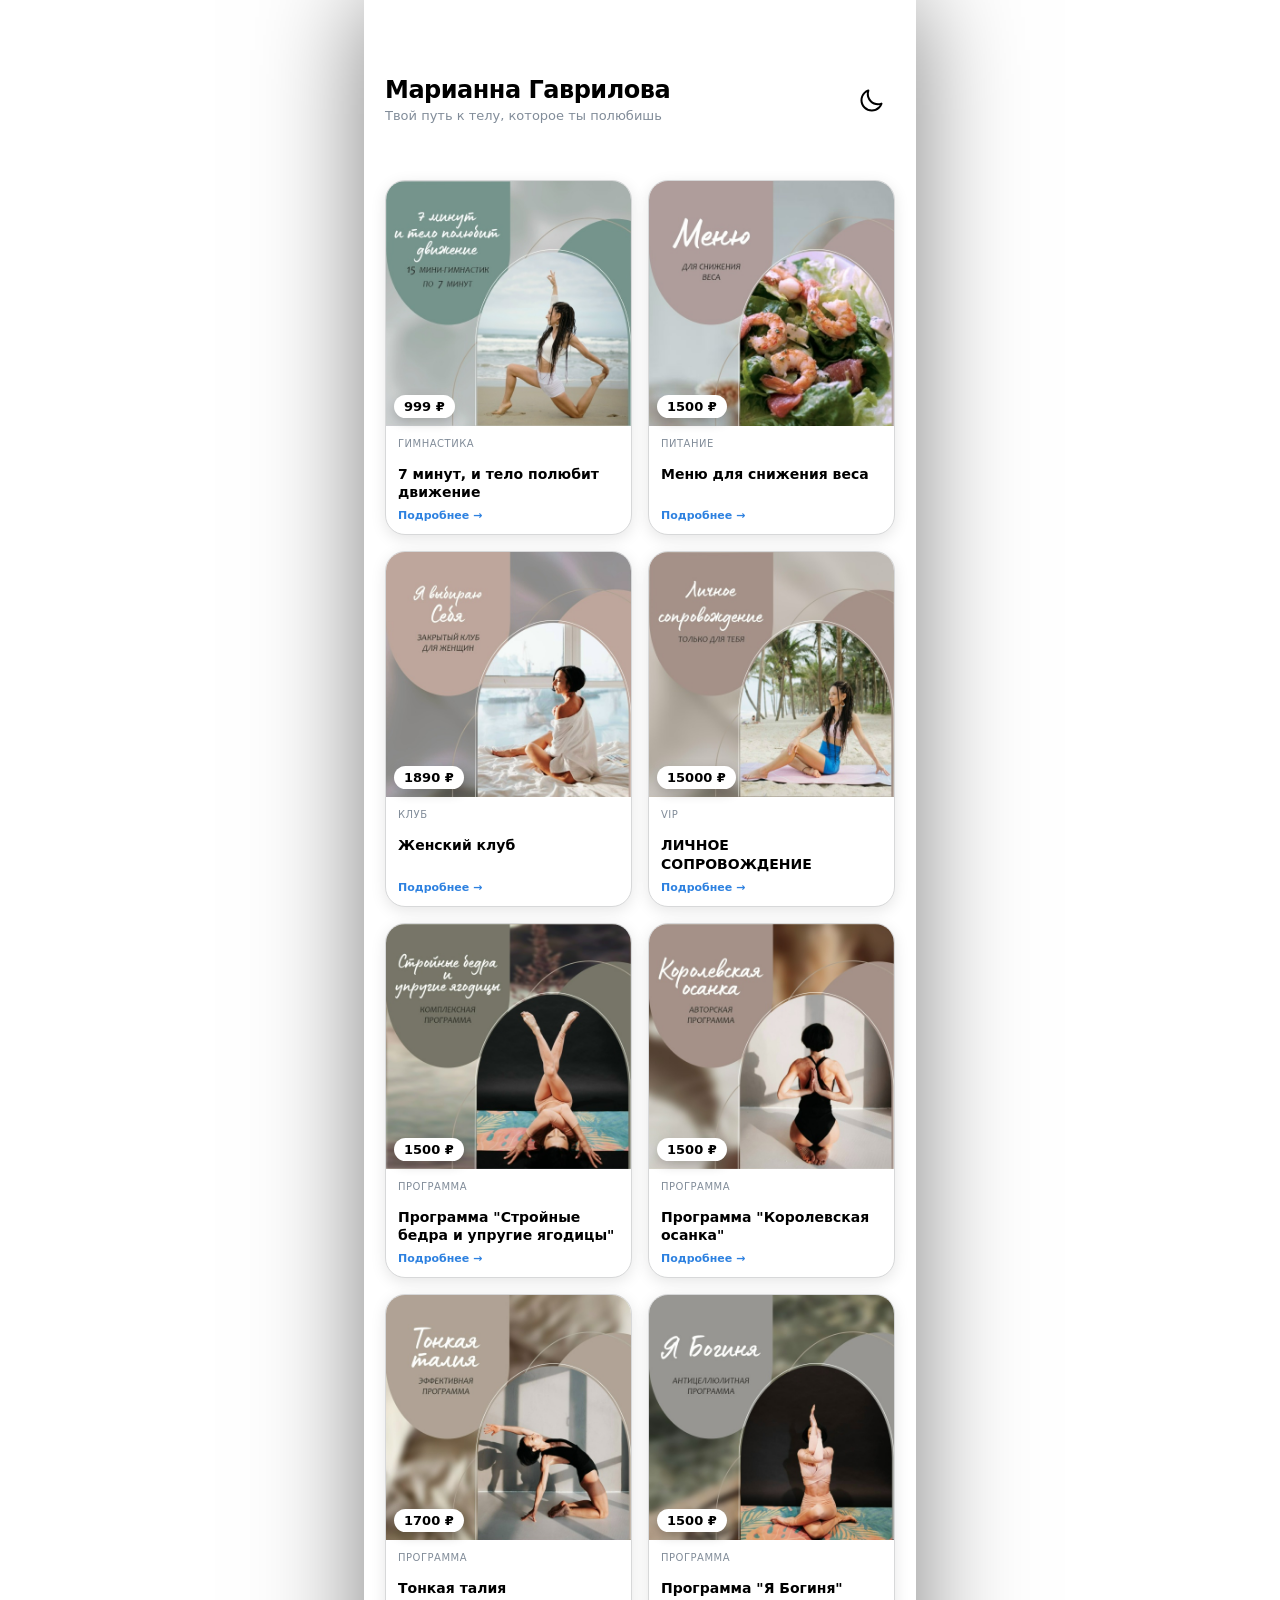
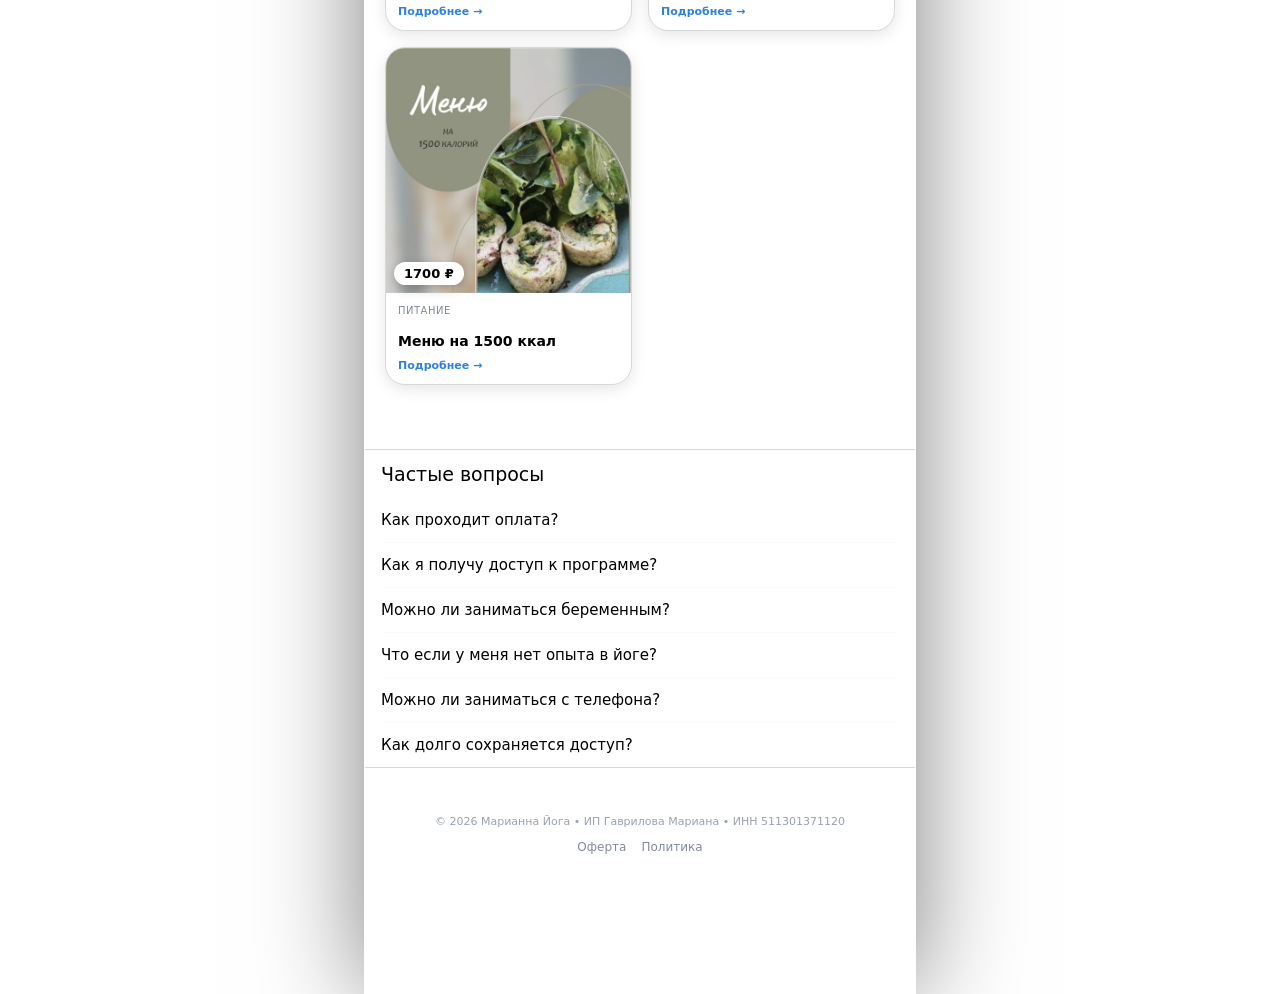
<file: index.html>
<!doctype html>
<html lang="ru">
  <head>
    <meta charset="UTF-8" />
    <meta name="viewport" content="width=device-width, initial-scale=1.0" />
    <meta http-equiv="refresh" content="0; url=./mini-app/" />
    <title>Марианна Йога</title>
    <script>
      window.location.replace('./mini-app/' + window.location.search + window.location.hash);
    </script>
  </head>
  <body>
    <a href="./mini-app/">Открыть мини-приложение</a>
  </body>
</html>
</file>
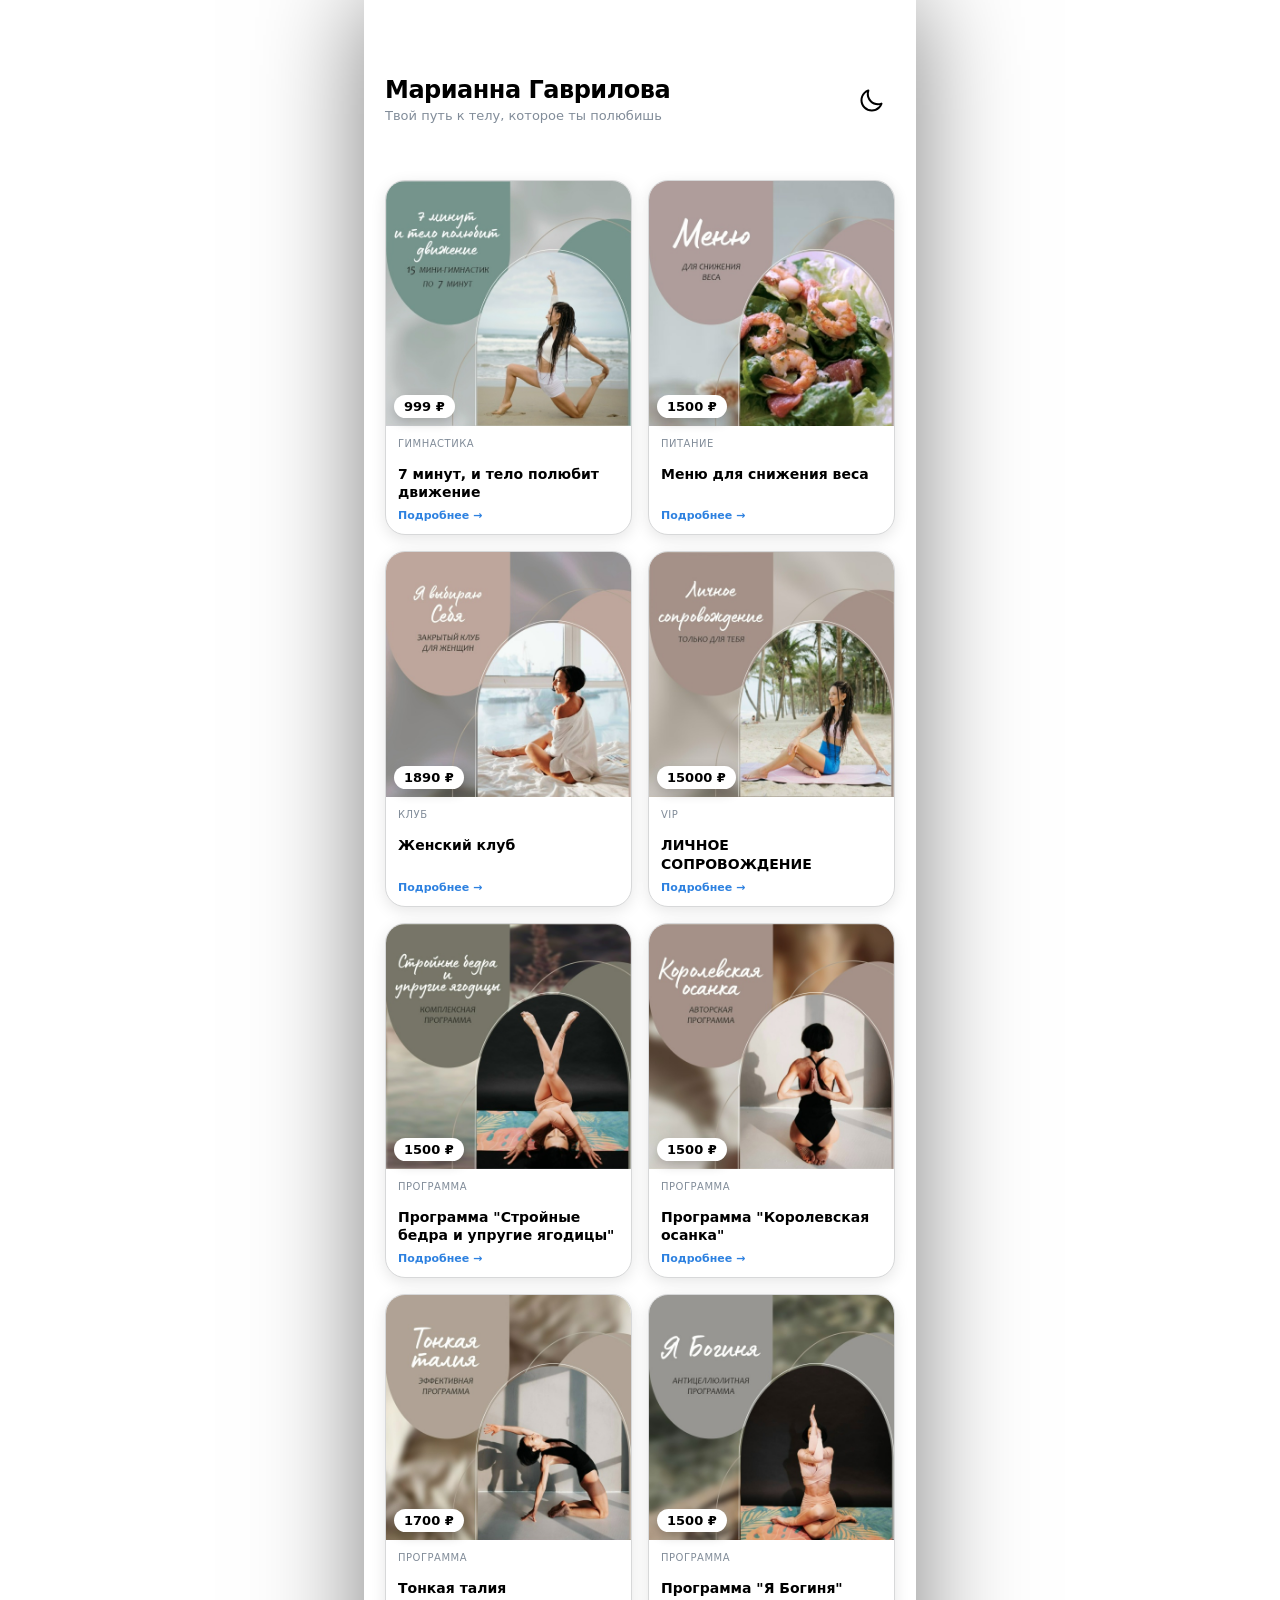
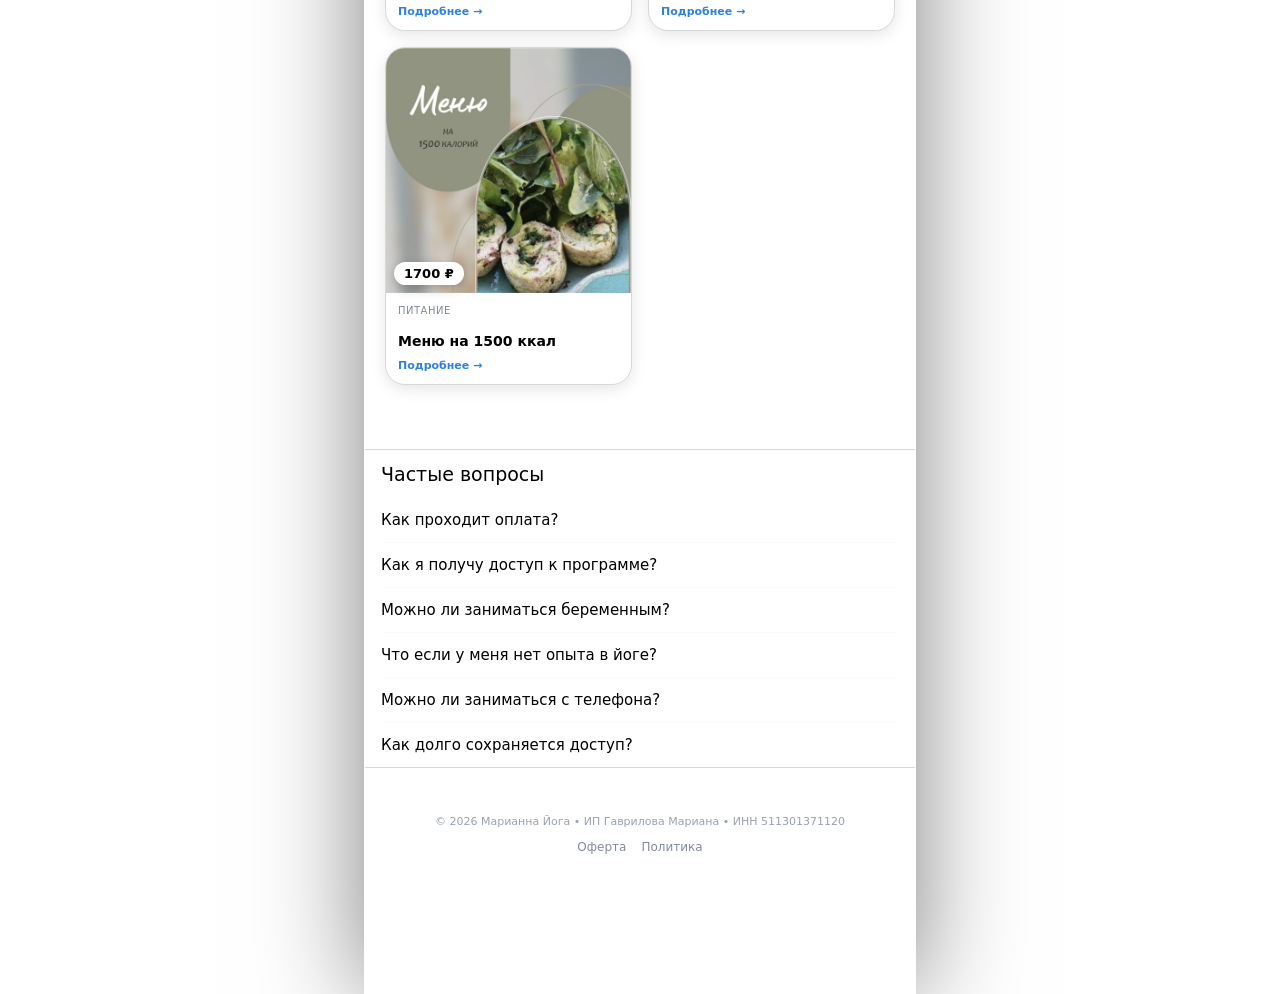
<file: mini-app/index.html>
<!DOCTYPE html>
<html lang="en">
  <head>
    <meta charset="UTF-8" />
    <link rel="icon" type="image/svg+xml" href="./logo.svg" />
    <meta
      name="viewport"
      content="width=device-width, initial-scale=1, shrink-to-fit=no, user-scalable=no, viewport-fit=cover"
    />
    <title>VK Mini App Boilerplate</title>
    <script type="module" crossorigin src="./assets/index-cHz_AmGB.js"></script>
    <link rel="stylesheet" crossorigin href="./assets/index-B8wx-imp.css">
    <script type="module">import.meta.url;import("_").catch(()=>1);(async function*(){})().next();if(location.protocol!="file:"){window.__vite_is_modern_browser=true}</script>
    <script type="module">!function(){if(window.__vite_is_modern_browser)return;console.warn("vite: loading legacy chunks, syntax error above and the same error below should be ignored");var e=document.getElementById("vite-legacy-polyfill"),n=document.createElement("script");n.src=e.src,n.onload=function(){System.import(document.getElementById('vite-legacy-entry').getAttribute('data-src'))},document.body.appendChild(n)}();</script>
  </head>
  <body>
    <div id="root"></div>
    <script nomodule>!function(){var e=document,t=e.createElement("script");if(!("noModule"in t)&&"onbeforeload"in t){var n=!1;e.addEventListener("beforeload",(function(e){if(e.target===t)n=!0;else if(!e.target.hasAttribute("nomodule")||!n)return;e.preventDefault()}),!0),t.type="module",t.src=".",e.head.appendChild(t),t.remove()}}();</script>
    <script nomodule crossorigin id="vite-legacy-polyfill" src="./assets/polyfills-legacy-D4zfMdJs.js"></script>
    <script nomodule crossorigin id="vite-legacy-entry" data-src="./assets/index-legacy-Be7w9BP-.js">System.import(document.getElementById('vite-legacy-entry').getAttribute('data-src'))</script>
  </body>
</html>
</file>
<file: mini-app/assets/index-B8wx-imp.css>
@import"https://fonts.googleapis.com/css2?family=Outfit:wght@300;400;600;700&display=swap";.vkui--vkBase--light,:root{--vkui--theme_name:"vkBase"}.vkui--vkBase--dark,.vkui--vkBase--light,:root{--vkui--theme_name_base:"vkBase";--vkui--size_base_padding_horizontal--regular:16px;--vkui--size_switch_height--regular:14px;--vkui--size_switch_height--compact:12px;--vkui--size_switch_width--regular:34px;--vkui--size_switch_width--compact:32px;--vkui--size_switch_pin--regular:20px;--vkui--size_switch_pin--compact:18px;--vkui--size_panel_header_height--regular:56px}.vkui--vkBase--dark,.vkui--vkBase--light,.vkui--vkCom--dark,.vkui--vkCom--light,.vkui--vkIOS--dark,.vkui--vkIOS--light,:root{--vkui--gradient_black:transparent 0%,rgba(0,0,0,.02) 15%,rgba(0,0,0,.08) 30%,rgba(0,0,0,.32) 70%,rgba(0,0,0,.38) 85%,rgba(0,0,0,.4) 100%;--vkui--gradient_white:rgba(255,255,255,0) 0%,rgba(255,255,255,.05) 15%,rgba(255,255,255,.2) 30%,rgba(255,255,255,.8) 70%,rgba(255,255,255,.95) 85%,#fff 100%;--vkui--blur_m:16px;--vkui--font_weight_accent1:600;--vkui--font_weight_accent2:500;--vkui--font_weight_accent3:400;--vkui--font_weight_base1:600;--vkui--font_weight_base2:500;--vkui--font_weight_base3:400;--vkui--font_display_title1--font_size--regular:23px;--vkui--font_display_title1--line_height--regular:28px;--vkui--font_display_title1--font_weight--regular:600;--vkui--font_display_title2--font_size--regular:21px;--vkui--font_display_title2--line_height--regular:26px;--vkui--font_display_title2--font_weight--regular:600;--vkui--font_display_title2--font_size--compact:22px;--vkui--font_display_title2--line_height--compact:24px;--vkui--font_display_title2--font_weight--compact:600;--vkui--font_display_title3--font_size--regular:19px;--vkui--font_display_title3--line_height--regular:24px;--vkui--font_display_title3--font_weight--regular:600;--vkui--font_display_title4--font_size--regular:17px;--vkui--font_display_title4--line_height--regular:22px;--vkui--font_display_title4--font_weight--regular:600;--vkui--font_title1--font_size--regular:24px;--vkui--font_title1--line_height--regular:28px;--vkui--font_title1--font_weight--regular:600;--vkui--font_title2--font_size--regular:20px;--vkui--font_title2--line_height--regular:24px;--vkui--font_title2--font_weight--regular:500;--vkui--font_title3--font_size--regular:17px;--vkui--font_title3--line_height--regular:22px;--vkui--font_title3--font_weight--regular:600;--vkui--font_headline1--font_size--regular:16px;--vkui--font_headline1--line_height--regular:20px;--vkui--font_headline1--font_weight--regular:500;--vkui--font_headline2--font_size--regular:15px;--vkui--font_headline2--line_height--regular:20px;--vkui--font_headline2--font_weight--regular:500;--vkui--font_headline2--font_size--compact:14px;--vkui--font_headline2--line_height--compact:20px;--vkui--font_text--font_size--regular:16px;--vkui--font_text--line_height--regular:20px;--vkui--font_text--font_weight--regular:400;--vkui--font_paragraph--font_size--regular:15px;--vkui--font_paragraph--line_height--regular:20px;--vkui--font_paragraph--font_weight--regular:400;--vkui--font_subhead--font_size--regular:14px;--vkui--font_subhead--line_height--regular:18px;--vkui--font_subhead--font_weight--regular:400;--vkui--font_footnote--font_size--regular:13px;--vkui--font_footnote--line_height--regular:16px;--vkui--font_footnote--font_weight--regular:400;--vkui--font_footnote_caps--font_size--regular:13px;--vkui--font_footnote_caps--line_height--regular:16px;--vkui--font_footnote_caps--font_weight--regular:600;--vkui--font_footnote_caps--text_transform--regular:uppercase;--vkui--font_caption1--font_size--regular:12px;--vkui--font_caption1--line_height--regular:14px;--vkui--font_caption1--font_weight--regular:400;--vkui--font_caption1_caps--font_size--regular:12px;--vkui--font_caption1_caps--line_height--regular:14px;--vkui--font_caption1_caps--font_weight--regular:600;--vkui--font_caption1_caps--text_transform--regular:uppercase;--vkui--font_caption2--font_size--regular:11px;--vkui--font_caption2--line_height--regular:14px;--vkui--font_caption2--font_weight--regular:400;--vkui--font_caption2_caps--font_size--regular:11px;--vkui--font_caption2_caps--line_height--regular:14px;--vkui--font_caption2_caps--font_weight--regular:600;--vkui--font_caption2_caps--text_transform--regular:uppercase;--vkui--font_caption3--font_size--regular:9px;--vkui--font_caption3--line_height--regular:12px;--vkui--font_caption3--font_weight--regular:400;--vkui--font_caption3_caps--font_size--regular:9px;--vkui--font_caption3_caps--line_height--regular:12px;--vkui--font_caption3_caps--font_weight--regular:600;--vkui--font_caption3_caps--text_transform--regular:uppercase;--vkui--size_select_icon_padding--regular:6px;--vkui--size_select_icon_padding--compact:7px;--vkui--size_popup_base_padding--regular:32px;--vkui--size_popup_base_padding--compact:20px;--vkui--size_popup_header_padding--regular:24px;--vkui--size_popup_header_padding--compact:16px;--vkui--size_label_horizontal_margin--regular:16px;--vkui--size_border_radius_rounded--regular:48px;--vkui--size_check_border_radius--regular:4px;--vkui--size_border_radius_paper--regular:12px;--vkui--size_border_radius_promo--regular:20px;--vkui--size_cell_height--regular:48px;--vkui--size_cell_height--compact:44px;--vkui--size_field_height--regular:44px;--vkui--size_field_height--compact:36px;--vkui--size_search_height--regular:36px;--vkui--size_search_height--compact:32px;--vkui--size_button_extra_small_height--regular:24px;--vkui--size_button_extra_small_height--compact:22px;--vkui--size_button_small_height--regular:30px;--vkui--size_button_small_height--compact:28px;--vkui--size_button_medium_height--regular:36px;--vkui--size_button_medium_height--compact:32px;--vkui--size_button_large_height--regular:44px;--vkui--size_button_large_height--compact:36px;--vkui--size_checkbox--regular:16px;--vkui--size_arrow--regular:8px;--vkui--size_arrow_promo--regular:40px;--vkui--size_popup_medium--regular:680px;--vkui--size_popup_large--regular:880px;--vkui--size_field_horizontal_padding--regular:12px;--vkui--size_button_padding_horizontal--regular:12px;--vkui--size_arrow_padding--regular:12px;--vkui--size_tooltip_margin--regular:8px;--vkui--size_icon_u_i--regular:16px;--vkui--size_avatar_x_s--regular:24px;--vkui--size_avatar_s--regular:32px;--vkui--size_avatar_m--regular:48px;--vkui--size_avatar_l--regular:96px;--vkui--size_avatar_x_l--regular:128px;--vkui--size_badge_x_s--regular:12px;--vkui--size_badge_s--regular:16px;--vkui--size_badge_m--regular:24px;--vkui--size_badge_l--regular:44px;--vkui--size_badge_x_l--regular:56px;--vkui--size_cardgrid_padding--regular:8px;--vkui--size_cardgrid_padding_vertical--regular:8px;--vkui--size_base_padding_vertical--regular:12px;--vkui--size_button_group_gap_space--regular:1px;--vkui--size_button_group_gap_small--regular:8px;--vkui--size_button_group_gap_medium--regular:12px;--vkui--size_option_hierarchy--regular:32px;--vkui--size_button_base_small_padding_horizontal--regular:16px;--vkui--size_button_base_medium_padding_horizontal--regular:16px;--vkui--size_button_base_large_padding_horizontal--regular:20px;--vkui--size_button_base_small_padding_horizontal_icon--regular:12px;--vkui--size_button_base_medium_padding_horizontal_icon--regular:12px;--vkui--size_button_base_large_padding_horizontal_icon--regular:16px;--vkui--size_button_tertiary_small_padding_horizontal--regular:12px;--vkui--size_button_tertiary_medium_padding_horizontal--regular:12px;--vkui--size_button_tertiary_large_padding_horizontal--regular:16px;--vkui--size_button_tertiary_small_padding_horizontal_icon--regular:8px;--vkui--size_button_tertiary_medium_padding_horizontal_icon--regular:8px;--vkui--size_button_tertiary_large_padding_horizontal_icon--regular:12px;--vkui--size_button_minimum_width--regular:80px;--vkui--size_split_col_padding_horizontal--regular:16px;--vkui--size_subnavigation_bar_gap--regular:8px;--vkui--size_subnavigation_bar_padding_vertical--regular:12px;--vkui--size_border1x--regular:1px;--vkui--size_border2x--regular:.5px;--vkui--size_border3x--regular:.33px;--vkui--spacing_size_3xs:2px;--vkui--spacing_size_2xs:2px;--vkui--spacing_size_xs:4px;--vkui--spacing_size_s:6px;--vkui--spacing_size_m:8px;--vkui--spacing_size_l:10px;--vkui--spacing_size_xl:12px;--vkui--spacing_size_2xl:16px;--vkui--spacing_size_3xl:20px;--vkui--spacing_size_4xl:24px;--vkui--animation_duration_l:.4s;--vkui--animation_duration_m:.2s;--vkui--animation_duration_s:.1s;--vkui--animation_easing_default:cubic-bezier(.3,.3,.5,1);--vkui--opacity_disable:.4;--vkui--opacity_disable_accessibility:.64;--vkui--opacity_active:.72;--vkui--z_index_modal:99;--vkui--z_index_popout:100;--vkui--font_headline--font_size--regular:16px;--vkui--font_headline--line_height--regular:20px;--vkui--font_headline--font_weight--regular:500;--vkui--color_background_accent_tint:#5a9eff;--vkui--color_background_contrast_secondary_alpha--hover:rgba(255,255,255,.24);--vkui--color_background_contrast_secondary_alpha--active:rgba(255,255,255,.28);--vkui--color_text_primary_invariably:#000;--vkui--color_text_link_tint:#71aaeb;--vkui--color_text_link_visited:#4986cc;--vkui--color_icon_contrast_secondary:#f2f3f5;--vkui--color_accent_orange_fire:#f05c44;--vkui--color_accent_secondary:#3f8ae0;--vkui--color_overlay_primary:rgba(0,0,0,.4);--vkui--color_overlay_primary--hover:rgba(0,0,0,.44);--vkui--color_overlay_primary--active:rgba(0,0,0,.48);--vkui--color_avatar_overlay:rgba(0,0,0,.6);--vkui--color_avatar_overlay--hover:rgba(0,0,0,.64);--vkui--color_avatar_overlay--active:rgba(0,0,0,.68);--vkui--color_avatar_overlay_inverse_alpha:rgba(255,255,255,.85);--vkui--color_avatar_overlay_inverse_alpha--hover:rgba(255,255,255,.89);--vkui--color_avatar_overlay_inverse_alpha--active:rgba(255,255,255,.93);--vkui--color_transparent:transparent}.vkui--vkBase--light,.vkui--vkCom--light,.vkui--vkIOS--light,:root{--vkui--gradient_tint:rgba(250,250,250,0) 0%,rgba(250,250,250,.05) 15%,rgba(250,250,250,.2) 30%,rgba(250,250,250,.8) 70%,rgba(250,250,250,.95) 85%,#f9f9f9 100%;--vkui--gradient:rgba(255,255,255,0) 0%,rgba(255,255,255,.05) 15%,rgba(255,255,255,.2) 30%,rgba(255,255,255,.8) 70%,rgba(255,255,255,.95) 85%,#fff 100%;--vkui--elevation1:0px 0px 2px rgba(0,0,0,.03),0px 2px 2px rgba(0,0,0,.06);--vkui--elevation1_invert_y:0px 0px 2px rgba(0,0,0,.03),0px -2px 2px rgba(0,0,0,.06);--vkui--elevation2:0px 4px 8px rgba(0,0,0,.04),0px 0px 4px rgba(0,0,0,.06);--vkui--elevation3:0px 0px 2px rgba(0,0,0,.08),0px 4px 16px rgba(0,0,0,.08);--vkui--elevation4:0px 0px 8px rgba(0,0,0,.12),0px 16px 16px rgba(0,0,0,.16);--vkui--colors_scheme:light;--vkui--color_background_accent_tint--hover:#5698f7;--vkui--color_background_accent_tint--active:#5393ef;--vkui--color_background_accent_alternative--hover:#2483e4;--vkui--color_background_accent_alternative--active:#237edd;--vkui--color_background_content--hover:#f5f5f7;--vkui--color_background_content--active:#ebecef;--vkui--color_background_content_alpha:rgba(255,255,255,.8);--vkui--color_background_content_alpha--hover:rgba(255,255,255,.84);--vkui--color_background_content_alpha--active:rgba(255,255,255,.88);--vkui--color_background_content_inverse:#19191a;--vkui--color_background_content_inverse--hover:#18191b;--vkui--color_background_content_inverse--active:#17181d;--vkui--color_background_tertiary_alpha:rgba(0,0,0,.03);--vkui--color_background_tertiary_alpha--hover:rgba(0,0,0,.07);--vkui--color_background_tertiary_alpha--active:rgba(0,0,0,.11);--vkui--color_background_contrast--hover:#f5f5f7;--vkui--color_background_contrast--active:#ebecef;--vkui--color_background_contrast_secondary_alpha:rgba(255,255,255,.2);--vkui--color_background_contrast_themed:#fff;--vkui--color_background_contrast_themed--hover:#f5f5f7;--vkui--color_background_contrast_themed--active:#ebecef;--vkui--color_background_modal:#fff;--vkui--color_background_modal--hover:#f5f5f7;--vkui--color_background_modal--active:#ebecef;--vkui--color_background_positive--hover:#48ac4a;--vkui--color_background_positive--active:#45a64a;--vkui--color_background_positive_tint:#e8f9e8;--vkui--color_background_positive_tint--hover:#dff0e1;--vkui--color_background_positive_tint--active:#d5e6da;--vkui--color_background_warning:#fff2d6;--vkui--color_background_warning--hover:#f5e9d0;--vkui--color_background_warning--active:#ebe0ca;--vkui--color_background_negative--hover:#dd4446;--vkui--color_background_negative--active:#d44245;--vkui--color_background_info_tint:#deeeff;--vkui--color_background_info_tint--hover:#d5e5f7;--vkui--color_background_info_tint--active:#ccdcef;--vkui--color_header_background--hover:#f5f5f7;--vkui--color_header_background--active:#ebecef;--vkui--color_text_primary:#000;--vkui--color_text_primary--hover:#000102;--vkui--color_text_primary--active:#000105;--vkui--color_text_primary_alpha:rgba(37,41,46,.84);--vkui--color_text_primary_alpha--hover:rgba(37,41,46,.88);--vkui--color_text_primary_alpha--active:rgba(37,41,46,.92);--vkui--color_text_primary_invariably--hover:#000102;--vkui--color_text_primary_invariably--active:#000105;--vkui--color_text_secondary--hover:#7c8795;--vkui--color_text_secondary--active:#778292;--vkui--color_text_secondary_alpha:rgba(37,41,46,.55);--vkui--color_text_secondary_alpha--hover:rgba(37,41,46,.59);--vkui--color_text_secondary_alpha--active:rgba(37,41,46,.63);--vkui--color_text_tertiary--hover:#939ca9;--vkui--color_text_tertiary--active:#8d96a4;--vkui--color_text_contrast--hover:#f5f5f7;--vkui--color_text_contrast--active:#ebecef;--vkui--color_text_contrast_themed--hover:#f5f5f7;--vkui--color_text_contrast_themed--active:#ebecef;--vkui--color_text_positive--hover:#48ac4a;--vkui--color_text_positive--active:#45a64a;--vkui--color_text_negative--hover:#dd4446;--vkui--color_text_negative--active:#d44245;--vkui--color_text_link_tint--hover:#6ca4e4;--vkui--color_text_link_tint--active:#689edd;--vkui--color_text_link_visited--hover:#4681c6;--vkui--color_text_link_visited--active:#437dc1;--vkui--color_link_contrast--hover:#f5f5f7;--vkui--color_link_contrast--active:#ebecef;--vkui--color_icon_primary:#2c2d2e;--vkui--color_icon_primary--hover:#2a2c2f;--vkui--color_icon_primary--active:#282b2f;--vkui--color_icon_primary_invariably--hover:#2a2c2f;--vkui--color_icon_primary_invariably--active:#282b2f;--vkui--color_icon_medium_alpha:rgba(0,0,0,.48);--vkui--color_icon_medium_alpha--hover:rgba(0,0,0,.52);--vkui--color_icon_medium_alpha--active:rgba(0,0,0,.56);--vkui--color_icon_secondary--hover:#939ca9;--vkui--color_icon_secondary--active:#8d96a4;--vkui--color_icon_secondary_alpha:rgba(0,0,0,.36);--vkui--color_icon_secondary_alpha--hover:rgba(0,0,0,.4);--vkui--color_icon_secondary_alpha--active:rgba(0,0,0,.44);--vkui--color_icon_tertiary_alpha:rgba(0,0,0,.24);--vkui--color_icon_tertiary_alpha--hover:rgba(0,0,0,.28);--vkui--color_icon_tertiary_alpha--active:rgba(0,0,0,.32);--vkui--color_icon_contrast--hover:#f5f5f7;--vkui--color_icon_contrast--active:#ebecef;--vkui--color_icon_contrast_themed--hover:#f5f5f7;--vkui--color_icon_contrast_themed--active:#ebecef;--vkui--color_icon_contrast_secondary--hover:#e8eaee;--vkui--color_icon_contrast_secondary--active:#dfe1e6;--vkui--color_icon_positive--hover:#48ac4a;--vkui--color_icon_positive--active:#45a64a;--vkui--color_icon_warning:#f8a01c;--vkui--color_icon_warning--hover:#ee9a1d;--vkui--color_icon_warning--active:#e4941f;--vkui--color_icon_negative--hover:#dd4446;--vkui--color_icon_negative--active:#d44245;--vkui--color_separator_primary2x--hover:#c3c4c7;--vkui--color_separator_primary2x--active:#bbbdc1;--vkui--color_separator_primary3x--hover:#b6b8bc;--vkui--color_separator_primary3x--active:#afb1b6;--vkui--color_separator_primary_alpha:rgba(0,0,0,.12);--vkui--color_separator_primary_alpha--hover:rgba(0,0,0,.16);--vkui--color_separator_primary_alpha--active:rgba(0,0,0,.2);--vkui--color_stroke_positive--hover:#48ac4a;--vkui--color_stroke_positive--active:#45a64a;--vkui--color_stroke_negative--hover:#dd4446;--vkui--color_stroke_negative--active:#d44245;--vkui--color_stroke_contrast:#fff;--vkui--color_stroke_contrast--hover:#f5f5f7;--vkui--color_stroke_contrast--active:#ebecef;--vkui--color_stroke_primary:#2c2d2e;--vkui--color_stroke_primary--hover:#2a2c2f;--vkui--color_stroke_primary--active:#282b2f;--vkui--color_image_border_alpha:rgba(0,0,0,.08);--vkui--color_image_border_alpha--hover:rgba(0,0,0,.12);--vkui--color_image_border_alpha--active:rgba(0,0,0,.16);--vkui--color_field_border_alpha:rgba(0,0,0,.12);--vkui--color_field_border_alpha--hover:rgba(0,0,0,.24);--vkui--color_field_border_alpha--active:rgba(0,0,0,.36);--vkui--color_accent_red--hover:#f53247;--vkui--color_accent_red--active:#eb3046;--vkui--color_accent_orange_fire--hover:#e65944;--vkui--color_accent_orange_fire--active:#dd5643;--vkui--color_accent_orange--hover:#f59a02;--vkui--color_accent_orange--active:#eb9405;--vkui--color_accent_orange_peach:#f9b54f;--vkui--color_accent_orange_peach--hover:#efae4e;--vkui--color_accent_orange_peach--active:#e5a84e;--vkui--color_accent_green--hover:#48ac4a;--vkui--color_accent_green--active:#45a64a;--vkui--color_accent_purple--hover:#6e59df;--vkui--color_accent_purple--active:#6a56d8;--vkui--color_accent_violet--hover:#742dbb;--vkui--color_accent_violet--active:#6f2cb6;--vkui--color_accent_raspberry_pink:#e03fab;--vkui--color_accent_raspberry_pink--hover:#d73da7;--vkui--color_accent_raspberry_pink--active:#ce3ba2;--vkui--color_accent_secondary--hover:#3c85d9;--vkui--color_accent_secondary--active:#3a80d3;--vkui--color_action_sheet_text:#3f8ae0;--vkui--color_action_sheet_text--hover:#3c85d9;--vkui--color_action_sheet_text--active:#3a80d3;--vkui--color_image_placeholder:#f2f3f5;--vkui--color_image_placeholder--hover:#e8eaee;--vkui--color_image_placeholder--active:#dfe1e6;--vkui--color_image_placeholder_alpha:rgba(0,28,61,.08);--vkui--color_image_placeholder_alpha--hover:rgba(0,28,61,.12);--vkui--color_image_placeholder_alpha--active:rgba(0,28,61,.16);--vkui--color_write_bar_input_border_alpha:rgba(0,0,0,.08);--vkui--color_write_bar_input_border_alpha--hover:rgba(0,0,0,.12);--vkui--color_write_bar_input_border_alpha--active:rgba(0,0,0,.16);--vkui--color_segmented_control:#fff;--vkui--color_segmented_control--hover:#f5f5f7;--vkui--color_segmented_control--active:#ebecef;--vkui--color_tabbar_text_inactive:#99a2ad;--vkui--color_tabbar_text_inactive--hover:#939ca9;--vkui--color_tabbar_text_inactive--active:#8d96a4;--vkui--color_transparent--hover:rgba(0,16,61,.04);--vkui--color_transparent--active:rgba(0,16,61,.08)}.vkui--vkBase--dark,.vkui--vkBase--light,.vkui--vkIOS--dark,.vkui--vkIOS--light,:root{--vkui--font_family_fallbacks:-apple-system,system-ui,"Helvetica Neue",Roboto,sans-serif;--vkui--font_family_accent:-apple-system,system-ui,"Helvetica Neue",Roboto,sans-serif;--vkui--font_family_base:-apple-system,system-ui,"Helvetica Neue",Roboto,sans-serif;--vkui--font_display_title1--font_family--regular:-apple-system,system-ui,"Helvetica Neue",Roboto,sans-serif;--vkui--font_display_title2--font_family--regular:-apple-system,system-ui,"Helvetica Neue",Roboto,sans-serif;--vkui--font_display_title2--font_family--compact:-apple-system,system-ui,"Helvetica Neue",Roboto,sans-serif;--vkui--font_display_title3--font_family--regular:-apple-system,system-ui,"Helvetica Neue",Roboto,sans-serif;--vkui--font_display_title4--font_family--regular:-apple-system,system-ui,"Helvetica Neue",Roboto,sans-serif;--vkui--font_title1--font_family--regular:-apple-system,system-ui,"Helvetica Neue",Roboto,sans-serif;--vkui--font_title2--font_family--regular:-apple-system,system-ui,"Helvetica Neue",Roboto,sans-serif;--vkui--font_title3--font_family--regular:-apple-system,system-ui,"Helvetica Neue",Roboto,sans-serif;--vkui--font_headline1--font_family--regular:-apple-system,system-ui,"Helvetica Neue",Roboto,sans-serif;--vkui--font_headline1--font_size--compact:15px;--vkui--font_headline1--line_height--compact:20px;--vkui--font_headline2--font_family--regular:-apple-system,system-ui,"Helvetica Neue",Roboto,sans-serif;--vkui--font_text--font_family--regular:-apple-system,system-ui,"Helvetica Neue",Roboto,sans-serif;--vkui--font_text--font_size--compact:15px;--vkui--font_text--line_height--compact:20px;--vkui--font_paragraph--font_family--regular:-apple-system,system-ui,"Helvetica Neue",Roboto,sans-serif;--vkui--font_subhead--font_family--regular:-apple-system,system-ui,"Helvetica Neue",Roboto,sans-serif;--vkui--font_subhead--font_size--compact:13px;--vkui--font_subhead--line_height--compact:16px;--vkui--font_footnote--font_family--regular:-apple-system,system-ui,"Helvetica Neue",Roboto,sans-serif;--vkui--font_footnote_caps--font_family--regular:-apple-system,system-ui,"Helvetica Neue",Roboto,sans-serif;--vkui--font_caption1--font_family--regular:-apple-system,system-ui,"Helvetica Neue",Roboto,sans-serif;--vkui--font_caption1_caps--font_family--regular:-apple-system,system-ui,"Helvetica Neue",Roboto,sans-serif;--vkui--font_caption2--font_family--regular:-apple-system,system-ui,"Helvetica Neue",Roboto,sans-serif;--vkui--font_caption2_caps--font_family--regular:-apple-system,system-ui,"Helvetica Neue",Roboto,sans-serif;--vkui--font_caption3--font_family--regular:-apple-system,system-ui,"Helvetica Neue",Roboto,sans-serif;--vkui--font_caption3_caps--font_family--regular:-apple-system,system-ui,"Helvetica Neue",Roboto,sans-serif;--vkui--size_popup_small--regular:430px;--vkui--size_form_item_padding_vertical--regular:12px;--vkui--font_headline--font_family--regular:-apple-system,system-ui,"Helvetica Neue",Roboto,sans-serif;--vkui--font_headline--font_size--compact:15px;--vkui--font_headline--line_height--compact:20px;--vkui--color_background_contrast_inverse:#2c2d2e;--vkui--color_background_positive:#4bb34b;--vkui--color_text_positive:#4bb34b;--vkui--color_icon_primary_invariably:#2c2d2e;--vkui--color_icon_positive:#4bb34b;--vkui--color_stroke_positive:#4bb34b;--vkui--color_accent_gray:#a3adb8;--vkui--color_accent_red:#ff3347;--vkui--color_accent_orange:#ffa000;--vkui--color_accent_lime:#aff70d;--vkui--color_accent_green:#4bb34b;--vkui--color_accent_cyan:#13ffd0;--vkui--color_accent_azure:#07f;--vkui--color_accent_pink:#f45fff;--vkui--color_overlay_secondary:rgba(0,0,0,.27);--vkui--color_overlay_secondary--hover:rgba(0,0,0,.31);--vkui--color_overlay_secondary--active:rgba(0,0,0,.35)}.vkui--vkBase--dark,.vkui--vkBase--light,.vkui--vkCom--dark,.vkui--vkCom--light,:root{--vkui--size_border_radius--regular:8px;--vkui--size_card_border_radius--regular:8px;--vkui--size_panel_header_height--compact:48px;--vkui--animation_easing_platform:cubic-bezier(.4,0,.2,1)}.vkui--vkBase--light,.vkui--vkIOS--light,:root{--vkui--color_background_accent:#2688eb;--vkui--color_background_accent--hover:#2483e4;--vkui--color_background_accent--active:#237edd;--vkui--color_background_accent_themed:#2688eb;--vkui--color_background_accent_themed--hover:#2483e4;--vkui--color_background_accent_themed--active:#237edd;--vkui--color_background_accent_themed_alpha:rgba(38,136,235,.2);--vkui--color_background_accent_themed_alpha--hover:rgba(38,136,235,.24);--vkui--color_background_accent_themed_alpha--active:rgba(38,136,235,.28);--vkui--color_background:#ebedf0;--vkui--color_background--hover:#e2e4e9;--vkui--color_background--active:#d8dbe2;--vkui--color_background_content:#fff;--vkui--color_background_secondary:#f5f5f5;--vkui--color_background_secondary--hover:#ebecee;--vkui--color_background_secondary--active:#e1e3e6;--vkui--color_background_secondary_alpha:rgba(0,0,0,.04);--vkui--color_background_secondary_alpha--hover:rgba(0,0,0,.08);--vkui--color_background_secondary_alpha--active:rgba(0,0,0,.12);--vkui--color_background_tertiary:#f9f9f9;--vkui--color_background_tertiary--hover:#eff0f1;--vkui--color_background_tertiary--active:#e5e6ea;--vkui--color_background_contrast:#fff;--vkui--color_background_contrast_inverse--hover:#2a2c2f;--vkui--color_background_contrast_inverse--active:#282b2f;--vkui--color_background_modal_inverse:#1c1d1e;--vkui--color_background_modal_inverse--hover:#1b1c1f;--vkui--color_background_modal_inverse--active:#1a1c20;--vkui--color_background_negative:#e64646;--vkui--color_background_negative_tint:#ffe9e9;--vkui--color_background_negative_tint--hover:#f5e0e2;--vkui--color_background_negative_tint--active:#ebd8db;--vkui--color_field_background:#f2f3f5;--vkui--color_field_background--hover:#e8eaee;--vkui--color_field_background--active:#dfe1e6;--vkui--color_header_background:#fff;--vkui--color_text_accent:#2688eb;--vkui--color_text_accent--hover:#2483e4;--vkui--color_text_accent--active:#237edd;--vkui--color_text_accent_themed:#2688eb;--vkui--color_text_accent_themed--hover:#2483e4;--vkui--color_text_accent_themed--active:#237edd;--vkui--color_text_secondary:#818c99;--vkui--color_text_subhead:#6d7885;--vkui--color_text_subhead--hover:#697482;--vkui--color_text_subhead--active:#64707f;--vkui--color_text_tertiary:#99a2ad;--vkui--color_text_contrast:#fff;--vkui--color_text_contrast_themed:#fff;--vkui--color_text_negative:#e64646;--vkui--color_text_link:#2d81e0;--vkui--color_text_link--hover:#2b7cd9;--vkui--color_text_link--active:#2978d3;--vkui--color_text_link_themed:#2d81e0;--vkui--color_text_link_themed--hover:#2b7cd9;--vkui--color_text_link_themed--active:#2978d3;--vkui--color_text_muted:#2c2d2e;--vkui--color_text_muted--hover:#2a2c2f;--vkui--color_text_muted--active:#282b2f;--vkui--color_link_contrast:#fff;--vkui--color_icon_accent:#2688eb;--vkui--color_icon_accent--hover:#2483e4;--vkui--color_icon_accent--active:#237edd;--vkui--color_icon_accent_themed:#2688eb;--vkui--color_icon_accent_themed--hover:#2483e4;--vkui--color_icon_accent_themed--active:#237edd;--vkui--color_icon_medium:#818c99;--vkui--color_icon_medium--hover:#7c8795;--vkui--color_icon_medium--active:#778292;--vkui--color_icon_secondary:#99a2ad;--vkui--color_icon_tertiary:#b8c1cc;--vkui--color_icon_tertiary--hover:#b1bac6;--vkui--color_icon_tertiary--active:#a9b3c1;--vkui--color_icon_contrast:#fff;--vkui--color_icon_contrast_themed:#fff;--vkui--color_icon_negative:#e64646;--vkui--color_stroke_accent:#2688eb;--vkui--color_stroke_accent--hover:#2483e4;--vkui--color_stroke_accent--active:#237edd;--vkui--color_stroke_accent_themed:#2688eb;--vkui--color_stroke_accent_themed--hover:#2483e4;--vkui--color_stroke_accent_themed--active:#237edd;--vkui--color_separator_primary:#d7d8d9;--vkui--color_separator_primary--hover:#ced0d3;--vkui--color_separator_primary--active:#c6c8cd;--vkui--color_separator_primary2x:#cbcccd;--vkui--color_separator_primary3x:#bebfc1;--vkui--color_separator_secondary:#e1e3e6;--vkui--color_separator_secondary--hover:#d8dbdf;--vkui--color_separator_secondary--active:#cfd2d8;--vkui--color_stroke_negative:#e64646;--vkui--color_accent_blue:#2688eb;--vkui--color_accent_blue--hover:#2483e4;--vkui--color_accent_blue--active:#237edd;--vkui--color_accent_gray--hover:#9ca7b3;--vkui--color_accent_gray--active:#96a0ae;--vkui--color_accent_lime--hover:#a8ee0f;--vkui--color_accent_lime--active:#a1e511;--vkui--color_accent_cyan--hover:#12f5ca;--vkui--color_accent_cyan--active:#11ecc4;--vkui--color_accent_azure--hover:#0073f7;--vkui--color_accent_azure--active:#006fef;--vkui--color_accent_purple:#735ce6;--vkui--color_accent_violet:#792ec0;--vkui--color_accent_pink--hover:#ea5cf7;--vkui--color_accent_pink--active:#e059ef;--vkui--color_skeleton_from:#f5f5f5;--vkui--color_skeleton_from--hover:#ebecee;--vkui--color_skeleton_from--active:#e1e3e6;--vkui--color_skeleton_to:#e1e3e6;--vkui--color_skeleton_to--hover:#d8dbdf;--vkui--color_skeleton_to--active:#cfd2d8;--vkui--color_button_text:#2688eb;--vkui--color_button_text--hover:#2483e4;--vkui--color_button_text--active:#237edd;--vkui--color_button_icon:#2688eb;--vkui--color_button_icon--hover:#2483e4;--vkui--color_button_icon--active:#237edd;--vkui--color_button_stroke:#2688eb;--vkui--color_button_stroke--hover:#2483e4;--vkui--color_button_stroke--active:#237edd;--vkui--color_write_bar_icon:#3f8ae0;--vkui--color_write_bar_icon--hover:#3c85d9;--vkui--color_write_bar_icon--active:#3a80d3;--vkui--color_write_bar_input_background:#f2f3f5;--vkui--color_write_bar_input_background--hover:#e8eaee;--vkui--color_write_bar_input_background--active:#dfe1e6;--vkui--color_write_bar_input_border:#e1e3e6;--vkui--color_write_bar_input_border--hover:#d8dbdf;--vkui--color_write_bar_input_border--active:#cfd2d8;--vkui--color_track_background:#e1e3e6;--vkui--color_track_background--hover:#d8dbdf;--vkui--color_track_background--active:#cfd2d8;--vkui--color_track_buffer:#a0bfe4;--vkui--color_track_buffer--hover:#9ab8dd;--vkui--color_track_buffer--active:#93b1d7;--vkui--color_search_field_background:#ebedf0;--vkui--color_search_field_background--hover:#e2e4e9;--vkui--color_search_field_background--active:#d8dbe2;--vkui--color_panel_header_icon:#2688eb;--vkui--color_panel_header_icon--hover:#2483e4;--vkui--color_panel_header_icon--active:#237edd}.vkui--vkBase--light,.vkui--vkCom--dark,.vkui--vkCom--light,.vkui--vkIOS--light,:root{--vkui--color_background_accent_alternative:#2688eb}.vkui--vkBase--dark{--vkui--theme_name:"vkBaseDark"}.vkui--vkBase--dark,.vkui--vkIOS--dark{--vkui--gradient_tint:rgba(32,32,33,0) 0%,rgba(32,32,33,.05) 15%,rgba(32,32,33,.2) 30%,rgba(32,32,33,.8) 70%,rgba(32,32,33,.95) 85%,#202021 100%;--vkui--gradient:rgba(25,25,26,0) 0%,rgba(25,25,26,.05) 15%,rgba(25,25,26,.2) 30%,rgba(25,25,26,.8) 70%,rgba(25,25,26,.95) 85%,#19191a 100%;--vkui--color_background_accent:#529ef4;--vkui--color_background_accent--hover:#59a2f4;--vkui--color_background_accent--active:#60a6f5;--vkui--color_background_accent_themed:#fff;--vkui--color_background_accent_themed--hover:#ebedf0;--vkui--color_background_accent_themed--active:#d7d8db;--vkui--color_background_accent_alternative:#529ef4;--vkui--color_background_accent_alternative--hover:#59a2f4;--vkui--color_background_accent_alternative--active:#60a6f5;--vkui--color_background:#0a0a0a;--vkui--color_background--hover:#141414;--vkui--color_background--active:#1e1e1e;--vkui--color_background_content:#19191a;--vkui--color_background_content--hover:#222223;--vkui--color_background_content--active:#2b2b2c;--vkui--color_background_secondary:#232324;--vkui--color_background_secondary--hover:#2c2c2d;--vkui--color_background_secondary--active:#353536;--vkui--color_background_secondary_alpha:rgba(255,255,255,.1);--vkui--color_background_secondary_alpha--hover:rgba(255,255,255,.14);--vkui--color_background_secondary_alpha--active:rgba(255,255,255,.18);--vkui--color_background_tertiary:#202021;--vkui--color_background_tertiary--hover:#29292a;--vkui--color_background_tertiary--active:#323233;--vkui--color_background_contrast_inverse--hover:#343536;--vkui--color_background_contrast_inverse--active:#3d3e3f;--vkui--color_background_contrast_themed:#2c2d2e;--vkui--color_background_contrast_themed--hover:#343536;--vkui--color_background_contrast_themed--active:#3d3e3f;--vkui--color_background_modal:#1c1d1e;--vkui--color_background_modal--hover:#252627;--vkui--color_background_modal--active:#2e2f30;--vkui--color_background_positive_tint:#2e3e2b;--vkui--color_background_positive_tint--hover:#364633;--vkui--color_background_positive_tint--active:#3f4d3c;--vkui--color_background_negative:#ff5c5c;--vkui--color_field_background:#232324;--vkui--color_field_background--hover:#2c2c2d;--vkui--color_field_background--active:#353536;--vkui--color_header_background:#19191a;--vkui--color_header_background--hover:#222223;--vkui--color_header_background--active:#2b2b2c;--vkui--color_text_accent:#529ef4;--vkui--color_text_accent--hover:#59a2f4;--vkui--color_text_accent--active:#60a6f5;--vkui--color_text_accent_themed:#fff;--vkui--color_text_accent_themed--hover:#ebedf0;--vkui--color_text_accent_themed--active:#d7d8db;--vkui--color_text_primary:#e1e3e6;--vkui--color_text_secondary:#76787a;--vkui--color_text_secondary--hover:#7b7d7f;--vkui--color_text_secondary--active:#818385;--vkui--color_text_subhead:#969a9f;--vkui--color_text_subhead--hover:#9a9ea3;--vkui--color_text_subhead--active:#9ea2a7;--vkui--color_text_tertiary:#5d5f61;--vkui--color_text_tertiary--hover:#636567;--vkui--color_text_tertiary--active:#6a6c6e;--vkui--color_text_contrast_themed:#000;--vkui--color_text_contrast_themed--hover:#0a0a0a;--vkui--color_text_contrast_themed--active:#141414;--vkui--color_text_negative:#ff5c5c;--vkui--color_text_link:#529ef4;--vkui--color_text_link--hover:#59a2f4;--vkui--color_text_link--active:#60a6f5;--vkui--color_text_link_themed:#fff;--vkui--color_text_link_themed--hover:#ebedf0;--vkui--color_text_link_themed--active:#d7d8db;--vkui--color_text_muted:#e1e3e6;--vkui--color_text_muted--hover:#e2e4e7;--vkui--color_text_muted--active:#e3e5e8;--vkui--color_icon_accent:#529ef4;--vkui--color_icon_accent--hover:#59a2f4;--vkui--color_icon_accent--active:#60a6f5;--vkui--color_icon_accent_themed:#fff;--vkui--color_icon_accent_themed--hover:#ebedf0;--vkui--color_icon_accent_themed--active:#d7d8db;--vkui--color_icon_medium:#b0b1b6;--vkui--color_icon_medium--hover:#b3b4b9;--vkui--color_icon_medium--active:#b6b7bc;--vkui--color_icon_medium_alpha:rgba(241,247,255,.66);--vkui--color_icon_medium_alpha--hover:rgba(241,247,255,.7);--vkui--color_icon_medium_alpha--active:rgba(241,247,255,.74);--vkui--color_icon_secondary:#76787a;--vkui--color_icon_secondary--hover:#7b7d7f;--vkui--color_icon_secondary--active:#818385;--vkui--color_icon_secondary_alpha:rgba(241,247,255,.43);--vkui--color_icon_secondary_alpha--hover:rgba(241,247,255,.47);--vkui--color_icon_secondary_alpha--active:rgba(241,247,255,.51);--vkui--color_icon_tertiary:#5d5f61;--vkui--color_icon_tertiary--hover:#636567;--vkui--color_icon_tertiary--active:#6a6c6e;--vkui--color_icon_tertiary_alpha:rgba(255,255,255,.3);--vkui--color_icon_tertiary_alpha--hover:rgba(255,255,255,.34);--vkui--color_icon_tertiary_alpha--active:rgba(255,255,255,.38);--vkui--color_icon_contrast--hover:#ebedf0;--vkui--color_icon_contrast--active:#d7d8db;--vkui--color_icon_contrast_themed:#000;--vkui--color_icon_contrast_themed--hover:#0a0a0a;--vkui--color_icon_contrast_themed--active:#141414;--vkui--color_icon_negative:#ff5c5c;--vkui--color_stroke_accent:#529ef4;--vkui--color_stroke_accent--hover:#59a2f4;--vkui--color_stroke_accent--active:#60a6f5;--vkui--color_stroke_accent_themed:#fff;--vkui--color_stroke_accent_themed--hover:#ebedf0;--vkui--color_stroke_accent_themed--active:#d7d8db;--vkui--color_separator_secondary:#141415;--vkui--color_separator_secondary--hover:#1d1d1e;--vkui--color_separator_secondary--active:#272728;--vkui--color_stroke_negative:#ff5c5c;--vkui--color_accent_blue:#71aaeb;--vkui--color_accent_blue--hover:#77adec;--vkui--color_accent_blue--active:#7cb1ed;--vkui--color_accent_gray--hover:#a7b0bb;--vkui--color_accent_gray--active:#aab4be;--vkui--color_accent_lime--hover:#b2f717;--vkui--color_accent_lime--active:#b5f820;--vkui--color_accent_cyan--hover:#1cffd2;--vkui--color_accent_cyan--active:#26ffd4;--vkui--color_accent_azure--hover:#0a7cff;--vkui--color_accent_azure--active:#1482ff;--vkui--color_accent_purple:#9985ff;--vkui--color_accent_purple--hover:#9d8aff;--vkui--color_accent_purple--active:#a18fff;--vkui--color_accent_violet:#a94fff;--vkui--color_accent_pink--hover:#f465ff;--vkui--color_accent_pink--active:#f56cff;--vkui--color_skeleton_from:#232324;--vkui--color_skeleton_from--hover:#2c2c2d;--vkui--color_skeleton_from--active:#353536;--vkui--color_skeleton_to:#2c2d2e;--vkui--color_skeleton_to--hover:#343536;--vkui--color_skeleton_to--active:#3d3e3f;--vkui--color_button_text:#fff;--vkui--color_button_text--hover:#ebedf0;--vkui--color_button_text--active:#d7d8db;--vkui--color_button_icon:#fff;--vkui--color_button_icon--hover:#ebedf0;--vkui--color_button_icon--active:#d7d8db;--vkui--color_button_stroke:#fff;--vkui--color_button_stroke--hover:#ebedf0;--vkui--color_button_stroke--active:#d7d8db;--vkui--color_write_bar_icon:#76787a;--vkui--color_write_bar_icon--hover:#7b7d7f;--vkui--color_write_bar_icon--active:#818385;--vkui--color_write_bar_input_background:#2c2d2e;--vkui--color_write_bar_input_background--hover:#343536;--vkui--color_write_bar_input_background--active:#3d3e3f;--vkui--color_write_bar_input_border:#2c2d2e;--vkui--color_write_bar_input_border--hover:#343536;--vkui--color_write_bar_input_border--active:#3d3e3f;--vkui--color_track_background:#454647;--vkui--color_track_background--hover:#4c4d4e;--vkui--color_track_background--active:#545556;--vkui--color_track_buffer:#405772;--vkui--color_track_buffer--hover:#485e78;--vkui--color_track_buffer--active:#4f647d;--vkui--color_search_field_background:#363738;--vkui--color_search_field_background--hover:#3e3f40;--vkui--color_search_field_background--active:#464748;--vkui--color_panel_header_icon:#71aaeb}.vkui--vkBase--dark,.vkui--vkCom--dark,.vkui--vkIOS--dark{--vkui--elevation1:0px 0px 2px 0px rgba(0,0,0,.1),0px 2px 2px 0px rgba(0,0,0,.2);--vkui--elevation1_invert_y:0px 0px 2px 0px rgba(0,0,0,.1),0px -2px 2px 0px rgba(0,0,0,.2);--vkui--elevation2:0px 4px 8px 0px rgba(0,0,0,.15),0px 0px 4px 0px rgba(0,0,0,.2);--vkui--elevation3:0px 0px 2px 0px rgba(0,0,0,.3),0px 4px 16px 0px rgba(0,0,0,.3);--vkui--elevation4:0px 0px 8px 0px rgba(0,0,0,.1),0px 16px 16px 0px rgba(0,0,0,.2);--vkui--colors_scheme:dark;--vkui--color_background_accent_themed_alpha:rgba(255,255,255,.2);--vkui--color_background_accent_themed_alpha--hover:rgba(255,255,255,.24);--vkui--color_background_accent_themed_alpha--active:rgba(255,255,255,.28);--vkui--color_background_accent_tint--hover:#61a2ff;--vkui--color_background_accent_tint--active:#67a6ff;--vkui--color_background_content_alpha:rgba(25,25,26,.8);--vkui--color_background_content_alpha--hover:rgba(25,25,26,.84);--vkui--color_background_content_alpha--active:rgba(25,25,26,.88);--vkui--color_background_content_inverse:#fff;--vkui--color_background_content_inverse--hover:#ebedf0;--vkui--color_background_content_inverse--active:#d7d8db;--vkui--color_background_tertiary_alpha:rgba(255,255,255,.03);--vkui--color_background_tertiary_alpha--hover:rgba(255,255,255,.07);--vkui--color_background_tertiary_alpha--active:rgba(255,255,255,.11);--vkui--color_background_contrast--hover:#ebedf0;--vkui--color_background_contrast--active:#d7d8db;--vkui--color_background_contrast_secondary_alpha:rgba(255,255,255,.2);--vkui--color_background_modal_inverse:#fff;--vkui--color_background_modal_inverse--hover:#ebedf0;--vkui--color_background_modal_inverse--active:#d7d8db;--vkui--color_background_positive--hover:#52b652;--vkui--color_background_positive--active:#59b959;--vkui--color_background_warning:#473315;--vkui--color_background_warning--hover:#4e3b1e;--vkui--color_background_warning--active:#564328;--vkui--color_background_negative--hover:#ff6363;--vkui--color_background_negative--active:#ff6969;--vkui--color_background_negative_tint:#522e2e;--vkui--color_background_negative_tint--hover:#593636;--vkui--color_background_negative_tint--active:#603f3f;--vkui--color_background_info_tint:#1c3954;--vkui--color_background_info_tint--hover:#25415b;--vkui--color_background_info_tint--active:#2e4962;--vkui--color_text_primary--hover:#e2e4e7;--vkui--color_text_primary--active:#e3e5e8;--vkui--color_text_primary_alpha:rgba(249,252,255,.72);--vkui--color_text_primary_alpha--hover:rgba(249,252,255,.76);--vkui--color_text_primary_alpha--active:rgba(249,252,255,.8);--vkui--color_text_primary_invariably--hover:#0a0a0a;--vkui--color_text_primary_invariably--active:#141414;--vkui--color_text_secondary_alpha:rgba(247,251,255,.42);--vkui--color_text_secondary_alpha--hover:rgba(247,251,255,.46);--vkui--color_text_secondary_alpha--active:rgba(247,251,255,.5);--vkui--color_text_contrast--hover:#ebedf0;--vkui--color_text_contrast--active:#d7d8db;--vkui--color_text_positive--hover:#52b652;--vkui--color_text_positive--active:#59b959;--vkui--color_text_negative--hover:#ff6363;--vkui--color_text_negative--active:#ff6969;--vkui--color_text_link_tint--hover:#77adec;--vkui--color_text_link_tint--active:#7cb1ed;--vkui--color_text_link_visited--hover:#508bce;--vkui--color_text_link_visited--active:#5890d0;--vkui--color_link_contrast--hover:#ebedf0;--vkui--color_link_contrast--active:#d7d8db;--vkui--color_icon_primary:#e1e3e6;--vkui--color_icon_primary--hover:#e2e4e7;--vkui--color_icon_primary--active:#e3e5e8;--vkui--color_icon_primary_invariably--hover:#343536;--vkui--color_icon_primary_invariably--active:#3d3e3f;--vkui--color_icon_contrast_secondary--hover:#f3f3f5;--vkui--color_icon_contrast_secondary--active:#f3f4f6;--vkui--color_icon_positive--hover:#52b652;--vkui--color_icon_positive--active:#59b959;--vkui--color_icon_warning:#edb055;--vkui--color_icon_warning--hover:#eeb35c;--vkui--color_icon_warning--active:#eeb663;--vkui--color_icon_negative--hover:#ff6363;--vkui--color_icon_negative--active:#ff6969;--vkui--color_separator_primary:#363738;--vkui--color_separator_primary--hover:#3e3f40;--vkui--color_separator_primary--active:#464748;--vkui--color_separator_primary2x:#444546;--vkui--color_separator_primary2x--hover:#4b4c4d;--vkui--color_separator_primary2x--active:#535455;--vkui--color_separator_primary3x:#505253;--vkui--color_separator_primary3x--hover:#57595a;--vkui--color_separator_primary3x--active:#5e6061;--vkui--color_separator_primary_alpha:rgba(255,255,255,.12);--vkui--color_separator_primary_alpha--hover:rgba(255,255,255,.16);--vkui--color_separator_primary_alpha--active:rgba(255,255,255,.2);--vkui--color_stroke_positive--hover:#52b652;--vkui--color_stroke_positive--active:#59b959;--vkui--color_stroke_negative--hover:#ff6363;--vkui--color_stroke_negative--active:#ff6969;--vkui--color_stroke_contrast:#fff;--vkui--color_stroke_contrast--hover:#ebedf0;--vkui--color_stroke_contrast--active:#d7d8db;--vkui--color_stroke_primary:#e1e3e6;--vkui--color_stroke_primary--hover:#e2e4e7;--vkui--color_stroke_primary--active:#e3e5e8;--vkui--color_image_border_alpha:rgba(255,255,255,.08);--vkui--color_image_border_alpha--hover:rgba(255,255,255,.12);--vkui--color_image_border_alpha--active:rgba(255,255,255,.16);--vkui--color_field_border_alpha:rgba(255,255,255,.12);--vkui--color_field_border_alpha--hover:rgba(255,255,255,.16);--vkui--color_field_border_alpha--active:rgba(255,255,255,.2);--vkui--color_accent_red--hover:#ff3b4e;--vkui--color_accent_red--active:#ff4356;--vkui--color_accent_orange_fire--hover:#f1634b;--vkui--color_accent_orange_fire--active:#f16953;--vkui--color_accent_orange--hover:#ffa40a;--vkui--color_accent_orange--active:#ffa814;--vkui--color_accent_orange_peach:#ffc062;--vkui--color_accent_orange_peach--hover:#ffc368;--vkui--color_accent_orange_peach--active:#ffc56f;--vkui--color_accent_green--hover:#52b652;--vkui--color_accent_green--active:#59b959;--vkui--color_accent_violet--hover:#ac56ff;--vkui--color_accent_violet--active:#b05dff;--vkui--color_accent_raspberry_pink:#f060c0;--vkui--color_accent_raspberry_pink--hover:#f166c3;--vkui--color_accent_raspberry_pink--active:#f16dc5;--vkui--color_accent_secondary--hover:#478fe1;--vkui--color_accent_secondary--active:#4e93e2;--vkui--color_action_sheet_text:#71aaeb;--vkui--color_action_sheet_text--hover:#77adec;--vkui--color_action_sheet_text--active:#7cb1ed;--vkui--color_image_placeholder:#2a2b2c;--vkui--color_image_placeholder--hover:#333334;--vkui--color_image_placeholder--active:#3b3c3d;--vkui--color_image_placeholder_alpha:rgba(241,247,255,.08);--vkui--color_image_placeholder_alpha--hover:rgba(241,247,255,.12);--vkui--color_image_placeholder_alpha--active:rgba(241,247,255,.16);--vkui--color_write_bar_input_border_alpha:rgba(255,255,255,.8);--vkui--color_write_bar_input_border_alpha--hover:rgba(255,255,255,.84);--vkui--color_write_bar_input_border_alpha--active:rgba(255,255,255,.88);--vkui--color_panel_header_icon--hover:#77adec;--vkui--color_panel_header_icon--active:#7cb1ed;--vkui--color_segmented_control:#626364;--vkui--color_segmented_control--hover:#68696a;--vkui--color_segmented_control--active:#6f6f70;--vkui--color_tabbar_text_inactive:#76787a;--vkui--color_tabbar_text_inactive--hover:#7b7d7f;--vkui--color_tabbar_text_inactive--active:#818385;--vkui--color_transparent--hover:rgba(255,255,255,.04);--vkui--color_transparent--active:rgba(255,255,255,.08)}.vkui--vkBase--dark,.vkui--vkCom--light,.vkui--vkIOS--light{--vkui--theme_inherits_from:"vkBase"}.vkui--vkBase--dark,.vkui--vkCom--dark,.vkui--vkCom--light,.vkui--vkIOS--dark{--vkui--color_background_contrast:#fff;--vkui--color_text_contrast:#fff;--vkui--color_link_contrast:#fff}.vkui--vkBase--dark,.vkui--vkCom--light,.vkui--vkIOS--dark{--vkui--color_icon_contrast:#fff}.vkui--vkIOS--light{--vkui--theme_name:"vkIOS"}.vkui--vkIOS--dark,.vkui--vkIOS--light{--vkui--theme_name_base:"vkIOS";--vkui--size_border_radius--regular:10px;--vkui--size_card_border_radius--regular:10px;--vkui--size_switch_height--regular:31px;--vkui--size_switch_height--compact:27px;--vkui--size_switch_width--regular:51px;--vkui--size_switch_width--compact:47px;--vkui--size_switch_pin--regular:27px;--vkui--size_switch_pin--compact:23px;--vkui--size_panel_header_height--compact:52px;--vkui--size_panel_header_height--regular:52px;--vkui--animation_easing_platform:cubic-bezier(.36,.66,.04,1)}.vkui--vkCom--dark,.vkui--vkCom--light,.vkui--vkIOS--dark,.vkui--vkIOS--light{--vkui--size_base_padding_horizontal--regular:12px}.vkui--vkIOS--dark{--vkui--theme_name:"vkIOSDark"}.vkui--vkCom--dark,.vkui--vkIOS--dark{--vkui--theme_inherits_from:"vkBaseDark"}.vkui--vkCom--light{--vkui--theme_name:"vkCom";--vkui--color_background_accent:#447bba;--vkui--color_background_accent--hover:#4177b5;--vkui--color_background_accent--active:#3f72b0;--vkui--color_background_accent_themed:#447bba;--vkui--color_background_accent_themed--hover:#4177b5;--vkui--color_background_accent_themed--active:#3f72b0;--vkui--color_background_accent_themed_alpha:rgba(68,123,186,.12);--vkui--color_background_accent_themed_alpha--hover:rgba(68,123,186,.16);--vkui--color_background_accent_themed_alpha--active:rgba(68,123,186,.2);--vkui--color_background:#edeef0;--vkui--color_background--hover:#e4e5e9;--vkui--color_background--active:#dadce2;--vkui--color_background_content:#fff;--vkui--color_background_secondary:#f0f2f5;--vkui--color_background_secondary--hover:#e6e9ee;--vkui--color_background_secondary--active:#dde0e6;--vkui--color_background_secondary_alpha:rgba(39,63,92,.07);--vkui--color_background_secondary_alpha--hover:rgba(39,63,92,.11);--vkui--color_background_secondary_alpha--active:rgba(39,63,92,.15);--vkui--color_background_tertiary:#fafbfc;--vkui--color_background_tertiary--hover:#f0f2f4;--vkui--color_background_tertiary--active:#e6e8ed;--vkui--color_background_contrast_inverse--hover:#313233;--vkui--color_background_contrast_inverse--active:#2f3034;--vkui--color_background_modal_inverse:#2d2d2e;--vkui--color_background_modal_inverse--hover:#2b2c2f;--vkui--color_background_modal_inverse--active:#292b2f;--vkui--color_background_negative:#e64646;--vkui--color_background_negative_tint:#faebeb;--vkui--color_background_negative_tint--hover:#f0e2e4;--vkui--color_background_negative_tint--active:#e6d9dd;--vkui--color_field_background:#f7f8fa;--vkui--color_field_background--hover:#edeff2;--vkui--color_field_background--active:#e3e5eb;--vkui--color_header_background:#fff;--vkui--color_text_accent:#447bba;--vkui--color_text_accent--hover:#4177b5;--vkui--color_text_accent--active:#3f72b0;--vkui--color_text_accent_themed:#3770b1;--vkui--color_text_accent_themed--hover:#356cac;--vkui--color_text_accent_themed--active:#3368a8;--vkui--color_text_secondary:#818c99;--vkui--color_text_subhead:#626d7a;--vkui--color_text_subhead--hover:#5e6978;--vkui--color_text_subhead--active:#5a6675;--vkui--color_text_tertiary:#99a2ad;--vkui--color_text_contrast_themed:#fff;--vkui--color_text_negative:#e64646;--vkui--color_text_link:#2a5885;--vkui--color_text_link--hover:#285582;--vkui--color_text_link--active:#27527f;--vkui--color_text_link_themed:#2a5885;--vkui--color_text_link_themed--hover:#285582;--vkui--color_text_link_themed--active:#27527f;--vkui--color_text_muted:#333;--vkui--color_text_muted--hover:#313233;--vkui--color_text_muted--active:#2f3034;--vkui--color_icon_accent:#447bba;--vkui--color_icon_accent--hover:#4177b5;--vkui--color_icon_accent--active:#3f72b0;--vkui--color_icon_accent_themed:#3770b1;--vkui--color_icon_accent_themed--hover:#356cac;--vkui--color_icon_accent_themed--active:#3368a8;--vkui--color_icon_medium:#6f7985;--vkui--color_icon_medium--hover:#6b7582;--vkui--color_icon_medium--active:#66717f;--vkui--color_icon_secondary:#99a2ad;--vkui--color_icon_tertiary:#aeb7c2;--vkui--color_icon_tertiary--hover:#a7b0bd;--vkui--color_icon_tertiary--active:#a0aab7;--vkui--color_icon_contrast_themed:#fff;--vkui--color_icon_negative:#e64646;--vkui--color_stroke_accent:#447bba;--vkui--color_stroke_accent--hover:#4177b5;--vkui--color_stroke_accent--active:#3f72b0;--vkui--color_stroke_accent_themed:#3770b1;--vkui--color_stroke_accent_themed--hover:#356cac;--vkui--color_stroke_accent_themed--active:#3368a8;--vkui--color_separator_primary:#dce1e6;--vkui--color_separator_primary--hover:#d3d9df;--vkui--color_separator_primary--active:#cad0d8;--vkui--color_separator_primary2x:#cbcccd;--vkui--color_separator_primary3x:#bebfc1;--vkui--color_separator_secondary:#e7e8ec;--vkui--color_separator_secondary--hover:#dedfe5;--vkui--color_separator_secondary--active:#d5d7de;--vkui--color_stroke_negative:#e64646;--vkui--color_accent_blue:#5181b8;--vkui--color_accent_blue--hover:#4e7cb3;--vkui--color_accent_blue--active:#4b78ae;--vkui--color_accent_gray--hover:#a7b0bd;--vkui--color_accent_gray--active:#a0aab7;--vkui--color_accent_lime:#bff74f;--vkui--color_accent_lime--hover:#b7ee4e;--vkui--color_accent_lime--active:#b0e54e;--vkui--color_accent_cyan:#7cf4dc;--vkui--color_accent_cyan--hover:#77ebd6;--vkui--color_accent_cyan--active:#72e2cf;--vkui--color_accent_azure:#3f8ae0;--vkui--color_accent_azure--hover:#3c85d9;--vkui--color_accent_azure--active:#3a80d3;--vkui--color_accent_purple:#735ce6;--vkui--color_accent_violet:#792ec0;--vkui--color_accent_pink:#f685ff;--vkui--color_accent_pink--hover:#ec80f7;--vkui--color_accent_pink--active:#e27cef;--vkui--color_overlay_secondary:rgba(44,45,46,.5);--vkui--color_overlay_secondary--hover:rgba(44,45,46,.54);--vkui--color_overlay_secondary--active:rgba(44,45,46,.58);--vkui--color_skeleton_from:#f0f2f5;--vkui--color_skeleton_from--hover:#e6e9ee;--vkui--color_skeleton_from--active:#dde0e6;--vkui--color_skeleton_to:#e7e8ec;--vkui--color_skeleton_to--hover:#dedfe5;--vkui--color_skeleton_to--active:#d5d7de;--vkui--color_button_text:#346297;--vkui--color_button_text--hover:#325f93;--vkui--color_button_text--active:#305b90;--vkui--color_button_icon:#346297;--vkui--color_button_icon--hover:#325f93;--vkui--color_button_icon--active:#305b90;--vkui--color_button_stroke:#346297;--vkui--color_button_stroke--hover:#325f93;--vkui--color_button_stroke--active:#305b90;--vkui--color_write_bar_icon:#818c99;--vkui--color_write_bar_icon--hover:#7c8795;--vkui--color_write_bar_icon--active:#778292;--vkui--color_write_bar_input_background:#fff;--vkui--color_write_bar_input_background--hover:#f5f5f7;--vkui--color_write_bar_input_background--active:#ebecef;--vkui--color_write_bar_input_border:#d3d9de;--vkui--color_write_bar_input_border--hover:#cbd1d8;--vkui--color_write_bar_input_border--active:#c2c9d1;--vkui--color_track_background:#d3d9de;--vkui--color_track_background--hover:#cbd1d8;--vkui--color_track_background--active:#c2c9d1;--vkui--color_track_buffer:#447bba;--vkui--color_track_buffer--hover:#4177b5;--vkui--color_track_buffer--active:#3f72b0;--vkui--color_search_field_background:#edeef0;--vkui--color_search_field_background--hover:#e4e5e9;--vkui--color_search_field_background--active:#dadce2;--vkui--color_panel_header_icon:#447bba;--vkui--color_panel_header_icon--hover:#4177b5;--vkui--color_panel_header_icon--active:#3f72b0}.vkui--vkCom--dark,.vkui--vkCom--light{--vkui--theme_name_base:"vkCom";--vkui--font_family_fallbacks:-apple-system,BlinkMacSystemFont,"Roboto","Helvetica Neue",Geneva,"Noto Sans Armenian","Noto Sans Bengali","Noto Sans Cherokee","Noto Sans Devanagari","Noto Sans Ethiopic","Noto Sans Georgian","Noto Sans Hebrew","Noto Sans Kannada","Noto Sans Khmer","Noto Sans Lao","Noto Sans Osmanya","Noto Sans Tamil","Noto Sans Telugu","Noto Sans Thai",arial,Tahoma,verdana,sans-serif;--vkui--font_family_accent:"VK Sans Display","VK Sans Display Faux",-apple-system,BlinkMacSystemFont,"Roboto","Helvetica Neue",Geneva,"Noto Sans Armenian","Noto Sans Bengali","Noto Sans Cherokee","Noto Sans Devanagari","Noto Sans Ethiopic","Noto Sans Georgian","Noto Sans Hebrew","Noto Sans Kannada","Noto Sans Khmer","Noto Sans Lao","Noto Sans Osmanya","Noto Sans Tamil","Noto Sans Telugu","Noto Sans Thai",arial,Tahoma,verdana,sans-serif;--vkui--font_family_base:-apple-system,BlinkMacSystemFont,"Roboto","Helvetica Neue",Geneva,"Noto Sans Armenian","Noto Sans Bengali","Noto Sans Cherokee","Noto Sans Devanagari","Noto Sans Ethiopic","Noto Sans Georgian","Noto Sans Hebrew","Noto Sans Kannada","Noto Sans Khmer","Noto Sans Lao","Noto Sans Osmanya","Noto Sans Tamil","Noto Sans Telugu","Noto Sans Thai",arial,Tahoma,verdana,sans-serif;--vkui--font_display_title1--font_family--regular:"VK Sans Display","VK Sans Display Faux",-apple-system,BlinkMacSystemFont,"Roboto","Helvetica Neue",Geneva,"Noto Sans Armenian","Noto Sans Bengali","Noto Sans Cherokee","Noto Sans Devanagari","Noto Sans Ethiopic","Noto Sans Georgian","Noto Sans Hebrew","Noto Sans Kannada","Noto Sans Khmer","Noto Sans Lao","Noto Sans Osmanya","Noto Sans Tamil","Noto Sans Telugu","Noto Sans Thai",arial,Tahoma,verdana,sans-serif;--vkui--font_display_title2--font_family--regular:"VK Sans Display","VK Sans Display Faux",-apple-system,BlinkMacSystemFont,"Roboto","Helvetica Neue",Geneva,"Noto Sans Armenian","Noto Sans Bengali","Noto Sans Cherokee","Noto Sans Devanagari","Noto Sans Ethiopic","Noto Sans Georgian","Noto Sans Hebrew","Noto Sans Kannada","Noto Sans Khmer","Noto Sans Lao","Noto Sans Osmanya","Noto Sans Tamil","Noto Sans Telugu","Noto Sans Thai",arial,Tahoma,verdana,sans-serif;--vkui--font_display_title2--font_family--compact:"VK Sans Display","VK Sans Display Faux",-apple-system,BlinkMacSystemFont,"Roboto","Helvetica Neue",Geneva,"Noto Sans Armenian","Noto Sans Bengali","Noto Sans Cherokee","Noto Sans Devanagari","Noto Sans Ethiopic","Noto Sans Georgian","Noto Sans Hebrew","Noto Sans Kannada","Noto Sans Khmer","Noto Sans Lao","Noto Sans Osmanya","Noto Sans Tamil","Noto Sans Telugu","Noto Sans Thai",arial,Tahoma,verdana,sans-serif;--vkui--font_display_title3--font_family--regular:"VK Sans Display","VK Sans Display Faux",-apple-system,BlinkMacSystemFont,"Roboto","Helvetica Neue",Geneva,"Noto Sans Armenian","Noto Sans Bengali","Noto Sans Cherokee","Noto Sans Devanagari","Noto Sans Ethiopic","Noto Sans Georgian","Noto Sans Hebrew","Noto Sans Kannada","Noto Sans Khmer","Noto Sans Lao","Noto Sans Osmanya","Noto Sans Tamil","Noto Sans Telugu","Noto Sans Thai",arial,Tahoma,verdana,sans-serif;--vkui--font_display_title4--font_family--regular:"VK Sans Display","VK Sans Display Faux",-apple-system,BlinkMacSystemFont,"Roboto","Helvetica Neue",Geneva,"Noto Sans Armenian","Noto Sans Bengali","Noto Sans Cherokee","Noto Sans Devanagari","Noto Sans Ethiopic","Noto Sans Georgian","Noto Sans Hebrew","Noto Sans Kannada","Noto Sans Khmer","Noto Sans Lao","Noto Sans Osmanya","Noto Sans Tamil","Noto Sans Telugu","Noto Sans Thai",arial,Tahoma,verdana,sans-serif;--vkui--font_title1--font_family--regular:-apple-system,BlinkMacSystemFont,"Roboto","Helvetica Neue",Geneva,"Noto Sans Armenian","Noto Sans Bengali","Noto Sans Cherokee","Noto Sans Devanagari","Noto Sans Ethiopic","Noto Sans Georgian","Noto Sans Hebrew","Noto Sans Kannada","Noto Sans Khmer","Noto Sans Lao","Noto Sans Osmanya","Noto Sans Tamil","Noto Sans Telugu","Noto Sans Thai",arial,Tahoma,verdana,sans-serif;--vkui--font_title2--font_family--regular:-apple-system,BlinkMacSystemFont,"Roboto","Helvetica Neue",Geneva,"Noto Sans Armenian","Noto Sans Bengali","Noto Sans Cherokee","Noto Sans Devanagari","Noto Sans Ethiopic","Noto Sans Georgian","Noto Sans Hebrew","Noto Sans Kannada","Noto Sans Khmer","Noto Sans Lao","Noto Sans Osmanya","Noto Sans Tamil","Noto Sans Telugu","Noto Sans Thai",arial,Tahoma,verdana,sans-serif;--vkui--font_title3--font_family--regular:-apple-system,BlinkMacSystemFont,"Roboto","Helvetica Neue",Geneva,"Noto Sans Armenian","Noto Sans Bengali","Noto Sans Cherokee","Noto Sans Devanagari","Noto Sans Ethiopic","Noto Sans Georgian","Noto Sans Hebrew","Noto Sans Kannada","Noto Sans Khmer","Noto Sans Lao","Noto Sans Osmanya","Noto Sans Tamil","Noto Sans Telugu","Noto Sans Thai",arial,Tahoma,verdana,sans-serif;--vkui--font_headline1--font_family--regular:-apple-system,BlinkMacSystemFont,"Roboto","Helvetica Neue",Geneva,"Noto Sans Armenian","Noto Sans Bengali","Noto Sans Cherokee","Noto Sans Devanagari","Noto Sans Ethiopic","Noto Sans Georgian","Noto Sans Hebrew","Noto Sans Kannada","Noto Sans Khmer","Noto Sans Lao","Noto Sans Osmanya","Noto Sans Tamil","Noto Sans Telugu","Noto Sans Thai",arial,Tahoma,verdana,sans-serif;--vkui--font_headline1--font_size--compact:14px;--vkui--font_headline1--line_height--compact:18px;--vkui--font_headline2--font_family--regular:-apple-system,BlinkMacSystemFont,"Roboto","Helvetica Neue",Geneva,"Noto Sans Armenian","Noto Sans Bengali","Noto Sans Cherokee","Noto Sans Devanagari","Noto Sans Ethiopic","Noto Sans Georgian","Noto Sans Hebrew","Noto Sans Kannada","Noto Sans Khmer","Noto Sans Lao","Noto Sans Osmanya","Noto Sans Tamil","Noto Sans Telugu","Noto Sans Thai",arial,Tahoma,verdana,sans-serif;--vkui--font_text--font_family--regular:-apple-system,BlinkMacSystemFont,"Roboto","Helvetica Neue",Geneva,"Noto Sans Armenian","Noto Sans Bengali","Noto Sans Cherokee","Noto Sans Devanagari","Noto Sans Ethiopic","Noto Sans Georgian","Noto Sans Hebrew","Noto Sans Kannada","Noto Sans Khmer","Noto Sans Lao","Noto Sans Osmanya","Noto Sans Tamil","Noto Sans Telugu","Noto Sans Thai",arial,Tahoma,verdana,sans-serif;--vkui--font_text--font_size--compact:13px;--vkui--font_text--line_height--compact:16px;--vkui--font_paragraph--font_family--regular:-apple-system,BlinkMacSystemFont,"Roboto","Helvetica Neue",Geneva,"Noto Sans Armenian","Noto Sans Bengali","Noto Sans Cherokee","Noto Sans Devanagari","Noto Sans Ethiopic","Noto Sans Georgian","Noto Sans Hebrew","Noto Sans Kannada","Noto Sans Khmer","Noto Sans Lao","Noto Sans Osmanya","Noto Sans Tamil","Noto Sans Telugu","Noto Sans Thai",arial,Tahoma,verdana,sans-serif;--vkui--font_subhead--font_family--regular:-apple-system,BlinkMacSystemFont,"Roboto","Helvetica Neue",Geneva,"Noto Sans Armenian","Noto Sans Bengali","Noto Sans Cherokee","Noto Sans Devanagari","Noto Sans Ethiopic","Noto Sans Georgian","Noto Sans Hebrew","Noto Sans Kannada","Noto Sans Khmer","Noto Sans Lao","Noto Sans Osmanya","Noto Sans Tamil","Noto Sans Telugu","Noto Sans Thai",arial,Tahoma,verdana,sans-serif;--vkui--font_subhead--font_size--compact:14px;--vkui--font_subhead--line_height--compact:18px;--vkui--font_footnote--font_family--regular:-apple-system,BlinkMacSystemFont,"Roboto","Helvetica Neue",Geneva,"Noto Sans Armenian","Noto Sans Bengali","Noto Sans Cherokee","Noto Sans Devanagari","Noto Sans Ethiopic","Noto Sans Georgian","Noto Sans Hebrew","Noto Sans Kannada","Noto Sans Khmer","Noto Sans Lao","Noto Sans Osmanya","Noto Sans Tamil","Noto Sans Telugu","Noto Sans Thai",arial,Tahoma,verdana,sans-serif;--vkui--font_footnote_caps--font_family--regular:-apple-system,BlinkMacSystemFont,"Roboto","Helvetica Neue",Geneva,"Noto Sans Armenian","Noto Sans Bengali","Noto Sans Cherokee","Noto Sans Devanagari","Noto Sans Ethiopic","Noto Sans Georgian","Noto Sans Hebrew","Noto Sans Kannada","Noto Sans Khmer","Noto Sans Lao","Noto Sans Osmanya","Noto Sans Tamil","Noto Sans Telugu","Noto Sans Thai",arial,Tahoma,verdana,sans-serif;--vkui--font_caption1--font_family--regular:-apple-system,BlinkMacSystemFont,"Roboto","Helvetica Neue",Geneva,"Noto Sans Armenian","Noto Sans Bengali","Noto Sans Cherokee","Noto Sans Devanagari","Noto Sans Ethiopic","Noto Sans Georgian","Noto Sans Hebrew","Noto Sans Kannada","Noto Sans Khmer","Noto Sans Lao","Noto Sans Osmanya","Noto Sans Tamil","Noto Sans Telugu","Noto Sans Thai",arial,Tahoma,verdana,sans-serif;--vkui--font_caption1_caps--font_family--regular:-apple-system,BlinkMacSystemFont,"Roboto","Helvetica Neue",Geneva,"Noto Sans Armenian","Noto Sans Bengali","Noto Sans Cherokee","Noto Sans Devanagari","Noto Sans Ethiopic","Noto Sans Georgian","Noto Sans Hebrew","Noto Sans Kannada","Noto Sans Khmer","Noto Sans Lao","Noto Sans Osmanya","Noto Sans Tamil","Noto Sans Telugu","Noto Sans Thai",arial,Tahoma,verdana,sans-serif;--vkui--font_caption2--font_family--regular:-apple-system,BlinkMacSystemFont,"Roboto","Helvetica Neue",Geneva,"Noto Sans Armenian","Noto Sans Bengali","Noto Sans Cherokee","Noto Sans Devanagari","Noto Sans Ethiopic","Noto Sans Georgian","Noto Sans Hebrew","Noto Sans Kannada","Noto Sans Khmer","Noto Sans Lao","Noto Sans Osmanya","Noto Sans Tamil","Noto Sans Telugu","Noto Sans Thai",arial,Tahoma,verdana,sans-serif;--vkui--font_caption2_caps--font_family--regular:-apple-system,BlinkMacSystemFont,"Roboto","Helvetica Neue",Geneva,"Noto Sans Armenian","Noto Sans Bengali","Noto Sans Cherokee","Noto Sans Devanagari","Noto Sans Ethiopic","Noto Sans Georgian","Noto Sans Hebrew","Noto Sans Kannada","Noto Sans Khmer","Noto Sans Lao","Noto Sans Osmanya","Noto Sans Tamil","Noto Sans Telugu","Noto Sans Thai",arial,Tahoma,verdana,sans-serif;--vkui--font_caption3--font_family--regular:-apple-system,BlinkMacSystemFont,"Roboto","Helvetica Neue",Geneva,"Noto Sans Armenian","Noto Sans Bengali","Noto Sans Cherokee","Noto Sans Devanagari","Noto Sans Ethiopic","Noto Sans Georgian","Noto Sans Hebrew","Noto Sans Kannada","Noto Sans Khmer","Noto Sans Lao","Noto Sans Osmanya","Noto Sans Tamil","Noto Sans Telugu","Noto Sans Thai",arial,Tahoma,verdana,sans-serif;--vkui--font_caption3_caps--font_family--regular:-apple-system,BlinkMacSystemFont,"Roboto","Helvetica Neue",Geneva,"Noto Sans Armenian","Noto Sans Bengali","Noto Sans Cherokee","Noto Sans Devanagari","Noto Sans Ethiopic","Noto Sans Georgian","Noto Sans Hebrew","Noto Sans Kannada","Noto Sans Khmer","Noto Sans Lao","Noto Sans Osmanya","Noto Sans Tamil","Noto Sans Telugu","Noto Sans Thai",arial,Tahoma,verdana,sans-serif;--vkui--size_popup_small--regular:448px;--vkui--size_switch_height--regular:10px;--vkui--size_switch_height--compact:10px;--vkui--size_switch_width--regular:27px;--vkui--size_switch_width--compact:27px;--vkui--size_switch_pin--regular:16px;--vkui--size_switch_pin--compact:16px;--vkui--size_panel_header_height--regular:48px;--vkui--size_form_item_padding_vertical--regular:8px;--vkui--font_headline--font_family--regular:-apple-system,BlinkMacSystemFont,"Roboto","Helvetica Neue",Geneva,"Noto Sans Armenian","Noto Sans Bengali","Noto Sans Cherokee","Noto Sans Devanagari","Noto Sans Ethiopic","Noto Sans Georgian","Noto Sans Hebrew","Noto Sans Kannada","Noto Sans Khmer","Noto Sans Lao","Noto Sans Osmanya","Noto Sans Tamil","Noto Sans Telugu","Noto Sans Thai",arial,Tahoma,verdana,sans-serif;--vkui--font_headline--font_size--compact:14px;--vkui--font_headline--line_height--compact:18px;--vkui--color_background_contrast_inverse:#333;--vkui--color_background_positive:#4bb34b;--vkui--color_text_positive:#4bb34b;--vkui--color_icon_primary_invariably:#2c2d2e;--vkui--color_icon_positive:#4bb34b;--vkui--color_stroke_positive:#4bb34b;--vkui--color_accent_gray:#aeb7c2;--vkui--color_accent_red:#ff3347;--vkui--color_accent_orange:#ffa000;--vkui--color_accent_green:#4bb34b}.vkui--vkCom--dark{--vkui--theme_name:"vkComDark";--vkui--gradient_tint:rgba(41,41,41,0) 0%,rgba(41,41,41,.05) 15%,rgba(41,41,41,.2) 30%,rgba(41,41,41,.8) 70%,rgba(41,41,41,.95) 85%,#292929 100%;--vkui--gradient:rgba(34,34,34,0) 0%,rgba(34,34,34,.05) 15%,rgba(34,34,34,.2) 30%,rgba(34,34,34,.8) 70%,rgba(34,34,34,.95) 85%,#222 100%;--vkui--color_background_accent:#71aaeb;--vkui--color_background_accent--hover:#77adec;--vkui--color_background_accent--active:#7cb1ed;--vkui--color_background_accent_themed:#e1e3e6;--vkui--color_background_accent_themed--hover:#d8dbdf;--vkui--color_background_accent_themed--active:#cfd2d8;--vkui--color_background_accent_alternative--hover:#2f8dec;--vkui--color_background_accent_alternative--active:#3792ed;--vkui--color_background:#141414;--vkui--color_background--hover:#1d1d1d;--vkui--color_background--active:#272727;--vkui--color_background_content:#222;--vkui--color_background_content--hover:#2b2b2b;--vkui--color_background_content--active:#343434;--vkui--color_background_secondary:#333;--vkui--color_background_secondary--hover:#3b3b3b;--vkui--color_background_secondary--active:#434343;--vkui--color_background_secondary_alpha:rgba(255,255,255,.08);--vkui--color_background_secondary_alpha--hover:rgba(255,255,255,.12);--vkui--color_background_secondary_alpha--active:rgba(255,255,255,.16);--vkui--color_background_tertiary:#292929;--vkui--color_background_tertiary--hover:#323232;--vkui--color_background_tertiary--active:#3a3a3a;--vkui--color_background_contrast_inverse--hover:#3b3b3b;--vkui--color_background_contrast_inverse--active:#434343;--vkui--color_background_contrast_themed:#323232;--vkui--color_background_contrast_themed--hover:#3a3a3a;--vkui--color_background_contrast_themed--active:#424242;--vkui--color_background_modal:#292929;--vkui--color_background_modal--hover:#323232;--vkui--color_background_modal--active:#3a3a3a;--vkui--color_background_positive_tint:#2f422f;--vkui--color_background_positive_tint--hover:#374a37;--vkui--color_background_positive_tint--active:#405140;--vkui--color_background_negative:#ff5c5c;--vkui--color_field_background:#292929;--vkui--color_field_background--hover:#323232;--vkui--color_field_background--active:#3a3a3a;--vkui--color_header_background:#222;--vkui--color_header_background--hover:#2b2b2b;--vkui--color_header_background--active:#343434;--vkui--color_text_accent:#71aaeb;--vkui--color_text_accent--hover:#77adec;--vkui--color_text_accent--active:#7cb1ed;--vkui--color_text_accent_themed:#e1e3e6;--vkui--color_text_accent_themed--hover:#e2e4e7;--vkui--color_text_accent_themed--active:#e3e5e8;--vkui--color_text_primary:#e1e3e6;--vkui--color_text_secondary:#828282;--vkui--color_text_secondary--hover:#878787;--vkui--color_text_secondary--active:#8c8c8c;--vkui--color_text_subhead:#939393;--vkui--color_text_subhead--hover:#979797;--vkui--color_text_subhead--active:#9c9c9c;--vkui--color_text_tertiary:#656565;--vkui--color_text_tertiary--hover:#6b6b6b;--vkui--color_text_tertiary--active:#717171;--vkui--color_text_contrast_themed:#222;--vkui--color_text_contrast_themed--hover:#2b2b2b;--vkui--color_text_contrast_themed--active:#343434;--vkui--color_text_negative:#ff5c5c;--vkui--color_text_link:#71aaeb;--vkui--color_text_link--hover:#77adec;--vkui--color_text_link--active:#7cb1ed;--vkui--color_text_link_themed:#939393;--vkui--color_text_link_themed--hover:#979797;--vkui--color_text_link_themed--active:#9c9c9c;--vkui--color_text_muted:#ccc;--vkui--color_text_muted--hover:#cecece;--vkui--color_text_muted--active:#d0d0d0;--vkui--color_icon_accent:#71aaeb;--vkui--color_icon_accent--hover:#77adec;--vkui--color_icon_accent--active:#7cb1ed;--vkui--color_icon_accent_themed:#e1e3e6;--vkui--color_icon_accent_themed--hover:#e2e4e7;--vkui--color_icon_accent_themed--active:#e3e5e8;--vkui--color_icon_medium:#939393;--vkui--color_icon_medium--hover:#979797;--vkui--color_icon_medium--active:#9c9c9c;--vkui--color_icon_medium_alpha:rgba(255,255,255,.48);--vkui--color_icon_medium_alpha--hover:rgba(255,255,255,.52);--vkui--color_icon_medium_alpha--active:rgba(255,255,255,.56);--vkui--color_icon_secondary:#828282;--vkui--color_icon_secondary--hover:#878787;--vkui--color_icon_secondary--active:#8c8c8c;--vkui--color_icon_secondary_alpha:rgba(255,255,255,.4);--vkui--color_icon_secondary_alpha--hover:rgba(255,255,255,.44);--vkui--color_icon_secondary_alpha--active:rgba(255,255,255,.48);--vkui--color_icon_tertiary:#656565;--vkui--color_icon_tertiary--hover:#6b6b6b;--vkui--color_icon_tertiary--active:#717171;--vkui--color_icon_tertiary_alpha:rgba(255,255,255,.24);--vkui--color_icon_tertiary_alpha--hover:rgba(255,255,255,.28);--vkui--color_icon_tertiary_alpha--active:rgba(255,255,255,.32);--vkui--color_icon_contrast:#e1e3e6;--vkui--color_icon_contrast--hover:#e2e4e7;--vkui--color_icon_contrast--active:#e3e5e8;--vkui--color_icon_contrast_themed:#222;--vkui--color_icon_contrast_themed--hover:#2b2b2b;--vkui--color_icon_contrast_themed--active:#343434;--vkui--color_icon_negative:#ff5c5c;--vkui--color_stroke_accent:#71aaeb;--vkui--color_stroke_accent--hover:#77adec;--vkui--color_stroke_accent--active:#7cb1ed;--vkui--color_stroke_accent_themed:#e1e3e6;--vkui--color_stroke_accent_themed--hover:#e2e4e7;--vkui--color_stroke_accent_themed--active:#e3e5e8;--vkui--color_separator_secondary:#292929;--vkui--color_separator_secondary--hover:#323232;--vkui--color_separator_secondary--active:#3a3a3a;--vkui--color_stroke_negative:#ff5c5c;--vkui--color_accent_blue:#397dcc;--vkui--color_accent_blue--hover:#4182ce;--vkui--color_accent_blue--active:#4987d0;--vkui--color_accent_gray--hover:#b1bac4;--vkui--color_accent_gray--active:#b4bdc7;--vkui--color_accent_lime:#caf96c;--vkui--color_accent_lime--hover:#ccf972;--vkui--color_accent_lime--active:#cef978;--vkui--color_accent_cyan:#55f1d2;--vkui--color_accent_cyan--hover:#5cf2d4;--vkui--color_accent_cyan--active:#63f2d6;--vkui--color_accent_azure:#5d9ee9;--vkui--color_accent_azure--hover:#63a2ea;--vkui--color_accent_azure--active:#6aa6eb;--vkui--color_accent_purple:#937ff5;--vkui--color_accent_purple--hover:#9784f5;--vkui--color_accent_purple--active:#9c89f6;--vkui--color_accent_violet:#a94fff;--vkui--color_accent_pink:#f899ff;--vkui--color_accent_pink--hover:#f89dff;--vkui--color_accent_pink--active:#f9a1ff;--vkui--color_overlay_secondary:rgba(55,56,57,.5);--vkui--color_overlay_secondary--hover:rgba(55,56,57,.54);--vkui--color_overlay_secondary--active:rgba(55,56,57,.58);--vkui--color_skeleton_from:#292929;--vkui--color_skeleton_from--hover:#323232;--vkui--color_skeleton_from--active:#3a3a3a;--vkui--color_skeleton_to:#333;--vkui--color_skeleton_to--hover:#3b3b3b;--vkui--color_skeleton_to--active:#434343;--vkui--color_button_text:#e1e3e6;--vkui--color_button_text--hover:#e2e4e7;--vkui--color_button_text--active:#e3e5e8;--vkui--color_button_icon:#e1e3e6;--vkui--color_button_icon--hover:#e2e4e7;--vkui--color_button_icon--active:#e3e5e8;--vkui--color_button_stroke:#e1e3e6;--vkui--color_button_stroke--hover:#e2e4e7;--vkui--color_button_stroke--active:#e3e5e8;--vkui--color_write_bar_icon:#e1e3e6;--vkui--color_write_bar_icon--hover:#e2e4e7;--vkui--color_write_bar_icon--active:#e3e5e8;--vkui--color_write_bar_input_background:#424242;--vkui--color_write_bar_input_background--hover:#4a4a4a;--vkui--color_write_bar_input_background--active:#515151;--vkui--color_write_bar_input_border:#555;--vkui--color_write_bar_input_border--hover:#5c5c5c;--vkui--color_write_bar_input_border--active:#636363;--vkui--color_track_background:#828282;--vkui--color_track_background--hover:#878787;--vkui--color_track_background--active:#8c8c8c;--vkui--color_track_buffer:#fff;--vkui--color_track_buffer--hover:#ebedf0;--vkui--color_track_buffer--active:#d7d8db;--vkui--color_search_field_background:#424242;--vkui--color_search_field_background--hover:#4a4a4a;--vkui--color_search_field_background--active:#515151;--vkui--color_panel_header_icon:#71aaeb}:root{--vkui_internal--tabbar_height:48px;--vkui_internal--grid_avatar_image_offset:2px;--vkui_internal--slider_thumb_size:28px;--vkui_internal--side_cell_gap:calc(var(--vkui--size_base_padding_horizontal--regular) - var(--vkui--spacing_size_s));--vkui_internal--panel_header_height:var(--vkui--size_panel_header_height--regular);--vkui_internal--outline_width:2px;--vkui_internal--outline:var(--vkui_internal--outline_width,2px)solid var(--vkui--color_stroke_accent);--vkui_internal--outline-reset:var(--vkui_internal--outline_width)solid transparent;--vkui_internal--popover_safe_zone_padding:8px;--vkui_internal--white:#fff;--vkui_internal--safe_area_inset_top:0px;--vkui_internal--safe_area_inset_right:0px;--vkui_internal--safe_area_inset_bottom:0px;--vkui_internal--safe_area_inset_left:0px;--vkui_internal--duration:.7s;--vkui_internal--slide-easing:cubic-bezier(.16,1,.3,1);--vkui_internal--spring-easing:cubic-bezier(.22,1,.6,1.03);--vkui_internal--z_index_cell_dragging:100;--vkui_internal--z_index_tabs:2;--vkui_internal--z_index_fixed_layout:3;--vkui_internal--z_index_panel_header_context:4;--vkui_internal--z_index_panel_header_fade:5;--vkui_internal--z_index_pull_to_refresh:9;--vkui_internal--z_index_panel_header:10;--vkui_internal--z_index_split_layout_panel_header:11;--vkui_internal--z_index_tappable_state:0;--vkui_internal--z_index_tappable_element:1;--vkui_internal--z_index_banner_background:0;--vkui_internal--z_index_banner_content:1;--vkui_internal--z_index_banner_hover:2;--vkui_internal--z_index_form_field_element:1;--vkui_internal--z_index_form_field_border:2;--vkui_internal--z_index_form_field_status:3;--vkui_internal--z_index_form_field_border_hover:4;--vkui_internal--z_index_form_field_focus:5;--vkui_internal--z_index_form_field_side:6;--vkui_internal--z_index_image_base_border:0;--vkui_internal--z_index_image_base_overlay:1;--vkui_internal--z_index_image_base_badge:2;--vkui_internal--z_index_image_base_positioned_element:3;--vkui_internal--z_index_horizontal_scroll_arrow:1;--vkui_internal--z_index_gallery_scroll_arrow:1;--vkui_internal--row_gap:0px;--vkui_internal--column_gap:0px;--vkui_internal--spacing_size:0px;--vkui_internal--modal-overlay--opacity:1}@supports (padding-top:constant(safe-area-inset-top)){:root{--vkui_internal--safe_area_inset_top:constant(safe-area-inset-top);--vkui_internal--safe_area_inset_right:constant(safe-area-inset-right);--vkui_internal--safe_area_inset_bottom:constant(safe-area-inset-bottom);--vkui_internal--safe_area_inset_left:constant(safe-area-inset-left)}}@supports (padding-top:env(safe-area-inset-top)){:root{--vkui_internal--safe_area_inset_top:env(safe-area-inset-top);--vkui_internal--safe_area_inset_right:env(safe-area-inset-right);--vkui_internal--safe_area_inset_bottom:env(safe-area-inset-bottom);--vkui_internal--safe_area_inset_left:env(safe-area-inset-left)}}@media (min-width:768px){.vkuistyles__-sizeX--compact-mq{display:none!important}}@media (max-width:767.9px){.vkuistyles__-sizeX--regular-mq{display:none!important}}@media (max-width:767.9px) and (min-height:415px),(pointer:coarse) and (min-height:415px),(pointer:none) and (min-height:415px){.vkuistyles__-sizeY--compact-mq{display:none!important}}@media (max-height:414.9px),(pointer:fine) and (min-width:768px){.vkuistyles__-sizeY--regular-mq{display:none!important}}@media (min-width:1024px){.vkuistyles__-viewWidth--tabletMinus-mq{display:none!important}}@media (max-width:1023.9px){.vkuistyles__-viewWidth--tabletPlus-mq{display:none!important}}@media (min-width:768px) and (min-height:720px),(min-width:768px) and (pointer:fine){.vkuistyles__-deviceType--mobile-mq{display:none!important}}@media (max-width:767.9px),(pointer:coarse) and (max-height:719.9px),(pointer:none) and (max-height:719.9px){.vkuistyles__-deviceType--desktop-mq{display:none!important}}:root{--vkui--size_border--regular:var(--vkui--size_border1x--regular)}@media (-webkit-min-device-pixel-ratio:1.01),(min-resolution:1.01dppx){:root{--vkui--size_border--regular:var(--vkui--size_border2x--regular)}}@media (-webkit-min-device-pixel-ratio:2.01),(min-resolution:2.01dppx){:root{--vkui--size_border--regular:var(--vkui--size_border3x--regular)}}.vkuistyles__-focus-visible{--vkui_internal--outline_width:2px}.vkuistyles__-focus-visible :focus,.vkuistyles__-focus-visible:focus{outline:none}.vkuistyles__-focus-visible :focus-visible{outline:none}.vkuistyles__-focus-visible:focus-visible{outline:none}.vkuistyles__-focus-visible.vkuistyles__-focus-visible--mode-outside{--vkui_internal--outline_offset_from:0;--vkui_internal--outline_offset_to:var(--vkui_internal--outline_width)}.vkuistyles__-focus-visible.vkuistyles__-focus-visible--mode-inside{--vkui_internal--outline_offset_from:calc(-2*var(--vkui_internal--outline_width));--vkui_internal--outline_offset_to:calc(-1*var(--vkui_internal--outline_width))}.vkuistyles__-focus-visible.vkuistyles__-focus-visible--focused.vkuistyles__-focus-visible--mode-inside,.vkuistyles__-focus-visible.vkuistyles__-focus-visible--focused.vkuistyles__-focus-visible--mode-outside{outline:var(--vkui_internal--outline);outline-offset:var(--vkui_internal--outline_offset_to);animation:.1s ease-in-out 10ms forwards vkuistyles__animation-outline-offset}@media screen and (prefers-reduced-motion:reduce){.vkuistyles__-focus-visible.vkuistyles__-focus-visible--focused.vkuistyles__-focus-visible--mode-inside,.vkuistyles__-focus-visible.vkuistyles__-focus-visible--focused.vkuistyles__-focus-visible--mode-outside{animation:none}}@keyframes vkuistyles__animation-outline-offset{0%{outline-offset:var(--vkui_internal--outline_offset_from)}to{outline-offset:var(--vkui_internal--outline_offset_to)}}.vkuistyles__-anim-fade-in{animation:.1s ease-in forwards vkuistyles__anim-fade-in}.vkuistyles__-anim-fade-out{animation:.1s ease-out forwards vkuistyles__anim-fade-out}@keyframes vkuistyles__anim-fade-in{0%{opacity:0;transform:scale(.8)}to{opacity:1;transform:scale(1)}}@keyframes vkuistyles__anim-fade-out{0%{opacity:1}to{opacity:0}}.vkuistyles__-anim-transform-origin-top{transform-origin:bottom}.vkuistyles__-anim-transform-origin-top-start{transform-origin:0 100%}.vkuistyles__-anim-transform-origin-top-end{transform-origin:100% 100%}.vkuistyles__-anim-transform-origin-right{transform-origin:0}.vkuistyles__-anim-transform-origin-right-start{transform-origin:0 0}.vkuistyles__-anim-transform-origin-right-end{transform-origin:0 100%}.vkuistyles__-anim-transform-origin-bottom{transform-origin:top}.vkuistyles__-anim-transform-origin-bottom-start{transform-origin:0 0}.vkuistyles__-anim-transform-origin-bottom-end{transform-origin:100% 0}.vkuistyles__-anim-transform-origin-left{transform-origin:100%}.vkuistyles__-anim-transform-origin-left-start{transform-origin:100% 0}.vkuistyles__-anim-transform-origin-left-end{transform-origin:100% 100%}.vkuistyles__-row-gap--2xs{--vkui_internal--row_gap:var(--vkui--spacing_size_2xs)}.vkuistyles__-row-gap--xs{--vkui_internal--row_gap:var(--vkui--spacing_size_xs)}.vkuistyles__-row-gap--s{--vkui_internal--row_gap:var(--vkui--spacing_size_s)}.vkuistyles__-row-gap--m{--vkui_internal--row_gap:var(--vkui--spacing_size_m)}.vkuistyles__-row-gap--l{--vkui_internal--row_gap:var(--vkui--spacing_size_l)}.vkuistyles__-row-gap--xl{--vkui_internal--row_gap:var(--vkui--spacing_size_xl)}.vkuistyles__-row-gap--2xl{--vkui_internal--row_gap:var(--vkui--spacing_size_2xl)}.vkuistyles__-row-gap--3xl{--vkui_internal--row_gap:var(--vkui--spacing_size_3xl)}.vkuistyles__-row-gap--4xl{--vkui_internal--row_gap:var(--vkui--spacing_size_4xl)}.vkuistyles__-column-gap--2xs{--vkui_internal--column_gap:var(--vkui--spacing_size_2xs)}.vkuistyles__-column-gap--xs{--vkui_internal--column_gap:var(--vkui--spacing_size_xs)}.vkuistyles__-column-gap--s{--vkui_internal--column_gap:var(--vkui--spacing_size_s)}.vkuistyles__-column-gap--m{--vkui_internal--column_gap:var(--vkui--spacing_size_m)}.vkuistyles__-column-gap--l{--vkui_internal--column_gap:var(--vkui--spacing_size_l)}.vkuistyles__-column-gap--xl{--vkui_internal--column_gap:var(--vkui--spacing_size_xl)}.vkuistyles__-column-gap--2xl{--vkui_internal--column_gap:var(--vkui--spacing_size_2xl)}.vkuistyles__-column-gap--3xl{--vkui_internal--column_gap:var(--vkui--spacing_size_3xl)}.vkuistyles__-column-gap--4xl{--vkui_internal--column_gap:var(--vkui--spacing_size_4xl)}.vkui-padding-2xs{padding:var(--vkui--spacing_size_2xs)}.vkui-padding-xs{padding:var(--vkui--spacing_size_xs)}.vkui-padding-s{padding:var(--vkui--spacing_size_s)}.vkui-padding-m{padding:var(--vkui--spacing_size_m)}.vkui-padding-l{padding:var(--vkui--spacing_size_l)}.vkui-padding-xl{padding:var(--vkui--spacing_size_xl)}.vkui-padding-2xl{padding:var(--vkui--spacing_size_2xl)}.vkui-padding-3xl{padding:var(--vkui--spacing_size_3xl)}.vkui-padding-4xl{padding:var(--vkui--spacing_size_4xl)}.vkui-padding-inherit{padding:inherit}.vkui-padding-initial{padding:initial}.vkui-padding-unset{padding:unset}.vkui-padding{padding:var(--vkui_internal--padding)}.vkui-padding-inline-2xs{padding-left:var(--vkui--spacing_size_2xs);padding-right:var(--vkui--spacing_size_2xs)}.vkui-padding-inline-xs{padding-left:var(--vkui--spacing_size_xs);padding-right:var(--vkui--spacing_size_xs)}.vkui-padding-inline-s{padding-left:var(--vkui--spacing_size_s);padding-right:var(--vkui--spacing_size_s)}.vkui-padding-inline-m{padding-left:var(--vkui--spacing_size_m);padding-right:var(--vkui--spacing_size_m)}.vkui-padding-inline-l{padding-left:var(--vkui--spacing_size_l);padding-right:var(--vkui--spacing_size_l)}.vkui-padding-inline-xl{padding-left:var(--vkui--spacing_size_xl);padding-right:var(--vkui--spacing_size_xl)}.vkui-padding-inline-2xl{padding-left:var(--vkui--spacing_size_2xl);padding-right:var(--vkui--spacing_size_2xl)}.vkui-padding-inline-3xl{padding-left:var(--vkui--spacing_size_3xl);padding-right:var(--vkui--spacing_size_3xl)}.vkui-padding-inline-4xl{padding-left:var(--vkui--spacing_size_4xl);padding-right:var(--vkui--spacing_size_4xl)}.vkui-padding-inline-inherit{padding-left:inherit;padding-right:inherit}.vkui-padding-inline-initial{padding-left:0;padding-right:0}.vkui-padding-inline-unset{padding-left:unset;padding-right:unset}.vkui-padding-inline{padding-left:var(--vkui_internal--padding-inline);padding-right:var(--vkui_internal--padding-inline)}.vkui-padding-block-2xs{padding-bottom:var(--vkui--spacing_size_2xs);padding-top:var(--vkui--spacing_size_2xs)}.vkui-padding-block-xs{padding-bottom:var(--vkui--spacing_size_xs);padding-top:var(--vkui--spacing_size_xs)}.vkui-padding-block-s{padding-bottom:var(--vkui--spacing_size_s);padding-top:var(--vkui--spacing_size_s)}.vkui-padding-block-m{padding-bottom:var(--vkui--spacing_size_m);padding-top:var(--vkui--spacing_size_m)}.vkui-padding-block-l{padding-bottom:var(--vkui--spacing_size_l);padding-top:var(--vkui--spacing_size_l)}.vkui-padding-block-xl{padding-bottom:var(--vkui--spacing_size_xl);padding-top:var(--vkui--spacing_size_xl)}.vkui-padding-block-2xl{padding-bottom:var(--vkui--spacing_size_2xl);padding-top:var(--vkui--spacing_size_2xl)}.vkui-padding-block-3xl{padding-bottom:var(--vkui--spacing_size_3xl);padding-top:var(--vkui--spacing_size_3xl)}.vkui-padding-block-4xl{padding-bottom:var(--vkui--spacing_size_4xl);padding-top:var(--vkui--spacing_size_4xl)}.vkui-padding-block-inherit{padding-bottom:inherit;padding-top:inherit}.vkui-padding-block-initial{padding-top:0;padding-bottom:0}.vkui-padding-block-unset{padding-bottom:unset;padding-top:unset}.vkui-padding-block{padding-bottom:var(--vkui_internal--padding-block);padding-top:var(--vkui_internal--padding-block)}.vkui-padding-inline-start-2xs{padding-left:var(--vkui--spacing_size_2xs)}.vkui-padding-inline-start-xs{padding-left:var(--vkui--spacing_size_xs)}.vkui-padding-inline-start-s{padding-left:var(--vkui--spacing_size_s)}.vkui-padding-inline-start-m{padding-left:var(--vkui--spacing_size_m)}.vkui-padding-inline-start-l{padding-left:var(--vkui--spacing_size_l)}.vkui-padding-inline-start-xl{padding-left:var(--vkui--spacing_size_xl)}.vkui-padding-inline-start-2xl{padding-left:var(--vkui--spacing_size_2xl)}.vkui-padding-inline-start-3xl{padding-left:var(--vkui--spacing_size_3xl)}.vkui-padding-inline-start-4xl{padding-left:var(--vkui--spacing_size_4xl)}.vkui-padding-inline-start-inherit{padding-left:inherit}.vkui-padding-inline-start-initial{padding-left:0}.vkui-padding-inline-start-unset{padding-left:unset}.vkui-padding-inline-start{padding-left:var(--vkui_internal--padding-inline-start)}.vkui-padding-inline-end-2xs{padding-right:var(--vkui--spacing_size_2xs)}.vkui-padding-inline-end-xs{padding-right:var(--vkui--spacing_size_xs)}.vkui-padding-inline-end-s{padding-right:var(--vkui--spacing_size_s)}.vkui-padding-inline-end-m{padding-right:var(--vkui--spacing_size_m)}.vkui-padding-inline-end-l{padding-right:var(--vkui--spacing_size_l)}.vkui-padding-inline-end-xl{padding-right:var(--vkui--spacing_size_xl)}.vkui-padding-inline-end-2xl{padding-right:var(--vkui--spacing_size_2xl)}.vkui-padding-inline-end-3xl{padding-right:var(--vkui--spacing_size_3xl)}.vkui-padding-inline-end-4xl{padding-right:var(--vkui--spacing_size_4xl)}.vkui-padding-inline-end-inherit{padding-right:inherit}.vkui-padding-inline-end-initial{padding-right:0}.vkui-padding-inline-end-unset{padding-right:unset}.vkui-padding-inline-end{padding-right:var(--vkui_internal--padding-inline-end)}.vkui-padding-block-start-2xs{padding-top:var(--vkui--spacing_size_2xs)}.vkui-padding-block-start-xs{padding-top:var(--vkui--spacing_size_xs)}.vkui-padding-block-start-s{padding-top:var(--vkui--spacing_size_s)}.vkui-padding-block-start-m{padding-top:var(--vkui--spacing_size_m)}.vkui-padding-block-start-l{padding-top:var(--vkui--spacing_size_l)}.vkui-padding-block-start-xl{padding-top:var(--vkui--spacing_size_xl)}.vkui-padding-block-start-2xl{padding-top:var(--vkui--spacing_size_2xl)}.vkui-padding-block-start-3xl{padding-top:var(--vkui--spacing_size_3xl)}.vkui-padding-block-start-4xl{padding-top:var(--vkui--spacing_size_4xl)}.vkui-padding-block-start-inherit{padding-top:inherit}.vkui-padding-block-start-initial{padding-top:0}.vkui-padding-block-start-unset{padding-top:unset}.vkui-padding-block-start{padding-top:var(--vkui_internal--padding-block-start)}.vkui-padding-block-end-2xs{padding-bottom:var(--vkui--spacing_size_2xs)}.vkui-padding-block-end-xs{padding-bottom:var(--vkui--spacing_size_xs)}.vkui-padding-block-end-s{padding-bottom:var(--vkui--spacing_size_s)}.vkui-padding-block-end-m{padding-bottom:var(--vkui--spacing_size_m)}.vkui-padding-block-end-l{padding-bottom:var(--vkui--spacing_size_l)}.vkui-padding-block-end-xl{padding-bottom:var(--vkui--spacing_size_xl)}.vkui-padding-block-end-2xl{padding-bottom:var(--vkui--spacing_size_2xl)}.vkui-padding-block-end-3xl{padding-bottom:var(--vkui--spacing_size_3xl)}.vkui-padding-block-end-4xl{padding-bottom:var(--vkui--spacing_size_4xl)}.vkui-padding-block-end-inherit{padding-bottom:inherit}.vkui-padding-block-end-initial{padding-bottom:0}.vkui-padding-block-end-unset{padding-bottom:unset}.vkui-padding-block-end{padding-bottom:var(--vkui_internal--padding-block-end)}.vkui-inline-size-auto{width:auto}.vkui-inline-size-max-content{width:-webkit-max-content;width:-moz-max-content;width:max-content}.vkui-inline-size-min-content{width:-webkit-min-content;width:-moz-min-content;width:min-content}.vkui-inline-size-fit-content{width:-webkit-fit-content;width:-moz-fit-content;width:fit-content}.vkui-inline-size-inherit{width:inherit}.vkui-inline-size-initial{width:auto}.vkui-inline-size-unset{width:unset}.vkui-inline-size{width:var(--vkui_internal--inline-size)}.vkui-min-inline-size-max-content{min-width:-webkit-max-content;min-width:-moz-max-content;min-width:max-content}.vkui-min-inline-size-min-content{min-width:-webkit-min-content;min-width:-moz-min-content;min-width:min-content}.vkui-min-inline-size-fit-content{min-width:-webkit-fit-content;min-width:-moz-fit-content;min-width:fit-content}.vkui-min-inline-size-inherit{min-width:inherit}.vkui-min-inline-size-initial{min-width:auto}.vkui-min-inline-size-unset{min-width:unset}.vkui-min-inline-size{min-width:var(--vkui_internal--min-inline-size)}.vkui-max-inline-size-max-content{max-width:-webkit-max-content;max-width:-moz-max-content;max-width:max-content}.vkui-max-inline-size-min-content{max-width:-webkit-min-content;max-width:-moz-min-content;max-width:min-content}.vkui-max-inline-size-fit-content{max-width:-webkit-fit-content;max-width:-moz-fit-content;max-width:fit-content}.vkui-max-inline-size-inherit{max-width:inherit}.vkui-max-inline-size-initial{max-width:none}.vkui-max-inline-size-unset{max-width:unset}.vkui-max-inline-size{max-width:var(--vkui_internal--max-inline-size)}.vkui-block-size-auto{height:auto}.vkui-block-size-max-content{height:-webkit-max-content;height:-moz-max-content;height:max-content}.vkui-block-size-min-content{height:-webkit-min-content;height:-moz-min-content;height:min-content}.vkui-block-size-fit-content{height:-webkit-fit-content;height:-moz-fit-content;height:fit-content}.vkui-block-size-inherit{height:inherit}.vkui-block-size-initial{height:auto}.vkui-block-size-unset{height:unset}.vkui-block-size{height:var(--vkui_internal--block-size)}.vkui-min-block-size-max-content{min-height:-webkit-max-content;min-height:-moz-max-content;min-height:max-content}.vkui-min-block-size-min-content{min-height:-webkit-min-content;min-height:-moz-min-content;min-height:min-content}.vkui-min-block-size-fit-content{min-height:-webkit-fit-content;min-height:-moz-fit-content;min-height:fit-content}.vkui-min-block-size-inherit{min-height:inherit}.vkui-min-block-size-initial{min-height:auto}.vkui-min-block-size-unset{min-height:unset}.vkui-min-block-size{min-height:var(--vkui_internal--min-block-size)}.vkui-max-block-size-max-content{max-height:-webkit-max-content;max-height:-moz-max-content;max-height:max-content}.vkui-max-block-size-min-content{max-height:-webkit-min-content;max-height:-moz-min-content;max-height:min-content}.vkui-max-block-size-fit-content{max-height:-webkit-fit-content;max-height:-moz-fit-content;max-height:fit-content}.vkui-max-block-size-inherit{max-height:inherit}.vkui-max-block-size-initial{max-height:none}.vkui-max-block-size-unset{max-height:unset}.vkui-max-block-size{max-height:var(--vkui_internal--max-block-size)}.vkui-inset-2xs{bottom:var(--vkui--spacing_size_2xs);left:var(--vkui--spacing_size_2xs);right:var(--vkui--spacing_size_2xs);top:var(--vkui--spacing_size_2xs)}.vkui-inset-xs{bottom:var(--vkui--spacing_size_xs);left:var(--vkui--spacing_size_xs);right:var(--vkui--spacing_size_xs);top:var(--vkui--spacing_size_xs)}.vkui-inset-s{bottom:var(--vkui--spacing_size_s);left:var(--vkui--spacing_size_s);right:var(--vkui--spacing_size_s);top:var(--vkui--spacing_size_s)}.vkui-inset-m{bottom:var(--vkui--spacing_size_m);left:var(--vkui--spacing_size_m);right:var(--vkui--spacing_size_m);top:var(--vkui--spacing_size_m)}.vkui-inset-l{bottom:var(--vkui--spacing_size_l);left:var(--vkui--spacing_size_l);right:var(--vkui--spacing_size_l);top:var(--vkui--spacing_size_l)}.vkui-inset-xl{bottom:var(--vkui--spacing_size_xl);left:var(--vkui--spacing_size_xl);right:var(--vkui--spacing_size_xl);top:var(--vkui--spacing_size_xl)}.vkui-inset-2xl{bottom:var(--vkui--spacing_size_2xl);left:var(--vkui--spacing_size_2xl);right:var(--vkui--spacing_size_2xl);top:var(--vkui--spacing_size_2xl)}.vkui-inset-3xl{bottom:var(--vkui--spacing_size_3xl);left:var(--vkui--spacing_size_3xl);right:var(--vkui--spacing_size_3xl);top:var(--vkui--spacing_size_3xl)}.vkui-inset-4xl{bottom:var(--vkui--spacing_size_4xl);left:var(--vkui--spacing_size_4xl);right:var(--vkui--spacing_size_4xl);top:var(--vkui--spacing_size_4xl)}.vkui-inset-inherit{bottom:inherit;left:inherit;right:inherit;top:inherit}.vkui-inset-initial{top:auto;bottom:auto;left:auto;right:auto}.vkui-inset-unset{bottom:unset;left:unset;right:unset;top:unset}.vkui-inset-auto{top:auto;bottom:auto;left:auto;right:auto}.vkui-inset{bottom:var(--vkui_internal--inset);left:var(--vkui_internal--inset);right:var(--vkui_internal--inset);top:var(--vkui_internal--inset)}.vkui-inset-inline-2xs{left:var(--vkui--spacing_size_2xs);right:var(--vkui--spacing_size_2xs)}.vkui-inset-inline-xs{left:var(--vkui--spacing_size_xs);right:var(--vkui--spacing_size_xs)}.vkui-inset-inline-s{left:var(--vkui--spacing_size_s);right:var(--vkui--spacing_size_s)}.vkui-inset-inline-m{left:var(--vkui--spacing_size_m);right:var(--vkui--spacing_size_m)}.vkui-inset-inline-l{left:var(--vkui--spacing_size_l);right:var(--vkui--spacing_size_l)}.vkui-inset-inline-xl{left:var(--vkui--spacing_size_xl);right:var(--vkui--spacing_size_xl)}.vkui-inset-inline-2xl{left:var(--vkui--spacing_size_2xl);right:var(--vkui--spacing_size_2xl)}.vkui-inset-inline-3xl{left:var(--vkui--spacing_size_3xl);right:var(--vkui--spacing_size_3xl)}.vkui-inset-inline-4xl{left:var(--vkui--spacing_size_4xl);right:var(--vkui--spacing_size_4xl)}.vkui-inset-inline-inherit{left:inherit;right:inherit}.vkui-inset-inline-initial{left:auto;right:auto}.vkui-inset-inline-unset{left:unset;right:unset}.vkui-inset-inline-auto{left:auto;right:auto}.vkui-inset-inline{left:var(--vkui_internal--inset-inline);right:var(--vkui_internal--inset-inline)}.vkui-inset-block-2xs{bottom:var(--vkui--spacing_size_2xs);top:var(--vkui--spacing_size_2xs)}.vkui-inset-block-xs{bottom:var(--vkui--spacing_size_xs);top:var(--vkui--spacing_size_xs)}.vkui-inset-block-s{bottom:var(--vkui--spacing_size_s);top:var(--vkui--spacing_size_s)}.vkui-inset-block-m{bottom:var(--vkui--spacing_size_m);top:var(--vkui--spacing_size_m)}.vkui-inset-block-l{bottom:var(--vkui--spacing_size_l);top:var(--vkui--spacing_size_l)}.vkui-inset-block-xl{bottom:var(--vkui--spacing_size_xl);top:var(--vkui--spacing_size_xl)}.vkui-inset-block-2xl{bottom:var(--vkui--spacing_size_2xl);top:var(--vkui--spacing_size_2xl)}.vkui-inset-block-3xl{bottom:var(--vkui--spacing_size_3xl);top:var(--vkui--spacing_size_3xl)}.vkui-inset-block-4xl{bottom:var(--vkui--spacing_size_4xl);top:var(--vkui--spacing_size_4xl)}.vkui-inset-block-inherit{bottom:inherit;top:inherit}.vkui-inset-block-initial{top:auto;bottom:auto}.vkui-inset-block-unset{bottom:unset;top:unset}.vkui-inset-block-auto{top:auto;bottom:auto}.vkui-inset-block{bottom:var(--vkui_internal--inset-block);top:var(--vkui_internal--inset-block)}.vkui-inset-inline-start-2xs{left:var(--vkui--spacing_size_2xs)}.vkui-inset-inline-start-xs{left:var(--vkui--spacing_size_xs)}.vkui-inset-inline-start-s{left:var(--vkui--spacing_size_s)}.vkui-inset-inline-start-m{left:var(--vkui--spacing_size_m)}.vkui-inset-inline-start-l{left:var(--vkui--spacing_size_l)}.vkui-inset-inline-start-xl{left:var(--vkui--spacing_size_xl)}.vkui-inset-inline-start-2xl{left:var(--vkui--spacing_size_2xl)}.vkui-inset-inline-start-3xl{left:var(--vkui--spacing_size_3xl)}.vkui-inset-inline-start-4xl{left:var(--vkui--spacing_size_4xl)}.vkui-inset-inline-start-inherit{left:inherit}.vkui-inset-inline-start-initial{left:auto}.vkui-inset-inline-start-unset{left:unset}.vkui-inset-inline-start-auto{left:auto}.vkui-inset-inline-start{left:var(--vkui_internal--inset-inline-start)}.vkui-inset-inline-end-2xs{right:var(--vkui--spacing_size_2xs)}.vkui-inset-inline-end-xs{right:var(--vkui--spacing_size_xs)}.vkui-inset-inline-end-s{right:var(--vkui--spacing_size_s)}.vkui-inset-inline-end-m{right:var(--vkui--spacing_size_m)}.vkui-inset-inline-end-l{right:var(--vkui--spacing_size_l)}.vkui-inset-inline-end-xl{right:var(--vkui--spacing_size_xl)}.vkui-inset-inline-end-2xl{right:var(--vkui--spacing_size_2xl)}.vkui-inset-inline-end-3xl{right:var(--vkui--spacing_size_3xl)}.vkui-inset-inline-end-4xl{right:var(--vkui--spacing_size_4xl)}.vkui-inset-inline-end-inherit{right:inherit}.vkui-inset-inline-end-initial{right:auto}.vkui-inset-inline-end-unset{right:unset}.vkui-inset-inline-end-auto{right:auto}.vkui-inset-inline-end{right:var(--vkui_internal--inset-inline-end)}.vkui-inset-block-start-2xs{top:var(--vkui--spacing_size_2xs)}.vkui-inset-block-start-xs{top:var(--vkui--spacing_size_xs)}.vkui-inset-block-start-s{top:var(--vkui--spacing_size_s)}.vkui-inset-block-start-m{top:var(--vkui--spacing_size_m)}.vkui-inset-block-start-l{top:var(--vkui--spacing_size_l)}.vkui-inset-block-start-xl{top:var(--vkui--spacing_size_xl)}.vkui-inset-block-start-2xl{top:var(--vkui--spacing_size_2xl)}.vkui-inset-block-start-3xl{top:var(--vkui--spacing_size_3xl)}.vkui-inset-block-start-4xl{top:var(--vkui--spacing_size_4xl)}.vkui-inset-block-start-inherit{top:inherit}.vkui-inset-block-start-initial{top:auto}.vkui-inset-block-start-unset{top:unset}.vkui-inset-block-start-auto{top:auto}.vkui-inset-block-start{top:var(--vkui_internal--inset-block-start)}.vkui-inset-block-end-2xs{bottom:var(--vkui--spacing_size_2xs)}.vkui-inset-block-end-xs{bottom:var(--vkui--spacing_size_xs)}.vkui-inset-block-end-s{bottom:var(--vkui--spacing_size_s)}.vkui-inset-block-end-m{bottom:var(--vkui--spacing_size_m)}.vkui-inset-block-end-l{bottom:var(--vkui--spacing_size_l)}.vkui-inset-block-end-xl{bottom:var(--vkui--spacing_size_xl)}.vkui-inset-block-end-2xl{bottom:var(--vkui--spacing_size_2xl)}.vkui-inset-block-end-3xl{bottom:var(--vkui--spacing_size_3xl)}.vkui-inset-block-end-4xl{bottom:var(--vkui--spacing_size_4xl)}.vkui-inset-block-end-inherit{bottom:inherit}.vkui-inset-block-end-initial{bottom:auto}.vkui-inset-block-end-unset{bottom:unset}.vkui-inset-block-end-auto{bottom:auto}.vkui-inset-block-end{bottom:var(--vkui_internal--inset-block-end)}.vkui-position-static{position:static}.vkui-position-relative{position:relative}.vkui-position-absolute{position:absolute}.vkui-position-fixed{position:fixed}.vkui-flex-grow-inherit{flex-grow:inherit}.vkui-flex-grow-initial{flex-grow:0}.vkui-flex-grow-unset{flex-grow:unset}.vkui-flex-grow{flex-grow:var(--vkui_internal--flex-grow)}.vkui-flex-shrink-inherit{flex-shrink:inherit}.vkui-flex-shrink-initial{flex-shrink:1}.vkui-flex-shrink-unset{flex-shrink:unset}.vkui-flex-shrink{flex-shrink:var(--vkui_internal--flex-shrink)}.vkui-flex-basis-auto{flex-basis:auto}.vkui-flex-basis-max-content{flex-basis:max-content}.vkui-flex-basis-min-content{flex-basis:min-content}.vkui-flex-basis-fit-content{flex-basis:fit-content}.vkui-flex-basis-inherit{flex-basis:inherit}.vkui-flex-basis-initial{flex-basis:auto}.vkui-flex-basis-unset{flex-basis:unset}.vkui-flex-basis-content{flex-basis:content}.vkui-flex-basis{flex-basis:var(--vkui_internal--flex-basis)}.vkui-overflow-visible{overflow:visible}.vkui-overflow-hidden{overflow:hidden}.vkui-overflow-clip{overflow:clip}.vkui-overflow-scroll{overflow:scroll}.vkui-overflow-auto{overflow:auto}.vkui-overflow-inherit{overflow:inherit}.vkui-overflow-initial{overflow:initial}.vkui-overflow-unset{overflow:unset}.vkui-overflow-block-visible{overflow-block:visible}.vkui-overflow-block-hidden{overflow-block:hidden}.vkui-overflow-block-clip{overflow-block:clip}.vkui-overflow-block-scroll{overflow-block:scroll}.vkui-overflow-block-auto{overflow-block:auto}.vkui-overflow-block-inherit{overflow-block:inherit}.vkui-overflow-block-initial{overflow-block:auto}.vkui-overflow-block-unset{overflow-block:unset}.vkui-overflow-inline-visible{overflow-inline:visible}.vkui-overflow-inline-hidden{overflow-inline:hidden}.vkui-overflow-inline-clip{overflow-inline:clip}.vkui-overflow-inline-scroll{overflow-inline:scroll}.vkui-overflow-inline-auto{overflow-inline:auto}.vkui-overflow-inline-inherit{overflow-inline:inherit}.vkui-overflow-inline-initial{overflow-inline:auto}.vkui-overflow-inline-unset{overflow-inline:unset}.vkuiRootComponent__hidden,.vkuiRootComponent__host[hidden=hidden]{display:none!important}.vkuiRootComponent__host[hidden=until-found]{content-visibility:hidden!important}.vkuiAppRootStyleContainer__host{-webkit-tap-highlight-color:transparent;-webkit-text-size-adjust:100%;-moz-text-size-adjust:100%;text-size-adjust:100%;color:var(--vkui--color_text_primary);color-scheme:var(--vkui--colors_scheme);font-family:var(--vkui--font_family_base)}.vkuiAppRootStyleContainer__sizeYCompact{--vkui_internal--panel_header_height:var(--vkui--size_panel_header_height--compact)}@media (max-height:414.9px),(pointer:fine) and (min-width:768px){.vkuiAppRootStyleContainer__sizeYNone{--vkui_internal--panel_header_height:var(--vkui--size_panel_header_height--compact)}}.vkuiAppRootStyleContainer__userSelectNone{-webkit-user-select:none;-moz-user-select:none;user-select:none}.vkuiAppRootStyleContainer__userSelectNone [contenteditable]{-webkit-user-select:text;-moz-user-select:text;user-select:text}@media (pointer:coarse),(pointer:none){.vkuiAppRootStyleContainer__pointerNone{-webkit-user-select:none;-moz-user-select:none;user-select:none}.vkuiAppRootStyleContainer__pointerNone [contenteditable]{-webkit-user-select:text;-moz-user-select:text;user-select:text}}.vkuiAppRootStyleContainer__embedded{overflow:auto}.vkuiAppRoot__host{height:100%;max-height:inherit;max-width:inherit;width:100%}.vkuiAppRoot__layoutCard{background:var(--vkui--color_background)}.vkuiAppRoot__layoutPlain{background:var(--vkui--color_background_content)}.vkuiAppRoot__transformForPositionFixedElements{transform:translateZ(0)}.vkuitokens__defaultColor{color:var(--vkui--color_text_primary);color-scheme:var(--vkui--colors_scheme)}.vkuiTypography__normalize{margin:0;padding:0;display:block}.vkuiTypography__inline{display:inline-block}.vkuiTypography__weight1.vkuiTypography__weight1.vkuiTypography__weight1.vkuiTypography__weight1{font-weight:var(--vkui--font_weight_base1)}.vkuiTypography__accent.vkuiTypography__weight1.vkuiTypography__weight1.vkuiTypography__weight1{font-weight:var(--vkui--font_weight_accent1)}.vkuiTypography__weight2.vkuiTypography__weight2.vkuiTypography__weight2.vkuiTypography__weight2{font-weight:var(--vkui--font_weight_base2)}.vkuiTypography__accent.vkuiTypography__weight2.vkuiTypography__weight2.vkuiTypography__weight2{font-weight:var(--vkui--font_weight_accent2)}.vkuiTypography__weight3.vkuiTypography__weight3.vkuiTypography__weight3.vkuiTypography__weight3{font-weight:var(--vkui--font_weight_base3)}.vkuiTypography__accent.vkuiTypography__weight3.vkuiTypography__weight3.vkuiTypography__weight3{font-weight:var(--vkui--font_weight_accent3)}.vkuiTypography__host b{font-weight:var(--vkui--font_weight_base1)}.vkuiTypography__accent.vkuiTypography__host b{font-weight:var(--vkui--font_weight_accent1)}.vkuiTypography__alignStart{text-align:left}.vkuiTypography__alignCenter{text-align:center}.vkuiTypography__alignEnd{text-align:right}.vkuiDisplayTitle__level1{font-family:var(--vkui--font_display_title1--font_family--regular);font-size:var(--vkui--font_display_title1--font_size--regular);font-weight:var(--vkui--font_display_title1--font_weight--regular);line-height:var(--vkui--font_display_title1--line_height--regular)}.vkuiDisplayTitle__sizeYCompact.vkuiDisplayTitle__level1{font-family:var(--vkui--font_display_title1--font_family--compact,var(--vkui--font_display_title1--font_family--regular));font-size:var(--vkui--font_display_title1--font_size--compact,var(--vkui--font_display_title1--font_size--regular));font-weight:var(--vkui--font_display_title1--font_weight--compact,var(--vkui--font_display_title1--font_weight--regular));line-height:var(--vkui--font_display_title1--line_height--compact,var(--vkui--font_display_title1--line_height--regular))}@media (max-height:414.9px),(pointer:fine) and (min-width:768px){.vkuiDisplayTitle__sizeYNone.vkuiDisplayTitle__level1{font-family:var(--vkui--font_display_title1--font_family--compact,var(--vkui--font_display_title1--font_family--regular));font-size:var(--vkui--font_display_title1--font_size--compact,var(--vkui--font_display_title1--font_size--regular));font-weight:var(--vkui--font_display_title1--font_weight--compact,var(--vkui--font_display_title1--font_weight--regular));line-height:var(--vkui--font_display_title1--line_height--compact,var(--vkui--font_display_title1--line_height--regular))}}.vkuiDisplayTitle__level2{font-family:var(--vkui--font_display_title2--font_family--regular);font-size:var(--vkui--font_display_title2--font_size--regular);font-weight:var(--vkui--font_display_title2--font_weight--regular);line-height:var(--vkui--font_display_title2--line_height--regular)}.vkuiDisplayTitle__sizeYCompact.vkuiDisplayTitle__level2{font-family:var(--vkui--font_display_title2--font_family--compact,var(--vkui--font_display_title2--font_family--regular));font-size:var(--vkui--font_display_title2--font_size--compact,var(--vkui--font_display_title2--font_size--regular));font-weight:var(--vkui--font_display_title2--font_weight--compact,var(--vkui--font_display_title2--font_weight--regular));line-height:var(--vkui--font_display_title2--line_height--compact,var(--vkui--font_display_title2--line_height--regular))}@media (max-height:414.9px),(pointer:fine) and (min-width:768px){.vkuiDisplayTitle__sizeYNone.vkuiDisplayTitle__level2{font-family:var(--vkui--font_display_title2--font_family--compact,var(--vkui--font_display_title2--font_family--regular));font-size:var(--vkui--font_display_title2--font_size--compact,var(--vkui--font_display_title2--font_size--regular));font-weight:var(--vkui--font_display_title2--font_weight--compact,var(--vkui--font_display_title2--font_weight--regular));line-height:var(--vkui--font_display_title2--line_height--compact,var(--vkui--font_display_title2--line_height--regular))}}.vkuiDisplayTitle__level3{font-family:var(--vkui--font_display_title3--font_family--regular);font-size:var(--vkui--font_display_title3--font_size--regular);font-weight:var(--vkui--font_display_title3--font_weight--regular);line-height:var(--vkui--font_display_title3--line_height--regular)}.vkuiDisplayTitle__sizeYCompact.vkuiDisplayTitle__level3{font-family:var(--vkui--font_display_title3--font_family--compact,var(--vkui--font_display_title3--font_family--regular));font-size:var(--vkui--font_display_title3--font_size--compact,var(--vkui--font_display_title3--font_size--regular));font-weight:var(--vkui--font_display_title3--font_weight--compact,var(--vkui--font_display_title3--font_weight--regular));line-height:var(--vkui--font_display_title3--line_height--compact,var(--vkui--font_display_title3--line_height--regular))}@media (max-height:414.9px),(pointer:fine) and (min-width:768px){.vkuiDisplayTitle__sizeYNone.vkuiDisplayTitle__level3{font-family:var(--vkui--font_display_title3--font_family--compact,var(--vkui--font_display_title3--font_family--regular));font-size:var(--vkui--font_display_title3--font_size--compact,var(--vkui--font_display_title3--font_size--regular));font-weight:var(--vkui--font_display_title3--font_weight--compact,var(--vkui--font_display_title3--font_weight--regular));line-height:var(--vkui--font_display_title3--line_height--compact,var(--vkui--font_display_title3--line_height--regular))}}.vkuiDisplayTitle__level4{font-family:var(--vkui--font_display_title4--font_family--regular);font-size:var(--vkui--font_display_title4--font_size--regular);font-weight:var(--vkui--font_display_title4--font_weight--regular);line-height:var(--vkui--font_display_title4--line_height--regular)}.vkuiDisplayTitle__sizeYCompact.vkuiDisplayTitle__level4{font-family:var(--vkui--font_display_title4--font_family--compact,var(--vkui--font_display_title4--font_family--regular));font-size:var(--vkui--font_display_title4--font_size--compact,var(--vkui--font_display_title4--font_size--regular));font-weight:var(--vkui--font_display_title4--font_weight--compact,var(--vkui--font_display_title4--font_weight--regular));line-height:var(--vkui--font_display_title4--line_height--compact,var(--vkui--font_display_title4--line_height--regular))}@media (max-height:414.9px),(pointer:fine) and (min-width:768px){.vkuiDisplayTitle__sizeYNone.vkuiDisplayTitle__level4{font-family:var(--vkui--font_display_title4--font_family--compact,var(--vkui--font_display_title4--font_family--regular));font-size:var(--vkui--font_display_title4--font_size--compact,var(--vkui--font_display_title4--font_size--regular));font-weight:var(--vkui--font_display_title4--font_weight--compact,var(--vkui--font_display_title4--font_weight--regular));line-height:var(--vkui--font_display_title4--line_height--compact,var(--vkui--font_display_title4--line_height--regular))}}.vkuiTitle__level1{font-family:var(--vkui--font_title1--font_family--regular);font-size:var(--vkui--font_title1--font_size--regular);font-weight:var(--vkui--font_title1--font_weight--regular);line-height:var(--vkui--font_title1--line_height--regular)}.vkuiTitle__sizeYCompact.vkuiTitle__level1{font-family:var(--vkui--font_title1--font_family--compact,var(--vkui--font_title1--font_family--regular));font-size:var(--vkui--font_title1--font_size--compact,var(--vkui--font_title1--font_size--regular));font-weight:var(--vkui--font_title1--font_weight--compact,var(--vkui--font_title1--font_weight--regular));line-height:var(--vkui--font_title1--line_height--compact,var(--vkui--font_title1--line_height--regular))}@media (max-height:414.9px),(pointer:fine) and (min-width:768px){.vkuiTitle__sizeYNone.vkuiTitle__level1{font-family:var(--vkui--font_title1--font_family--compact,var(--vkui--font_title1--font_family--regular));font-size:var(--vkui--font_title1--font_size--compact,var(--vkui--font_title1--font_size--regular));font-weight:var(--vkui--font_title1--font_weight--compact,var(--vkui--font_title1--font_weight--regular));line-height:var(--vkui--font_title1--line_height--compact,var(--vkui--font_title1--line_height--regular))}}.vkuiTitle__level2{font-family:var(--vkui--font_title2--font_family--regular);font-size:var(--vkui--font_title2--font_size--regular);font-weight:var(--vkui--font_title2--font_weight--regular);line-height:var(--vkui--font_title2--line_height--regular)}.vkuiTitle__sizeYCompact.vkuiTitle__level2{font-family:var(--vkui--font_title2--font_family--compact,var(--vkui--font_title2--font_family--regular));font-size:var(--vkui--font_title2--font_size--compact,var(--vkui--font_title2--font_size--regular));font-weight:var(--vkui--font_title2--font_weight--compact,var(--vkui--font_title2--font_weight--regular));line-height:var(--vkui--font_title2--line_height--compact,var(--vkui--font_title2--line_height--regular))}@media (max-height:414.9px),(pointer:fine) and (min-width:768px){.vkuiTitle__sizeYNone.vkuiTitle__level2{font-family:var(--vkui--font_title2--font_family--compact,var(--vkui--font_title2--font_family--regular));font-size:var(--vkui--font_title2--font_size--compact,var(--vkui--font_title2--font_size--regular));font-weight:var(--vkui--font_title2--font_weight--compact,var(--vkui--font_title2--font_weight--regular));line-height:var(--vkui--font_title2--line_height--compact,var(--vkui--font_title2--line_height--regular))}}.vkuiTitle__level3{font-family:var(--vkui--font_title3--font_family--regular);font-size:var(--vkui--font_title3--font_size--regular);font-weight:var(--vkui--font_title3--font_weight--regular);line-height:var(--vkui--font_title3--line_height--regular)}.vkuiTitle__sizeYCompact.vkuiTitle__level3{font-family:var(--vkui--font_title3--font_family--compact,var(--vkui--font_title3--font_family--regular));font-size:var(--vkui--font_title3--font_size--compact,var(--vkui--font_title3--font_size--regular));font-weight:var(--vkui--font_title3--font_weight--compact,var(--vkui--font_title3--font_weight--regular));line-height:var(--vkui--font_title3--line_height--compact,var(--vkui--font_title3--line_height--regular))}@media (max-height:414.9px),(pointer:fine) and (min-width:768px){.vkuiTitle__sizeYNone.vkuiTitle__level3{font-family:var(--vkui--font_title3--font_family--compact,var(--vkui--font_title3--font_family--regular));font-size:var(--vkui--font_title3--font_size--compact,var(--vkui--font_title3--font_size--regular));font-weight:var(--vkui--font_title3--font_weight--compact,var(--vkui--font_title3--font_weight--regular));line-height:var(--vkui--font_title3--line_height--compact,var(--vkui--font_title3--line_height--regular))}}.vkuiHeadline__level1{font-family:var(--vkui--font_headline1--font_family--regular);font-size:var(--vkui--font_headline1--font_size--regular);font-weight:var(--vkui--font_headline1--font_weight--regular);line-height:var(--vkui--font_headline1--line_height--regular)}.vkuiHeadline__sizeYCompact.vkuiHeadline__level1{font-size:var(--vkui--font_headline1--font_size--compact,var(--vkui--font_headline1--font_size--regular));font-weight:var(--vkui--font_headline1--font_weight--compact,var(--vkui--font_headline1--font_weight--regular));line-height:var(--vkui--font_headline1--line_height--compact,var(--vkui--font_headline1--line_height--regular))}@media (max-height:414.9px),(pointer:fine) and (min-width:768px){.vkuiHeadline__sizeYNone.vkuiHeadline__level1{font-size:var(--vkui--font_headline1--font_size--compact,var(--vkui--font_headline1--font_size--regular));font-weight:var(--vkui--font_headline1--font_weight--compact,var(--vkui--font_headline1--font_weight--regular));line-height:var(--vkui--font_headline1--line_height--compact,var(--vkui--font_headline1--line_height--regular))}}.vkuiHeadline__level2{font-family:var(--vkui--font_headline2--font_family--regular);font-size:var(--vkui--font_headline2--font_size--regular);font-weight:var(--vkui--font_headline2--font_weight--regular);line-height:var(--vkui--font_headline2--line_height--regular)}.vkuiHeadline__sizeYCompact.vkuiHeadline__level2{font-size:var(--vkui--font_headline2--font_size--compact,var(--vkui--font_headline2--font_size--regular));font-weight:var(--vkui--font_headline2--font_weight--compact,var(--vkui--font_headline2--font_weight--regular));line-height:var(--vkui--font_headline2--line_height--compact,var(--vkui--font_headline2--line_height--regular))}@media (max-height:414.9px),(pointer:fine) and (min-width:768px){.vkuiHeadline__sizeYNone.vkuiHeadline__level2{font-size:var(--vkui--font_headline2--font_size--compact,var(--vkui--font_headline2--font_size--regular));font-weight:var(--vkui--font_headline2--font_weight--compact,var(--vkui--font_headline2--font_weight--regular));line-height:var(--vkui--font_headline2--line_height--compact,var(--vkui--font_headline2--line_height--regular))}}.vkuiText__host{font-family:var(--vkui--font_text--font_family--regular);font-size:var(--vkui--font_text--font_size--regular);font-weight:var(--vkui--font_text--font_weight--regular);line-height:var(--vkui--font_text--line_height--regular)}.vkuiText__sizeYCompact{font-family:var(--vkui--font_text--font_family--compact,var(--vkui--font_text--font_family--regular));font-size:var(--vkui--font_text--font_size--compact,var(--vkui--font_text--font_size--regular));font-weight:var(--vkui--font_text--font_weight--compact,var(--vkui--font_text--font_weight--regular));line-height:var(--vkui--font_text--line_height--compact,var(--vkui--font_text--line_height--regular))}@media (max-height:414.9px),(pointer:fine) and (min-width:768px){.vkuiText__sizeYNone{font-family:var(--vkui--font_text--font_family--compact,var(--vkui--font_text--font_family--regular));font-size:var(--vkui--font_text--font_size--compact,var(--vkui--font_text--font_size--regular));font-weight:var(--vkui--font_text--font_weight--compact,var(--vkui--font_text--font_weight--regular));line-height:var(--vkui--font_text--line_height--compact,var(--vkui--font_text--line_height--regular))}}.vkuiParagraph__host{font-family:var(--vkui--font_paragraph--font_family--regular);font-size:var(--vkui--font_paragraph--font_size--regular);font-weight:var(--vkui--font_paragraph--font_weight--regular);line-height:var(--vkui--font_paragraph--line_height--regular)}.vkuiParagraph__sizeYCompact{font-family:var(--vkui--font_paragraph--font_family--compact,var(--vkui--font_paragraph--font_family--regular));font-size:var(--vkui--font_paragraph--font_size--compact,var(--vkui--font_paragraph--font_size--regular));font-weight:var(--vkui--font_paragraph--font_weight--compact,var(--vkui--font_paragraph--font_weight--regular));line-height:var(--vkui--font_paragraph--line_height--compact,var(--vkui--font_paragraph--line_height--regular))}@media (max-height:414.9px),(pointer:fine) and (min-width:768px){.vkuiParagraph__sizeYNone{font-family:var(--vkui--font_paragraph--font_family--compact,var(--vkui--font_paragraph--font_family--regular));font-size:var(--vkui--font_paragraph--font_size--compact,var(--vkui--font_paragraph--font_size--regular));font-weight:var(--vkui--font_paragraph--font_weight--compact,var(--vkui--font_paragraph--font_weight--regular));line-height:var(--vkui--font_paragraph--line_height--compact,var(--vkui--font_paragraph--line_height--regular))}}.vkuiSubhead__host{font-family:var(--vkui--font_subhead--font_family--regular);font-size:var(--vkui--font_subhead--font_size--regular);font-weight:var(--vkui--font_subhead--font_weight--regular);line-height:var(--vkui--font_subhead--line_height--regular)}.vkuiSubhead__sizeYCompact{font-family:var(--vkui--font_subhead--font_family--compact,var(--vkui--font_subhead--font_family--regular));font-size:var(--vkui--font_subhead--font_size--compact,var(--vkui--font_subhead--font_size--regular));font-weight:var(--vkui--font_subhead--font_weight--compact,var(--vkui--font_subhead--font_weight--regular));line-height:var(--vkui--font_subhead--line_height--compact,var(--vkui--font_subhead--line_height--regular))}@media (max-height:414.9px),(pointer:fine) and (min-width:768px){.vkuiSubhead__sizeYNone{font-family:var(--vkui--font_subhead--font_family--compact,var(--vkui--font_subhead--font_family--regular));font-size:var(--vkui--font_subhead--font_size--compact,var(--vkui--font_subhead--font_size--regular));font-weight:var(--vkui--font_subhead--font_weight--compact,var(--vkui--font_subhead--font_weight--regular));line-height:var(--vkui--font_subhead--line_height--compact,var(--vkui--font_subhead--line_height--regular))}}.vkuiFootnote__host{font-family:var(--vkui--font_footnote--font_family--regular);font-size:var(--vkui--font_footnote--font_size--regular);font-weight:var(--vkui--font_footnote--font_weight--regular);line-height:var(--vkui--font_footnote--line_height--regular)}.vkuiFootnote__sizeYCompact{font-family:var(--vkui--font_footnote--font_family--compact,var(--vkui--font_footnote--font_family--regular));font-size:var(--vkui--font_footnote--font_size--compact,var(--vkui--font_footnote--font_size--regular));font-weight:var(--vkui--font_footnote--font_weight--compact,var(--vkui--font_footnote--font_weight--regular));line-height:var(--vkui--font_footnote--line_height--compact,var(--vkui--font_footnote--line_height--regular))}@media (max-height:414.9px),(pointer:fine) and (min-width:768px){.vkuiFootnote__sizeYNone{font-family:var(--vkui--font_footnote--font_family--compact,var(--vkui--font_footnote--font_family--regular));font-size:var(--vkui--font_footnote--font_size--compact,var(--vkui--font_footnote--font_size--regular));font-weight:var(--vkui--font_footnote--font_weight--compact,var(--vkui--font_footnote--font_weight--regular));line-height:var(--vkui--font_footnote--line_height--compact,var(--vkui--font_footnote--line_height--regular))}}.vkuiFootnote__caps{font-family:var(--vkui--font_footnote_caps--font_family--regular);font-size:var(--vkui--font_footnote_caps--font_size--regular);font-weight:var(--vkui--font_footnote_caps--font_weight--regular);line-height:var(--vkui--font_footnote_caps--line_height--regular);text-transform:uppercase}.vkuiFootnote__sizeYCompact.vkuiFootnote__caps{font-family:var(--vkui--font_footnote_caps--font_family--compact,var(--vkui--font_footnote_caps--font_family--regular));font-size:var(--vkui--font_footnote_caps--font_size--compact,var(--vkui--font_footnote_caps--font_size--regular));font-weight:var(--vkui--font_footnote_caps--font_weight--compact,var(--vkui--font_footnote_caps--font_weight--regular));line-height:var(--vkui--font_footnote_caps--line_height--compact,var(--vkui--font_footnote_caps--line_height--regular))}@media (max-height:414.9px),(pointer:fine) and (min-width:768px){.vkuiFootnote__sizeYNone.vkuiFootnote__caps{font-family:var(--vkui--font_footnote_caps--font_family--compact,var(--vkui--font_footnote_caps--font_family--regular));font-size:var(--vkui--font_footnote_caps--font_size--compact,var(--vkui--font_footnote_caps--font_size--regular));font-weight:var(--vkui--font_footnote_caps--font_weight--compact,var(--vkui--font_footnote_caps--font_weight--regular));line-height:var(--vkui--font_footnote_caps--line_height--compact,var(--vkui--font_footnote_caps--line_height--regular))}}.vkuiCaption__caps{text-transform:uppercase}.vkuiCaption__level1{font-family:var(--vkui--font_caption1--font_family--regular);font-size:var(--vkui--font_caption1--font_size--regular);font-weight:var(--vkui--font_caption1--font_weight--regular);line-height:var(--vkui--font_caption1--line_height--regular)}.vkuiCaption__sizeYCompact.vkuiCaption__level1{font-family:var(--vkui--font_caption1--font_family--compact,var(--vkui--font_caption1--font_family--regular));font-size:var(--vkui--font_caption1--font_size--compact,var(--vkui--font_caption1--font_size--regular));font-weight:var(--vkui--font_caption1--font_weight--compact,var(--vkui--font_caption1--font_weight--regular));line-height:var(--vkui--font_caption1--line_height--compact,var(--vkui--font_caption1--line_height--regular))}@media (max-height:414.9px),(pointer:fine) and (min-width:768px){.vkuiCaption__sizeYNone.vkuiCaption__level1{font-family:var(--vkui--font_caption1--font_family--compact,var(--vkui--font_caption1--font_family--regular));font-size:var(--vkui--font_caption1--font_size--compact,var(--vkui--font_caption1--font_size--regular));font-weight:var(--vkui--font_caption1--font_weight--compact,var(--vkui--font_caption1--font_weight--regular));line-height:var(--vkui--font_caption1--line_height--compact,var(--vkui--font_caption1--line_height--regular))}}.vkuiCaption__level1.vkuiCaption__caps{font-family:var(--vkui--font_caption1_caps--font_family--regular);font-size:var(--vkui--font_caption1_caps--font_size--regular);font-weight:var(--vkui--font_caption1_caps--font_weight--regular);line-height:var(--vkui--font_caption1_caps--line_height--regular)}.vkuiCaption__sizeYCompact.vkuiCaption__level1.vkuiCaption__caps{font-family:var(--vkui--font_caption1_caps--font_family--compact,var(--vkui--font_caption1_caps--font_family--regular));font-size:var(--vkui--font_caption1_caps--font_size--compact,var(--vkui--font_caption1_caps--font_size--regular));font-weight:var(--vkui--font_caption1_caps--font_weight--compact,var(--vkui--font_caption1_caps--font_weight--regular));line-height:var(--vkui--font_caption1_caps--line_height--compact,var(--vkui--font_caption1_caps--line_height--regular))}@media (max-height:414.9px),(pointer:fine) and (min-width:768px){.vkuiCaption__sizeYNone.vkuiCaption__level1.vkuiCaption__caps{font-family:var(--vkui--font_caption1_caps--font_family--compact,var(--vkui--font_caption1_caps--font_family--regular));font-size:var(--vkui--font_caption1_caps--font_size--compact,var(--vkui--font_caption1_caps--font_size--regular));font-weight:var(--vkui--font_caption1_caps--font_weight--compact,var(--vkui--font_caption1_caps--font_weight--regular));line-height:var(--vkui--font_caption1_caps--line_height--compact,var(--vkui--font_caption1_caps--line_height--regular))}}.vkuiCaption__level2{font-family:var(--vkui--font_caption2--font_family--regular);font-size:var(--vkui--font_caption2--font_size--regular);font-weight:var(--vkui--font_caption2--font_weight--regular);line-height:var(--vkui--font_caption2--line_height--regular)}.vkuiCaption__sizeYCompact.vkuiCaption__level2{font-family:var(--vkui--font_caption2--font_family--compact,var(--vkui--font_caption2--font_family--regular));font-size:var(--vkui--font_caption2--font_size--compact,var(--vkui--font_caption2--font_size--regular));font-weight:var(--vkui--font_caption2--font_weight--compact,var(--vkui--font_caption2--font_weight--regular));line-height:var(--vkui--font_caption2--line_height--compact,var(--vkui--font_caption2--line_height--regular))}@media (max-height:414.9px),(pointer:fine) and (min-width:768px){.vkuiCaption__sizeYNone.vkuiCaption__level2{font-family:var(--vkui--font_caption2--font_family--compact,var(--vkui--font_caption2--font_family--regular));font-size:var(--vkui--font_caption2--font_size--compact,var(--vkui--font_caption2--font_size--regular));font-weight:var(--vkui--font_caption2--font_weight--compact,var(--vkui--font_caption2--font_weight--regular));line-height:var(--vkui--font_caption2--line_height--compact,var(--vkui--font_caption2--line_height--regular))}}.vkuiCaption__level2.vkuiCaption__caps{font-family:var(--vkui--font_caption2_caps--font_family--regular);font-size:var(--vkui--font_caption2_caps--font_size--regular);font-weight:var(--vkui--font_caption2_caps--font_weight--regular);line-height:var(--vkui--font_caption2_caps--line_height--regular)}.vkuiCaption__sizeYCompact.vkuiCaption__level2.vkuiCaption__caps{font-family:var(--vkui--font_caption2_caps--font_family--compact,var(--vkui--font_caption2_caps--font_family--regular));font-size:var(--vkui--font_caption2_caps--font_size--compact,var(--vkui--font_caption2_caps--font_size--regular));font-weight:var(--vkui--font_caption2_caps--font_weight--compact,var(--vkui--font_caption2_caps--font_weight--regular));line-height:var(--vkui--font_caption2_caps--line_height--compact,var(--vkui--font_caption2_caps--line_height--regular))}@media (max-height:414.9px),(pointer:fine) and (min-width:768px){.vkuiCaption__sizeYNone.vkuiCaption__level2.vkuiCaption__caps{font-family:var(--vkui--font_caption2_caps--font_family--compact,var(--vkui--font_caption2_caps--font_family--regular));font-size:var(--vkui--font_caption2_caps--font_size--compact,var(--vkui--font_caption2_caps--font_size--regular));font-weight:var(--vkui--font_caption2_caps--font_weight--compact,var(--vkui--font_caption2_caps--font_weight--regular));line-height:var(--vkui--font_caption2_caps--line_height--compact,var(--vkui--font_caption2_caps--line_height--regular))}}.vkuiCaption__level3{font-family:var(--vkui--font_caption3--font_family--regular);font-size:var(--vkui--font_caption3--font_size--regular);font-weight:var(--vkui--font_caption3--font_weight--regular);line-height:var(--vkui--font_caption3--line_height--regular)}.vkuiCaption__sizeYCompact.vkuiCaption__level3{font-family:var(--vkui--font_caption3--font_family--compact,var(--vkui--font_caption3--font_family--regular));font-size:var(--vkui--font_caption3--font_size--compact,var(--vkui--font_caption3--font_size--regular));font-weight:var(--vkui--font_caption3--font_weight--compact,var(--vkui--font_caption3--font_weight--regular));line-height:var(--vkui--font_caption3--line_height--compact,var(--vkui--font_caption3--line_height--regular))}@media (max-height:414.9px),(pointer:fine) and (min-width:768px){.vkuiCaption__sizeYNone.vkuiCaption__level3{font-family:var(--vkui--font_caption3--font_family--compact,var(--vkui--font_caption3--font_family--regular));font-size:var(--vkui--font_caption3--font_size--compact,var(--vkui--font_caption3--font_size--regular));font-weight:var(--vkui--font_caption3--font_weight--compact,var(--vkui--font_caption3--font_weight--regular));line-height:var(--vkui--font_caption3--line_height--compact,var(--vkui--font_caption3--line_height--regular))}}.vkuiCaption__level3.vkuiCaption__caps{font-family:var(--vkui--font_caption3_caps--font_family--regular);font-size:var(--vkui--font_caption3_caps--font_size--regular);font-weight:var(--vkui--font_caption3_caps--font_weight--regular);line-height:var(--vkui--font_caption3_caps--line_height--regular)}.vkuiCaption__sizeYCompact.vkuiCaption__level3.vkuiCaption__caps{font-family:var(--vkui--font_caption3_caps--font_family--compact,var(--vkui--font_caption3_caps--font_family--regular));font-size:var(--vkui--font_caption3_caps--font_size--compact,var(--vkui--font_caption3_caps--font_size--regular));font-weight:var(--vkui--font_caption3_caps--font_weight--compact,var(--vkui--font_caption3_caps--font_weight--regular));line-height:var(--vkui--font_caption3_caps--line_height--compact,var(--vkui--font_caption3_caps--line_height--regular))}@media (max-height:414.9px),(pointer:fine) and (min-width:768px){.vkuiCaption__sizeYNone.vkuiCaption__level3.vkuiCaption__caps{font-family:var(--vkui--font_caption3_caps--font_family--compact,var(--vkui--font_caption3_caps--font_family--regular));font-size:var(--vkui--font_caption3_caps--font_size--compact,var(--vkui--font_caption3_caps--font_size--regular));font-weight:var(--vkui--font_caption3_caps--font_weight--compact,var(--vkui--font_caption3_caps--font_weight--regular));line-height:var(--vkui--font_caption3_caps--line_height--compact,var(--vkui--font_caption3_caps--line_height--regular))}}.vkuiEllipsisText__host{min-width:0;max-width:100%;display:inline-flex}.vkuiEllipsisText__host.vkuiEllipsisText__disableNativeTitle .vkuiEllipsisText__content:after,.vkuiEllipsisText__host.vkuiEllipsisText__disableNativeTitle:after{content:"";display:block}.vkuiEllipsisText__content{max-width:inherit;text-overflow:ellipsis;white-space:nowrap;flex:none;min-width:1em;overflow:hidden}.vkuiEllipsisText__contentMultiline{-ms-box-orient:vertical;white-space:normal;-webkit-box-orient:vertical;display:-webkit-box}.vkuiUnstyledTextField__host{-webkit-appearance:none;-moz-appearance:none;appearance:none;box-shadow:none;resize:none;-webkit-tap-highlight-color:transparent;background:0 0;border:0;outline:none;margin:0}.vkuiUnstyledTextField__noPadding{padding:0}.vkuiUnstyledTextField__host:focus{outline:none}.vkuiUnstyledTextField__host::-webkit-inner-spin-button{-webkit-appearance:none;-moz-appearance:none;appearance:none}.vkuiUnstyledTextField__host::-webkit-outer-spin-button{-webkit-appearance:none;-moz-appearance:none;appearance:none}.vkuiUnstyledTextField__host[type=number]{-webkit-appearance:textfield;-moz-appearance:textfield;appearance:textfield}.vkuiClickable__realClickable{cursor:pointer;-webkit-tap-highlight-color:transparent}button.vkuiClickable__realClickable{-webkit-appearance:none;-moz-appearance:none;appearance:none;-webkit-user-select:none;-moz-user-select:none;user-select:none;-webkit-touch-callout:none;-webkit-user-drag:none}a.vkuiClickable__realClickable{-webkit-appearance:none;-moz-appearance:none;appearance:none;text-decoration:none}.vkuiClickable__host:focus{outline:none}.vkuiClickable__host:focus-visible{outline:none}.vkuiClickable__host[aria-disabled=true],.vkuiClickable__host[disabled]{cursor:not-allowed}.vkuiTappable__host{border-radius:var(--vkui--size_border_radius--regular);isolation:isolate;position:relative}.vkuiTappable__host>*{z-index:var(--vkui_internal--z_index_tappable_element);position:relative}.vkuiTappable__sizeXCompact{border-radius:0}@media (max-width:767.9px){.vkuiTappable__sizeXNone{border-radius:0}}.vkuiTappable__host.vkuiTappable__borderRadiusInherit{border-radius:inherit}.vkuiTappable__stateLayer{border-radius:inherit;z-index:var(--vkui_internal--z_index_tappable_state);transition:background-color .15s ease-out;position:absolute;top:0;bottom:0;left:0;right:0;overflow:hidden}.vkuiTappable__hasPointerFalse .vkuiTappable__ripple{transition:background-color .15s ease-out .15s}@media (pointer:coarse),(pointer:none){.vkuiTappable__hasPointerNone .vkuiTappable__ripple{transition:background-color .15s ease-out .15s}}.vkuiTappable__hoveredBackground>.vkuiTappable__stateLayer{background-color:var(--vkui--color_transparent--hover)}.vkuiTappable__activatedBackground>.vkuiTappable__stateLayer{background-color:var(--vkui--color_transparent--active)}.vkuiTappable__activatedOpacity,.vkuiTappable__hoveredOpacity{transition:opacity .15s ease-out}.vkuiTappable__hoveredOpacity{opacity:.8}.vkuiTappable__activatedOpacity{opacity:.7}.vkuiTappable__wave{animation:vkuiTappable__animation-wave .3s var(--vkui--animation_easing_platform);background:var(--vkui--color_transparent--active);content:"";opacity:0;border-radius:50%;width:24px;height:24px;margin:-12px 0 0 -12px;position:absolute;top:0;left:0}@keyframes vkuiTappable__animation-wave{0%{opacity:1;transform:scale(1)}30%{opacity:1}to{opacity:0;transform:scale(8)}}.vkuiFixedLayout__host{box-sizing:border-box;padding-left:var(--vkui_internal--safe_area_inset_left);padding-right:var(--vkui_internal--safe_area_inset_right);z-index:var(--vkui_internal--z_index_fixed_layout);position:fixed;left:auto}.vkuiFixedLayout__filled{background:var(--vkui--color_background_content)}.vkuiFixedLayout__verticalTop{width:100%;top:0}.vkuiFixedLayout__verticalBottom{padding-bottom:var(--vkui_internal--safe_area_inset_bottom);width:100%;bottom:0}.vkuiInternalEpic--hasTabbar .vkuiFixedLayout__verticalBottom{padding-bottom:calc(var(--vkui_internal--tabbar_height) + var(--vkui_internal--safe_area_inset_bottom))}.vkuiInternalPanelHeader~* .vkuiFixedLayout__verticalTop:not(.vkuiInternalPanelHeader__fixed),.vkuiInternalPanelHeader~.vkuiFixedLayout__verticalTop{top:calc(var(--vkui_internal--panel_header_height) + var(--vkui_internal--safe_area_inset_top))}.vkuiImageBaseBadge__host{z-index:var(--vkui_internal--z_index_image_base_badge);border-radius:50%;padding:2px;position:absolute;bottom:0;right:0;transform:translate(2px,2px)}.vkuiImageBaseBadge__backgroundStroke{background-color:var(--vkui_internal--background,var(--vkui--color_background_content))}.vkuiImageBaseBadge__backgroundShadow:before{border-radius:inherit;box-shadow:var(--vkui--elevation1);content:"";pointer-events:none;margin:auto;position:absolute;top:2px;bottom:2px;left:2px;right:2px}.vkuiImageBaseFloatElement__host{z-index:var(--vkui_internal--z_index_image_base_positioned_element);--vkui_internal--FloatElement_horizontal_indent:0;--vkui_internal--FloatElement_vertical_indent:0;transition:opacity .3s ease-in-out;position:absolute}.vkuiImageBaseFloatElement__inlineIndent2xs{--vkui_internal--FloatElement_horizontal_indent:var(--vkui--spacing_size_2xs)}.vkuiImageBaseFloatElement__inlineIndentXs{--vkui_internal--FloatElement_horizontal_indent:var(--vkui--spacing_size_xs)}.vkuiImageBaseFloatElement__inlineIndentS{--vkui_internal--FloatElement_horizontal_indent:var(--vkui--spacing_size_s)}.vkuiImageBaseFloatElement__inlineIndentM{--vkui_internal--FloatElement_horizontal_indent:var(--vkui--spacing_size_m)}.vkuiImageBaseFloatElement__inlineIndentL{--vkui_internal--FloatElement_horizontal_indent:var(--vkui--spacing_size_l)}.vkuiImageBaseFloatElement__inlineIndentXl{--vkui_internal--FloatElement_horizontal_indent:var(--vkui--spacing_size_xl)}.vkuiImageBaseFloatElement__inlineIndent2xl{--vkui_internal--FloatElement_horizontal_indent:var(--vkui--spacing_size_2xl)}.vkuiImageBaseFloatElement__inlineIndent3xl{--vkui_internal--FloatElement_horizontal_indent:var(--vkui--spacing_size_3xl)}.vkuiImageBaseFloatElement__inlineIndent4xl{--vkui_internal--FloatElement_horizontal_indent:var(--vkui--spacing_size_4xl)}.vkuiImageBaseFloatElement__blockIndent2xs{--vkui_internal--FloatElement_vertical_indent:var(--vkui--spacing_size_2xs)}.vkuiImageBaseFloatElement__blockIndentXs{--vkui_internal--FloatElement_vertical_indent:var(--vkui--spacing_size_xs)}.vkuiImageBaseFloatElement__blockIndentS{--vkui_internal--FloatElement_vertical_indent:var(--vkui--spacing_size_s)}.vkuiImageBaseFloatElement__blockIndentM{--vkui_internal--FloatElement_vertical_indent:var(--vkui--spacing_size_m)}.vkuiImageBaseFloatElement__blockIndentL{--vkui_internal--FloatElement_vertical_indent:var(--vkui--spacing_size_l)}.vkuiImageBaseFloatElement__blockIndentXl{--vkui_internal--FloatElement_vertical_indent:var(--vkui--spacing_size_xl)}.vkuiImageBaseFloatElement__blockIndent2xl{--vkui_internal--FloatElement_vertical_indent:var(--vkui--spacing_size_2xl)}.vkuiImageBaseFloatElement__blockIndent3xl{--vkui_internal--FloatElement_vertical_indent:var(--vkui--spacing_size_3xl)}.vkuiImageBaseFloatElement__blockIndent4xl{--vkui_internal--FloatElement_vertical_indent:var(--vkui--spacing_size_4xl)}.vkuiImageBaseFloatElement__hidden{opacity:0}.vkuiImageBaseFloatElement__placementTopStart{left:var(--vkui_internal--FloatElement_horizontal_indent);top:var(--vkui_internal--FloatElement_vertical_indent)}.vkuiImageBaseFloatElement__placementTop{left:50%;top:var(--vkui_internal--FloatElement_vertical_indent);transform:translate(-50%)}.vkuiImageBaseFloatElement__placementTopEnd{right:var(--vkui_internal--FloatElement_horizontal_indent);top:var(--vkui_internal--FloatElement_vertical_indent)}.vkuiImageBaseFloatElement__placementBottomStart{bottom:var(--vkui_internal--FloatElement_vertical_indent);left:var(--vkui_internal--FloatElement_horizontal_indent)}.vkuiImageBaseFloatElement__placementBottom{bottom:var(--vkui_internal--FloatElement_vertical_indent);left:50%;transform:translate(-50%)}.vkuiImageBaseFloatElement__placementBottomEnd{bottom:var(--vkui_internal--FloatElement_vertical_indent);right:var(--vkui_internal--FloatElement_horizontal_indent)}.vkuiImageBaseFloatElement__placementMiddleStart{left:var(--vkui_internal--FloatElement_horizontal_indent);top:50%;transform:translateY(-50%)}.vkuiImageBaseFloatElement__placementMiddle{top:50%;left:50%;transform:translate(-50%,-50%)}.vkuiImageBaseFloatElement__placementMiddleEnd{right:var(--vkui_internal--FloatElement_horizontal_indent);top:50%;transform:translateY(-50%)}.vkuiImageBaseOverlay__host{border-radius:inherit;box-shadow:inherit;box-sizing:border-box;opacity:0;width:100%;height:100%;z-index:var(--vkui_internal--z_index_image_base_overlay);border:0;justify-content:center;align-items:center;transition:opacity .3s ease-in-out;display:flex;position:absolute;top:0;left:0}.vkuiImageBaseOverlay__visible{opacity:1}@media (hover:hover) and (pointer:fine){.vkuiImageBaseOverlay__host:hover{opacity:1}}.vkuiImageBaseOverlay__clickable{cursor:pointer}.vkuiImageBaseOverlay__themeLight{background-color:var(--vkui--color_avatar_overlay_inverse_alpha);color:var(--vkui--color_icon_accent)}.vkuiImageBaseOverlay__themeDark{background-color:var(--vkui--color_avatar_overlay);color:var(--vkui--color_icon_contrast)}.vkuiImageBase__host{background-color:var(--vkui--color_background_secondary);box-sizing:border-box;color:var(--vkui_internal--icon_color,var(--vkui--color_icon_secondary));isolation:isolate;background-size:cover;flex-shrink:0;justify-content:center;align-items:center;display:flex;position:relative}.vkuiImageBase__loaded,.vkuiImageBase__transparentBackground{background-color:initial}.vkuiImageBase__border,.vkuiImageBase__children{width:100%;height:100%;position:absolute;top:0;left:0}.vkuiImageBase__children{align-items:inherit;border-radius:inherit;display:inherit;justify-content:inherit}.vkuiImageBase__border{border:var(--vkui--size_border--regular)solid var(--vkui--color_image_border_alpha);border-radius:inherit;box-sizing:border-box;pointer-events:none;transform-origin:0 0;z-index:var(--vkui_internal--z_index_image_base_border)}.vkuiImageBase__img{border-radius:inherit;color:transparent;text-indent:10000px;border:0;width:100%;height:100%;display:block}.vkuiImageBase__imgKeepRatio{width:auto;height:auto}.vkuiImageBase__imgObjectFitContain{object-fit:contain}.vkuiImageBase__imgObjectFitCover{object-fit:cover}.vkuiImageBase__imgObjectFitNone{object-fit:none}.vkuiImageBase__imgObjectFitScaleDown{object-fit:scale-down}.vkuiImageBase__withObjectPosition{--vkui_internal--ImageBase_object_position_default:50% 50%;object-position:var(--vkui_internal--ImageBase_object_position,var(--vkui_internal--ImageBase_object_position_default))}.vkuiImageBase__withFilter{--vkui_internal--ImageBase_object_filter_default:none;filter:var(--vkui_internal--ImageBase_object_filter,var(--vkui_internal--ImageBase_object_filter_default))}.vkuiImageBase__imgHiddenAlt{opacity:0}.vkuiImageBase__fallback{position:absolute;top:auto;left:auto}.vkuiInternalPanelHeader__before>.vkuiImageBase__host{margin-left:8px}.vkuiInternalPanelHeader__after>.vkuiImageBase__host{margin-right:8px}.vkuiVisuallyHidden__host{clip-path:inset(50%);opacity:0;-webkit-user-select:none;-moz-user-select:none;user-select:none;white-space:nowrap!important;border:0!important;width:1px!important;height:1px!important;margin:-1px!important;padding:0!important;position:absolute!important;overflow:hidden!important}.vkuiVisuallyHidden__focusableInput{pointer-events:none;top:0;left:0;clip-path:none!important;width:100%!important;height:100%!important}.vkuiSpinner__host{color:var(--vkui--color_icon_medium);justify-content:center;align-items:center;width:100%;height:100%;display:flex}.vkuiSpinner__noColor{color:currentColor}.vkuistyles__visibilityDelay{--vkui_internal--animation_delay_visibility:.2s;animation:0s linear var(--vkui_internal--animation_delay_visibility)forwards vkuistyles__animation-styles-delay-visibility;visibility:hidden}@keyframes vkuistyles__animation-styles-delay-visibility{to{visibility:visible}}.vkuiButton__host{border-radius:var(--vkui--size_border_radius--regular);box-sizing:border-box;max-width:100%;min-height:var(--vkui--size_button_small_height--compact);min-width:var(--vkui--size_button_minimum_width--regular);border:0;margin:0;padding:0;transition:background-color .15s ease-out,color .15s ease-out;display:inline-block;position:relative}.vkuiButton__rounded{border-radius:var(--vkui--size_border_radius_rounded--regular)}.vkuiButton__loading:not(.vkuiButton__disabled){cursor:progress!important}.vkuiButton__singleIcon{min-width:auto;width:var(--vkui--size_button_small_height--compact)}.vkuiButton__sizeYRegular.vkuiButton__singleIcon{width:var(--vkui--size_button_small_height--regular)}@media (max-width:767.9px) and (min-height:415px),(pointer:coarse) and (min-height:415px),(pointer:none) and (min-height:415px){.vkuiButton__sizeYNone.vkuiButton__singleIcon{width:var(--vkui--size_button_small_height--regular)}}.vkuiButton__stretched{flex-grow:1;flex-basis:0;width:100%;display:block}.vkuiButton__in{box-sizing:border-box;min-height:inherit;text-align:center;justify-content:center;align-items:center;width:100%;display:flex}.vkuiButton__alignLeft .vkuiButton__in{text-align:left;justify-content:flex-start}.vkuiButton__alignRight .vkuiButton__in{text-align:right;justify-content:flex-end}.vkuiButton__disabled{opacity:var(--vkui--opacity_disable)}.vkuiButton__modeOutline.vkuiButton__disabled:not(.vkuiButton__appearanceOverlay),.vkuiButton__modePrimary.vkuiButton__disabled:not(.vkuiButton__appearanceOverlay):not(.vkuiButton__appearanceNegative):not(.vkuiButton__appearancePositive),.vkuiButton__modeSecondary.vkuiButton__disabled:not(.vkuiButton__appearanceOverlay),.vkuiButton__modeTertiary.vkuiButton__disabled:not(.vkuiButton__appearanceOverlay){opacity:.64}.vkuiButton__content{font-weight:var(--vkui--font_weight_accent2);text-overflow:ellipsis;white-space:nowrap;overflow:hidden}.vkuiButton__sizeS .vkuiButton__content:first-child{padding-left:var(--vkui--size_button_base_small_padding_horizontal--regular)}.vkuiButton__sizeS .vkuiButton__content:last-child{padding-right:var(--vkui--size_button_base_small_padding_horizontal--regular)}.vkuiButton__sizeM .vkuiButton__content:first-child{padding-left:var(--vkui--size_button_base_medium_padding_horizontal--regular)}.vkuiButton__sizeM .vkuiButton__content:last-child{padding-right:var(--vkui--size_button_base_medium_padding_horizontal--regular)}.vkuiButton__sizeL .vkuiButton__content:first-child{padding-left:var(--vkui--size_button_base_large_padding_horizontal--regular)}.vkuiButton__sizeL .vkuiButton__content:last-child{padding-right:var(--vkui--size_button_base_large_padding_horizontal--regular)}.vkuiButton__sizeS .vkuiButton__before{padding-left:var(--vkui--size_button_base_small_padding_horizontal_icon--regular)}.vkuiButton__sizeM .vkuiButton__before{padding-left:var(--vkui--size_button_base_medium_padding_horizontal_icon--regular)}.vkuiButton__sizeL .vkuiButton__before{padding-left:var(--vkui--size_button_base_large_padding_horizontal_icon--regular)}.vkuiButton__sizeS .vkuiButton__after{padding-right:var(--vkui--size_button_base_small_padding_horizontal_icon--regular)}.vkuiButton__sizeM .vkuiButton__after{padding-right:var(--vkui--size_button_base_medium_padding_horizontal_icon--regular)}.vkuiButton__sizeL .vkuiButton__after{padding-right:var(--vkui--size_button_base_large_padding_horizontal_icon--regular)}.vkuiButton__modeTertiary.vkuiButton__sizeS .vkuiButton__content:first-child{padding-left:var(--vkui--size_button_tertiary_small_padding_horizontal--regular)}.vkuiButton__modeTertiary.vkuiButton__sizeS .vkuiButton__content:last-child{padding-right:var(--vkui--size_button_tertiary_small_padding_horizontal--regular)}.vkuiButton__modeTertiary.vkuiButton__sizeM .vkuiButton__content:first-child{padding-left:var(--vkui--size_button_tertiary_medium_padding_horizontal--regular)}.vkuiButton__modeTertiary.vkuiButton__sizeM .vkuiButton__content:last-child{padding-right:var(--vkui--size_button_tertiary_medium_padding_horizontal--regular)}.vkuiButton__modeTertiary.vkuiButton__sizeL .vkuiButton__content:first-child{padding-left:var(--vkui--size_button_tertiary_large_padding_horizontal--regular)}.vkuiButton__modeTertiary.vkuiButton__sizeL .vkuiButton__content:last-child{padding-right:var(--vkui--size_button_tertiary_large_padding_horizontal--regular)}.vkuiButton__modeTertiary.vkuiButton__sizeS .vkuiButton__before{padding-left:var(--vkui--size_button_tertiary_small_padding_horizontal_icon--regular)}.vkuiButton__modeTertiary.vkuiButton__sizeM .vkuiButton__before{padding-left:var(--vkui--size_button_tertiary_medium_padding_horizontal_icon--regular)}.vkuiButton__modeTertiary.vkuiButton__sizeL .vkuiButton__before{padding-left:var(--vkui--size_button_tertiary_large_padding_horizontal_icon--regular)}.vkuiButton__modeTertiary.vkuiButton__sizeS .vkuiButton__after{padding-right:var(--vkui--size_button_tertiary_small_padding_horizontal_icon--regular)}.vkuiButton__modeTertiary.vkuiButton__sizeM .vkuiButton__after{padding-right:var(--vkui--size_button_tertiary_medium_padding_horizontal_icon--regular)}.vkuiButton__modeTertiary.vkuiButton__sizeL .vkuiButton__after{padding-right:var(--vkui--size_button_tertiary_large_padding_horizontal_icon--regular)}.vkuiButton__modeTertiary.vkuiButton__singleIcon .vkuiButton__after,.vkuiButton__modeTertiary.vkuiButton__singleIcon .vkuiButton__before,.vkuiButton__singleIcon .vkuiButton__after,.vkuiButton__singleIcon .vkuiButton__before{margin-left:auto;margin-right:auto;padding-left:0;padding-right:0}.vkuiButton__modeLink{background:0 0;min-width:auto}.vkuiButton__modeLink .vkuiButton__after,.vkuiButton__modeLink .vkuiButton__before,.vkuiButton__modeLink .vkuiButton__content:first-child,.vkuiButton__modeLink .vkuiButton__content:last-child,.vkuiButton__stretched .vkuiButton__after:only-child,.vkuiButton__stretched .vkuiButton__before:only-child{padding-left:0;padding-right:0}.vkuiButton__spinner{position:absolute;top:0;bottom:0;left:0;right:0}.vkuiButton__spinner+.vkuiButton__in{visibility:hidden}.vkuiButton__modePrimary.vkuiButton__appearanceAccent{background-color:var(--vkui--color_background_accent_themed)}.vkuiButton__modePrimary.vkuiButton__appearanceAccent.vkuiButton__hover{background-color:var(--vkui--color_background_accent_themed--hover)}.vkuiButton__modePrimary.vkuiButton__appearanceAccent.vkuiButton__active{background-color:var(--vkui--color_background_accent_themed--active)}.vkuiButton__modePrimary.vkuiButton__appearancePositive{background-color:var(--vkui--color_background_positive)}.vkuiButton__modePrimary.vkuiButton__appearancePositive.vkuiButton__hover{background-color:var(--vkui--color_background_positive--hover)}.vkuiButton__modePrimary.vkuiButton__appearancePositive.vkuiButton__active{background-color:var(--vkui--color_background_positive--active)}.vkuiButton__modePrimary.vkuiButton__appearanceNegative{background-color:var(--vkui--color_background_negative)}.vkuiButton__modePrimary.vkuiButton__appearanceNegative.vkuiButton__hover{background-color:var(--vkui--color_background_negative--hover)}.vkuiButton__modePrimary.vkuiButton__appearanceNegative.vkuiButton__active{background-color:var(--vkui--color_background_negative--active)}.vkuiButton__modePrimary.vkuiButton__appearanceNeutral{background-color:var(--vkui--color_background_content_inverse)}.vkuiButton__modePrimary.vkuiButton__appearanceNeutral.vkuiButton__hover{background-color:var(--vkui--color_background_content_inverse--hover)}.vkuiButton__modePrimary.vkuiButton__appearanceNeutral.vkuiButton__active{background-color:var(--vkui--color_background_content_inverse--active)}.vkuiButton__modePrimary.vkuiButton__appearanceAccentInvariable{background-color:var(--vkui--color_background_accent)}.vkuiButton__modePrimary.vkuiButton__appearanceAccentInvariable.vkuiButton__hover{background-color:var(--vkui--color_background_accent--hover)}.vkuiButton__modePrimary.vkuiButton__appearanceAccentInvariable.vkuiButton__active{background-color:var(--vkui--color_background_accent--active)}.vkuiButton__modeSecondary{background-color:var(--vkui--color_background_secondary_alpha)}.vkuiButton__modeSecondary.vkuiButton__hover{background-color:var(--vkui--color_background_secondary_alpha--hover)}.vkuiButton__modeSecondary.vkuiButton__active{background-color:var(--vkui--color_background_secondary_alpha--active)}.vkuiButton__modeOutline,.vkuiButton__modeTertiary{background-color:var(--vkui--color_transparent)}.vkuiButton__modeOutline.vkuiButton__hover,.vkuiButton__modeTertiary.vkuiButton__hover{background-color:var(--vkui--color_transparent--hover)}.vkuiButton__modeOutline.vkuiButton__active,.vkuiButton__modeTertiary.vkuiButton__active{background-color:var(--vkui--color_transparent--active)}.vkuiButton__appearanceAccent{color:var(--vkui--color_text_accent_themed)}.vkuiButton__appearancePositive{color:var(--vkui--color_text_positive)}.vkuiButton__appearanceNegative{color:var(--vkui--color_text_negative)}.vkuiButton__appearanceNeutral{color:var(--vkui--color_text_primary)}.vkuiButton__modePrimary.vkuiButton__appearanceNeutral{color:var(--vkui--color_text_contrast_themed)}.vkuiButton__appearanceAccentInvariable{color:var(--vkui--color_text_accent)}.vkuiButton__modePrimary.vkuiButton__appearanceAccent{color:var(--vkui--color_text_contrast_themed)}.vkuiButton__modePrimary.vkuiButton__appearanceAccentInvariable,.vkuiButton__modePrimary.vkuiButton__appearanceNegative,.vkuiButton__modePrimary.vkuiButton__appearancePositive{color:var(--vkui--color_text_contrast)}.vkuiButton__modeLink.vkuiButton__hover{opacity:.8}.vkuiButton__modeLink.vkuiButton__active{opacity:.7}.vkuiButton__modeOutline.vkuiButton__appearanceAccent,.vkuiButton__modeOutline.vkuiButton__appearanceAccent.vkuiButton__active,.vkuiButton__modeOutline.vkuiButton__appearanceAccent.vkuiButton__hover{box-shadow:inset 0 0 0 1px var(--vkui--color_stroke_accent_themed)}.vkuiButton__modeOutline.vkuiButton__appearancePositive{box-shadow:inset 0 0 0 1px var(--vkui--color_stroke_positive)}.vkuiButton__modeOutline.vkuiButton__appearancePositive.vkuiButton__hover{box-shadow:inset 0 0 0 1px var(--vkui--color_stroke_positive--hover)}.vkuiButton__modeOutline.vkuiButton__appearancePositive.vkuiButton__active{box-shadow:inset 0 0 0 1px var(--vkui--color_stroke_positive--active)}.vkuiButton__modeOutline.vkuiButton__appearanceNegative{box-shadow:inset 0 0 0 1px var(--vkui--color_stroke_negative)}.vkuiButton__modeOutline.vkuiButton__appearanceNegative.vkuiButton__hover{box-shadow:inset 0 0 0 1px var(--vkui--color_stroke_negative--hover)}.vkuiButton__modeOutline.vkuiButton__appearanceNegative.vkuiButton__active{box-shadow:inset 0 0 0 1px var(--vkui--color_stroke_negative--active)}.vkuiButton__modeOutline.vkuiButton__appearanceNeutral{box-shadow:inset 0 0 0 1px var(--vkui--color_field_border_alpha)}.vkuiButton__modeOutline.vkuiButton__appearanceNeutral.vkuiButton__hover{background-color:var(--vkui--color_background_secondary--hover);box-shadow:unset}.vkuiButton__modeOutline.vkuiButton__appearanceNeutral.vkuiButton__active{background-color:var(--vkui--color_background_secondary--active);box-shadow:unset}.vkuiButton__modeOutline.vkuiButton__appearanceAccentInvariable{box-shadow:inset 0 0 0 1px var(--vkui--color_stroke_accent)}.vkuiButton__modePrimary.vkuiButton__appearanceOverlay{background-color:var(--vkui--color_background_contrast)}.vkuiButton__modePrimary.vkuiButton__appearanceOverlay.vkuiButton__hover{background-color:var(--vkui--color_background_contrast--hover)}.vkuiButton__modePrimary.vkuiButton__appearanceOverlay.vkuiButton__active{background-color:var(--vkui--color_background_contrast--active)}.vkuiButton__modeSecondary.vkuiButton__appearanceOverlay{background-color:var(--vkui--color_overlay_primary)}.vkuiButton__modeSecondary.vkuiButton__appearanceOverlay.vkuiButton__hover{background-color:var(--vkui--color_overlay_primary--hover)}.vkuiButton__modeSecondary.vkuiButton__appearanceOverlay.vkuiButton__active{background-color:var(--vkui--color_overlay_primary--active)}.vkuiButton__modeOutline.vkuiButton__appearanceOverlay.vkuiButton__hover,.vkuiButton__modeTertiary.vkuiButton__appearanceOverlay.vkuiButton__hover{background-color:var(--vkui--color_background_contrast_secondary_alpha--hover)}.vkuiButton__modeOutline.vkuiButton__appearanceOverlay.vkuiButton__active,.vkuiButton__modeTertiary.vkuiButton__appearanceOverlay.vkuiButton__active{background-color:var(--vkui--color_background_contrast_secondary_alpha--active)}.vkuiButton__modePrimary.vkuiButton__appearanceOverlay{color:var(--vkui--color_text_primary_invariably)}.vkuiButton__modePrimary.vkuiButton__appearanceOverlay.vkuiButton__hover{color:var(--vkui--color_text_primary_invariably--hover)}.vkuiButton__modePrimary.vkuiButton__appearanceOverlay.vkuiButton__active{color:var(--vkui--color_text_primary_invariably--active)}.vkuiButton__modeLink.vkuiButton__appearanceOverlay,.vkuiButton__modeOutline.vkuiButton__appearanceOverlay,.vkuiButton__modeSecondary.vkuiButton__appearanceOverlay,.vkuiButton__modeTertiary.vkuiButton__appearanceOverlay{color:var(--vkui--color_text_contrast)}.vkuiButton__modeOutline.vkuiButton__appearanceOverlay{box-shadow:inset 0 0 0 1px var(--vkui--color_stroke_contrast)}.vkuiButton__modeOutline.vkuiButton__appearanceOverlay.vkuiButton__hover{box-shadow:inset 0 0 0 1px var(--vkui--color_stroke_contrast--hover)}.vkuiButton__modeOutline.vkuiButton__appearanceOverlay.vkuiButton__active{box-shadow:inset 0 0 0 1px var(--vkui--color_stroke_contrast--active)}.vkuiButton__after:not(:first-child),.vkuiButton__before:not(:last-child)+.vkuiButton__content{margin-left:6px}.vkuiButton__sizeL .vkuiButton__after:not(:first-child),.vkuiButton__sizeL .vkuiButton__before:not(:last-child)+.vkuiButton__content{margin-left:8px}.vkuiButton__sizeS .vkuiButton__content{font-family:var(--vkui--font_subhead--font_family--regular);font-size:var(--vkui--font_subhead--font_size--compact);line-height:var(--vkui--font_subhead--line_height--compact)}.vkuiButton__sizeYRegular.vkuiButton__sizeS .vkuiButton__content{font-family:var(--vkui--font_subhead--font_family--regular);font-size:var(--vkui--font_subhead--font_size--regular);line-height:var(--vkui--font_subhead--line_height--regular)}@media (max-width:767.9px) and (min-height:415px),(pointer:coarse) and (min-height:415px),(pointer:none) and (min-height:415px){.vkuiButton__sizeYNone.vkuiButton__sizeS .vkuiButton__content{font-family:var(--vkui--font_subhead--font_family--regular);font-size:var(--vkui--font_subhead--font_size--regular);line-height:var(--vkui--font_subhead--line_height--regular)}}.vkuiButton__sizeM .vkuiButton__content{font-family:var(--vkui--font_headline2--font_family--regular);font-size:var(--vkui--font_headline2--font_size--compact);line-height:var(--vkui--font_headline2--line_height--compact)}.vkuiButton__sizeYRegular.vkuiButton__sizeM .vkuiButton__content{font-family:var(--vkui--font_headline2--font_family--regular);font-size:var(--vkui--font_headline2--font_size--regular);line-height:var(--vkui--font_headline2--line_height--regular)}@media (max-width:767.9px) and (min-height:415px),(pointer:coarse) and (min-height:415px),(pointer:none) and (min-height:415px){.vkuiButton__sizeYNone.vkuiButton__sizeM .vkuiButton__content{font-family:var(--vkui--font_headline2--font_family--regular);font-size:var(--vkui--font_headline2--font_size--regular);line-height:var(--vkui--font_headline2--line_height--regular)}}.vkuiButton__sizeL .vkuiButton__content{font-family:var(--vkui--font_headline1--font_family--regular);font-size:var(--vkui--font_headline1--font_size--compact);line-height:var(--vkui--font_headline1--line_height--compact)}.vkuiButton__sizeYRegular.vkuiButton__sizeL .vkuiButton__content{font-family:var(--vkui--font_headline1--font_family--regular);font-size:var(--vkui--font_headline1--font_size--regular);line-height:var(--vkui--font_headline1--line_height--regular)}@media (max-width:767.9px) and (min-height:415px),(pointer:coarse) and (min-height:415px),(pointer:none) and (min-height:415px){.vkuiButton__sizeYNone.vkuiButton__sizeL .vkuiButton__content{font-family:var(--vkui--font_headline1--font_family--regular);font-size:var(--vkui--font_headline1--font_size--regular);line-height:var(--vkui--font_headline1--line_height--regular)}}.vkuiButton__sizeYRegular.vkuiButton__sizeL.vkuiButton__ios .vkuiButton__content{font-family:var(--vkui--font_title3--font_family--regular);font-size:var(--vkui--font_title3--font_size--regular);line-height:var(--vkui--font_title3--line_height--regular)}@media (max-width:767.9px) and (min-height:415px),(pointer:coarse) and (min-height:415px),(pointer:none) and (min-height:415px){.vkuiButton__sizeYNone.vkuiButton__sizeL.vkuiButton__ios .vkuiButton__content{font-family:var(--vkui--font_title3--font_family--regular);font-size:var(--vkui--font_title3--font_size--regular);line-height:var(--vkui--font_title3--line_height--regular)}}.vkuiButton__sizeM{min-height:var(--vkui--size_button_medium_height--compact)}.vkuiButton__sizeYRegular.vkuiButton__sizeM{min-height:var(--vkui--size_button_medium_height--regular)}@media (max-width:767.9px) and (min-height:415px),(pointer:coarse) and (min-height:415px),(pointer:none) and (min-height:415px){.vkuiButton__sizeYNone.vkuiButton__sizeM{min-height:var(--vkui--size_button_medium_height--regular)}}.vkuiButton__sizeM.vkuiButton__singleIcon{width:var(--vkui--size_button_medium_height--compact)}.vkuiButton__sizeYRegular.vkuiButton__sizeM.vkuiButton__singleIcon{width:var(--vkui--size_button_medium_height--regular)}@media (max-width:767.9px) and (min-height:415px),(pointer:coarse) and (min-height:415px),(pointer:none) and (min-height:415px){.vkuiButton__sizeYNone.vkuiButton__sizeM.vkuiButton__singleIcon{width:var(--vkui--size_button_medium_height--regular)}}.vkuiButton__sizeL{min-height:var(--vkui--size_button_large_height--compact)}.vkuiButton__sizeYRegular.vkuiButton__sizeL{min-height:var(--vkui--size_button_large_height--regular)}@media (max-width:767.9px) and (min-height:415px),(pointer:coarse) and (min-height:415px),(pointer:none) and (min-height:415px){.vkuiButton__sizeYNone.vkuiButton__sizeL{min-height:var(--vkui--size_button_large_height--regular)}}.vkuiButton__sizeL.vkuiButton__singleIcon{width:var(--vkui--size_button_large_height--compact)}.vkuiButton__sizeYRegular.vkuiButton__sizeL.vkuiButton__singleIcon{width:var(--vkui--size_button_large_height--regular)}@media (max-width:767.9px) and (min-height:415px),(pointer:coarse) and (min-height:415px),(pointer:none) and (min-height:415px){.vkuiButton__sizeYNone.vkuiButton__sizeL.vkuiButton__singleIcon{width:var(--vkui--size_button_large_height--regular)}}.vkuiButton__sizeYRegular{min-height:var(--vkui--size_button_small_height--regular)}@media (max-width:767.9px) and (min-height:415px),(pointer:coarse) and (min-height:415px),(pointer:none) and (min-height:415px){.vkuiButton__sizeYNone{min-height:var(--vkui--size_button_small_height--regular)}}.vkuiButton__modePrimary.vkuiButton__appearanceAccent{--vkui_internal--counter_inherit_background:var(--vkui--color_background_content);--vkui_internal--counter_inherit_color:var(--vkui--color_text_accent_themed)}.vkuiButton__modeOutline.vkuiButton__appearanceAccent,.vkuiButton__modeSecondary.vkuiButton__appearanceAccent,.vkuiButton__modeTertiary.vkuiButton__appearanceAccent{--vkui_internal--counter_inherit_background:var(--vkui--color_background_accent_themed);--vkui_internal--counter_inherit_color:var(--vkui--color_text_contrast_themed)}.vkuiButton__modePrimary.vkuiButton__appearancePositive{--vkui_internal--counter_inherit_background:var(--vkui--color_background_contrast);--vkui_internal--counter_inherit_color:var(--vkui--color_text_positive)}.vkuiButton__modeOutline.vkuiButton__appearancePositive,.vkuiButton__modeSecondary.vkuiButton__appearancePositive,.vkuiButton__modeTertiary.vkuiButton__appearancePositive{--vkui_internal--counter_inherit_background:var(--vkui--color_background_positive);--vkui_internal--counter_inherit_color:var(--vkui--color_text_contrast)}.vkuiButton__modePrimary.vkuiButton__appearanceNegative{--vkui_internal--counter_inherit_background:var(--vkui--color_background_contrast);--vkui_internal--counter_inherit_color:var(--vkui--color_text_negative)}.vkuiButton__modeOutline.vkuiButton__appearanceNegative,.vkuiButton__modeSecondary.vkuiButton__appearanceNegative,.vkuiButton__modeTertiary.vkuiButton__appearanceNegative{--vkui_internal--counter_inherit_background:var(--vkui--color_background_negative);--vkui_internal--counter_inherit_color:var(--vkui--color_text_contrast)}.vkuiButton__modePrimary.vkuiButton__appearanceNeutral{--vkui_internal--counter_inherit_background:var(--vkui--color_text_contrast_themed);--vkui_internal--counter_inherit_color:var(--vkui--color_background_content_inverse)}.vkuiButton__modeOutline.vkuiButton__appearanceNeutral,.vkuiButton__modeSecondary.vkuiButton__appearanceNeutral,.vkuiButton__modeTertiary.vkuiButton__appearanceNeutral{--vkui_internal--counter_inherit_background:var(--vkui--color_background_accent);--vkui_internal--counter_inherit_color:var(--vkui--color_text_contrast)}.vkuiButton__modePrimary.vkuiButton__appearanceOverlay{--vkui_internal--counter_inherit_background:var(--vkui--color_icon_primary_invariably);--vkui_internal--counter_inherit_color:var(--vkui--color_text_contrast)}.vkuiButton__modeOutline.vkuiButton__appearanceOverlay,.vkuiButton__modeSecondary.vkuiButton__appearanceOverlay,.vkuiButton__modeTertiary.vkuiButton__appearanceOverlay{--vkui_internal--counter_inherit_background:var(--vkui--color_background_contrast);--vkui_internal--counter_inherit_color:var(--vkui--color_text_primary_invariably)}.vkuiIconButton__host{-webkit-appearance:none;-moz-appearance:none;appearance:none;box-shadow:none;color:currentColor;background:0 0;border:0;border-radius:9999px;width:-webkit-fit-content;width:-moz-fit-content;width:fit-content;height:48px;margin:0;padding:0;display:block;position:relative}.vkuiIconButton__host .vkuiIcon{box-sizing:initial}.vkuiIconButton__sizeYCompact{height:44px}.vkuiIconButton__host[disabled]{opacity:var(--vkui--opacity_disable_accessibility)}.vkuiIconButton__ios{border-radius:var(--vkui--size_border_radius--regular)}.vkuiIconButton__host .vkuiIcon--16{padding:16px}.vkuiIconButton__host .vkuiIcon--16.vkuiIcon--w-8{padding:16px 14px}.vkuiIconButton__sizeYCompact .vkuiIcon--16,.vkuiIconButton__sizeYCompact .vkuiIcon--16.vkuiIcon--w-8{padding:14px}.vkuiIconButton__host .vkuiIcon--24{padding:12px}.vkuiIconButton__host .vkuiIcon--28,.vkuiIconButton__sizeYCompact .vkuiIcon--24{padding:10px}.vkuiIconButton__sizeYCompact .vkuiIcon--28{padding:8px}@media (max-height:414.9px),(pointer:fine) and (min-width:768px){.vkuiIconButton__sizeYNone{height:44px}.vkuiIconButton__sizeYNone .vkuiIcon--16,.vkuiIconButton__sizeYNone .vkuiIcon--16.vkuiIcon--w-8{padding:14px}.vkuiIconButton__sizeYNone .vkuiIcon--24{padding:10px}.vkuiIconButton__sizeYNone .vkuiIcon--28{padding:8px}}.vkuiInternalFormField__after .vkuiIconButton__host,.vkuiInternalFormItem--removable .vkuiInternalRemovable__content>.vkuiIconButton__host,.vkuiInternalFormLayoutGroup--removable .vkuiInternalRemovable__content>.vkuiIconButton__host{border-radius:var(--vkui--size_border_radius--regular);height:var(--vkui--size_field_height--regular);width:var(--vkui--size_field_height--regular);place-content:center;align-items:center;display:flex}.vkuiInternalFormField__after .vkuiIconButton__host .vkuiIcon.vkuiIcon.vkuiIcon{padding:0}.vkuiInternalFormField__after .vkuiIconButton__sizeYCompact{height:var(--vkui--size_field_height--compact);width:var(--vkui--size_field_height--compact)}.vkuiInternalFormItem--removable .vkuiInternalRemovable__content>.vkuiIconButton__sizeYCompact,.vkuiInternalFormLayoutGroup--removable .vkuiInternalRemovable__content>.vkuiIconButton__sizeYCompact{height:var(--vkui--size_field_height--compact)}@media (max-height:414.9px),(pointer:fine) and (min-width:768px){.vkuiInternalFormField__after .vkuiIconButton__sizeYNone{height:var(--vkui--size_field_height--compact);width:var(--vkui--size_field_height--compact)}.vkuiInternalFormItem--removable .vkuiInternalRemovable__content>.vkuiIconButton__sizeYNone,.vkuiInternalFormLayoutGroup--removable .vkuiInternalRemovable__content>.vkuiIconButton__sizeYNone{height:var(--vkui--size_field_height--compact)}}.vkuiInternalSimpleCell__after .vkuiIconButton__host:last-child{margin-right:-12px}.vkuiInternalSimpleCell__after .vkuiIconButton__ios:last-child{margin-right:-9px}.vkuiInternalAlert__dismiss.vkuiIconButton__host{height:36px;padding:8px}.vkuiToolButton__host{border-radius:var(--vkui--size_border_radius_paper--regular);box-sizing:border-box;font-family:var(--vkui--font_caption1--font_family--regular);font-size:var(--vkui--font_caption1--font_size--regular);line-height:var(--vkui--font_caption1--line_height--regular);padding:var(--vkui--spacing_size_m);border:0;flex-grow:1;flex-basis:0;align-items:center;width:100%;margin:0;text-decoration:none;display:flex;position:relative}.vkuiToolButton__withFakeEndIcon{padding-right:var(--vkui--spacing_size_xl)}.vkuiToolButton__rounded{border-radius:var(--vkui--size_border_radius_rounded--regular)}.vkuiToolButton__sizeYRegular{font-family:var(--vkui--font_subhead--font_family--regular);font-size:var(--vkui--font_subhead--font_size--regular);line-height:var(--vkui--font_subhead--line_height--regular)}@media (max-width:767.9px) and (min-height:415px),(pointer:coarse) and (min-height:415px),(pointer:none) and (min-height:415px){.vkuiToolButton__sizeYNone{font-family:var(--vkui--font_subhead--font_family--regular);font-size:var(--vkui--font_subhead--font_size--regular);line-height:var(--vkui--font_subhead--line_height--regular)}}.vkuiToolButton__host[disabled]{opacity:var(--vkui--opacity_disable)}.vkuiToolButton__directionRow{flex-direction:row;justify-content:flex-start}.vkuiToolButton__directionColumn{flex-direction:column;justify-content:center}.vkuiToolButton__directionRow .vkuiToolButton__text{margin-left:4px}.vkuiToolButton__directionColumn .vkuiToolButton__text{margin-top:4px}.vkuiToolButton__modePrimary.vkuiToolButton__appearanceAccent{background-color:var(--vkui--color_background_accent_themed)}.vkuiToolButton__modePrimary.vkuiToolButton__appearanceAccent.vkuiToolButton__hover{background-color:var(--vkui--color_background_accent_themed--hover)}.vkuiToolButton__modePrimary.vkuiToolButton__appearanceAccent.vkuiToolButton__active{background-color:var(--vkui--color_background_accent_themed--active)}.vkuiToolButton__modePrimary.vkuiToolButton__appearanceNeutral{background-color:var(--vkui--color_background_content_inverse)}.vkuiToolButton__modePrimary.vkuiToolButton__appearanceNeutral.vkuiToolButton__hover{background-color:var(--vkui--color_background_content_inverse--hover)}.vkuiToolButton__modePrimary.vkuiToolButton__appearanceNeutral.vkuiToolButton__active{background-color:var(--vkui--color_background_content_inverse--active)}.vkuiToolButton__modeSecondary{background-color:var(--vkui--color_background_secondary)}.vkuiToolButton__modeSecondary.vkuiToolButton__hover{background-color:var(--vkui--color_background_secondary--hover)}.vkuiToolButton__modeSecondary.vkuiToolButton__active{background-color:var(--vkui--color_background_secondary--active)}.vkuiToolButton__modeOutline,.vkuiToolButton__modeTertiary{background-color:var(--vkui--color_transparent)}.vkuiToolButton__modeOutline.vkuiToolButton__hover,.vkuiToolButton__modeTertiary.vkuiToolButton__hover{background-color:var(--vkui--color_transparent--hover)}.vkuiToolButton__modeOutline.vkuiToolButton__active,.vkuiToolButton__modeTertiary.vkuiToolButton__active{background-color:var(--vkui--color_transparent--active)}.vkuiToolButton__host.vkuiToolButton__appearanceAccent{color:var(--vkui--color_text_accent_themed)}.vkuiToolButton__host.vkuiToolButton__appearanceNeutral{color:var(--vkui--color_text_primary)}.vkuiToolButton__modePrimary.vkuiToolButton__appearanceAccent,.vkuiToolButton__modePrimary.vkuiToolButton__appearanceNeutral{color:var(--vkui--color_text_contrast_themed)}.vkuiToolButton__modeOutline.vkuiToolButton__appearanceAccent,.vkuiToolButton__modeOutline.vkuiToolButton__appearanceAccent.vkuiToolButton__active,.vkuiToolButton__modeOutline.vkuiToolButton__appearanceAccent.vkuiToolButton__hover{box-shadow:inset 0 0 0 1px var(--vkui--color_stroke_accent_themed)}.vkuiToolButton__modeOutline.vkuiToolButton__appearanceNeutral{box-shadow:inset 0 0 0 1px var(--vkui--color_field_border_alpha)}.vkuiToolButton__modeOutline.vkuiToolButton__appearanceNeutral.vkuiToolButton__hover{background-color:var(--vkui--color_background_secondary--hover);box-shadow:unset}.vkuiToolButton__modeOutline.vkuiToolButton__appearanceNeutral.vkuiToolButton__active{background-color:var(--vkui--color_background_secondary--active);box-shadow:unset}.vkuiRoot__host{--vkui_internal--root_animation_opacity_initial:0;--vkui_internal--root_animation_transform_initial:scale(1.05);--vkui_internal--root_animation_duration:.3s;width:100%;height:100%;position:relative}.vkuiRoot__ios{--vkui_internal--root_animation_opacity_initial:1;--vkui_internal--root_animation_transform_initial:translate3d(0,100%,0);--vkui_internal--root_animation_duration:.6s}.vkuiRoot__transition{pointer-events:none}.vkuiRoot__view{width:100%;height:100%;position:relative}.vkuiRoot__viewShowForward{animation:vkuiRoot__root-animation-show-forward var(--vkui_internal--root_animation_duration)var(--vkui--animation_easing_platform)}.vkuiRoot__viewHideBack{animation:vkuiRoot__root-animation-hide-back var(--vkui_internal--root_animation_duration)var(--vkui--animation_easing_platform)forwards}.vkuiRoot__transition .vkuiRoot__view{position:fixed;top:0;left:0;overflow:hidden}.vkuiRoot__scrollCompensation{width:100%;height:100%}.vkuiRoot__ios .vkuiRoot__viewHideForward:after,.vkuiRoot__ios .vkuiRoot__viewShowBack:after{content:"";background-color:#000;width:100%;height:100%;display:block;position:absolute;top:0;left:0}.vkuiRoot__ios .vkuiRoot__viewShowBack:after{animation:vkuiRoot__root-ios-overlay-animation-show-back var(--vkui_internal--root_animation_duration)var(--vkui--animation_easing_platform)forwards}.vkuiRoot__ios .vkuiRoot__viewHideForward:after{animation:vkuiRoot__root-ios-overlay-animation-hide-forward var(--vkui_internal--root_animation_duration)var(--vkui--animation_easing_platform)}@media screen and (prefers-reduced-motion:reduce){.vkuiRoot__host{--vkui_internal--root_animation_transform_initial:1}.vkuiRoot__ios{--vkui_internal--root_animation_opacity_initial:0;--vkui_internal--root_animation_transform_initial:1}}@keyframes vkuiRoot__root-animation-hide-back{0%{opacity:1;transform:none}to{opacity:var(--vkui_internal--root_animation_opacity_initial);transform:var(--vkui_internal--root_animation_transform_initial)}}@keyframes vkuiRoot__root-animation-show-forward{0%{opacity:var(--vkui_internal--root_animation_opacity_initial);transform:var(--vkui_internal--root_animation_transform_initial)}to{opacity:1;transform:none}}@keyframes vkuiRoot__root-ios-overlay-animation-show-back{0%{opacity:.3}to{opacity:0}}@keyframes vkuiRoot__root-ios-overlay-animation-hide-forward{0%{opacity:0}to{opacity:.3}}.vkuiView__host{--vkui_internal--view_animation_translateY_initial:80px;overflow-wrap:break-word;width:100%;height:100%;position:relative}@media screen and (prefers-reduced-motion:reduce){.vkuiView__host{--vkui_internal--view_animation_translateY_initial:0}}.vkuiView__animated,.vkuiView__swipingBack{overflow:hidden}.vkuiView__panelOverlay{pointer-events:none;width:100%;height:100%;z-index:var(--vkui_internal--z_index_panel_header_fade);background-color:#000;display:none;position:absolute;top:0;left:0}.vkuiView__panelPrev .vkuiView__panelOverlay{animation:vkuiView__animation-ios-overlay-fade-in .6s var(--vkui--animation_easing_platform);display:block}.vkuiView__panelNext .vkuiView__panelOverlay{animation:vkuiView__animation-ios-overlay-fade-out .6s var(--vkui--animation_easing_platform)forwards;display:block}.vkuiView__panelActive .vkuiView__panelOverlay,.vkuiView__panelNext~.vkuiView__panelPrev .vkuiView__panelOverlay,.vkuiView__panelPrev~.vkuiView__panelNext .vkuiView__panelOverlay{display:none}.vkuiView__panelSwipeBackNext .vkuiView__panelOverlay{background-color:rgba(0,0,0,.1)}.vkuiView__panelSwipeBackNext.vkuiView__panelSwipeBackFailed .vkuiView__panelOverlay,.vkuiView__panelSwipeBackNext.vkuiView__panelSwipeBackSuccess .vkuiView__panelOverlay{transition:opacity .3s var(--vkui--animation_easing_platform)}@media screen and (prefers-reduced-motion:reduce){.vkuiView__panelNext .vkuiView__panelOverlay,.vkuiView__panelPrev .vkuiView__panelOverlay{animation:none;display:none}}.vkuiView__panels{width:100%;height:100%}.vkuiView__panelIn{height:100%}.vkuiView__panel{box-sizing:border-box;isolation:isolate;width:100%;height:100%;position:relative}.vkuiView__animated .vkuiView__header,.vkuiView__animated .vkuiView__panel,.vkuiView__swipingBack .vkuiView__header,.vkuiView__swipingBack .vkuiView__panel{pointer-events:none}.vkuiView__animated .vkuiView__panel,.vkuiView__swipingBack .vkuiView__panel{position:fixed;top:0;left:0;overflow:hidden}.vkuiView__ios .vkuiView__panelSwipeBackNext.vkuiView__panelSwipeBackFailed,.vkuiView__ios .vkuiView__panelSwipeBackNext.vkuiView__panelSwipeBackSuccess,.vkuiView__ios .vkuiView__panelSwipeBackPrev.vkuiView__panelSwipeBackFailed,.vkuiView__ios .vkuiView__panelSwipeBackPrev.vkuiView__panelSwipeBackSuccess{transition:transform .3s var(--vkui--animation_easing_platform)}.vkuiView__ios .vkuiView__panelSwipeBackNext.vkuiView__panelSwipeBackSuccess,.vkuiView__ios .vkuiView__panelSwipeBackPrev.vkuiView__panelSwipeBackFailed{transform:translateZ(0)}.vkuiView__ios .vkuiView__panelSwipeBackPrev.vkuiView__panelSwipeBackSuccess{transform:translate(100%)}.vkuiView__ios .vkuiView__panelSwipeBackNext.vkuiView__panelSwipeBackFailed{transform:translate(-50%)}.vkuiView__panelNext~.vkuiView__panelPrev{animation:vkuiView__animation-view-prev-back .3s var(--vkui--animation_easing_platform)forwards}.vkuiView__panelPrev~.vkuiView__panelNext{animation:vkuiView__animation-view-next-forward .3s var(--vkui--animation_easing_platform)}.vkuiView__ios .vkuiView__panelPrev{animation:vkuiView__animation-ios-prev-forward .6s var(--vkui--animation_easing_platform)}.vkuiView__ios .vkuiView__panelNext{animation:vkuiView__animation-ios-next-back .6s var(--vkui--animation_easing_platform)}.vkuiView__ios .vkuiView__panelPrev~.vkuiView__panelNext{animation:vkuiView__animation-ios-next-forward .6s var(--vkui--animation_easing_platform)}.vkuiView__ios .vkuiView__panelNext~.vkuiView__panelPrev{animation:vkuiView__animation-ios-prev-back .6s var(--vkui--animation_easing_platform)forwards}@media screen and (prefers-reduced-motion:reduce){.vkuiView__ios .vkuiView__panelNext,.vkuiView__ios .vkuiView__panelPrev{animation:none}.vkuiView__ios .vkuiView__panelNext~.vkuiView__panelPrev{animation-name:vkuiView__animation-view-prev-back;animation-duration:.3s;animation-fill-mode:forwards}.vkuiView__ios .vkuiView__panelPrev~.vkuiView__panelNext{animation-name:vkuiView__animation-view-next-forward;animation-duration:.3s;animation-fill-mode:none}}.vkuiView__ios.vkuiView__noMotion .vkuiView__panel,.vkuiView__ios.vkuiView__noMotion .vkuiView__panel .vkuiInternalPanel__in,.vkuiView__noMotion .vkuiView__panel{animation:none}@keyframes vkuiView__animation-view-prev-back{0%{opacity:1;transform:translateY(0)}to{opacity:0;transform:translateY(var(--vkui_internal--view_animation_translateY_initial))}}@keyframes vkuiView__animation-view-next-forward{0%{opacity:0;transform:translateY(var(--vkui_internal--view_animation_translateY_initial))}to{opacity:1;transform:translateY(0)}}@keyframes vkuiView__animation-ios-next-forward{0%{transform:translate(100%)}to{transform:translateZ(0)}}@keyframes vkuiView__animation-ios-next-back{0%{transform:translate(-50%)}to{transform:translateZ(0)}}@keyframes vkuiView__animation-ios-prev-forward{0%{transform:translateZ(0)}to{transform:translate(-50%)}}@keyframes vkuiView__animation-ios-prev-back{0%{transform:translateZ(0)}to{transform:translate(100%)}}@keyframes vkuiView__animation-ios-overlay-fade-in{0%{opacity:0}to{opacity:.3}}@keyframes vkuiView__animation-ios-overlay-fade-out{0%{opacity:.3}to{opacity:0}}.vkuiPanel__host{width:100%;height:100%;position:relative}.vkuiPanel__in{box-sizing:border-box;flex-direction:column;width:100%;min-height:100%;display:flex;position:relative}.vkuiPanel__centered{box-sizing:border-box;flex-direction:column;flex:1 0;justify-content:center;align-items:center;display:flex}.vkuiPanel__centered .vkuiInternalPanelHeader--static+*{margin-top:var(--vkui_internal--panel_header_height)}.vkuiPanel__sizeXCompact .vkuiPanel__centered .vkuiInternalPanelHeader--sep+*{margin-top:calc(var(--vkui_internal--panel_header_height) + 5px)}@media (max-width:767.9px){.vkuiPanel__sizeXNone .vkuiPanel__centered .vkuiInternalPanelHeader--sep+*{margin-top:calc(var(--vkui_internal--panel_header_height) + 5px)}}.vkuiPanel__sizeXRegular .vkuiPanel__centered .vkuiInternalPanelHeader--sep+*{margin-top:calc(var(--vkui_internal--panel_header_height) + 16px)}@media (min-width:768px){.vkuiPanel__sizeXNone .vkuiPanel__centered .vkuiInternalPanelHeader--sep+*{margin-top:calc(var(--vkui_internal--panel_header_height) + 16px)}}.vkuiInternalView--ios .vkuiPanel__in{padding-bottom:var(--vkui_internal--safe_area_inset_bottom);padding-left:var(--vkui_internal--safe_area_inset_left);padding-right:var(--vkui_internal--safe_area_inset_right);padding-top:0}.vkuiInternalEpic--hasTabbar .vkuiPanel__in{padding-bottom:calc(var(--vkui_internal--safe_area_inset_bottom) + var(--vkui_internal--tabbar_height))}.vkuiPanel__inBefore{height:1px;margin-bottom:-1px}.vkuiPanel__inAfter{height:1px;margin-top:-1px}.vkuiPanel__modeNone .vkuiPanel__in,.vkuiPanel__modePlain .vkuiPanel__in{background:var(--vkui--color_background_content)}.vkuiPanel__modeCard .vkuiPanel__in{background:var(--vkui--color_background)}@media (min-width:768px){.vkuiPanel__modeNone .vkuiPanel__in{background:var(--vkui--color_background)}}.vkuiPanel__disableBackground .vkuiPanel__in{background:0 0}.vkuiPanelHeaderButton__host{-webkit-appearance:none;-moz-appearance:none;appearance:none;box-shadow:none;color:currentColor;background:0 0;border:0;margin:0;padding:0;display:block;position:relative}.vkuiPanelHeaderButton__host .vkuiIcon{box-sizing:initial}.vkuiPanelHeaderButton__host[disabled]{opacity:.6}.vkuiPanelHeaderButton__primitive{height:48px;padding:0 10px;line-height:48px}.vkuiPanelHeaderButton__rtl svg{transform:scaleX(-1)}.vkuiPanelHeaderButton__ios{align-items:center;font-size:17px;display:flex;position:relative}.vkuiPanelHeaderButton__ios.vkuiPanelHeaderButton__primitive{height:44px;line-height:44px}.vkuiPanelHeaderButton__ios .vkuiIcon--24{padding:10px}.vkuiPanelHeaderButton__ios .vkuiIcon--28{padding:8px}.vkuiPanelHeaderButton__backIos .vkuiIcon--w-20{padding-left:4px}.vkuiPanelHeaderButton__android.vkuiPanelHeaderButton__notPrimitive{border-radius:50%}.vkuiPanelHeaderButton__android .vkuiIcon--24,.vkuiPanelHeaderButton__android .vkuiIcon--28{padding:10px}.vkuiPanelHeaderButton__vkcom{color:var(--vkui--color_text_secondary)}.vkuiPanelHeaderButton__backVkcom .vkuiIcon{color:var(--vkui--color_icon_secondary)}.vkuiPanelHeaderButton__vkcom>:not(.vkuiInternalBadge):not(.vkuiInternalCounter){opacity:.7;transition:opacity .3s}.vkuiPanelHeaderButton__vkcom.vkuiPanelHeaderButton__active>:not(.vkuiInternalCounter):not(.vkuiInternalBadge),.vkuiPanelHeaderButton__vkcom.vkuiPanelHeaderButton__hover>:not(.vkuiInternalCounter):not(.vkuiInternalBadge){opacity:1}.vkuiPanelHeaderButton__vkcom{align-items:center;padding:10px;display:flex}.vkuiPanelHeaderButton__vkcom.vkuiPanelHeaderButton__notPrimitive{border-radius:50%}.vkuiPanelHeaderButton__backVkcom.vkuiPanelHeaderButton__backHasLabel{padding-right:11px}@media (min-width:768px){.vkuiPanelHeaderButton__backIos.vkuiPanelHeaderButton__backHasLabel:not(.vkuiPanelHeaderButton__backSizeXCompact){padding-right:8px}}.vkuiPanelHeaderButton__backSizeXCompact.vkuiPanelHeaderButton__backIos .vkuiPanelHeaderButton__label{display:none}@media (max-width:767.9px){.vkuiPanelHeaderButton__backSizeXNone.vkuiPanelHeaderButton__backIos .vkuiPanelHeaderButton__label{display:none}}.vkuiPanelHeaderButton__host .vkuiInternalCounter{padding:0;position:absolute;top:4px;right:4px}.vkuiPanelHeaderButton__host .vkuiIcon--24~.vkuiInternalCounter,.vkuiPanelHeaderButton__ios .vkuiInternalCounter{top:2px;right:2px}.vkuiPanelHeaderButton__host .vkuiInternalBadge{position:absolute;top:8px;right:8px}.vkuiPanelHeaderButton__host .vkuiIcon--24~.vkuiInternalBadge,.vkuiPanelHeaderButton__ios .vkuiInternalBadge{top:6px;right:6px}.vkuistyles__-spacing--2xs{--vkui_internal--spacing_size:var(--vkui--spacing_size_2xs)}.vkuistyles__-spacing--xs{--vkui_internal--spacing_size:var(--vkui--spacing_size_xs)}.vkuistyles__-spacing--s{--vkui_internal--spacing_size:var(--vkui--spacing_size_s)}.vkuistyles__-spacing--m{--vkui_internal--spacing_size:var(--vkui--spacing_size_m)}.vkuistyles__-spacing--l{--vkui_internal--spacing_size:var(--vkui--spacing_size_l)}.vkuistyles__-spacing--xl{--vkui_internal--spacing_size:var(--vkui--spacing_size_xl)}.vkuistyles__-spacing--2xl{--vkui_internal--spacing_size:var(--vkui--spacing_size_2xl)}.vkuistyles__-spacing--3xl{--vkui_internal--spacing_size:var(--vkui--spacing_size_3xl)}.vkuistyles__-spacing--4xl{--vkui_internal--spacing_size:var(--vkui--spacing_size_4xl)}.vkuiSeparator__appearancePrimary{color:var(--vkui--color_separator_primary)}.vkuiSeparator__appearanceSecondary{color:var(--vkui--color_separator_secondary)}.vkuiSeparator__appearancePrimaryAlpha{color:var(--vkui--color_separator_primary_alpha)}.vkuiSeparator__alignStart{--vkui_internal--separator_align:start}.vkuiSeparator__alignEnd{--vkui_internal--separator_align:end}.vkuiSeparator__directionVertical{align-self:stretch;display:inline-flex}.vkuiSeparator__sized.vkuiSeparator__directionHorizontal{align-items:var(--vkui_internal--separator_align,center);height:var(--vkui_internal--spacing_size);display:flex}.vkuiSeparator__sized.vkuiSeparator__directionVertical{justify-content:var(--vkui_internal--separator_align,center);width:var(--vkui_internal--spacing_size)}.vkuiSeparator__in{color:inherit;background:currentColor;border:0;margin:0}.vkuiSeparator__directionHorizontal .vkuiSeparator__in{height:var(--vkui--size_border--regular)}.vkuiSeparator__directionVertical .vkuiSeparator__in{width:var(--vkui--size_border--regular)}.vkuiSeparator__sized.vkuiSeparator__directionHorizontal .vkuiSeparator__in{flex:1 0 auto}.vkuiSeparator__directionHorizontal.vkuiSeparator__padded .vkuiSeparator__in{margin-left:var(--vkui--size_base_padding_horizontal--regular);margin-right:var(--vkui--size_base_padding_horizontal--regular)}.vkuiSeparator__directionVertical.vkuiSeparator__padded .vkuiSeparator__in{margin-bottom:var(--vkui--size_base_padding_horizontal--regular);margin-top:var(--vkui--size_base_padding_horizontal--regular)}.vkuiInternalModalPage--sizeX-regular .vkuiSeparator__padded{padding-left:8px;padding-right:8px}@media (min-width:768px){.vkuiInternalModalPage--sizeX-none .vkuiSeparator__padded{padding-left:8px;padding-right:8px}}.vkuiSpacing__host{box-sizing:border-box;padding-bottom:calc(var(--vkui_internal--spacing_size)/2);padding-top:calc(var(--vkui_internal--spacing_size)/2);position:relative}.vkuiPanelHeader__host{position:relative}.vkuiPanelHeader__static.vkuiPanelHeader__hasFixed:before{content:"";display:block}.vkuiPanelHeader__host:not(.vkuiPanelHeader__static):not(.vkuiPanelHeader__hasFixed){height:0;z-index:var(--vkui_internal--z_index_panel_header)}.vkuiPanelHeader__fixed{z-index:var(--vkui_internal--z_index_panel_header)}.vkuiPanelHeader__in{background:var(--vkui--color_background_content);white-space:nowrap;justify-content:space-between;align-items:center;display:flex;position:relative}.vkuiPanelHeader__trnsp .vkuiPanelHeader__in{background:0 0}.vkuiPanelHeader__sizeXRegular.vkuiPanelHeader__shadow .vkuiPanelHeader__in{box-shadow:0 0 4px rgba(0,0,0,.08)}@media (min-width:768px){.vkuiPanelHeader__sizeXNone.vkuiPanelHeader__shadow .vkuiPanelHeader__in{box-shadow:0 0 4px rgba(0,0,0,.08)}}.vkuiPanelHeader__before{box-sizing:border-box;color:var(--vkui--color_icon_accent_themed);flex-shrink:0;display:flex}.vkuiPanelHeader__content{overflow:hidden}.vkuiPanelHeader__content>*{text-overflow:ellipsis;display:block;overflow:hidden}.vkuiPanelHeader__contentIn{color:var(--vkui--color_text_primary);font-family:var(--vkui--font_family_accent);font-weight:500}.vkuiPanelHeader__host:before,.vkuiPanelHeader__in{height:var(--vkui_internal--panel_header_height);padding-top:var(--vkui_internal--safe_area_inset_top)}.vkuiPanelHeader__after{box-sizing:border-box;color:var(--vkui--color_icon_accent_themed);justify-content:flex-end;align-items:center;display:flex}.vkuiPanelHeader__after>:not(:last-child){margin-right:4px}.vkuiPanelHeader__ios .vkuiPanelHeader__before{opacity:1;transition:opacity .3s var(--vkui--animation_easing_platform);flex:1 0 0;padding:4px 0 4px 4px}.vkuiPanelHeader__ios .vkuiPanelHeader__before .vkuiPanelHeader__host+.vkuiPanelHeader__primitive{margin-left:-6px;padding-left:0}.vkuiPanelHeader__ios .vkuiPanelHeader__content{opacity:1;text-align:center;transition:opacity .3s var(--vkui--animation_easing_platform)}.vkuiPanelHeader__ios .vkuiPanelHeader__contentIn{font-size:21px}.vkuiPanelHeader__ios .vkuiPanelHeader__content>*{padding:0 4px}.vkuiPanelHeader__ios.vkuiPanelHeader__noBefore .vkuiPanelHeader__content{padding-left:8px}.vkuiPanelHeader__ios.vkuiPanelHeader__noAfter .vkuiPanelHeader__content>*{padding-right:0}.vkuiPanelHeader__ios.vkuiPanelHeader__noAfter .vkuiPanelHeader__content{padding-right:8px}.vkuiPanelHeader__ios .vkuiPanelHeader__after{opacity:1;transition:opacity .3s var(--vkui--animation_easing_platform);flex:1 0 0;padding:4px 4px 4px 0}.vkuiPanelHeader__android .vkuiPanelHeader__before:not(:empty){margin-right:-8px;padding:4px 0 4px 4px}.vkuiPanelHeader__android .vkuiPanelHeader__content{flex-grow:1;align-items:center;max-width:100%}.vkuiPanelHeader__android .vkuiPanelHeader__contentIn{font-size:23px}.vkuiPanelHeader__android .vkuiPanelHeader__content>*{padding:0 12px}.vkuiPanelHeader__sizeYCompact:not(.vkuiPanelHeader__vkcom) .vkuiPanelHeader__contentIn{font-size:20px}@media (max-height:414.9px),(pointer:fine) and (min-width:768px){.vkuiPanelHeader__sizeYNone:not(.vkuiPanelHeader__vkcom) .vkuiPanelHeader__contentIn{font-size:20px}}.vkuiInternalSplitCol--viewWidth-tabletPlus.vkuiInternalSplitCol--spaced-auto .vkuiPanelHeader__android.vkuiPanelHeader__noBefore:not(.vkuiInternalModalPageHeader__in) .vkuiPanelHeader__content{padding-left:0}@media (min-width:768px){.vkuiInternalSplitCol--viewWidth-none.vkuiInternalSplitCol--spaced-auto .vkuiPanelHeader__android.vkuiPanelHeader__noBefore:not(.vkuiInternalModalPageHeader__in) .vkuiPanelHeader__content{padding-left:0}}.vkuiPanelHeader__android.vkuiPanelHeader__noAfter .vkuiPanelHeader__content>*,.vkuiPanelHeader__vkcom.vkuiPanelHeader__noAfter .vkuiPanelHeader__content>*{padding-right:0}.vkuiPanelHeader__android.vkuiPanelHeader__noAfter .vkuiPanelHeader__content{padding-right:16px}.vkuiPanelHeader__android.vkuiPanelHeader__noBefore .vkuiPanelHeader__content{padding-left:16px}.vkuiInternalSplitCol--viewWidth-tabletPlus.vkuiInternalSplitCol--spaced-auto .vkuiPanelHeader__android.vkuiPanelHeader__noAfter:not(.vkuiInternalModalPageHeader__in) .vkuiPanelHeader__content{padding-right:0}@media (min-width:768px){.vkuiInternalSplitCol--viewWidth-none.vkuiInternalSplitCol--spaced-auto .vkuiPanelHeader__android.vkuiPanelHeader__noAfter:not(.vkuiInternalModalPageHeader__in) .vkuiPanelHeader__content{padding-right:0}}.vkuiPanelHeader__android .vkuiPanelHeader__after:not(:empty),.vkuiPanelHeader__vkcom .vkuiPanelHeader__after:not(:empty){padding:4px 4px 4px 0}.vkuiPanelHeader__vkcom{z-index:var(--vkui_internal--z_index_panel_header);position:relative}.vkuiPanelHeader__vkcom.vkuiPanelHeader__sizeXRegular:not(.vkuiInternalModalPageHeader__in):not(.vkuiPanelHeader__sep):not(.vkuiPanelHeader__trnsp) .vkuiPanelHeader__in:after{background-color:var(--vkui--color_background_content);content:"";height:var(--vkui--size_border--regular);bottom:0;left:var(--vkui--size_border--regular);right:var(--vkui--size_border--regular);position:absolute}@media (min-width:768px){.vkuiPanelHeader__vkcom.vkuiPanelHeader__sizeXNone:not(.vkuiInternalModalPageHeader__in):not(.vkuiPanelHeader__sep):not(.vkuiPanelHeader__trnsp) .vkuiPanelHeader__in:after{background-color:var(--vkui--color_background_content);content:"";height:var(--vkui--size_border--regular);bottom:0;left:var(--vkui--size_border--regular);right:var(--vkui--size_border--regular);position:absolute}}.vkuiPanelHeader__vkcom.vkuiPanelHeader__sizeXRegular:not(.vkuiInternalModalPageHeader__in):not(.vkuiPanelHeader__trnsp) .vkuiPanelHeader__in{border-top-left-radius:var(--vkui--size_border_radius_paper--regular);border-top-right-radius:var(--vkui--size_border_radius_paper--regular);box-shadow:0 0 0 var(--vkui--size_border--regular) var(--vkui--color_field_border_alpha) inset;border-bottom:0}@media (min-width:768px){.vkuiPanelHeader__vkcom.vkuiPanelHeader__sizeXNone:not(.vkuiInternalModalPageHeader__in):not(.vkuiPanelHeader__trnsp) .vkuiPanelHeader__in{border-top-left-radius:var(--vkui--size_border_radius_paper--regular);border-top-right-radius:var(--vkui--size_border_radius_paper--regular);box-shadow:0 0 0 var(--vkui--size_border--regular) var(--vkui--color_field_border_alpha) inset;border-bottom:0}}.vkuiPanelHeader__vkcom .vkuiPanelHeader__content{text-align:center}.vkuiPanelHeader__vkcom .vkuiPanelHeader__before:not(:empty){padding:0 0 0 4px}.vkuiPanelHeader__vkcom .vkuiPanelHeader__after,.vkuiPanelHeader__vkcom .vkuiPanelHeader__before{flex:1 0 0}.vkuiPanelHeader__separator{margin-top:calc(-1*var(--vkui--size_border--regular))}.vkuiPanelHeader__noBefore .vkuiPanelHeader__content>*{padding-left:0}.vkuiInternalPanel--centered .vkuiPanelHeader__host{width:100%;position:absolute;top:0;left:0}.vkuiPanelHeaderContent__host{box-sizing:border-box;font-family:var(--vkui--font_family_base);justify-content:flex-start;align-items:center;max-width:100%;height:100%;line-height:normal;display:flex}.vkuiPanelHeaderContent__before{flex-shrink:0;margin-right:12px}.vkuiPanelHeaderContent__in{flex-direction:column;flex-grow:1;justify-content:center;align-items:flex-start;min-width:0;height:100%;display:flex}.vkuiPanelHeaderContent__childrenIn,.vkuiPanelHeaderContent__childrenText,.vkuiPanelHeaderContent__subtitle{text-overflow:ellipsis;white-space:nowrap;overflow:hidden}.vkuiPanelHeaderContent__subtitle{color:var(--vkui--color_text_secondary);order:1;max-width:100%;margin-top:1px}.vkuiPanelHeaderContent__children{align-items:center;max-width:100%;display:flex}.vkuiPanelHeaderContent__childrenIn{flex-grow:0;min-width:0}.vkuiPanelHeaderContent__aside{color:var(--vkui--color_icon_accent);justify-content:flex-start;align-items:center;margin-left:2px;display:flex}.vkuiPanelHeaderContent__width{width:1000px}.vkuiPanelHeaderContent__inCentered{align-items:center}.vkuiPanelHeaderContent__ios .vkuiPanelHeaderContent__childrenIn{font-family:var(--vkui--font_family_accent);font-size:21px;font-weight:500;line-height:var(--vkui_internal--panel_header_height)}.vkuiPanelHeaderContent__android .vkuiPanelHeaderContent__childrenIn{font-family:var(--vkui--font_family_accent);font-size:23px;font-weight:500;line-height:var(--vkui_internal--panel_header_height)}.vkuiInternalPanelHeader--no-before .vkuiPanelHeaderContent__vkcom{padding-left:16px}.vkuiPanelHeaderContent__sizeYCompact:not(.vkuiPanelHeaderContent__vkcom) .vkuiPanelHeaderContent__childrenIn{font-size:20px}@media (max-height:414.9px),(pointer:fine) and (min-width:768px){.vkuiPanelHeaderContent__sizeYNone:not(.vkuiPanelHeaderContent__vkcom) .vkuiPanelHeaderContent__childrenIn{font-size:20px}}.vkuiPanelHeaderContext__host{--vkui_internal--PanelHeaderContext__fade_display:none;width:100%;height:auto;z-index:var(--vkui_internal--z_index_panel_header_context)}.vkuiPanelHeaderContext__sizeXCompact{--vkui_internal--PanelHeaderContext__fade_display:block;height:100%}@media (max-width:767.9px){.vkuiPanelHeaderContext__sizeXNone{--vkui_internal--PanelHeaderContext__fade_display:block;height:100%}}.vkuiPanelHeaderContext__in{box-sizing:border-box;z-index:1;width:100%;padding:8px;position:absolute;left:0}.vkuiPanelHeaderContext__fade{display:var(--vkui_internal--PanelHeaderContext__fade_display);z-index:0;background:rgba(0,0,0,.4);width:100%;height:100%;position:absolute;top:0;left:0}.vkuiPanelHeaderContext__opened .vkuiPanelHeaderContext__fade{animation:vkuiPanelHeaderContext__animation-panelheadercontext-fade-in var(--vkui--animation_duration_m)ease both}.vkuiPanelHeaderContext__closing .vkuiPanelHeaderContext__fade{animation:vkuiPanelHeaderContext__animation-panelheadercontext-fade-out var(--vkui--animation_duration_m)ease both}.vkuiPanelHeaderContext__opened .vkuiPanelHeaderContext__in{animation:vkuiPanelHeaderContext__animation-panelheadercontext-translate-in var(--vkui--animation_duration_m)ease both}.vkuiPanelHeaderContext__closing .vkuiPanelHeaderContext__in{animation:vkuiPanelHeaderContext__animation-panelheadercontext-translate-out var(--vkui--animation_duration_m)ease both}@media screen and (prefers-reduced-motion:reduce){.vkuiPanelHeaderContext__opened .vkuiPanelHeaderContext__in{animation-name:vkuiPanelHeaderContext__animation-panelheadercontext-fade-in}.vkuiPanelHeaderContext__closing .vkuiPanelHeaderContext__in{animation-name:vkuiPanelHeaderContext__animation-panelheadercontext-fade-out}}.vkuiPanelHeaderContext__content{background:var(--vkui--color_background_content);overflow:hidden}.vkuiPanelHeaderContext__ios .vkuiPanelHeaderContext__in{padding:0}.vkuiPanelHeaderContext__host:not(.vkuiPanelHeaderContext__ios) .vkuiPanelHeaderContext__content,.vkuiPanelHeaderContext__sizeXRegular.vkuiPanelHeaderContext__ios .vkuiPanelHeaderContext__content{border-radius:12px;padding:8px 0}@media (min-width:768px){.vkuiPanelHeaderContext__sizeXNone.vkuiPanelHeaderContext__ios .vkuiPanelHeaderContext__content{border-radius:12px;padding:8px 0}}.vkuiPanelHeaderContext__sizeXRegular .vkuiPanelHeaderContext__in{padding:12px 8px}.vkuiPanelHeaderContext__sizeXRegular .vkuiPanelHeaderContext__content{border-radius:12px;box-shadow:0 0 4px rgba(0,0,0,.08),0 8px 8px rgba(0,0,0,.16)}@media (min-width:768px){.vkuiPanelHeaderContext__sizeXNone .vkuiPanelHeaderContext__in{padding:12px 8px}.vkuiPanelHeaderContext__sizeXNone .vkuiPanelHeaderContext__content{border-radius:12px;box-shadow:0 0 4px rgba(0,0,0,.08),0 8px 8px rgba(0,0,0,.16)}}@keyframes vkuiPanelHeaderContext__animation-panelheadercontext-translate-in{0%{transform:translateY(-100%)}to{transform:translateY(0)}}@keyframes vkuiPanelHeaderContext__animation-panelheadercontext-translate-out{0%{transform:translateY(0)}to{transform:translateY(-100%)}}@keyframes vkuiPanelHeaderContext__animation-panelheadercontext-fade-in{0%{opacity:0}to{opacity:1}}@keyframes vkuiPanelHeaderContext__animation-panelheadercontext-fade-out{0%{opacity:1}to{opacity:0}}.vkuiSplitLayout__host{width:100%;height:100%;position:relative}.vkuiSplitLayout__inner{width:100%;height:100%;display:flex}.vkuiSplitLayout__innerHeader{z-index:var(--vkui_internal--z_index_split_layout_panel_header);position:relative}.vkuiSplitLayout__innerHeader,.vkuiSplitLayout__ios .vkuiSplitLayout__innerHeader{margin-top:calc(-1*(var(--vkui_internal--panel_header_height) + var(--vkui_internal--safe_area_inset_top)))}.vkuiSplitLayout__innerCenter{justify-content:center}.vkuiSplitCol__host{flex-grow:1;flex-shrink:1;width:1px;height:100%;position:relative}.vkuiSplitCol__viewWidthSmallTabletPlus.vkuiSplitCol__spacedAuto{margin-bottom:0;margin-left:var(--vkui--size_split_col_padding_horizontal--regular);margin-right:var(--vkui--size_split_col_padding_horizontal--regular);margin-top:0}@media (min-width:768px){.vkuiSplitCol__viewWidthNone.vkuiSplitCol__spacedAuto{margin-bottom:0;margin-left:var(--vkui--size_split_col_padding_horizontal--regular);margin-right:var(--vkui--size_split_col_padding_horizontal--regular);margin-top:0}}.vkuiSplitCol__viewWidthTabletMinus.vkuiSplitCol__stretchedOnMobile{width:100%!important;max-width:100%!important}@media (max-width:1023.9px){.vkuiSplitCol__viewWidthNone.vkuiSplitCol__stretchedOnMobile{width:100%!important;max-width:100%!important}}.vkuiSplitCol__fixed{flex-grow:1;flex-shrink:1;width:1px;height:100%}.vkuiSplitCol__fixedInner{height:inherit;max-width:inherit;min-width:inherit;width:inherit;position:fixed;top:0;overflow:hidden;transform:translateZ(0)}.vkuiEpic__host{width:100%;height:100%}.vkuiInternalEpic--hasTabbar.vkuiEpic__host{--vkui_internal--snackbar_safe_area_inset_bottom:calc(var(--vkui_internal--tabbar_height) + var(--vkui_internal--safe_area_inset_bottom))}.vkuiTabbar__host{background:var(--vkui--color_background_tertiary);box-sizing:initial;height:var(--vkui_internal--tabbar_height);padding-bottom:var(--vkui_internal--safe_area_inset_bottom);width:100%;z-index:var(--vkui_internal--z_index_tabs);display:flex;position:fixed;bottom:0;left:0;overflow:hidden}.vkuiTabbar__shadow{box-shadow:var(--vkui--elevation3)}.vkuiTabbar__ios.vkuiTabbar__shadow{box-shadow:none}.vkuiTabbar__ios.vkuiTabbar__shadow:before{background:var(--vkui--color_separator_primary_alpha);content:"";height:var(--vkui--size_border--regular);width:100%;position:absolute;left:0}.vkuiTabbarItem__host{color:var(--vkui--color_tabbar_text_inactive);height:var(--vkui_internal--tabbar_height);outline:var(--vkui_internal--outline-reset);background:0 0;border:0;justify-content:center;align-items:center;padding:0;text-decoration:none;display:flex;position:relative}.vkuiInternalTabbar .vkuiTabbarItem__host{flex:1 0 0;min-width:0;max-width:100%}.vkuiTabbarItem__selected{color:var(--vkui--color_text_accent_themed)}.vkuiTabbarItem__tappable{position:absolute}.vkuiTabbarItem__in{box-sizing:border-box;pointer-events:none;justify-content:center;align-items:center;width:100%;height:100%;padding:4px 2px 2px;display:flex;overflow:hidden}.vkuiInternalTabbar--layout-vertical .vkuiTabbarItem__in{flex-direction:column}.vkuiInternalTabbar--layout-horizontal .vkuiTabbarItem__in{flex-direction:row}.vkuiTabbarItem__icon{color:var(--vkui--color_icon_secondary);position:relative}.vkuiTabbarItem__selected .vkuiTabbarItem__icon{color:var(--vkui--color_icon_accent_themed)}.vkuiTabbarItem__label{text-overflow:ellipsis;white-space:nowrap;max-width:100%;overflow:hidden}.vkuiInternalTabbar--layout-vertical .vkuiTabbarItem__label{--vkui--font_footnote--font_size--regular:10px;--vkui--font_footnote--line_height--regular:12px;margin-top:2px}.vkuiInternalTabbar--layout-horizontal .vkuiTabbarItem__label{margin-left:8px}.vkuiTabbarItem__android .vkuiTabbarItem__tappable{border-radius:50%;width:calc(100% + 16px);padding-bottom:calc(100% + 16px)}.vkuiTabbarItem__android:first-child{border-top-left-radius:0;border-bottom-left-radius:0}.vkuiTabbarItem__android:last-child{border-top-right-radius:0;border-bottom-right-radius:0}.vkuiTabbarItem__ios .vkuiTabbarItem__tappable{width:100%;height:100%;top:0;left:0}.vkuiTabbarItem__ios .vkuiTabbarItem__in{transition:transform 70ms var(--vkui--animation_easing_platform)}.vkuiTabbarItem__ios .vkuiTabbarItem__tappableActive+.vkuiTabbarItem__in{transform:scale(.96)}.vkuiScrollArrow__host{background-color:initial;cursor:pointer;transition:opacity .15s;transition-timing-function:var(--vkui--animation_easing_platform);-webkit-user-select:auto;-moz-user-select:auto;user-select:auto;border:0;justify-content:center;padding:0;display:flex}.vkuiScrollArrow__directionLeft,.vkuiScrollArrow__directionRight{flex-direction:column;height:100%}.vkuiScrollArrow__directionDown,.vkuiScrollArrow__directionUp{flex-direction:row;width:100%}.vkuiScrollArrow__icon{background-color:var(--vkui--color_background_contrast_themed);box-shadow:var(--vkui--elevation3);color:var(--vkui--color_icon_secondary);justify-content:center;align-items:center;display:flex;position:relative}.vkuiScrollArrow__sizeS .vkuiScrollArrow__icon{border-radius:14px;width:28px;height:28px}.vkuiScrollArrow__sizeM .vkuiScrollArrow__icon{border-radius:24px;width:40px;height:40px}.vkuiScrollArrow__directionLeft{padding-left:var(--vkui--size_base_padding_horizontal--regular,16px);left:0}.vkuiScrollArrow__directionRight{padding-right:var(--vkui--size_base_padding_horizontal--regular,16px);right:0}.vkuiScrollArrow__directionUp{padding-top:var(--vkui--size_base_padding_horizontal--regular,16px);top:0}.vkuiScrollArrow__directionDown{padding-bottom:var(--vkui--size_base_padding_horizontal--regular,16px);bottom:0}.vkuiScrollArrow__directionLeft:not(.vkuiScrollArrow__rtl) .vkuiScrollArrow__defaultIcon,.vkuiScrollArrow__directionRight.vkuiScrollArrow__rtl .vkuiScrollArrow__defaultIcon{transform:rotate(180deg)}.vkuiScrollArrow__directionUp .vkuiScrollArrow__defaultIcon{transform:rotate(-90deg)}.vkuiScrollArrow__directionDown .vkuiScrollArrow__defaultIcon{transform:rotate(90deg)}.vkuiHorizontalScroll__host{isolation:isolate;--vkui_internal--HorizontalScroll_shift_direction:1;position:relative;overflow-x:hidden}.vkuiHorizontalScroll__rtl{--vkui_internal--HorizontalScroll_shift_direction:-1}.vkuiHorizontalScroll__in{-webkit-overflow-scrolling:touch;scrollbar-width:none;overflow-x:auto}.vkuiHorizontalScroll__in::-webkit-scrollbar{display:none}.vkuiHorizontalScroll__inWrapper{align-items:stretch;transition:transform .2s;display:flex}.vkuiHorizontalScroll__arrow{opacity:0;pointer-events:none;z-index:var(--vkui_internal--z_index_horizontal_scroll_arrow);position:absolute;top:0}.vkuiHorizontalScroll__showArrows .vkuiHorizontalScroll__arrow{opacity:var(--vkui--opacity_disable_accessibility);pointer-events:auto}.vkuiHorizontalScroll__host .vkuiHorizontalScroll__arrow:hover{opacity:1}.vkuiHorizontalScroll__arrowLeft:hover~.vkuiHorizontalScroll__in .vkuiHorizontalScroll__inWrapper{transform:translate(calc(8px*var(--vkui_internal--HorizontalScroll_shift_direction)))}.vkuiHorizontalScroll__arrowRight:hover~.vkuiHorizontalScroll__in .vkuiHorizontalScroll__inWrapper{transform:translate(calc(-8px*var(--vkui_internal--HorizontalScroll_shift_direction)))}.vkuiHorizontalScroll__withPadding,.vkuiInternalTabs .vkuiHorizontalScroll__host{min-width:100%}.vkuiHorizontalScroll__withPadding .vkuiHorizontalScroll__inWrapper:after,.vkuiHorizontalScroll__withPadding .vkuiHorizontalScroll__inWrapper:before,.vkuiInternalTabs--withGaps .vkuiHorizontalScroll__inWrapper:after,.vkuiInternalTabs--withGaps .vkuiHorizontalScroll__inWrapper:before{content:"";height:1px;width:var(--vkui--size_base_padding_horizontal--regular);flex-shrink:0;display:block}.vkuiAspectRatio__host{--vkui_internal--aspect_ratio:1;max-width:100%;position:relative}.vkuiAspectRatio__host:before{content:"";height:0;padding-bottom:calc((1/var(--vkui_internal--aspect_ratio,1))*100%);display:block}.vkuiAspectRatio__host>*{position:absolute;top:0;left:0}.vkuiAspectRatio__modeStretch>*{width:100%;height:100%}.vkuiAspectRatio__modeStretch>img,.vkuiAspectRatio__modeStretch>video{object-fit:cover}.vkuiFlexItem__flexGrow{flex:1 0 auto}.vkuiFlexItem__flexShrink{flex:0 auto}.vkuiFlexItem__flexContent{flex:auto}.vkuiFlexItem__flexFixed{flex:none}.vkuiFlexItem__alignSelfStart{align-self:start}.vkuiFlexItem__alignSelfEnd{align-self:end}.vkuiFlexItem__alignSelfCenter{align-self:center}.vkuiFlexItem__alignSelfBaseline{align-self:baseline}.vkuiFlexItem__alignSelfStretch{align-self:stretch}.vkuiFlex__host{--vkui_internal--flex_original_margin_inline:0px;--vkui_internal--flex_original_margin_block:0px;display:flex}.vkuiFlex__displayNone{display:none}.vkuiFlex__displayInlineFlex{display:inline-flex}.vkuiFlex__marginAuto{--vkui_internal--flex_original_margin_inline:var(--vkui--size_base_padding_horizontal--regular);--vkui_internal--flex_original_margin_block:var(--vkui--size_base_padding_vertical--regular);margin:var(--vkui--size_base_padding_vertical--regular)var(--vkui--size_base_padding_horizontal--regular)}@supports (inset:0){.vkuiFlex__host{gap:var(--vkui_internal--row_gap)var(--vkui_internal--column_gap)}}@supports not (inset:0){.vkuiFlex__host{margin-left:calc(-1*var(--vkui_internal--column_gap) + var(--vkui_internal--flex_original_margin_inline));margin-top:calc(-1*var(--vkui_internal--row_gap) + var(--vkui_internal--flex_original_margin_block))}.vkuiFlex__host.vkuiFlex__host>*{margin-left:var(--vkui_internal--column_gap);margin-top:var(--vkui_internal--row_gap)}}.vkuiFlex__host>.vkuiFlex__marginAuto{margin:0}.vkuiFlex__directionColumn{flex-direction:column}.vkuiFlex__reverse{flex-direction:row-reverse}.vkuiFlex__directionColumn.vkuiFlex__reverse{flex-direction:column-reverse}.vkuiFlex__wrap{flex-wrap:wrap}.vkuiFlex__justifyStart{justify-content:flex-start}.vkuiFlex__justifyEnd{justify-content:flex-end}.vkuiFlex__justifyCenter{justify-content:center}.vkuiFlex__justifySpaceAround{justify-content:space-around}.vkuiFlex__justifySpaceBetween{justify-content:space-between}.vkuiFlex__justifySpaceEvenly{justify-content:space-evenly}.vkuiFlex__alignStart{align-items:flex-start}.vkuiFlex__alignEnd{align-items:flex-end}.vkuiFlex__alignCenter{align-items:center}.vkuiFlex__alignStretch{align-items:stretch}.vkuiFlex__alignBaseline{align-items:baseline}.vkuiSimpleGrid__host{--vkui_internal--grid_columns:1;--vkui_internal--min_col_width:0;grid-template-columns:repeat(var(--vkui_internal--grid_columns),minmax(0,1fr));grid-gap:var(--vkui_internal--row_gap)var(--vkui_internal--column_gap);gap:var(--vkui_internal--row_gap)var(--vkui_internal--column_gap);display:grid}.vkuiSimpleGrid__displayNone{display:none}.vkuiSimpleGrid__displayInlineGrid{display:inline-grid}.vkuiSimpleGrid__marginAuto{margin:var(--vkui--size_base_padding_vertical--regular)var(--vkui--size_base_padding_horizontal--regular)}.vkuiSimpleGrid__marginAutoInline{margin-left:var(--vkui--size_base_padding_horizontal--regular);margin-right:var(--vkui--size_base_padding_horizontal--regular)}.vkuiSimpleGrid__marginAutoBlock{margin-bottom:var(--vkui--size_base_padding_vertical--regular);margin-top:var(--vkui--size_base_padding_vertical--regular)}.vkuiSimpleGrid__withMinWidth{grid-template-columns:repeat(auto-fit,minmax(var(--vkui_internal--min_col_width),1fr))}.vkuiSimpleGrid__alignStart{align-items:flex-start}.vkuiSimpleGrid__alignEnd{align-items:flex-end}.vkuiSimpleGrid__alignCenter{align-items:center}.vkuiSimpleGrid__alignStretch{align-items:stretch}.vkuiSimpleGrid__alignBaseline{align-items:baseline}.vkuiPopoutWrapper__host{box-sizing:border-box;pointer-events:none;width:100%;height:100%;top:0;left:0}.vkuiPopoutWrapper__opened{pointer-events:auto}.vkuiPopoutWrapper__closing{pointer-events:none}.vkuiPopoutWrapper__fixed{position:fixed}.vkuiPopoutWrapper__absolute{position:absolute}.vkuiPopoutWrapper__overlay{opacity:1;width:100%;height:100%;position:fixed;top:0;left:0}.vkuiPopoutWrapper__opened .vkuiPopoutWrapper__overlay{animation:vkuiPopoutWrapper__animation-full-fade-in var(--vkui--animation_duration_m)ease both}.vkuiPopoutWrapper__closing .vkuiPopoutWrapper__overlay{animation:vkuiPopoutWrapper__animation-full-fade-out var(--vkui--animation_duration_m)var(--vkui--animation_easing_default)both;opacity:0}.vkuiPopoutWrapper__masked .vkuiPopoutWrapper__overlay{background:var(--vkui--color_overlay_primary)}.vkuiPopoutWrapper__absolute .vkuiPopoutWrapper__overlay,.vkuiPopoutWrapper__fixed .vkuiPopoutWrapper__overlay{position:absolute}.vkuiPopoutWrapper__container{box-sizing:border-box;width:100%;height:100%;display:flex;position:relative}.vkuiPopoutWrapper__content{pointer-events:none;justify-content:center;width:100%;display:flex;position:relative}.vkuiPopoutWrapper__content>*{pointer-events:auto}.vkuiPopoutWrapper__alignYCenter .vkuiPopoutWrapper__container{align-items:center}.vkuiPopoutWrapper__alignYBottom .vkuiPopoutWrapper__container{align-items:flex-end}.vkuiPopoutWrapper__alignYTop .vkuiPopoutWrapper__container{align-items:flex-start}.vkuiPopoutWrapper__alignXCenter .vkuiPopoutWrapper__container{justify-content:center}.vkuiPopoutWrapper__alignXLeft .vkuiPopoutWrapper__container{justify-content:flex-start}.vkuiPopoutWrapper__alignXRight .vkuiPopoutWrapper__container{justify-content:flex-end}@keyframes vkuiPopoutWrapper__animation-full-fade-in{0%{opacity:0}to{opacity:1}}@keyframes vkuiPopoutWrapper__animation-full-fade-out{0%{opacity:1}to{opacity:0}}.vkuiModalOutsideButton__host{box-sizing:border-box;color:var(--vkui--color_icon_contrast);width:56px;height:56px;padding:18px}.vkuiModalOutsideButton__host:before{background:var(--vkui--color_overlay_secondary);content:"";border-radius:50%;transition:background-color .15s ease-out;display:block;position:absolute;top:14px;bottom:14px;left:14px;right:14px}.vkuiModalOutsideButton__host .vkuiIcon{transform:translate(0)}.vkuiModalOutsideButton__hover:before{background:var(--vkui--color_overlay_secondary--hover)}.vkuiModalOutsideButton__active:before{background:var(--vkui--color_overlay_secondary--active)}.vkuiModalDismissButton__host{position:absolute;top:0;right:-56px}.vkuiAlert__host{--vkui_internal--alert_animation_scale_initial:.95;border-radius:var(--vkui--size_border_radius_paper--regular);box-shadow:var(--vkui--elevation4);color:var(--vkui--color_text_primary);-webkit-user-select:none;-moz-user-select:none;user-select:none;min-width:280px;max-width:416px;margin:auto 24px;position:relative}.vkuiAlert__desktop{width:100%}.vkuiAlert__opening{animation:vkuiAlert__animation-alert-scale-up var(--vkui--animation_duration_m)var(--vkui--animation_easing_platform)}.vkuiAlert__closing{animation:vkuiAlert__animation-alert-scale-down var(--vkui--animation_duration_m)var(--vkui--animation_easing_platform);opacity:0}.vkuiAlert__host:before{background-color:var(--vkui--color_background_modal);border-radius:inherit;content:"";width:100%;height:100%;position:absolute;top:0;left:0}.vkuiAlert__content{padding:24px 24px 16px;position:relative}.vkuiAlert__contentWithButton{padding-right:52px}.vkuiAlert__action{white-space:nowrap;background:0 0}.vkuiAlert__actions{max-width:100%;padding:0 12px 12px;display:flex;position:relative}.vkuiAlert__title{margin-bottom:8px}.vkuiAlert__description{color:var(--vkui--color_text_secondary)}.vkuiAlert__description,.vkuiAlert__title{word-break:break-word}.vkuiAlert__actionsDirectionHorizontal{justify-content:flex-end}.vkuiAlert__actionsDirectionVertical{flex-direction:column;align-items:flex-end}.vkuiAlert__actions>*{margin:4px}.vkuiAlert__actionsAlignLeft{justify-content:flex-start;align-items:flex-start}.vkuiAlert__actionsAlignCenter{justify-content:center;align-items:center}.vkuiAlert__actionsAlignRight{justify-content:flex-end;align-items:flex-end}.vkuiAlert__ios{--vkui_internal--alert_animation_scale_initial:1.05;box-shadow:none;width:270px;min-width:270px;overflow:hidden}.vkuiAlert__ios.vkuiAlert__closing{--vkui_internal--alert_animation_scale_initial:1}.vkuiAlert__ios .vkuiAlert__content{text-align:center;padding:20px 16px}.vkuiAlert__ios .vkuiAlert__title:not(:last-child){margin-bottom:7px}.vkuiAlert__ios .vkuiAlert__description{color:inherit}.vkuiAlert__ios .vkuiAlert__content:after{background:var(--vkui--color_separator_primary_alpha);content:"";transform-origin:bottom;height:1px;position:absolute;bottom:0;left:0;right:0}.vkuiAlert__ios .vkuiAlert__actions{padding:initial}.vkuiAlert__ios .vkuiAlert__actionsDirectionVertical{flex-direction:column;align-items:normal}.vkuiAlert__ios .vkuiAlert__action{color:var(--vkui--color_text_accent);font-family:var(--vkui--font_family_base);text-align:center;text-overflow:ellipsis;border:0;border-radius:0;height:44px;margin:0;padding:0 6px;font-size:17px;line-height:44px;text-decoration:none;display:block;position:relative;overflow:hidden}.vkuiAlert__ios .vkuiAlert__action:after{background:var(--vkui--color_separator_primary_alpha);content:"";position:absolute}.vkuiAlert__ios .vkuiAlert__actionsDirectionHorizontal .vkuiAlert__action:after{transform-origin:100%;width:1px;height:100%;top:0;right:0}.vkuiAlert__ios .vkuiAlert__actionsDirectionHorizontal .vkuiAlert__action:last-child:after{content:none}.vkuiAlert__ios .vkuiAlert__actionsDirectionHorizontal .vkuiAlert__action{flex:1 1 0}.vkuiAlert__ios .vkuiAlert__actionsDirectionHorizontal .vkuiAlert__action:first-child{border-bottom-left-radius:var(--vkui--size_border_radius_paper--regular)}.vkuiAlert__ios .vkuiAlert__actionsDirectionHorizontal .vkuiAlert__action:last-child{border-bottom-right-radius:var(--vkui--size_border_radius_paper--regular)}.vkuiAlert__ios .vkuiAlert__actionsDirectionVertical .vkuiAlert__action:after{transform-origin:bottom;width:100%;height:1px;bottom:0;left:0}.vkuiAlert__ios .vkuiAlert__actionsDirectionVertical .vkuiAlert__action:last-child:after{content:none}.vkuiAlert__ios .vkuiAlert__actionsDirectionVertical .vkuiAlert__action:last-child{border-radius:0 0 12px 12px}@media (-webkit-min-device-pixel-ratio:2),(min-resolution:2dppx){.vkuiAlert__ios .vkuiAlert__actionsDirectionVertical .vkuiAlert__action:after,.vkuiAlert__ios .vkuiAlert__content:after{transform:scaleY(.5)}.vkuiAlert__ios .vkuiAlert__actionsDirectionHorizontal .vkuiAlert__action:after{transform:scaleX(.5)}}@media (-webkit-min-device-pixel-ratio:3),(min-resolution:3dppx){.vkuiAlert__ios .vkuiAlert__actionsDirectionVertical .vkuiAlert__action:after,.vkuiAlert__ios .vkuiAlert__content:after{transform:scaleY(.33)}.vkuiAlert__ios .vkuiAlert__actionsDirectionHorizontal .vkuiAlert__action:after{transform:scaleX(.33)}}.vkuiAlert__ios .vkuiAlert__actionModeCancel{font-weight:600}.vkuiAlert__ios .vkuiAlert__actionModeDestructive{color:var(--vkui--color_text_negative)}.vkuiAlert__vkcom{width:400px;box-shadow:0 0 2px rgba(0,0,0,.12),0 0 96px rgba(0,0,0,.16)}.vkuiAlert__vkcom .vkuiAlert__content{padding-bottom:20px}.vkuiAlert__vkcom .vkuiAlert__actions{padding:0 20px 12px}.vkuiAlert__vkcom .vkuiAlert__button{order:2}.vkuiAlert__vkcom .vkuiAlert__buttonModeCancel{order:1}.vkuiAlert__dismiss{color:var(--vkui--color_icon_secondary);position:absolute;top:8px;right:8px}@media screen and (prefers-reduced-motion:reduce){.vkuiAlert__host,.vkuiAlert__ios{--vkui_internal--alert_animation_scale_initial:1}}@keyframes vkuiAlert__animation-alert-scale-up{0%{opacity:0;transform:scale(var(--vkui_internal--alert_animation_scale_initial))}to{opacity:1;transform:scale(1)}}@keyframes vkuiAlert__animation-alert-scale-down{0%{opacity:1;transform:scale(1)}to{opacity:0;transform:scale(var(--vkui_internal--alert_animation_scale_initial))}}.vkuiRadio__input~*{display:none}.vkuiRadio__input:checked~*{display:block}.vkuiActionSheetItem__host{box-sizing:border-box;color:var(--vkui--color_text_primary);align-items:center;min-height:48px;padding:0 16px;text-decoration:none;display:flex;position:relative;overflow:hidden}.vkuiActionSheetItem__after,.vkuiActionSheetItem__before,.vkuiActionSheetItem__container{position:relative}.vkuiActionSheetItem__after,.vkuiActionSheetItem__before{flex-shrink:0}.vkuiActionSheetItem__container{flex-grow:1;max-width:100%;padding:10px 0}.vkuiActionSheetItem__ellipsis{white-space:nowrap;overflow:hidden}.vkuiActionSheetItem__content{justify-content:space-between;align-items:baseline;display:flex;overflow:hidden}.vkuiActionSheetItem__ellipsis .vkuiActionSheetItem__content{justify-content:flex-start}.vkuiActionSheetItem__children{text-overflow:ellipsis;min-width:0;overflow:hidden}.vkuiActionSheetItem__subtitle{color:var(--vkui--color_text_secondary);text-overflow:ellipsis;margin-top:2px;overflow:hidden}.vkuiActionSheetItem__meta{color:var(--vkui--color_text_secondary);flex-shrink:0;margin-left:6px}.vkuiActionSheetItem__before{color:var(--vkui--color_icon_accent);margin-right:16px}.vkuiActionSheetItem__menu .vkuiActionSheetItem__before{margin-right:12px}.vkuiActionSheetItem__ios .vkuiActionSheetItem__before{color:var(--vkui--color_icon_accent_themed);margin-right:18px}.vkuiActionSheetItem__modeDestructive .vkuiActionSheetItem__container:first-child{color:var(--vkui--color_text_negative)}.vkuiActionSheetItem__modeDestructive .vkuiActionSheetItem__before{color:var(--vkui--color_icon_negative)}.vkuiActionSheetItem__after{color:var(--vkui--color_icon_accent);flex-direction:row;margin-left:16px;display:flex}.vkuiActionSheetItem__after>:not(:last-child){margin-right:12px}.vkuiActionSheetItem__ios{background:var(--vkui--color_background_modal);color:var(--vkui--color_text_accent_themed);min-height:56px;padding:14px 18px}.vkuiActionSheetItem__rich{color:var(--vkui--color_text_primary)}.vkuiActionSheetItem__ios.vkuiActionSheetItem__modeDestructive{color:var(--vkui--color_text_negative)}.vkuiActionSheetItem__ios:before{background-color:var(--vkui--color_background_modal);content:"";width:100%;height:100%;transition:opacity .15s ease-out,background-color .15s ease-out;position:absolute;top:0;left:0}.vkuiActionSheetItem__ios:after{background:var(--vkui--color_separator_primary_alpha);content:"";transform-origin:bottom;height:1px;position:absolute;top:0;left:0;right:0}@media (-webkit-min-device-pixel-ratio:2),(min-resolution:2dppx){.vkuiActionSheetItem__ios:after{transform:scaleY(.5)}}@media (-webkit-min-device-pixel-ratio:3),(min-resolution:3dppx){.vkuiActionSheetItem__ios:after{transform:scaleY(.33)}}.vkuiActionSheetItem__ios:first-child:after,.vkuiActionSheetItem__modeCancel:after{content:none}.vkuiActionSheetItem__ios.vkuiActionSheetItem__active:before{background-color:var(--vkui--color_transparent--active);opacity:1;transition:none}.vkuiActionSheetItem__ios .vkuiActionSheetItem__container{padding:0}.vkuiActionSheetItem__ios .vkuiActionSheetItem__centered{justify-content:center}.vkuiActionSheetItem__modeCancel{min-height:52px}.vkuiActionSheetItem__menu{cursor:pointer;border-radius:0;width:auto}.vkuiActionSheetItem__disabled .vkuiActionSheetItem__children,.vkuiActionSheetItem__disabled .vkuiActionSheetItem__meta,.vkuiActionSheetItem__disabled .vkuiActionSheetItem__subtitle{color:var(--vkui--color_text_secondary)}.vkuiActionSheetItem__disabled .vkuiActionSheetItem__before,.vkuiActionSheetItem__disabled .vkuiActionSheetItem__marker{color:var(--vkui--color_icon_secondary)}.vkuiActionSheetItem__sizeYCompact{min-height:32px}.vkuiActionSheetItem__sizeYCompact.vkuiActionSheetItem__ios{min-height:36px;padding:4px 20px 4px 18px}.vkuiActionSheetItem__sizeYCompact:not(.vkuiActionSheetItem__ios)+.vkuiActionSheetItem__sizeYCompact:not(.vkuiActionSheetItem__ios){margin-top:2px}.vkuiActionSheetItem__sizeYCompact .vkuiActionSheetItem__container{padding:5px 0}.vkuiFloatingArrow__host{position:absolute}.vkuiFloatingArrow__in{content:"";display:block;transform:translateY(1px)}.vkuiFloatingArrow__placementRight{transform-origin:100%;transform:rotate(90deg)translate(50%,-50%)}.vkuiFloatingArrow__placementBottom{transform:rotate(180deg)}.vkuiFloatingArrow__placementLeft{transform-origin:0;transform:rotate(-90deg)translate(-50%,-50%)}.vkuiPopper__host{z-index:var(--vkui--z_index_popout)}.vkuiActionSheet__host{--vkui_internal--actionsheet_animation_opacity_initial:1;--vkui_internal--actionsheet_animation_translateY_initial:100%;box-sizing:border-box;max-width:var(--vkui--size_popup_small--regular);width:100%;padding:10px}@media screen and (prefers-reduced-motion:reduce){.vkuiActionSheet__host{--vkui_internal--actionsheet_animation_opacity_initial:0;--vkui_internal--actionsheet_animation_translateY_initial:0%}}.vkuiActionSheet__contentWrapper{background:var(--vkui--color_background_modal);box-shadow:var(--vkui--elevation3);border-radius:12px;padding:8px 0;overflow:hidden}.vkuiActionSheet__header{color:var(--vkui--color_text_subhead);padding:16px}.vkuiActionSheet__opening{animation:vkuiActionSheet__animation-actionsheet-slide-up var(--vkui--animation_duration_m)var(--vkui--animation_easing_platform)}.vkuiActionSheet__closing{animation:vkuiActionSheet__animation-actionsheet-slide-down var(--vkui--animation_duration_m)var(--vkui--animation_easing_platform);opacity:0}.vkuiActionSheet__title+.vkuiActionSheet__description{margin-top:8px}.vkuiActionSheet__ios{background:0 0;padding:8px}.vkuiActionSheet__ios .vkuiActionSheet__contentWrapper{border-radius:14px;padding:0}.vkuiActionSheet__closeItemWrapperIos{background:var(--vkui--color_background_modal);box-shadow:var(--vkui--elevation3);margin-bottom:var(--vkui_internal--safe_area_inset_bottom);border-radius:14px;margin-top:8px;overflow:hidden}.vkuiActionSheet__ios.vkuiActionSheet__closing{transform:translateY(100%)}.vkuiActionSheet__ios .vkuiActionSheet__header{text-align:center;position:relative}.vkuiActionSheet__ios .vkuiActionSheet__description,.vkuiActionSheet__ios .vkuiActionSheet__title{position:relative}.vkuiActionSheet__ios .vkuiActionSheet__header:before{background-color:var(--vkui--color_background_modal);content:"";width:100%;height:100%;position:absolute;top:0;left:0}.vkuiActionSheet__sizeYCompact .vkuiActionSheet__header{padding-top:12px;padding-bottom:12px}.vkuiActionSheet__menu{--vkui_internal--actionsheet_animation_opacity_initial:0;--vkui_internal--actionsheet_animation_translateY_initial:5%;width:auto;max-width:100%;height:auto;padding:0}.vkuiActionSheet__menu.vkuiActionSheet__ios .vkuiActionSheet__contentWrapper{border-radius:14px;padding:0}@media screen and (prefers-reduced-motion:reduce){.vkuiActionSheet__menu{--vkui_internal--actionsheet_animation_translateY_initial:0%}}@keyframes vkuiActionSheet__animation-actionsheet-slide-up{0%{opacity:var(--vkui_internal--actionsheet_animation_opacity_initial);transform:translateY(var(--vkui_internal--actionsheet_animation_translateY_initial))}to{opacity:1;transform:translateY(0)}}@keyframes vkuiActionSheet__animation-actionsheet-slide-down{0%{opacity:1;transform:translateY(0)}to{opacity:var(--vkui_internal--actionsheet_animation_opacity_initial);transform:translateY(var(--vkui_internal--actionsheet_animation_translateY_initial))}}.vkuiScreenSpinner__host{border-radius:var(--vkui--size_border_radius--regular);box-sizing:border-box;height:88px;padding:var(--vkui--spacing_size_2xl);width:88px;animation:.3s vkuiScreenSpinner__screen-spinner-intro;position:relative}.vkuiScreenSpinner__hasLabel{flex-direction:column;justify-content:center;align-items:center;width:-webkit-fit-content;width:-moz-fit-content;width:fit-content;max-width:150px;height:-webkit-fit-content;height:-moz-fit-content;height:fit-content;display:flex}.vkuiScreenSpinner__modeShadow{background-color:var(--vkui--color_background_contrast_themed);box-shadow:var(--vkui--elevation3);color:var(--vkui--color_icon_medium)}.vkuiScreenSpinner__modeOverlay{background-color:var(--vkui--color_avatar_overlay);color:var(--vkui--color_icon_contrast)}.vkuiScreenSpinner__label{color:var(--vkui--color_text_secondary);margin-top:var(--vkui--spacing_size_xs);text-align:center}.vkuiScreenSpinner__modeOverlay .vkuiScreenSpinner__label{color:var(--vkui--color_text_contrast)}.vkuiScreenSpinner__spinner{opacity:1}.vkuiScreenSpinner__spinnerTransition{transition:opacity .1s}.vkuiScreenSpinner__stateCustom .vkuiScreenSpinner__spinner,.vkuiScreenSpinner__stateDone .vkuiScreenSpinner__spinner,.vkuiScreenSpinner__stateError .vkuiScreenSpinner__spinner{opacity:0}.vkuiScreenSpinner__iconSlot{width:56px;height:56px;position:relative}.vkuiScreenSpinner__icon,.vkuiScreenSpinner__iconSlot{justify-content:center;align-items:center;display:flex}.vkuiScreenSpinner__icon{width:100%;height:100%;position:absolute;top:0}.vkuiScreenSpinner__stateCancelable .vkuiScreenSpinner__icon{cursor:pointer}.vkuiScreenSpinner__icon .vkuiIcon{animation:.2s vkuiScreenSpinner__screen-spinner-intro}.vkuiScreenSpinner__stateDone .vkuiIcon path{stroke-dasharray:50;stroke-dashoffset:50px;animation:vkuiScreenSpinner__screen-spinner-icon-done .6s .3s var(--vkui--animation_easing_platform)forwards}@keyframes vkuiScreenSpinner__screen-spinner-icon-done{0%{stroke-dashoffset:50px}to{stroke-dashoffset:0}}@keyframes vkuiScreenSpinner__screen-spinner-intro{0%{opacity:0}to{opacity:1}}.vkuiBasic__body{--vkui_internal--snackbar-body_layout_vertical_action_shift:calc(-1*(var(--vkui--size_button_small_height--compact) - var(--vkui--font_subhead--line_height--compact))/2);background:var(--vkui--color_background_contrast_themed);border-radius:var(--vkui--size_card_border_radius--regular);box-shadow:var(--vkui--elevation4);box-sizing:border-box;align-items:center;min-height:56px;padding:12px;display:flex}.vkuiBasic__sizeYRegular{--vkui_internal--snackbar-body_layout_vertical_action_shift:calc(-1*(var(--vkui--size_button_small_height--regular) - var(--vkui--font_subhead--line_height--regular))/2)}@media (max-width:767.9px) and (min-height:415px),(pointer:coarse) and (min-height:415px),(pointer:none) and (min-height:415px){.vkuiBasic__sizeYNone{--vkui_internal--snackbar-body_layout_vertical_action_shift:calc(-1*(var(--vkui--size_button_small_height--regular) - var(--vkui--font_subhead--line_height--regular))/2)}}.vkuiBasic__modeDark{background:var(--vkui--color_background_contrast_inverse)}.vkuiBasic__before{margin-right:12px}.vkuiBasic__after{margin-left:12px}.vkuiBasic__content{word-break:break-word;flex:1;align-items:center;display:flex}.vkuiBasic__contentText{-webkit-line-clamp:3;width:100%;color:var(--vkui--color_text_primary);-webkit-box-orient:vertical;flex:1;display:-webkit-box;overflow:hidden}.vkuiBasic__contentSubtitle{color:var(--vkui--color_text_subhead);margin-top:2px}.vkuiBasic__modeDark .vkuiBasic__contentText{color:var(--vkui--color_text_contrast)}.vkuiBasic__layoutHorizontal .vkuiBasic__action{margin-left:12px;position:relative}.vkuiBasic__layoutVertical .vkuiBasic__content{flex-direction:column;align-items:flex-start}.vkuiBasic__layoutVertical .vkuiBasic__action{margin-bottom:var(--vkui_internal--snackbar-body_layout_vertical_action_shift);min-height:auto;margin-top:2px}@media (max-width:767.9px){.vkuiBasic__layoutNone .vkuiBasic__action{margin-left:12px;position:relative}}@media (min-width:768px){.vkuiBasic__layoutNone .vkuiBasic__content,.vkuiBasic__layoutVerticalMq .vkuiBasic__content{flex-direction:column;align-items:flex-start}.vkuiBasic__layoutNone .vkuiBasic__action,.vkuiBasic__layoutVerticalMq .vkuiBasic__action{margin-bottom:var(--vkui_internal--snackbar-body_layout_vertical_action_shift);min-height:auto;margin-top:2px}}.vkuiSnackbar__host{--vkui_internal--snackbar_safe_area_inset_bottom:var(--vkui_internal--safe_area_inset_bottom);--vkui_internal--snackbar_in_padding:8px;--vkui_internal--snackbar_shift_x:0;--vkui_internal--snackbar_shift_y:0;--vkui_internal--snackbar_direction:0;--vkui_internal--snackbar_animation_from:translate3d(0,0,0);--vkui_internal--snackbar_animation_to:translate3d(0,0,0);--vkui_internal--snackbar_animation_duration:.34s;--vkui_internal--snackbar_animation_text_direction:1;left:var(--vkui_internal--safe_area_inset_left);right:var(--vkui_internal--safe_area_inset_right);-webkit-user-select:none;-moz-user-select:none;user-select:none;z-index:var(--vkui--z_index_popout);position:fixed}.vkuiSnackbar__ios{--vkui_internal--snackbar_animation_duration:.4s}.vkuiSnackbar__rtl{--vkui_internal--snackbar_animation_text_direction:-1}.vkuiSnackbar__placementTop,.vkuiSnackbar__placementTopEnd,.vkuiSnackbar__placementTopStart{--vkui_internal--snackbar_animation_from:translate3d(0,-100%,0);--vkui_internal--snackbar_animation_to:translate3d(0,var(--vkui_internal--snackbar_shift_y),0);top:var(--vkui_internal--safe_area_inset_top)}.vkuiSnackbar__placementBottomStart{--vkui_internal--snackbar_direction:calc(-1*var(--vkui_internal--snackbar_animation_text_direction))}.vkuiSnackbar__placementBottomEnd{--vkui_internal--snackbar_direction:calc(1*var(--vkui_internal--snackbar_animation_text_direction))}.vkuiSnackbar__placementBottom,.vkuiSnackbar__placementBottomEnd,.vkuiSnackbar__placementBottomStart{--vkui_internal--snackbar_animation_from:translate3d(calc(var(--vkui_internal--snackbar_direction)*100%),0,0);--vkui_internal--snackbar_animation_to:translate3d(var(--vkui_internal--snackbar_shift_x),0,0);bottom:var(--vkui_internal--snackbar_safe_area_inset_bottom)}@media (min-width:768px) and (min-height:720px),(min-width:768px) and (pointer:fine){.vkuiSnackbar__host{width:100%;max-width:351px}.vkuiSnackbar__placementBottom,.vkuiSnackbar__placementTop{margin-left:auto;margin-right:auto}.vkuiSnackbar__placementBottom{--vkui_internal--snackbar_animation_from:translate3d(0,100%,0);--vkui_internal--snackbar_animation_to:translate3d(0,var(--vkui_internal--snackbar_shift_y),0)}.vkuiSnackbar__placementBottomStart,.vkuiSnackbar__placementTopStart{--vkui_internal--snackbar_animation_from:translate3d(calc(-100%*var(--vkui_internal--snackbar_animation_text_direction)),0,0);--vkui_internal--snackbar_animation_to:translate3d(var(--vkui_internal--snackbar_shift_x),0,0);left:var(--vkui_internal--safe_area_inset_left);right:auto}.vkuiSnackbar__placementBottomEnd,.vkuiSnackbar__placementTopEnd{--vkui_internal--snackbar_animation_from:translate3d(calc(100%*var(--vkui_internal--snackbar_animation_text_direction)),0,0);--vkui_internal--snackbar_animation_to:translate3d(var(--vkui_internal--snackbar_shift_x),0,0);left:auto;right:var(--vkui_internal--safe_area_inset_right)}}.vkuiSnackbar__in{animation-duration:var(--vkui_internal--snackbar_animation_duration);animation-fill-mode:both;animation-timing-function:var(--vkui--animation_easing_platform);padding:var(--vkui_internal--snackbar_in_padding)}.vkuiSnackbar__placementTop .vkuiSnackbar__in,.vkuiSnackbar__placementTopEnd .vkuiSnackbar__in,.vkuiSnackbar__placementTopStart .vkuiSnackbar__in{transform:translate3d(0,var(--vkui_internal--snackbar_shift_y),0)}.vkuiSnackbar__placementBottom .vkuiSnackbar__in,.vkuiSnackbar__placementBottomEnd .vkuiSnackbar__in,.vkuiSnackbar__placementBottomStart .vkuiSnackbar__in{transform:translate3d(var(--vkui_internal--snackbar_shift_x),0,0)}@media (min-width:768px) and (min-height:720px),(min-width:768px) and (pointer:fine){.vkuiSnackbar__in{--vkui_internal--snackbar_in_padding:12px}.vkuiSnackbar__placementBottomEnd .vkuiSnackbar__in,.vkuiSnackbar__placementBottomStart .vkuiSnackbar__in,.vkuiSnackbar__placementTopEnd .vkuiSnackbar__in,.vkuiSnackbar__placementTopStart .vkuiSnackbar__in{transform:translate3d(var(--vkui_internal--snackbar_shift_x),0,0)}.vkuiSnackbar__placementBottom .vkuiSnackbar__in{transform:translate3d(0,var(--vkui_internal--snackbar_shift_y),0)}}.vkuiSnackbar__stateEnter .vkuiSnackbar__in,.vkuiSnackbar__stateEntering .vkuiSnackbar__in{animation-name:vkuiSnackbar__animation-snackbar-slide-in}@media screen and (prefers-reduced-motion:reduce){.vkuiSnackbar__stateEnter .vkuiSnackbar__in,.vkuiSnackbar__stateEntering .vkuiSnackbar__in{animation-name:vkuiSnackbar__animation-snackbar-fade-in}}.vkuiSnackbar__stateEntered .vkuiSnackbar__in{transition-duration:var(--vkui_internal--snackbar_animation_duration);transition-property:transform;transition-timing-function:var(--vkui--animation_easing_platform)}.vkuiSnackbar__touched .vkuiSnackbar__in{transition-property:none}.vkuiSnackbar__stateExit .vkuiSnackbar__in,.vkuiSnackbar__stateExiting .vkuiSnackbar__in{animation-name:vkuiSnackbar__animation-snackbar-slide-out}@media screen and (prefers-reduced-motion:reduce){.vkuiSnackbar__stateExit .vkuiSnackbar__in,.vkuiSnackbar__stateExiting .vkuiSnackbar__in{animation-name:vkuiSnackbar__animation-snackbar-fade-out}}@keyframes vkuiSnackbar__animation-snackbar-slide-in{0%{opacity:0;transform:var(--vkui_internal--snackbar_animation_from)}to{opacity:1;transform:translateZ(0)}}@keyframes vkuiSnackbar__animation-snackbar-slide-out{0%{opacity:1;transform:var(--vkui_internal--snackbar_animation_to)}to{opacity:0;transform:var(--vkui_internal--snackbar_animation_from)}}@keyframes vkuiSnackbar__animation-snackbar-fade-in{0%{opacity:0}to{opacity:1}}@keyframes vkuiSnackbar__animation-snackbar-fade-out{0%{opacity:1}to{opacity:0}}.vkuiTooltipBase__host{white-space:normal}.vkuiTooltipBase__content{background-color:var(--vkui--color_background_contrast_themed);border-radius:var(--vkui--size_border_radius--regular);box-shadow:var(--vkui--elevation3);box-sizing:initial;color:var(--vkui--color_text_primary);justify-content:space-between;align-items:center;padding:9px 12px 10px;display:flex}.vkuiTooltipBase__closeButton{color:inherit;background:0 0;border:0;flex-grow:0;flex-shrink:0;align-self:flex-start;margin-left:10px;padding:0}.vkuiTooltipBase__description,.vkuiTooltipBase__title{word-break:break-word}.vkuiTooltipBase__arrow{color:var(--vkui--color_background_contrast_themed)}.vkuiTooltipBase__appearanceAccent .vkuiTooltipBase__content{background-color:var(--vkui--color_background_accent_tint);color:var(--vkui--color_text_contrast)}.vkuiTooltipBase__appearanceAccent .vkuiTooltipBase__arrow{color:var(--vkui--color_background_accent_tint)}.vkuiTooltipBase__appearanceWhite .vkuiTooltipBase__content{background-color:var(--vkui--color_background_contrast);color:var(--vkui--color_text_primary_invariably)}.vkuiTooltipBase__appearanceWhite .vkuiTooltipBase__arrow{color:var(--vkui--color_background_contrast)}.vkuiTooltipBase__appearanceBlack .vkuiTooltipBase__content{background-color:var(--vkui--color_background_contrast_inverse);color:var(--vkui--color_text_contrast)}.vkuiTooltipBase__appearanceBlack .vkuiTooltipBase__arrow{color:var(--vkui--color_background_contrast_inverse)}.vkuiTooltipBase__appearanceInversion .vkuiTooltipBase__content{background-color:var(--vkui--color_background_modal_inverse);color:var(--vkui--color_text_contrast_themed)}.vkuiTooltipBase__appearanceInversion .vkuiTooltipBase__arrow{color:var(--vkui--color_background_modal_inverse)}.vkuiModalOverlay__host{background-color:var(--vkui--color_overlay_primary);-webkit-user-select:none;-moz-user-select:none;user-select:none;will-change:opacity;-webkit-tap-highlight-color:transparent;transition:opacity .3s linear;top:0;bottom:0;left:0;right:0}.vkuiModalOverlay__nonInteractive{pointer-events:none;touch-action:none}.vkuiModalOverlay__hostPositionAbsolute{position:absolute}.vkuiModalOverlay__hostPositionFixed{z-index:var(--vkui--z_index_modal);position:fixed}.vkuiModalOverlay__hostStateEnter{opacity:0;transition-property:none}.vkuiModalOverlay__hostStateEntered,.vkuiModalOverlay__hostStateEntering,.vkuiModalOverlay__hostStateExit{opacity:var(--vkui_internal--modal-overlay--opacity)}.vkuiModalOverlay__hostStateExit{transition-property:none}.vkuiModalOverlay__hostStateExiting{opacity:0}.vkuiModalOverlay__hostStateExited{opacity:0;transition-property:none}@media (max-width:767.9px){.vkuiModalOverlay__hostStateEntering,.vkuiModalOverlay__hostStateExiting{transition-duration:var(--vkui--animation_duration_l)}}@media (min-width:768px){.vkuiModalOverlay__hostStateEntering{transition-duration:.2s}.vkuiModalOverlay__hostStateExiting{transition-duration:.1s}}.vkuiCustomScrollView__host{width:100%;height:100%;overflow-x:hidden;overflow-y:auto}@supports (scrollbar-color:auto){.vkuiCustomScrollView__host{scrollbar-color:var(--vkui--color_icon_tertiary_alpha)transparent;scrollbar-width:thin}.vkuiCustomScrollView__scrollbarHidden{scrollbar-width:none}}@supports not (scrollbar-color:auto){@media (pointer:fine){.vkuiCustomScrollView__scrollbarHidden::-webkit-scrollbar{display:none}.vkuiCustomScrollView__host::-webkit-scrollbar{background:0 0;width:12px;height:12px}.vkuiCustomScrollView__host::-webkit-scrollbar-corner{background:0 0}.vkuiCustomScrollView__host::-webkit-scrollbar-track{background:0 0}.vkuiCustomScrollView__host::-webkit-scrollbar-thumb{background-clip:padding-box,content-box;background-color:var(--vkui--color_icon_tertiary_alpha);border:3px solid transparent;border-radius:6px}.vkuiCustomScrollView__host::-webkit-scrollbar-thumb:active{background-color:var(--vkui--color_icon_tertiary_alpha--hover);border:2px solid transparent}.vkuiCustomScrollView__host::-webkit-scrollbar-thumb:hover{background-color:var(--vkui--color_icon_tertiary_alpha--hover);border:2px solid transparent}}}.vkuiCustomScrollView__overscrollBehaviorContain{overscroll-behavior:contain}.vkuiCustomScrollView__overscrollBehaviorNone{overscroll-behavior:none}.vkuiCustomScrollView__scrollBehaviorSmooth{scroll-behavior:smooth}.vkuiCustomScrollView__horizontalScrollEnabled{overflow-x:auto}.vkuiModalPageContent__host{flex:100%}.vkuiVisuallyHiddenModalOverlay__host{-webkit-user-select:none;-moz-user-select:none;user-select:none;-webkit-tap-highlight-color:transparent;position:absolute;top:0;bottom:0;left:0;right:0}.vkuiModalOutlet__host:not([hidden]){isolation:isolate;z-index:var(--vkui--z_index_modal);position:fixed;top:0;bottom:0;left:0;right:0;overflow:hidden}.vkuiModalOutlet__disableModalOverlay{pointer-events:none}.vkuiModalOutlet__hostDesktop:not([hidden]){padding:var(--vkui--spacing_size_2xl);justify-content:flex-start;align-items:flex-start;display:flex}.vkuiModalOutsideButtons__host{box-sizing:border-box;position:absolute;top:0;left:100%}.vkuiModalPage__host{height:var(--vkui_internal_ModalPage--userHeight);pointer-events:auto;outline:none;width:100%;margin-left:auto;margin-right:auto;display:flex}.vkuiModalPage__hostMobile{--vkui_internal_ModalPage--userHeight:100%;box-sizing:border-box;max-width:var(--vkui--size_popup_small--regular);pointer-events:none;position:absolute;bottom:0;left:0;right:0}.vkuiModalPage__hostMobileSafeAreaInsetTop{max-height:calc(100% - var(--vkui_internal--safe_area_inset_top))}.vkuiModalPage__hostMobileSafeAreaInsetTopWithCustomOffset{max-height:calc(100% - (var(--vkui_internal--safe_area_inset_top) + var(--vkui_internal--panel_header_height)))}.vkuiModalPage__hostDesktop{--vkui_internal_ModalPage--desktopMaxWidth:100%;--vkui_internal_ModalPage--desktopMaxHeight:640px;--vkui_internal_ModalPage--userHeight:auto;box-sizing:initial;max-height:min(var(--vkui_internal_ModalPage--desktopMaxHeight),100%);max-width:var(--vkui_internal_ModalPage--desktopMaxWidth);margin-top:auto;margin-bottom:auto;position:relative}.vkuiModalPage__hostDesktopMaxWidthS{--vkui_internal_ModalPage--desktopMaxWidth:var(--vkui--size_popup_small--regular)}.vkuiModalPage__hostDesktopMaxWidthM{--vkui_internal_ModalPage--desktopMaxWidth:var(--vkui--size_popup_medium--regular)}.vkuiModalPage__hostDesktopMaxWidthL{--vkui_internal_ModalPage--desktopMaxWidth:var(--vkui--size_popup_large--regular)}.vkuiModalPage__document{box-sizing:border-box;flex-direction:column;flex-shrink:1;width:100%;display:flex}.vkuiModalPage__documentMobile{--vkui_internal_ModalPageDocument--snapPoint:auto;--vkui_internal_ModalPageDocument--safeAreaInsetBottom:var(--vkui_internal--safe_area_inset_bottom);height:var(--vkui_internal_ModalPageDocument--snapPoint);pointer-events:auto;touch-action:pan-y;max-height:100%;transition:height .4s var(--vkui_internal--spring-easing);position:absolute;bottom:0;left:0;transform:translateZ(0)}.vkuiModalPage__documentMobile.vkuiModalPage__documentStateEnter{transform:translateY(100%)}.vkuiModalPage__documentMobile.vkuiModalPage__documentStateEntering{transition:transform .5s var(--vkui_internal--slide-easing).1s;transform:translateZ(0)}.vkuiModalPage__documentMobile.vkuiModalPage__documentStateExiting{transition:transform .2s;transform:translateY(100%)}.vkuiModalPage__documentMobile.vkuiModalPage__documentStateExited{transform:translateY(100%)}.vkuiModalPage__documentDesktop{height:auto;position:relative}.vkuiModalPage__documentDesktop.vkuiModalPage__documentStateEnter{opacity:0}.vkuiModalPage__documentDesktop.vkuiModalPage__documentStateEntering{opacity:1;transition:opacity .2s ease-in .1s}.vkuiModalPage__documentDesktop.vkuiModalPage__documentStateExiting{opacity:0;transition:opacity .1s ease-out}.vkuiModalPage__documentDesktop.vkuiModalPage__documentStateExited{opacity:0}.vkuiModalPage__children{background-color:var(--vkui--color_background_modal);border-top-left-radius:var(--vkui--size_border_radius_paper--regular);border-top-right-radius:var(--vkui--size_border_radius_paper--regular);box-sizing:border-box;flex-direction:column;flex-shrink:1;width:100%;height:100%;display:flex;overflow:hidden}.vkuiModalPage__childrenMobile{padding-bottom:var(--vkui_internal_ModalPageDocument--safeAreaInsetBottom)}.vkuiModalPage__childrenDesktop{border-bottom-left-radius:var(--vkui--size_border_radius_paper--regular);border-bottom-right-radius:var(--vkui--size_border_radius_paper--regular);box-shadow:var(--vkui--elevation3)}.vkuiModalPageHeader__host{--vkui_internal--safe_area_inset_top:0;border-top-left-radius:inherit;border-top-right-radius:inherit;flex:none}.vkuiModalPageHeader__hostWithGaps{padding-left:4px;padding-right:4px}.vkuiModalPageHeader__hostDesktop.vkuiModalPageHeader__hostWithGaps{padding-left:8px;padding-right:8px}.vkuiModalPageHeader__host .vkuiIcon--cancel_24,.vkuiModalPageHeader__host .vkuiIcon--dismiss_24{color:var(--vkui--color_icon_secondary)}.vkuiModalCardBase__container{background:var(--vkui--color_background_modal);box-shadow:var(--vkui--elevation3);box-sizing:border-box;pointer-events:auto;--vkui_internal--background:var(--vkui--color_background_modal);--vkui_internal--dismiss_icon_height:20px;--vkui_internal--dismiss_icon_padding:12px;--vkui_internal--dismiss_icon_safe_offset:4px;--vkui_internal--dismiss_icon_desktop_offset:4px;border-radius:12px;flex-direction:column;justify-content:center;padding:16px;display:flex;position:relative}.vkuiModalCardBase__withSafeZone .vkuiModalCardBase__container{padding-top:calc(var(--vkui_internal--dismiss_icon_height) + var(--vkui_internal--dismiss_icon_padding) + var(--vkui_internal--dismiss_icon_safe_offset))}.vkuiModalCardBase__containerSoftwareKeyboardOpened{margin-bottom:0}.vkuiModalCardBase__description,.vkuiModalCardBase__title{text-align:center;word-break:break-word;margin:0;padding:0 8px}.vkuiModalCardBase__title{color:var(--vkui--color_text_primary)}.vkuiModalCardBase__description{color:var(--vkui--color_text_subhead)}.vkuiModalCardBase__icon{color:var(--vkui--color_icon_accent);margin:8px auto 16px}.vkuiModalCardBase__actions{margin-top:16px}.vkuiModalCardBase__dismiss{color:var(--vkui--color_icon_secondary);padding:var(--vkui_internal--dismiss_icon_padding);position:absolute;top:0;right:0}.vkuiModalCardBase__ios .vkuiModalCardBase__container{--vkui_internal--dismiss_icon_height:24px;--vkui_internal--dismiss_icon_padding:12px;--vkui_internal--dismiss_icon_safe_offset:0px;border-radius:14px}.vkuiModalCardBase__desktop .vkuiModalCardBase__dismiss{right:var(--vkui_internal--dismiss_icon_desktop_offset);top:var(--vkui_internal--dismiss_icon_desktop_offset)}.vkuiModalCardBase__desktop .vkuiModalCardBase__container{--vkui_internal--dismiss_icon_safe_offset:0px;padding:24px}.vkuiModalCardBase__desktop.vkuiModalCardBase__ios .vkuiModalCardBase__container{--vkui_internal--dismiss_icon_padding:10px;--vkui_internal--dismiss_icon_safe_offset:6px}.vkuiModalCardBase__withSafeZone.vkuiModalCardBase__desktop .vkuiModalCardBase__container{padding-top:calc(var(--vkui_internal--dismiss_icon_height) + var(--vkui_internal--dismiss_icon_padding) + var(--vkui_internal--dismiss_icon_safe_offset) + var(--vkui_internal--dismiss_icon_desktop_offset))}.vkuiModalCard__host{margin-left:auto;margin-right:auto}.vkuiModalCard__host:focus{outline:none}.vkuiModalCard__hostMaxWidthS{max-width:400px}.vkuiModalCard__hostMaxWidthM{max-width:414px}.vkuiModalCard__hostMaxWidthL{max-width:440px}.vkuiModalCard__hostMobile{--vkui_internal_ModalCard--translateY:100%;--vkui_internal_ModalCard--safeAreaInsetBottom:var(--vkui_internal--safe_area_inset_bottom);--vkui_internal_ModalCard--insetBlockEnd:calc(var(--vkui--spacing_size_m) + var(--vkui_internal_ModalCard--safeAreaInsetBottom));bottom:var(--vkui_internal_ModalCard--insetBlockEnd);box-sizing:border-box;left:var(--vkui--spacing_size_m);right:var(--vkui--spacing_size_m);transform:translate3d(0,calc(100% - var(--vkui_internal_ModalCard--translateY)),0);transition:transform .4s var(--vkui_internal--spring-easing);width:auto;position:absolute}.vkuiModalCard__hostMobile.vkuiModalCard__hostStateEnter{transform:translate3d(0,calc(100% + var(--vkui_internal_ModalCard--insetBlockEnd)),0);transition:none}.vkuiModalCard__hostMobile.vkuiModalCard__hostStateEntering{transition:transform .5s var(--vkui_internal--slide-easing).2s}.vkuiModalCard__hostMobile.vkuiModalCard__hostStateExiting{transform:translate3d(0,calc(100% + var(--vkui_internal_ModalCard--insetBlockEnd)),0);transition:transform .2s}.vkuiModalCard__hostMobile.vkuiModalCard__hostStateExited{transform:translate3d(0,calc(100% + var(--vkui_internal_ModalCard--insetBlockEnd)),0);transition:none}.vkuiModalCard__hostDesktop{box-sizing:initial;opacity:1;transition:opacity .34s var(--vkui--animation_easing_platform);width:100%;margin-top:auto;margin-bottom:auto}.vkuiModalCard__hostDesktop.vkuiModalCard__hostStateEnter{opacity:0;transition-property:none}.vkuiModalCard__hostDesktop.vkuiModalCard__hostStateEntering{opacity:1}.vkuiModalCard__hostDesktop.vkuiModalCard__hostStateExited,.vkuiModalCard__hostDesktop.vkuiModalCard__hostStateExiting{opacity:0}.vkuiBadge__host{border-radius:50%;flex-grow:0;flex-shrink:0;width:6px;height:6px;display:block}.vkuiBadge__modeNew{background-color:var(--vkui--color_icon_accent)}.vkuiBadge__modeProminent{background-color:var(--vkui--color_accent_red)}.vkuiInternalTabbarItem__label .vkuiBadge__host{position:absolute;top:-2px;right:-2px}.vkuiContentBadge__host{box-sizing:border-box;isolation:isolate;grid-auto-flow:column;justify-content:center;align-items:center;min-width:0;height:auto;display:inline-grid;position:relative}.vkuiContentBadge__sizeS{border-radius:4px;min-height:16px;padding:1px 4px}.vkuiContentBadge__sizeM{border-radius:6px;column-gap:4px;min-height:20px;padding:3px 6px}.vkuiContentBadge__singleIconSlotSizeM{margin-left:-2px;margin-right:-2px;padding-top:1px;padding-bottom:1px}.vkuiContentBadge__sizeL{border-radius:8px;column-gap:6px;min-height:28px;padding:6px 8px}.vkuiContentBadge__iconSlotSizeL{margin-left:-2px;margin-right:-2px}.vkuiContentBadge__singleIconSlotSizeL{margin:-2px -4px}.vkuiContentBadge__capsule{border-radius:48px}.vkuiContentBadge__primaryAccent{background-color:var(--vkui--color_background_accent);color:var(--vkui--color_text_contrast)}.vkuiContentBadge__primaryNeutral{background-color:var(--vkui--color_background_secondary);color:var(--vkui--color_text_primary)}.vkuiContentBadge__primaryAccentGreen{background-color:var(--vkui--color_accent_green);color:var(--vkui--color_text_contrast)}.vkuiContentBadge__primaryAccentRed{background-color:var(--vkui--color_accent_red);color:var(--vkui--color_text_contrast)}.vkuiContentBadge__primaryOverlay{background-color:var(--vkui--color_overlay_primary);color:var(--vkui--color_text_contrast)}.vkuiContentBadge__secondaryAccent{background-color:var(--vkui--color_background_secondary_alpha);color:var(--vkui--color_text_accent)}.vkuiContentBadge__secondaryNeutral{background-color:var(--vkui--color_background_secondary);color:var(--vkui--color_text_subhead)}.vkuiContentBadge__secondaryAccentGreen{background-color:var(--vkui--color_background_positive_tint);color:var(--vkui--color_accent_green)}.vkuiContentBadge__secondaryAccentRed{background-color:var(--vkui--color_background_negative_tint);color:var(--vkui--color_accent_red)}.vkuiContentBadge__secondaryOverlay{background-color:var(--vkui--color_overlay_secondary);color:var(--vkui--color_text_contrast)}.vkuiContentBadge__modeOutline:before{border-radius:inherit;content:"";z-index:-1;border-style:solid;border-width:1px;position:absolute;top:0;bottom:0;left:0;right:0}.vkuiContentBadge__outlineAccent{color:var(--vkui--color_text_accent)}.vkuiContentBadge__outlineAccent:before{border-color:var(--vkui--color_stroke_accent)}.vkuiContentBadge__outlineNeutral{color:var(--vkui--color_text_secondary)}.vkuiContentBadge__outlineNeutral:before{border-color:var(--vkui--color_icon_secondary)}.vkuiContentBadge__outlineAccentGreen{color:var(--vkui--color_accent_green)}.vkuiContentBadge__outlineAccentGreen:before{border-color:currentColor}.vkuiContentBadge__outlineAccentRed{color:var(--vkui--color_accent_red)}.vkuiContentBadge__outlineAccentRed:before{border-color:currentColor}.vkuiContentBadge__outlineOverlay{color:var(--vkui--color_text_contrast)}.vkuiContentBadge__outlineOverlay:before{background-color:var(--vkui--color_overlay_primary);border-width:0}.vkuiButtonGroup__host{max-width:100%;display:inline-flex}.vkuiButtonGroup__stretched{width:100%;display:flex}.vkuiButtonGroup__modeVertical{flex-direction:column}.vkuiButtonGroup__modeHorizontal{flex-direction:row;align-items:flex-start}.vkuiButtonGroup__modeVertical.vkuiButtonGroup__gapSpace>:not(:first-child){margin-top:var(--vkui--size_button_group_gap_space--regular)}.vkuiButtonGroup__modeVertical.vkuiButtonGroup__gapS>:not(:first-child){margin-top:var(--vkui--size_button_group_gap_small--regular)}.vkuiButtonGroup__modeVertical.vkuiButtonGroup__gapM>:not(:first-child){margin-top:var(--vkui--size_button_group_gap_medium--regular)}.vkuiButtonGroup__modeHorizontal>:not(.vkuiButtonGroup__host){min-width:0}.vkuiButtonGroup__modeHorizontal.vkuiButtonGroup__gapSpace>:not(:last-child){margin-right:var(--vkui--size_button_group_gap_space--regular)}.vkuiButtonGroup__modeHorizontal.vkuiButtonGroup__gapS>:not(:last-child){margin-right:var(--vkui--size_button_group_gap_small--regular)}.vkuiButtonGroup__modeHorizontal.vkuiButtonGroup__gapM>:not(:last-child){margin-right:var(--vkui--size_button_group_gap_medium--regular)}.vkuiButtonGroup__modeVertical.vkuiButtonGroup__alignLeft{align-items:flex-start}.vkuiButtonGroup__modeVertical.vkuiButtonGroup__alignCenter{align-items:center}.vkuiButtonGroup__modeVertical.vkuiButtonGroup__alignRight{align-items:flex-end}.vkuiButtonGroup__modeHorizontal.vkuiButtonGroup__alignLeft{justify-content:flex-start}.vkuiButtonGroup__modeHorizontal.vkuiButtonGroup__alignCenter{justify-content:center}.vkuiButtonGroup__modeHorizontal.vkuiButtonGroup__alignRight{justify-content:flex-end}.vkuiCard__host{background:var(--vkui--color_background_secondary);border-radius:var(--vkui--size_card_border_radius--regular);list-style-type:none;display:block;position:relative}.vkuiCard__modeShadow{box-shadow:var(--vkui--elevation3,0 2px 24px 0 rgba(0,0,0,.08),0 0 2px 0 rgba(0,0,0,.08))}.vkuiCard__modeOutline,.vkuiCard__modePlain,.vkuiCard__modeShadow{background:var(--vkui--color_background_contrast_themed)}.vkuiCard__withBorder:after{border:var(--vkui--size_border--regular)solid var(--vkui--color_image_border_alpha);border-radius:inherit;box-sizing:border-box;content:"";pointer-events:none;width:100%;height:100%;display:block;position:absolute;top:0;left:0}.vkuiInternalCardScroll .vkuiCard__host{margin-right:var(--vkui--size_cardgrid_padding--regular);flex-shrink:0}.vkuiInternalCardScroll .vkuiCard__host:last-of-type{margin-right:0}.vkuiInternalCardScroll--size-s .vkuiCard__host{width:40%}.vkuiInternalCardScroll--size-m .vkuiCard__host{width:62%}.vkuiInternalCardScroll--size-l .vkuiCard__host{margin-right:var(--vkui--size_base_padding_horizontal--regular);width:calc(100% - var(--vkui--size_base_padding_horizontal--regular)*2)}.vkuiInternalGroup--mode-card .vkuiInternalCardScroll--size-l .vkuiCard__host,.vkuiInternalSplitCol--viewWidth-tabletPlus.vkuiInternalSplitCol--spaced-auto .vkuiInternalCardScroll--size-l .vkuiCard__host{width:calc(100% - 32px);margin-right:16px}@media (min-width:768px){.vkuiInternalSplitCol--viewWidth-none.vkuiInternalSplitCol--spaced-auto .vkuiInternalCardScroll--size-l .vkuiCard__host{width:calc(100% - 32px);margin-right:16px}}.vkuiInternalGroup--mode-card .vkuiInternalCardScroll--size-l .vkuiCard__host:last-of-type,.vkuiInternalSplitCol--viewWidth-tabletPlus.vkuiInternalSplitCol--spaced-auto .vkuiInternalCardScroll--size-l .vkuiCard__host:last-of-type{margin-right:0}@media (min-width:768px){.vkuiInternalGroup--mode-none .vkuiInternalCardScroll--size-l .vkuiCard__host:last-of-type,.vkuiInternalSplitCol--viewWidth-none.vkuiInternalSplitCol--spaced-auto .vkuiInternalCardScroll--size-l .vkuiCard__host:last-of-type{margin-right:0}.vkuiInternalGroup--mode-none .vkuiInternalCardScroll--size-l .vkuiCard__host{width:calc(100% - 32px);margin-right:16px}}.vkuiInternalCardGrid .vkuiCard__host{margin-right:var(--vkui--size_cardgrid_padding--regular)}.vkuiInternalCardGrid--size-l .vkuiCard__host{width:100%;margin-right:0}.vkuiInternalCardGrid--size-l .vkuiCard__host:not(:first-child){margin-top:var(--vkui--size_cardgrid_padding--regular)}.vkuiInternalCardGrid--size-m .vkuiCard__host{width:calc(50% - (var(--vkui--size_cardgrid_padding--regular)/2))}.vkuiInternalCardGrid--size-m .vkuiCard__host:nth-child(n+3){margin-top:var(--vkui--size_cardgrid_padding--regular)}.vkuiInternalCardGrid--size-m .vkuiCard__host:nth-child(2n){margin-right:0}.vkuiInternalCardGrid--size-s .vkuiCard__host{width:calc((100% - 2*var(--vkui--size_cardgrid_padding--regular))/3)}.vkuiInternalCardGrid--size-s .vkuiCard__host:nth-child(n+4){margin-top:var(--vkui--size_cardgrid_padding--regular)}.vkuiInternalCardGrid--size-s .vkuiCard__host:nth-child(3n){margin-right:0}.vkuiCardGrid__host{flex-wrap:wrap;justify-content:flex-start;align-items:flex-start;margin:0;padding:0;list-style-type:none;display:flex}.vkuiCardGrid__padding{padding:var(--vkui--size_base_padding_vertical--regular)var(--vkui--size_base_padding_horizontal--regular)}.vkuiCardGrid__sizeXCompact{padding-left:var(--vkui--size_base_padding_horizontal--regular);padding-right:var(--vkui--size_base_padding_horizontal--regular)}@media (max-width:767.9px){.vkuiCardGrid__sizeXNone{padding-left:var(--vkui--size_base_padding_horizontal--regular);padding-right:var(--vkui--size_base_padding_horizontal--regular)}}.vkuiCardGrid__host+.vkuiCardGrid__host{margin-top:calc(var(--vkui--size_cardgrid_padding_vertical--regular)*2)}.vkuiInternalGroup--mode-card .vkuiCardGrid__host{padding-left:var(--vkui--size_base_padding_horizontal--regular);padding-right:var(--vkui--size_base_padding_horizontal--regular)}@media (min-width:768px){.vkuiInternalGroup--mode-none .vkuiCardGrid__host{padding-left:8px;padding-right:8px}}.vkuiInternalGroup .vkuiCardGrid__host:first-child{margin-top:var(--vkui--size_cardgrid_padding_vertical--regular)}.vkuiInternalGroup .vkuiCardGrid__host:last-child{margin-bottom:var(--vkui--size_cardgrid_padding_vertical--regular)}.vkuiCardScroll__host{--vkui_internal--CardScroll_horizontal_padding:0}.vkuiCardScroll__in{width:100%;margin:0;padding:0;list-style-type:none}.vkuiCardScroll__in:after,.vkuiCardScroll__in:before{content:"";padding-left:calc(var(--vkui_internal--CardScroll_horizontal_padding)/2);padding-right:calc(var(--vkui_internal--CardScroll_horizontal_padding)/2)}.vkuiCardScroll__host+.vkuiCardScroll__host{margin-top:16px}.vkuiCardScroll__withPaddings{--vkui_internal--CardScroll_horizontal_padding:var(--vkui--size_base_padding_horizontal--regular)}.vkuiInternalSplitCol--viewWidth-tabletPlus.vkuiInternalSplitCol--spaced-auto .vkuiCardScroll__withPaddings{--vkui_internal--CardScroll_horizontal_padding:16px}@media (min-width:768px){.vkuiInternalSplitCol--viewWidth-none.vkuiInternalSplitCol--spaced-auto .vkuiCardScroll__withPaddings{--vkui_internal--CardScroll_horizontal_padding:16px}}.vkuiInternalGroup--mode-card .vkuiCardScroll__withPaddings{margin-left:-8px;margin-right:-8px}.vkuiInternalGroup--mode-card .vkuiCardScroll__withPaddings:first-child{padding-top:var(--vkui--size_cardgrid_padding_vertical--regular)}.vkuiInternalGroup--mode-card .vkuiCardScroll__withPaddings:last-child{padding-bottom:var(--vkui--size_cardgrid_padding_vertical--regular)}@media (min-width:768px){.vkuiInternalGroup--mode-none .vkuiCardScroll__withPaddings{margin-left:-8px;margin-right:-8px}.vkuiInternalGroup--mode-none .vkuiCardScroll__withPaddings:first-child{padding-top:var(--vkui--size_cardgrid_padding_vertical--regular)}.vkuiInternalGroup--mode-none .vkuiCardScroll__withPaddings:last-child{padding-bottom:var(--vkui--size_cardgrid_padding_vertical--regular)}}.vkuiContentCard__disabled{opacity:var(--vkui--opacity_disable_accessibility)}.vkuiContentCard__body{padding:var(--vkui--size_base_padding_vertical--regular)var(--vkui--size_base_padding_horizontal--regular)}.vkuiContentCard__tappable{border-radius:var(--vkui--size_card_border_radius--regular);color:var(--vkui--color_text_primary);height:100%;text-decoration:none;display:block}.vkuiContentCard__img{border-bottom-right-radius:0;border-bottom-left-radius:0;border-top-left-radius:var(--vkui--size_card_border_radius--regular);border-top-right-radius:var(--vkui--size_card_border_radius--regular);object-fit:cover;display:block}.vkuiContentCard__text:not(:last-child){margin-bottom:4px}.vkuiContentCard__caption,.vkuiContentCard__overTitle{color:var(--vkui--color_text_secondary)}.vkuiHeader__host{font-family:var(--vkui--font_family_base);padding:0;padding-left:var(--vkui--size_base_padding_horizontal--regular);padding-right:var(--vkui--size_base_padding_horizontal--regular);align-items:flex-start;display:flex}.vkuiHeader__before,.vkuiHeader__contentAfter,.vkuiHeader__contentBefore,.vkuiHeader__subtitleAfter,.vkuiHeader__subtitleBefore{flex-shrink:0;display:flex}.vkuiHeader__before{margin-right:var(--vkui--spacing_size_m);margin-top:var(--vkui--spacing_size_2xs);align-self:center}.vkuiHeader__beforeWithSubtitle{margin-top:var(--vkui--spacing_size_s)}.vkuiHeader__subtitleWrapper{align-items:center;display:flex}.vkuiHeader__subtitleBefore{margin-right:var(--vkui--spacing_size_xs)}.vkuiHeader__subtitleAfter{margin-left:var(--vkui--spacing_size_xs)}.vkuiHeader__contentBefore{margin-right:var(--vkui--spacing_size_xs)}.vkuiHeader__contentAfter{margin-left:var(--vkui--spacing_size_xs)}.vkuiHeader__main{color:var(--vkui--color_text_primary);flex:1 0 0;min-width:0}.vkuiHeader__content{align-items:center;display:flex}.vkuiHeader__contentIn,.vkuiHeader__subtitle{text-overflow:ellipsis;white-space:nowrap;overflow:hidden}.vkuiHeader__contentMultiline{white-space:normal;word-break:break-word}.vkuiHeader__subtitle{display:block}.vkuiHeader__indicator,.vkuiHeader__sizeS .vkuiHeader__contentIn,.vkuiHeader__subtitle{color:var(--vkui--color_text_secondary)}.vkuiHeader__indicator{margin-left:var(--vkui--spacing_size_xs);flex-shrink:0}.vkuiHeader__host:not(.vkuiHeader__pi) .vkuiHeader__indicator{align-self:center}.vkuiHeader__after{white-space:nowrap;display:flex}.vkuiHeader__after.vkuiHeader__after>*{margin-top:13px;margin-bottom:7px;margin-left:12px}.vkuiHeader__sizeS .vkuiHeader__after.vkuiHeader__after>*{margin-top:11px}.vkuiHeader__sizeM .vkuiHeader__after.vkuiHeader__after>*{margin-top:13px}.vkuiHeader__sizeL .vkuiHeader__after.vkuiHeader__after>*{margin-top:14px}.vkuiHeader__sizeXl .vkuiHeader__after.vkuiHeader__after>*{margin-top:16px}.vkuiHeader__after>.vkuiIcon{color:var(--vkui--color_icon_secondary);position:relative}.vkuiHeader__sizeS .vkuiHeader__after>.vkuiIcon--24{margin-top:9px;margin-bottom:5px}.vkuiHeader__sizeM .vkuiHeader__after>.vkuiIcon--24{margin-top:10px;margin-bottom:5px}.vkuiHeader__sizeL .vkuiHeader__after>.vkuiIcon--24{margin-top:11px;margin-bottom:5px}.vkuiHeader__sizeXl .vkuiHeader__after>.vkuiIcon--24{margin-top:12px;margin-bottom:5px}.vkuiHeader__sizeS .vkuiHeader__after>.vkuiIcon--16{margin-top:13px;margin-bottom:9px}.vkuiHeader__sizeM .vkuiHeader__after>.vkuiIcon--16{margin-top:14px;margin-bottom:9px}.vkuiHeader__sizeL .vkuiHeader__after>.vkuiIcon--16{margin-top:15px;margin-bottom:9px}.vkuiHeader__sizeXl .vkuiHeader__after>.vkuiIcon--16{margin-top:16px;margin-bottom:9px}.vkuiHeader__content{margin-top:12px}.vkuiHeader__content:last-child{margin-bottom:8px}.vkuiHeader__subtitleWrapper{margin-bottom:7px}.vkuiInternalGroup--mode-plain:not(:first-of-type)>.vkuiHeader__host:first-child,.vkuiInternalGroup--mode-plain:not(:first-of-type)>.vkuiInternalTappable:first-child>.vkuiHeader__host{margin-top:-16px}@media (max-width:767.9px){.vkuiInternalGroup--sizeX-none.vkuiInternalGroup--mode-none:not(:first-of-type)>.vkuiHeader__host:first-child,.vkuiInternalGroup--sizeX-none.vkuiInternalGroup--mode-none:not(:first-of-type)>.vkuiInternalTappable:first-child>.vkuiHeader__host{margin-top:-16px}}.vkuiInternalGroup--mode-card>.vkuiHeader__host:not(.vkuiHeader__sizeM):first-child,.vkuiInternalGroup--mode-card>.vkuiInternalTappable:first-child>.vkuiHeader__host:not(.vkuiHeader__sizeM){margin-top:calc(-1*var(--vkui--spacing_size_xs))}@media (min-width:768px){.vkuiInternalGroup--sizeX-none.vkuiInternalGroup--mode-none>.vkuiHeader__host:not(.vkuiHeader__sizeM):first-child,.vkuiInternalGroup--sizeX-none.vkuiInternalGroup--mode-none>.vkuiInternalTappable:first-child>.vkuiHeader__host:not(.vkuiHeader__sizeM){margin-top:calc(-1*var(--vkui--spacing_size_xs))}}.vkuiHeader__after{--vkui_internal--link-color:var(--vkui--color_text_accent)}.vkuiGroup__host{--vkui_internal--Group_padding_inline:0;--vkui_internal--Group_padding_block:var(--vkui--spacing_size_m);--vkui_internal--Group_card_mode_padding_size:0;color:var(--vkui--color_text_primary);padding:var(--vkui_internal--Group_padding_block)var(--vkui_internal--Group_padding_inline)}.vkuiGroup__paddingS{--vkui_internal--Group_card_mode_padding_size:var(--vkui--spacing_size_xs)}.vkuiGroup__paddingM{--vkui_internal--Group_card_mode_padding_size:var(--vkui--spacing_size_m)}.vkuiGroup__modeCard,.vkuiGroup__sizeXRegular.vkuiGroup__modeNone{--vkui_internal--Group_padding_inline:var(--vkui_internal--Group_card_mode_padding_size);--vkui_internal--Group_padding_block:var(--vkui_internal--Group_card_mode_padding_size);background:var(--vkui--color_background_content);border-radius:var(--vkui--size_border_radius_paper--regular);position:relative}@media (min-width:768px){.vkuiGroup__sizeXNone.vkuiGroup__modeNone{--vkui_internal--Group_padding_inline:var(--vkui_internal--Group_card_mode_padding_size);--vkui_internal--Group_padding_block:var(--vkui_internal--Group_card_mode_padding_size);background:var(--vkui--color_background_content);border-radius:var(--vkui--size_border_radius_paper--regular);position:relative}}.vkuiGroup__sizeXCompact.vkuiGroup__modeCard{--vkui_internal--Group_padding_inline:0;border-radius:var(--vkui--size_border_radius_promo--regular)}@media (max-width:767.9px){.vkuiGroup__sizeXNone.vkuiGroup__modeCard{--vkui_internal--Group_padding_inline:0;border-radius:var(--vkui--size_border_radius_promo--regular)}}.vkuiGroup__sizeXCompact.vkuiGroup__modeCard:first-of-type{border-bottom-left-radius:var(--vkui--size_border_radius_promo--regular);border-bottom-right-radius:var(--vkui--size_border_radius_promo--regular);border-top-left-radius:0;border-top-right-radius:0}@media (max-width:767.9px){.vkuiGroup__sizeXNone.vkuiGroup__modeCard:first-of-type{border-bottom-left-radius:var(--vkui--size_border_radius_promo--regular);border-bottom-right-radius:var(--vkui--size_border_radius_promo--regular);border-top-left-radius:0;border-top-right-radius:0}}.vkuiGroup__modeCard:before,.vkuiGroup__sizeXRegular.vkuiGroup__modeNone:before{border-radius:inherit;box-shadow:inset 0 0 0 var(--vkui--size_border--regular) var(--vkui--color_separator_primary);content:"";pointer-events:none;width:100%;height:100%;position:absolute;top:0;left:0}@media (min-width:768px){.vkuiGroup__sizeXNone.vkuiGroup__modeNone:before{border-radius:inherit;box-shadow:inset 0 0 0 var(--vkui--size_border--regular) var(--vkui--color_field_border_alpha);content:"";pointer-events:none;width:100%;height:100%;position:absolute;top:0;left:0}}.vkuiGroup__sizeXCompact.vkuiGroup__modeCard:before{box-shadow:none}@media (max-width:767.9px){.vkuiGroup__sizeXNone.vkuiGroup__modeCard:before{box-shadow:none}}.vkuiGroup__header:empty{display:none}.vkuiGroup__modePlain:not(:first-of-type)>.vkuiGroup__header,.vkuiGroup__sizeXCompact.vkuiGroup__modeNone:not(:first-of-type)>.vkuiGroup__header{margin-top:calc(-1*var(--vkui--spacing_size_m))}@media (max-width:767.9px){.vkuiGroup__sizeXNone.vkuiGroup__modeNone:not(:first-of-type)>.vkuiGroup__header{margin-top:calc(-1*var(--vkui--spacing_size_m))}}.vkuiGroup__modeCard>.vkuiGroup__header,.vkuiGroup__sizeXRegular.vkuiGroup__modeNone>.vkuiGroup__header{margin-top:calc(-1*var(--vkui--spacing_size_xs))}@media (min-width:768px){.vkuiGroup__sizeXNone.vkuiGroup__modeNone>.vkuiGroup__header{margin-top:calc(-1*var(--vkui--spacing_size_xs))}}.vkuiGroup__description{color:var(--vkui--color_text_secondary);padding:var(--vkui--spacing_size_xs)var(--vkui--size_base_padding_horizontal--regular)var(--vkui--spacing_size_2xl);display:block}.vkuiGroup__separatorSibling{--vkui_internal--Group__separator_hr:none;box-sizing:border-box;position:relative}.vkuiGroup__separatorSibling:before{background:var(--vkui--color_separator_primary);content:"";display:var(--vkui_internal--Group__separator_hr);height:var(--vkui--size_border--regular);margin-bottom:calc(-1*var(--vkui--size_border--regular))}.vkuiGroup__modePlain+.vkuiGroup__separatorSibling,.vkuiGroup__sizeXCompact.vkuiGroup__modeNone+.vkuiGroup__separatorSibling{--vkui_internal--Group__separator_hr:block;padding:var(--vkui--spacing_size_m)var(--vkui--size_base_padding_horizontal--regular)}@media (max-width:767.9px){.vkuiGroup__sizeXNone.vkuiGroup__modeNone+.vkuiGroup__separatorSibling{--vkui_internal--Group__separator_hr:block;padding:var(--vkui--spacing_size_m)var(--vkui--size_base_padding_horizontal--regular)}}.vkuiGroup__modePlain:last-of-type+.vkuiGroup__separatorSibling:not(.vkuiGroup__separatorSiblingForced){display:none}@media (max-width:767.9px){.vkuiGroup__sizeXNone.vkuiGroup__modeNone:last-of-type+.vkuiGroup__separatorSibling:not(.vkuiGroup__separatorSiblingForced){display:none}}.vkuiGroup__modeCard+.vkuiGroup__separatorSibling,.vkuiGroup__sizeXRegular.vkuiGroup__modeNone+.vkuiGroup__separatorSibling{height:var(--vkui--spacing_size_2xl);padding-bottom:calc(var(--vkui--spacing_size_2xl)/2);padding-top:calc(var(--vkui--spacing_size_2xl)/2)}@media (min-width:768px){.vkuiGroup__sizeXNone.vkuiGroup__modeNone+.vkuiGroup__separatorSibling{height:var(--vkui--spacing_size_2xl);padding-bottom:calc(var(--vkui--spacing_size_2xl)/2);padding-top:calc(var(--vkui--spacing_size_2xl)/2)}}.vkuiGroup__sizeXCompact.vkuiGroup__modeCard+.vkuiGroup__separatorSibling{height:var(--vkui--spacing_size_m);padding-bottom:calc(var(--vkui--spacing_size_m)/2);padding-top:calc(var(--vkui--spacing_size_m)/2)}@media (max-width:767.9px){.vkuiGroup__sizeXNone.vkuiGroup__modeCard+.vkuiGroup__separatorSibling{height:var(--vkui--spacing_size_m);padding-bottom:calc(var(--vkui--spacing_size_m)/2);padding-top:calc(var(--vkui--spacing_size_m)/2)}}@media (min-width:768px){.vkuiGroup__modePlainInsideModal{--vkui_internal--Group_padding_inline:var(--vkui--spacing_size_m);--vkui_internal--Group_padding_block:var(--vkui--spacing_size_m)}.vkuiGroup__modePlainInsideModal+.vkuiGroup__separatorSibling{padding-left:calc(var(--vkui--size_base_padding_horizontal--regular) + var(--vkui--spacing_size_m));padding-right:calc(var(--vkui--size_base_padding_horizontal--regular) + var(--vkui--spacing_size_m))}}.vkuiGroup__host .vkuiGroup__host{--vkui_internal--Group_padding_inline:0}.vkuiGroup__host .vkuiGroup__host+.vkuiGroup__separatorSibling{padding-left:var(--vkui--size_base_padding_horizontal--regular);padding-right:var(--vkui--size_base_padding_horizontal--regular)}.vkuiGroup__host .vkuiGroup__host:first-of-type{padding-top:0}.vkuiGroup__host .vkuiGroup__host:last-of-type{padding-bottom:0}.vkuiGroup__expandedContentInline{margin-left:calc(-1*var(--vkui_internal--Group_padding_inline));margin-right:calc(-1*var(--vkui_internal--Group_padding_inline))}.vkuiGroup__expandedContentBlock{margin-bottom:calc(-1*var(--vkui_internal--Group_padding_block));margin-top:calc(-1*var(--vkui_internal--Group_padding_block))}.vkuiGroup__host .vkuiGroup__host:first-of-type .vkuiGroup__expandedContentBlock,.vkuiGroup__host .vkuiGroup__host:last-of-type .vkuiGroup__expandedContentBlock{margin-left:0}.vkuiInternalPanelHeader--vkcom+* .vkuiGroup__host:first-of-type,.vkuiInternalPanelHeader--vkcom~.vkuiGroup__host:first-of-type{border-top-left-radius:0;border-top-right-radius:0;position:relative;top:-1px}.vkuiGradient__host{background:linear-gradient(to bottom,var(--vkui_internal--Gradient_gradient));--vkui_internal--Gradient_gradient:var(--vkui--gradient)}.vkuiGradient__toBottom{background:linear-gradient(to top,var(--vkui_internal--Gradient_gradient))}.vkuiGradient__modeTint{--vkui_internal--Gradient_gradient:var(--vkui--gradient_tint)}.vkuiGradient__modeOverlay{--vkui_internal--Gradient_gradient:var(--vkui--gradient_black)}.vkuiList__host{grid-template-columns:minmax(0,1fr);display:grid}.vkuiList__placeholder{display:none}.vkuiRemovable__content{transform:translate(calc(-1px*var(--vkui_internal_Removable_remove_offset)*var(--vkui_internal_Removable_remove_offset_direction)));--vkui_internal_Removable_remove_offset:0;--vkui_internal_Removable_remove_offset_direction:1;align-items:center;display:flex;position:relative}.vkuiRemovable__withPadding{padding-left:var(--vkui--size_base_padding_horizontal--regular)}.vkuiRemovable__rtl{--vkui_internal_Removable_remove_offset_direction:-1}.vkuiRemovable__action{color:var(--vkui--color_icon_secondary);border:0;flex-grow:0;flex-shrink:0;position:relative}.vkuiRemovable__action.vkuiRemovable__indentation,.vkuiRemovable__ios .vkuiRemovable__action.vkuiRemovable__indentation{width:44px}.vkuiRemovable__ios .vkuiRemovable__action.vkuiRemovable__indentation{margin-left:2px;margin-right:2px}.vkuiRemovable__alignStart .vkuiRemovable__action{align-self:flex-start}.vkuiRemovable__disabled{opacity:var(--vkui--opacity_disable_accessibility)}.vkuiRemovable__ios{overflow:hidden}.vkuiRemovable__remove{background-color:var(--vkui--color_background_negative);color:var(--vkui_internal--white);border:0;border-radius:0;height:100%;padding:0 10px;font-size:15px;line-height:45px;position:absolute;top:0;left:100%}.vkuiRemovable__removeIn{justify-content:center;align-items:center;width:100%;height:100%;display:flex}.vkuiRemovable__toggle{background:0 0;width:44px;height:44px;margin:0 2px;display:block}.vkuiRemovable__toggleIn{border:0;place-content:center;align-items:center;width:100%;height:100%;display:flex;position:relative}.vkuiRemovable__toggleIn:after{background-color:var(--vkui--color_background_negative);content:"";border-radius:50%;width:22px;height:22px}.vkuiRemovable__toggleIn:before{background-color:var(--vkui_internal--white);content:"";width:12px;height:2px;display:block;position:absolute}.vkuiRemovable__ios .vkuiRemovable__content{padding-left:0;padding-right:var(--vkui--size_base_padding_horizontal--regular);transition:transform .6s var(--vkui--animation_easing_platform)}.vkuiRemovable__indent .vkuiRemovable__action{pointer-events:none;visibility:hidden}.vkuiInternalFormItem--removable .vkuiRemovable__content,.vkuiInternalFormLayoutGroup--removable .vkuiRemovable__content{flex-wrap:wrap;align-items:flex-start}.vkuiRemovable__offset{display:none}.vkuiInternalFormItem--withTop .vkuiInternalFormItem__removable~.vkuiRemovable__offset,.vkuiInternalFormLayoutGroup--removable .vkuiInternalFormItem--withTop~.vkuiRemovable__offset{height:calc(2px + var(--vkui--font_subhead--line_height--regular) + 8px);order:-1;width:100%;display:block}.vkuiInternalFormItem--sizeY-compact.vkuiInternalFormItem--withTop .vkuiInternalFormItem__removable~.vkuiRemovable__offset,.vkuiInternalFormLayoutGroup--sizeY-compact.vkuiInternalFormLayoutGroup--removable .vkuiInternalFormItem--withTop~.vkuiRemovable__offset{height:calc(2px + var(--vkui--font_subhead--line_height--compact) + 6px)}@media (max-height:414.9px),(pointer:fine) and (min-width:768px){.vkuiInternalFormItem--sizeY-none.vkuiInternalFormItem--withTop .vkuiInternalFormItem__removable~.vkuiRemovable__offset,.vkuiInternalFormLayoutGroup--sizeY-none.vkuiInternalFormLayoutGroup--removable .vkuiInternalFormItem--withTop~.vkuiRemovable__offset{height:calc(2px + var(--vkui--font_subhead--line_height--compact) + 6px)}}.vkuiSimpleCell__host{--vkui_internal--SimpleCell-before-inline-padding-end:var(--vkui--spacing_size_xl);color:var(--vkui--color_text_primary);min-height:48px;padding-left:var(--vkui--size_base_padding_horizontal--regular);padding-right:var(--vkui--size_base_padding_horizontal--regular);white-space:nowrap;align-items:center;text-decoration:none;display:flex}.vkuiSimpleCell__mult{white-space:normal}.vkuiSimpleCell__mult .vkuiSimpleCell__children{text-overflow:clip}.vkuiSimpleCell__disabled{opacity:var(--vkui--opacity_disable_accessibility)}.vkuiSimpleCell__before{color:var(--vkui_internal--icon_color,var(--vkui--color_icon_accent));padding-bottom:var(--vkui--spacing_size_s);padding-right:var(--vkui_internal--SimpleCell-before-inline-padding-end);padding-top:var(--vkui--spacing_size_s);align-self:stretch;align-items:center;display:flex}.vkuiSimpleCell__before>.vkuiIcon{box-sizing:initial;padding-right:var(--vkui--spacing_size_xs)}.vkuiSimpleCell__beforeIos>.vkuiIcon{padding-right:0}.vkuiSimpleCell__before:empty{display:none}.vkuiSimpleCell__middle{min-width:0;max-width:100%;padding-bottom:var(--vkui--spacing_size_l);padding-top:var(--vkui--spacing_size_l);flex-direction:column;flex-grow:1;justify-content:center;display:flex;overflow:hidden}.vkuiSimpleCell__middle>:not(:first-child){margin-top:var(--vkui--spacing_size_2xs)}.vkuiSimpleCell__overTitle{color:var(--vkui--color_text_subhead)}.vkuiSimpleCell__text{text-overflow:ellipsis;overflow:hidden}.vkuiSimpleCell__extraSubtitle,.vkuiSimpleCell__subtitle{color:var(--vkui--color_text_secondary)}.vkuiSimpleCell__host .vkuiSimpleCell__content{place-content:flex-start;align-items:center;max-width:100%;display:flex}.vkuiSimpleCell__children{color:inherit;text-overflow:ellipsis;display:block;overflow:hidden}.vkuiSimpleCell__mult .vkuiSimpleCell__children,.vkuiSimpleCell__mult .vkuiSimpleCell__subtitle{flex:0 auto}.vkuiSimpleCell__badge{color:var(--vkui--color_icon_accent);flex-grow:0;flex-shrink:0;display:inline-block}.vkuiSimpleCell__content>:not(:last-child){margin-right:var(--vkui--spacing_size_xs)}.vkuiSimpleCell__indicator{color:var(--vkui--color_text_secondary);text-overflow:ellipsis;white-space:nowrap;min-width:0;overflow:hidden}.vkuiSimpleCell__after,.vkuiSimpleCell__indicator{padding-left:var(--vkui--spacing_size_xl);flex-shrink:0}.vkuiSimpleCell__after{color:var(--vkui_internal--icon_color,var(--vkui--color_icon_accent));align-self:stretch;align-items:center;display:flex}.vkuiSimpleCell__after>.vkuiIcon{box-sizing:initial;padding-left:var(--vkui--spacing_size_m)}.vkuiSimpleCell__after>.vkuiIcon:last-child{padding-right:var(--vkui--spacing_size_2xs)}.vkuiSimpleCell__chevronIcon{color:var(--vkui--color_icon_tertiary)}.vkuiSimpleCell__chevronIcon:not(:first-child){padding-left:var(--vkui--spacing_size_xl)}.vkuiSimpleCell__sizeYCompact{min-height:44px}.vkuiSimpleCell__sizeYCompact .vkuiSimpleCell__before{padding-bottom:var(--vkui--spacing_size_xs);padding-top:var(--vkui--spacing_size_xs)}@media (max-height:414.9px),(pointer:fine) and (min-width:768px){.vkuiSimpleCell__sizeYNone{min-height:44px}.vkuiSimpleCell__sizeYNone .vkuiSimpleCell__before{padding-bottom:var(--vkui--spacing_size_xs);padding-top:var(--vkui--spacing_size_xs)}}.vkuiInternalFormItem>.vkuiSimpleCell__host{margin-bottom:0;margin-left:calc(-1*var(--vkui--size_base_padding_horizontal--regular));margin-right:calc(-1*var(--vkui--size_base_padding_horizontal--regular));margin-top:0}.vkuiCellCheckbox__host{justify-content:center;width:24px;display:flex}.vkuiCellCheckbox__icon{color:var(--vkui--color_icon_tertiary);display:none}.vkuiCellCheckbox__iconOn{color:var(--vkui--color_icon_accent)}.vkuiCellCheckbox__input:checked~.vkuiCellCheckbox__iconOn,.vkuiCellCheckbox__input:not(:checked)~.vkuiCellCheckbox__iconOff{display:block}.vkuiCellDragger__host{color:var(--vkui--color_icon_secondary);cursor:ns-resize;touch-action:manipulation;-webkit-user-select:none;-moz-user-select:none;user-select:none}.vkuiCellDragger__icon{pointer-events:none}.vkuiCell__host{position:relative}.vkuiCell__dragging{background-color:var(--vkui--color_background_secondary);box-shadow:var(--vkui--elevation3)}.vkuiCell__checkbox,.vkuiCell__dragger{flex-shrink:0;position:relative}.vkuiCell__checkbox{margin-right:var(--vkui--spacing_size_2xl)}.vkuiCell__dragger{height:100%;padding-right:var(--vkui--spacing_size_2xl);align-items:center;display:flex}.vkuiCell__dragger.vkuiCell__controlNoBefore{padding-right:0}.vkuiCell__controlNoBefore{margin-right:calc(var(--vkui--spacing_size_2xl) - var(--vkui--spacing_size_xl))}.vkuiCell__content{min-width:0;max-width:100%}.vkuiCell__removable .vkuiCell__content{flex-grow:1;padding-right:44px}.vkuiCell__removable .vkuiInternalRemovable__content{padding-left:0}.vkuiCell__removable .vkuiInternalRemovable__action{padding-left:0;position:absolute;right:0}.vkuiCell__ios .vkuiCell__dragger{padding-left:var(--vkui--spacing_size_xl);padding-right:0}.vkuiCell__ios .vkuiCell__checkbox{margin-right:var(--vkui--spacing_size_xl)}.vkuiCell__ios .vkuiCell__controlNoBefore{margin-right:0}.vkuiCell__ios.vkuiCell__removable .vkuiCell__content{padding-left:48px;padding-right:var(--vkui--size_base_padding_horizontal--regular)}.vkuiCell__ios.vkuiCell__removable .vkuiInternalRemovable__action{z-index:1;left:0;right:auto}.vkuiCell__ios.vkuiCell__removable .vkuiInternalRemovable__content{padding-right:0}.vkuiInternalFormItem>.vkuiCell__host{margin-bottom:0;margin-left:calc(-1*var(--vkui--size_base_padding_horizontal--regular));margin-right:calc(-1*var(--vkui--size_base_padding_horizontal--regular));margin-top:0}.vkuiRichCellIcon__host{box-sizing:border-box;color:var(--vkui--color_icon_accent_themed);flex-direction:row;justify-content:flex-end;align-items:center;width:48px;height:40px;padding:6px 0 6px 12px;display:flex}.vkuiRichCell__host{box-sizing:border-box;color:var(--vkui--color_text_primary);font-family:var(--vkui--font_family_base);min-height:64px;padding:var(--vkui--spacing_size_m)var(--vkui--size_base_padding_horizontal--regular);text-decoration:none;display:flex}.vkuiRichCell__sizeYCompact{min-height:60px}.vkuiRichCell__before{margin-right:var(--vkui--spacing_size_xl)}.vkuiRichCell__in{flex-direction:column;flex-grow:1;justify-content:center;min-width:0;max-width:100%;display:flex}.vkuiRichCell__host.vkuiRichCell__withAfter:not(.vkuiRichCell__alignAfterStart).vkuiRichCell__contentAlignStart .vkuiRichCell__in,.vkuiRichCell__host:not(.vkuiRichCell__withAfter).vkuiRichCell__contentAlignStart .vkuiRichCell__in{justify-content:flex-start}.vkuiRichCell__host.vkuiRichCell__withAfter:not(.vkuiRichCell__alignAfterStart).vkuiRichCell__contentAlignEnd .vkuiRichCell__in,.vkuiRichCell__host:not(.vkuiRichCell__withAfter).vkuiRichCell__contentAlignEnd .vkuiRichCell__in{justify-content:flex-end}.vkuiRichCell__content{word-break:break-word;display:flex}.vkuiRichCell__contentBefore{flex-direction:column;flex-grow:1;min-width:0;display:flex}.vkuiRichCell__alignAfterStart.vkuiRichCell__contentAlignStart .vkuiRichCell__contentBefore{justify-content:flex-start}.vkuiRichCell__alignAfterStart.vkuiRichCell__contentAlignCenter .vkuiRichCell__contentBefore{justify-content:center}.vkuiRichCell__alignAfterStart.vkuiRichCell__contentAlignEnd .vkuiRichCell__contentBefore{justify-content:flex-end}.vkuiRichCell__contentAfter{box-sizing:border-box;padding-left:var(--vkui--spacing_size_xl);flex-direction:column;flex-shrink:0;align-items:flex-end;display:flex}.vkuiRichCell__alignAfterStart .vkuiRichCell__contentAfter,.vkuiRichCell__alignBeforeStart .vkuiRichCell__before{align-self:flex-start}.vkuiRichCell__alignAfterCenter .vkuiRichCell__contentAfter,.vkuiRichCell__alignBeforeCenter .vkuiRichCell__before{align-self:center}.vkuiRichCell__alignAfterEnd .vkuiRichCell__contentAfter,.vkuiRichCell__alignBeforeEnd .vkuiRichCell__before{align-self:flex-end}.vkuiRichCell__afterChildren{font-weight:var(--vkui--font_weight_accent2)}.vkuiRichCell__afterCaption{color:var(--vkui--color_text_secondary);font-size:var(--vkui--font_footnote--font_size--regular);line-height:var(--vkui--font_footnote--line_height--regular);margin-top:var(--vkui--spacing_size_2xs)}.vkuiRichCell__sizeYCompact .vkuiRichCell__afterCaption{font-size:var(--vkui--font_caption1--font_size--regular);line-height:var(--vkui--font_caption1--line_height--regular)}@media (max-height:414.9px),(pointer:fine) and (min-width:768px){.vkuiRichCell__sizeYNone .vkuiRichCell__afterCaption{font-size:var(--vkui--font_caption1--font_size--regular);line-height:var(--vkui--font_caption1--line_height--regular)}}.vkuiRichCell__extraSubtitle,.vkuiRichCell__overTitle{color:var(--vkui--color_text_secondary)}.vkuiRichCell__extraSubtitle{margin-top:1px}.vkuiRichCell__children{font-weight:var(--vkui--font_weight_accent2)}.vkuiRichCell__textEllipsis .vkuiRichCell__children,.vkuiRichCell__textEllipsis .vkuiRichCell__extraSubtitle,.vkuiRichCell__textEllipsis .vkuiRichCell__overTitle,.vkuiRichCell__textEllipsis .vkuiRichCell__subtitle{text-overflow:ellipsis;white-space:nowrap;max-width:100%;overflow:hidden}.vkuiRichCell__bottom{margin-top:var(--vkui--spacing_size_s)}.vkuiRichCell__actions{margin-top:var(--vkui--spacing_size_m)}.vkuiRichCell__afterChildren,.vkuiRichCell__children,.vkuiRichCell__subtitle{font-size:var(--vkui--font_paragraph--font_size--regular);line-height:var(--vkui--font_paragraph--line_height--regular)}.vkuiRichCell__sizeYCompact .vkuiRichCell__afterChildren,.vkuiRichCell__sizeYCompact .vkuiRichCell__children,.vkuiRichCell__sizeYCompact .vkuiRichCell__subtitle{font-size:var(--vkui--font_subhead--font_size--regular);line-height:var(--vkui--font_subhead--line_height--regular)}@media (max-height:414.9px),(pointer:fine) and (min-width:768px){.vkuiRichCell__sizeYNone .vkuiRichCell__afterChildren,.vkuiRichCell__sizeYNone .vkuiRichCell__children,.vkuiRichCell__sizeYNone .vkuiRichCell__subtitle{font-size:var(--vkui--font_subhead--font_size--regular);line-height:var(--vkui--font_subhead--line_height--regular)}}.vkuiInternalFormItem .vkuiRichCell__host{margin-left:calc(-1*var(--vkui--size_base_padding_horizontal--regular));margin-right:calc(-1*var(--vkui--size_base_padding_horizontal--regular))}@media (max-height:414.9px),(pointer:fine) and (min-width:768px){.vkuiRichCell__sizeYNone{min-height:60px}}.vkuiCellButton__host{box-sizing:border-box;text-align:left;background:0 0;border:0;width:100%;margin:0;padding-top:0;padding-bottom:0;text-decoration:none}.vkuiInternalFormItem .vkuiCellButton__host{box-sizing:initial;margin-bottom:0;margin-left:calc(-1*var(--vkui--size_base_padding_horizontal--regular));margin-right:calc(-1*var(--vkui--size_base_padding_horizontal--regular));width:100%;margin-top:0}.vkuiCellButton__host[disabled]{opacity:.4}.vkuiCellButton__centered{text-align:center;justify-content:center}.vkuiCellButton__centered>*{flex-grow:0;max-width:none}.vkuiCellButton__centered .vkuiIcon{margin-right:calc(-1*var(--vkui_internal--SimpleCell-before-inline-padding-end,var(--vkui--spacing_size_xl)));padding-right:var(--vkui--spacing_size_m)}.vkuiCellButton__appearanceAccent{--vkui_internal--icon_color:var(--vkui--color_icon_accent);color:var(--vkui--color_text_accent)}.vkuiCellButton__centered{--vkui_internal--icon_color:var(--vkui--color_icon_accent_themed);color:var(--vkui--color_text_accent_themed)}.vkuiCellButton__appearanceNeutral{--vkui_internal--icon_color:var(--vkui--color_icon_primary);color:var(--vkui--color_text_primary)}.vkuiCellButton__appearanceNegative{--vkui_internal--icon_color:var(--vkui--color_text_negative);color:var(--vkui--color_text_negative)}.vkuiCellButtonGroupSeparator__root{--vkui--size_base_padding_horizontal--regular:10px;flex:none}.vkuiAvatarBadge__host{bottom:0;right:0}.vkuiAvatarBadge__shifted{bottom:-2px;right:-2px}.vkuiAvatarBadge__presetOnline,.vkuiAvatarBadge__presetOnlineMobile{color:var(--vkui--color_accent_green);bottom:14%;right:14%;transform:translate(50%,50%)}.vkuiAvatarBadge__rtl.vkuiAvatarBadge__presetOnline,.vkuiAvatarBadge__rtl.vkuiAvatarBadge__presetOnlineMobile{transform:translate(-50%,50%)}.vkuiAvatarBadge__presetOnline{padding:0}.vkuiAvatarBadge__presetOnlineMobile{border-radius:3px}.vkuiAvatar__host{border-radius:50%}.vkuiAvatar__hasGradient{color:var(--vkui--color_text_contrast)}.vkuiAvatar__gradientRed{background-color:#e52e40;background-image:linear-gradient(135deg,#ff7583,#e52e40)}.vkuiAvatar__gradientPink{background-color:#e62e6b;background-image:linear-gradient(135deg,#ff8880,#e62e6b)}.vkuiAvatar__gradientOrange{background-color:#e66b2e;background-image:linear-gradient(135deg,#ffbf80,#e66b2e)}.vkuiAvatar__gradientYellow{background-color:#e7a902;background-image:linear-gradient(135deg,#ffd54f,#e7a902)}.vkuiAvatar__gradientGreen{background-color:#6cd97e;background-image:linear-gradient(135deg,#6cd97e,#12b212)}.vkuiAvatar__gradientLBlue{background-color:#2bb4d6;background-image:linear-gradient(135deg,#7df1fa,#2bb4d6)}.vkuiAvatar__gradientBlue{background-color:#3f8ae0;background-image:linear-gradient(135deg,#6cf,#3f8ae0)}.vkuiAvatar__gradientViolet{background-color:#8f3fe0;background-image:linear-gradient(135deg,#d3a6ff,#8f3fe0)}.vkuiAvatar__initials{font-family:var(--vkui--font_family_accent);text-align:center;text-transform:uppercase;font-weight:600;line-height:1}.vkuiHorizontalCell__host{display:flex}.vkuiHorizontalCell__image{justify-content:center;display:flex}.vkuiHorizontalCell__body{max-width:inherit;font-family:inherit;text-decoration:none}.vkuiHorizontalCell__host .vkuiHorizontalCell__body{border-radius:var(--vkui--size_border_radius--regular)}.vkuiHorizontalCell__content{color:var(--vkui--color_text_primary);max-width:inherit;text-overflow:ellipsis;word-break:break-word}.vkuiHorizontalCell__subtitle{color:var(--vkui--color_text_secondary)}.vkuiHorizontalCell__content .vkuiHorizontalCell__subtitle{margin-top:2px}.vkuiHorizontalCell__sized{max-width:var(--vkui_internal--cell_width)}.vkuiHorizontalCell__customSize .vkuiHorizontalCell__body{width:var(--vkui_internal--cell_width)}.vkuiHorizontalCell__sizeS{--vkui_internal--side_cell_gap:calc(var(--vkui--size_base_padding_horizontal--regular) - var(--vkui--spacing_size_m));--vkui_internal--cell_width:72px}.vkuiHorizontalCell__noPadding{--vkui_internal--side_cell_gap:0px}.vkuiHorizontalCell__image{padding-bottom:4px;padding-left:var(--vkui--spacing_size_s);padding-right:var(--vkui--spacing_size_s);padding-top:4px}.vkuiHorizontalCell__content{text-align:left;padding:2px 6px 8px}.vkuiHorizontalCell__textAlignCenter{text-align:center}.vkuiHorizontalCell__textAlignEnd{text-align:right}.vkuiHorizontalCell__sizeS .vkuiHorizontalCell__image{padding-bottom:4px;padding-left:var(--vkui--spacing_size_m);padding-right:var(--vkui--spacing_size_m);padding-top:4px}.vkuiHorizontalCell__sizeS .vkuiHorizontalCell__content{padding:2px 4px 8px}.vkuiHorizontalCell__sizeM{--vkui_internal--cell_width:100px}.vkuiHorizontalCell__sizeL{--vkui_internal--cell_width:140px}.vkuiHorizontalCell__sizeXL{--vkui_internal--cell_width:232px}.vkuiHorizontalCell__sizeAuto{width:auto}.vkuiHorizontalCell__host:first-child:before,.vkuiHorizontalCell__host:last-child:after{content:"";min-width:var(--vkui_internal--side_cell_gap)}.vkuiHorizontalCell__sized:first-child,.vkuiHorizontalCell__sized:last-child{max-width:calc(var(--vkui_internal--cell_width) + var(--vkui_internal--side_cell_gap))}.vkuiHorizontalCell__sized:first-child:last-child{max-width:calc(var(--vkui_internal--cell_width) + (2*(var(--vkui_internal--side_cell_gap))))}.vkuiHorizontalCell__sized:first-child .vkuiHorizontalCell__body,.vkuiHorizontalCell__sized:last-child .vkuiHorizontalCell__body{max-width:var(--vkui_internal--cell_width)}.vkuiHorizontalCellShowMore__host{display:flex}.vkuiHorizontalCellShowMore__centered{margin-top:auto;margin-bottom:auto}.vkuiHorizontalCellShowMore__host:last-child:after{content:"";min-width:var(--vkui_internal--side_cell_gap)}.vkuiHorizontalCellShowMore__body{box-sizing:initial;padding-bottom:4px;padding-left:var(--vkui--spacing_size_s);padding-right:var(--vkui--spacing_size_s);flex-direction:column;justify-content:center;align-items:center;padding-top:4px;display:flex}.vkuiHorizontalCellShowMore__sizeS .vkuiHorizontalCellShowMore__body{min-width:64px;padding:var(--vkui--spacing_size_xs)}.vkuiHorizontalCellShowMore__sizeM .vkuiHorizontalCellShowMore__body{width:128px;margin-bottom:auto}.vkuiHorizontalCellShowMore__host .vkuiHorizontalCellShowMore__body{border-radius:var(--vkui--size_border_radius--regular)}.vkuiHorizontalCellShowMore__icon{color:var(--vkui--color_icon_secondary)}.vkuiHorizontalCellShowMore__text{color:var(--vkui--color_text_secondary);padding-top:8px}.vkuiFooter__host{color:var(--vkui--color_text_secondary);padding-bottom:24px;padding-left:var(--vkui--size_base_padding_horizontal--regular);padding-right:var(--vkui--size_base_padding_horizontal--regular);padding-top:24px;display:block}.vkuiInfoRow__host{text-overflow:ellipsis;-webkit-user-select:text;-moz-user-select:text;user-select:text;overflow:hidden}.vkuiInfoRow__header{color:var(--vkui--color_text_subhead);text-overflow:ellipsis;white-space:nowrap;margin-bottom:2px;display:block;overflow:hidden}.vkuiCarouselBase__host{-webkit-user-select:none;-moz-user-select:none;user-select:none;position:relative;overflow:hidden}.vkuiCarouselBase__viewport{height:100%;margin:0;position:relative}.vkuiCarouselBase__layer{-webkit-backface-visibility:hidden;backface-visibility:hidden;align-items:stretch;width:100%;height:100%;min-height:100px;display:flex}.vkuiCarouselBase__draggable .vkuiCarouselBase__layer{cursor:-webkit-grab;cursor:grab}.vkuiCarouselBase__layer:empty{min-height:0}.vkuiCarouselBase__slide{flex:none;width:100%;max-width:100%;overflow:hidden}.vkuiCarouselBase__customWidth .vkuiCarouselBase__slide{width:auto}.vkuiCarouselBase__slide>*{width:100%;min-height:100%}.vkuiCarouselBase__bullets{justify-content:center;align-items:center;width:100%;height:6px;display:flex;position:absolute;bottom:10px;left:0}.vkuiCarouselBase__bulletsDark .vkuiCarouselBase__bullet{background-color:var(--vkui--color_icon_primary_invariably)}.vkuiCarouselBase__bulletsLight .vkuiCarouselBase__bullet{background-color:var(--vkui--color_icon_contrast)}.vkuiCarouselBase__bullet{height:6px;opacity:var(--vkui--opacity_disable_accessibility);border-radius:50%;width:6px;margin:0 3px}.vkuiCarouselBase__bulletActive{opacity:1}.vkuiCarouselBase__arrow{opacity:0;z-index:var(--vkui_internal--z_index_gallery_scroll_arrow);position:absolute}.vkuiCarouselBase__arrow.vkuiCarouselBase__arrowAreaStretch{top:0}.vkuiCarouselBase__arrow.vkuiCarouselBase__arrowAreaFit{height:auto;padding-bottom:calc(var(--vkui--size_base_padding_vertical--regular)*2);padding-top:calc(var(--vkui--size_base_padding_vertical--regular)*2);top:50%;transform:translateY(-50%)}.vkuiCarouselBase__arrowStart{padding-right:var(--vkui--size_base_padding_horizontal--regular)}.vkuiCarouselBase__arrowEnd{padding-left:var(--vkui--size_base_padding_horizontal--regular)}.vkuiCarouselBase__hover .vkuiCarouselBase__arrow{opacity:var(--vkui--opacity_disable_accessibility)}.vkuiCarouselBase__arrowFocusVisible,.vkuiCarouselBase__host .vkuiCarouselBase__arrow:hover{opacity:1}.vkuiGridAvatarBadge__host{bottom:0;right:0}.vkuiGridAvatarBadge__shifted{bottom:-2px;right:-2px}.vkuiGridAvatar__host{border-radius:50%}.vkuiGridAvatar__in{border-radius:inherit;flex-flow:column wrap;width:100%;height:100%;display:flex;overflow:hidden}.vkuiGridAvatar__item{height:calc(50% - var(--vkui_internal--grid_avatar_image_offset)/2);margin-right:var(--vkui_internal--grid_avatar_image_offset);width:calc(50% - var(--vkui_internal--grid_avatar_image_offset)/2);background-position:50%;background-size:cover}.vkuiGridAvatar__item:only-child{width:100%}.vkuiGridAvatar__item:first-child:not(:nth-last-child(4)),.vkuiGridAvatar__item:nth-child(2):last-child{height:100%}.vkuiGridAvatar__item:nth-last-child(4),.vkuiGridAvatar__item:nth-last-child(n+3)~.vkuiGridAvatar__item:nth-last-child(2){margin-bottom:var(--vkui_internal--grid_avatar_image_offset)}.vkuiImageBadge__host{position:absolute;bottom:-4px;right:-4px}.vkuiImageBadge__shifted{bottom:-3px;right:-3px}.vkuiImage__host{border-radius:var(--vkui_internal--Image_border_radius,initial)}.vkuiImage__borderStartStartRadius{border-top-left-radius:var(--vkui_internal--Image_border_start_start_radius,initial)}.vkuiImage__borderStartEndRadius{border-top-right-radius:var(--vkui_internal--Image_border_start_end_radius,initial)}.vkuiImage__borderEndStartRadius{border-bottom-left-radius:var(--vkui_internal--Image_border_end_start_radius,initial)}.vkuiImage__borderEndEndRadius{border-bottom-right-radius:var(--vkui_internal--Image_border_end_end_radius,initial)}.vkuiProgress__host{background:var(--vkui--color_track_background);--vkui_internal_Progress_background_color:var(--vkui--color_stroke_accent);--vkui_internal_Progress_progress:0;border-radius:1px;height:2px}.vkuiProgress__trackDisable{background:0 0}.vkuiProgress__host:after{background:var(--vkui_internal_Progress_background_color);border-radius:inherit;content:"";height:100%;width:calc(var(--vkui_internal_Progress_progress)*1%);transition:width .2s;display:block}.vkuiProgress__appearanceAccent{--vkui_internal_Progress_background_color:var(--vkui--color_stroke_accent)}.vkuiProgress__appearancePositive{--vkui_internal_Progress_background_color:var(--vkui--color_stroke_positive)}.vkuiProgress__appearanceNegative{--vkui_internal_Progress_background_color:var(--vkui--color_stroke_negative)}.vkuiSearch__host{box-sizing:initial;-webkit-tap-highlight-color:transparent;--vkui_internal--search_height:var(--vkui--size_search_height--regular);--vkui_internal--search_shift_direction:1;display:flex;overflow:hidden}.vkuiSearch__rtl{--vkui_internal--search_shift_direction:-1}.vkuiSearch__withPadding{padding-bottom:8px;padding-left:var(--vkui--size_base_padding_horizontal--regular);padding-right:var(--vkui--size_base_padding_horizontal--regular);padding-top:8px}.vkuiSearch__sizeYCompact{--vkui_internal--search_height:var(--vkui--size_search_height--compact)}@media (max-height:414.9px),(pointer:fine) and (min-width:768px){.vkuiSearch__sizeYNone{--vkui_internal--search_height:var(--vkui--size_search_height--compact)}}.vkuiSearch__field{background-color:var(--vkui--color_search_field_background);border-radius:var(--vkui--size_border_radius--regular);height:var(--vkui_internal--search_height);flex-grow:2;flex-basis:0%;width:10000px;display:flex;position:relative;overflow:hidden}.vkuiSearch__field:hover{background-color:var(--vkui--color_search_field_background--hover)}.vkuiSearch__field:active{background-color:var(--vkui--color_search_field_background--active)}.vkuiSearch__label{cursor:text;opacity:0;position:absolute;top:0;bottom:0;left:0;right:0}.vkuiSearch__input{border-radius:inherit;color:var(--vkui--color_icon_medium);justify-content:flex-start;align-items:center;width:calc(100% - 1px);height:100%;padding-left:12px;display:flex;position:relative}.vkuiSearch__nativeInput{-webkit-appearance:none;-moz-appearance:none;appearance:none;background-color:initial;border-radius:inherit;box-sizing:border-box;color:var(--vkui--color_text_primary);width:-webkit-fill-available;min-width:0;max-width:100%;height:100%;width:-moz-available;border:0;flex-grow:1;width:stretch;margin:0;padding:0 0 0 36px;position:absolute;top:0;bottom:0;left:0;right:0}.vkuiSearch__nativeInput::-webkit-search-cancel-button{display:none}.vkuiSearch__nativeInput::-webkit-search-decoration{display:none}.vkuiSearch__nativeInput::-webkit-search-results-button{display:none}.vkuiSearch__nativeInput::-webkit-search-results-decoration{display:none}.vkuiSearch__nativeInput:focus{outline:var(--vkui_internal--outline-reset)}.vkuiSearch__hasAfter .vkuiSearch__nativeInput{border-top-right-radius:0;border-bottom-right-radius:0}.vkuiSearch__disabled{cursor:default;pointer-events:none}.vkuiSearch__disabled,.vkuiSearch__nativeInput:disabled{opacity:var(--vkui--opacity_disable_accessibility)}.vkuiSearch__nativeInput::placeholder{opacity:1}.vkuiSearch__nativeInput::placeholder,.vkuiSearch__nativeInput:disabled::placeholder{color:var(--vkui--color_text_secondary)}.vkuiSearch__controls{color:var(--vkui--color_icon_secondary);transform:translate3d(calc(var(--vkui_internal--search_shift_direction)*100%),0,0);transition:transform .3s var(--vkui--animation_easing_platform);--vkui_internal--search_icon_size:calc(var(--vkui_internal--search_height) + 4px);justify-content:center;align-items:center;display:flex;position:relative}.vkuiSearch__hasIcon .vkuiSearch__controls{transform:translate3d(calc(var(--vkui_internal--search_shift_direction)*calc(100% - var(--vkui_internal--search_icon_size))),0,0)}.vkuiSearch__hasValue .vkuiSearch__controls{transform:translateZ(0)}.vkuiSearch__icon{border-radius:var(--vkui--size_border_radius--regular);height:100%;width:var(--vkui_internal--search_icon_size);justify-content:center;align-items:center;display:flex}.vkuiSearch__icon .vkuiIcon{padding:0}.vkuiSearch__after{pointer-events:none;min-width:0;max-width:-webkit-min-content;max-width:-moz-min-content;max-width:min-content;transition:flex-grow .3s var(--vkui--animation_easing_platform);flex-grow:0;flex-basis:0%;display:flex;position:relative}.vkuiSearch__focused .vkuiSearch__after,.vkuiSearch__hasValue .vkuiSearch__after{pointer-events:auto;flex-grow:1}.vkuiSearch__after:after,.vkuiSearch__after:before{content:"";flex-shrink:0;width:4px;height:100%;display:block}.vkuiSearch__withPadding .vkuiSearch__after:after{margin-right:calc(-1*var(--vkui--size_base_padding_horizontal--regular))}.vkuiSearch__afterTextClip{text-overflow:clip;white-space:nowrap;display:block;overflow:hidden}.vkuiSearch__findButton{width:auto;min-width:auto;max-width:none}.vkuiInternalGroup--mode-plain .vkuiSearch__host{padding-top:4px}.vkuiTabs__in{align-items:stretch;display:flex}.vkuiTabs__withGaps{justify-content:flex-start}.vkuiInternalPanelHeader .vkuiTabs__host{font-family:var(--vkui--font_family_base);overflow:hidden}.vkuiInternalPanelHeader .vkuiTabs__host:after{content:"";width:1000px;display:block}.vkuiInternalGroup--mode-plain>.vkuiTabs__modeDefault:first-child{margin-top:-8px}.vkuiInternalGroup--mode-card>.vkuiTabs__modeDefault:first-child{margin-top:-4px}.vkuiInternalFixedLayout--ios.vkuiInternalFixedLayout--vertical-bottom .vkuiTabs__host:after{background:var(--vkui--color_background_content);content:"";width:100%;height:100%;position:absolute;top:0;left:0}.vkuiInternalFixedLayout--ios.vkuiInternalFixedLayout--vertical-bottom .vkuiTabs__in{z-index:var(--vkui_internal--z_index_tabs);position:relative}.vkuiTabsItem__host{border-radius:var(--vkui--size_border_radius--regular);box-sizing:border-box;justify-content:center;align-items:center;min-width:0;max-width:100%;min-height:32px;padding:4px 8px;text-decoration:none;transition:background-color .15s ease-out;display:flex}.vkuiTabsItem__withGaps{margin-top:8px;margin-bottom:8px}.vkuiTabsItem__withGaps:not(:first-child){margin-left:6px}.vkuiTabsItem__sizeYCompact{min-height:28px;padding-top:2px;padding-bottom:2px}@media (max-height:414.9px),(pointer:fine) and (min-width:768px){.vkuiTabsItem__sizeYNone{min-height:28px;padding-top:2px;padding-bottom:2px}}.vkuiTabsItem__host[aria-disabled=true],.vkuiTabsItem__host[disabled]{opacity:var(--vkui--opacity_disable_accessibility)}.vkuiTabsItem__modeDefault{flex:1 0 0;min-height:48px;padding:12px 16px;position:relative}.vkuiTabsItem__sizeYCompact.vkuiTabsItem__modeDefault{min-height:44px;padding-top:10px;padding-bottom:10px}@media (max-height:414.9px),(pointer:fine) and (min-width:768px){.vkuiTabsItem__sizeYNone.vkuiTabsItem__modeDefault{min-height:44px;padding-top:10px;padding-bottom:10px}}.vkuiTabsItem__hover.vkuiTabsItem__modeDefault{background-color:var(--vkui--color_transparent--hover)}.vkuiTabsItem__modeAccent{transition:background-color .15s ease-out,box-shadow .15s ease-out}.vkuiTabsItem__selected.vkuiTabsItem__modeAccent{background-color:var(--vkui--color_background_contrast_themed);box-shadow:var(--vkui--elevation2)}.vkuiTabsItem__hover.vkuiTabsItem__modeAccent{background-color:var(--vkui--color_background_contrast_themed--hover)}.vkuiTabsItem__modeAccent:before{border:var(--vkui--size_border--regular)solid transparent;border-radius:inherit;content:"";pointer-events:none;position:absolute;top:0;bottom:0;left:0;right:0}.vkuiTabsItem__selected.vkuiTabsItem__modeAccent:before{border-color:var(--vkui--color_separator_primary)}.vkuiTabsItem__selected.vkuiTabsItem__modeSecondary{background-color:var(--vkui--color_background_secondary_alpha)}.vkuiTabsItem__hover.vkuiTabsItem__modeSecondary{background-color:var(--vkui--color_background_secondary_alpha--hover)}.vkuiTabsItem__before{color:var(--vkui--color_icon_medium);margin-right:6px;transition:color .15s ease-out}.vkuiTabsItem__selected .vkuiTabsItem__before{color:var(--vkui--color_icon_primary)}.vkuiTabsItem__selected.vkuiTabsItem__modeAccent .vkuiTabsItem__before{color:var(--vkui--color_icon_accent_themed)}.vkuiTabsItem__label{color:var(--vkui--color_text_secondary);text-overflow:ellipsis;white-space:nowrap;min-width:0;max-width:100%;transition:color .15s ease-out;overflow:hidden}.vkuiTabsItem__selected .vkuiTabsItem__label{color:var(--vkui--color_text_primary)}.vkuiTabsItem__selected.vkuiTabsItem__modeAccent .vkuiTabsItem__label{color:var(--vkui--color_text_accent_themed)}.vkuiTabsItem__status{margin-left:6px}.vkuiTabsItem__statusCount{color:var(--vkui--color_text_tertiary)}.vkuiTabsItem__after{color:var(--vkui--color_icon_medium);margin-left:6px}.vkuiTabsItem__selected .vkuiTabsItem__after{color:var(--vkui--color_icon_primary)}.vkuiTabsItem__modeAccent.vkuiTabsItem__selected .vkuiTabsItem__after{color:var(--vkui--color_icon_accent_themed)}.vkuiTabsItem__underline{background-color:var(--vkui--color_background_accent);opacity:0;pointer-events:none;border-radius:2px;height:2px;transition:opacity .15s ease-out;position:absolute;bottom:5px;left:16px;right:16px}.vkuiTabsItem__sizeYCompact .vkuiTabsItem__underline{bottom:3px}@media (max-height:414.9px),(pointer:fine) and (min-width:768px){.vkuiTabsItem__sizeYNone .vkuiTabsItem__underline{bottom:3px}}.vkuiTabsItem__underline[data-selected=true]{opacity:1}.vkuiInternalTabs--vkcom .vkuiTabsItem__host{flex-grow:0;min-width:auto;padding-left:10px;padding-right:10px}.vkuiInternalTabs--vkcom .vkuiTabsItem__underline{bottom:0;left:2px;right:2px}.vkuiInternalHorizontalScroll .vkuiTabsItem__host{flex:1 0 auto;min-width:64px}.vkuiTabsItem__host.vkuiTabsItem__stretched{flex-grow:1}.vkuiTabsItem__host.vkuiTabsItem__shrinked{flex-grow:0;min-width:auto}.vkuiPullToRefresh__host{flex-direction:column;flex-grow:1;display:flex}.vkuiPullToRefresh__refreshing{pointer-events:none;touch-action:none}.vkuiPullToRefresh__controls{pointer-events:none;width:100%}.vkuiPullToRefresh__host:not(.vkuiPullToRefresh__ios) .vkuiPullToRefresh__controls{z-index:var(--vkui_internal--z_index_pull_to_refresh)}.vkuiPullToRefresh__spinner{background:var(--vkui--color_background_modal);box-sizing:border-box;color:var(--vkui--color_icon_accent);opacity:0;border-radius:50%;justify-content:center;align-items:center;width:40px;height:40px;margin:auto;transition:transform .3s cubic-bezier(.1,0,.25,1),opacity .22s ease-out;display:flex;box-shadow:0 2px 6px rgba(0,0,0,.2)}.vkuiPullToRefresh__ios .vkuiPullToRefresh__spinner{box-shadow:none;color:var(--vkui--color_icon_medium);background:0 0;border-radius:0}.vkuiPullToRefresh__watching .vkuiPullToRefresh__spinner{transition:opacity .22s ease-out}.vkuiPullToRefresh__spinnerSelf{stroke:currentColor}.vkuiPullToRefresh__ios.vkuiPullToRefresh__refreshing .vkuiPullToRefresh__spinnerSelf{animation:.38s ease-out vkuiPullToRefresh__pull-to-refresh-to-refreshing}.vkuiPullToRefresh__spinnerPath{transform-origin:50%;transition:stroke-dashoffset .167s ease-out;transform:rotate(-90deg)}.vkuiPullToRefresh__refreshing .vkuiPullToRefresh__spinnerPath,.vkuiPullToRefresh__watching .vkuiPullToRefresh__spinnerPath{transition:none}.vkuiPullToRefresh__spinnerOn .vkuiPullToRefresh__spinnerPath{animation:vkuiPullToRefresh__ptr-rotator var(--vkui_internal--duration)linear infinite}.vkuiPullToRefresh__content{transition:transform .4s var(--vkui--animation_easing_platform);flex-direction:column;flex-grow:1;display:flex;overflow:hidden}.vkuiPullToRefresh__watching .vkuiPullToRefresh__content{transition:none}@keyframes vkuiPullToRefresh__pull-to-refresh-to-refreshing{0%{transform:scale(1)}30%{transform:scale(.6)}90%{transform:scale(1.1)}to{transform:scale(1)}}@keyframes vkuiPullToRefresh__ptr-rotator{0%{transform:rotate(0)}to{transform:rotate(1turn)}}.vkuiLink__host{color:var(--vkui_internal--link-color,var(--vkui--color_text_link));font-family:inherit;font-size:inherit;font-weight:inherit;line-height:inherit;text-align:inherit;background:0 0;border:0;border-radius:0;margin:0;padding:0;display:inline}.vkuiLink__withUnderline.vkuiLink__hover{text-decoration:underline}.vkuiLink__hasVisited:visited{color:var(--vkui--color_text_link_visited)}.vkuiLink__after,.vkuiLink__before{vertical-align:middle;display:inline-block}.vkuiLink__before{margin-right:var(--vkui--spacing_size_xs)}.vkuiLink__after{margin-left:var(--vkui--spacing_size_xs)}.vkuiMark__host{background-color:var(--vkui--color_background_accent_themed_alpha);color:inherit;border-radius:4px;margin:-2px;padding:2px}.vkuiOnboardingTooltip__overlay{-webkit-appearance:none;-moz-appearance:none;appearance:none;-webkit-touch-callout:none;-webkit-user-drag:none;cursor:default;background:0 0;border:0;width:100%;height:100%;margin:0;padding:0;position:fixed;top:0;left:0}.vkuiOnboardingTooltip__overlay:focus{outline:none}.vkuiOnboardingTooltip__overlay:focus-visible{outline:none}.vkuiCounter__host{background:var(--vkui_internal--counter_background);box-sizing:border-box;color:var(--vkui_internal--counter_foreground);text-align:center;--vkui_internal--counter_background:transparent;justify-content:center;align-items:center;padding-left:5px;padding-right:5px;display:flex}.vkuiCounter__host,.vkuiCounter__modePrimary{--vkui_internal--counter_foreground:var(--vkui--color_text_contrast)}.vkuiCounter__modePrimary.vkuiCounter__appearanceAccent{--vkui_internal--counter_background:var(--vkui--color_background_accent_themed);--vkui_internal--counter_foreground:var(--vkui--color_text_contrast_themed)}.vkuiCounter__modePrimary.vkuiCounter__appearanceNeutral{--vkui_internal--counter_background:var(--vkui--color_icon_secondary)}.vkuiCounter__modePrimary.vkuiCounter__appearanceAccentGreen{--vkui_internal--counter_background:var(--vkui--color_accent_green)}.vkuiCounter__modePrimary.vkuiCounter__appearanceAccentRed{--vkui_internal--counter_background:var(--vkui--color_accent_red)}.vkuiCounter__modePrimary.vkuiCounter__appearanceCustom{--vkui_internal--counter_background:transparent}.vkuiCounter__modeContrast{--vkui_internal--counter_background:var(--vkui--color_background_contrast)}.vkuiCounter__modeContrast.vkuiCounter__appearanceAccent{--vkui_internal--counter_foreground:var(--vkui--color_text_accent)}.vkuiCounter__modeContrast.vkuiCounter__appearanceNeutral{--vkui_internal--counter_foreground:var(--vkui--color_text_tertiary)}.vkuiCounter__modeContrast.vkuiCounter__appearanceAccentGreen{--vkui_internal--counter_foreground:var(--vkui--color_accent_green)}.vkuiCounter__modeContrast.vkuiCounter__appearanceAccentRed{--vkui_internal--counter_foreground:var(--vkui--color_accent_red)}.vkuiCounter__modeContrast.vkuiCounter__appearanceCustom{--vkui_internal--counter_foreground:var(--vkui--color_text_primary_invariably)}.vkuiCounter__modeTertiary{--vkui_internal--counter_background:transparent}.vkuiCounter__modeTertiary.vkuiCounter__appearanceAccent{--vkui_internal--counter_foreground:var(--vkui--color_text_accent)}.vkuiCounter__modeTertiary.vkuiCounter__appearanceNeutral{--vkui_internal--counter_foreground:var(--vkui--color_text_subhead)}.vkuiCounter__modeTertiary.vkuiCounter__appearanceAccentGreen{--vkui_internal--counter_foreground:var(--vkui--color_accent_green)}.vkuiCounter__modeTertiary.vkuiCounter__appearanceAccentRed{--vkui_internal--counter_foreground:var(--vkui--color_accent_red)}.vkuiCounter__modeTertiary.vkuiCounter__appearanceCustom{--vkui_internal--counter_foreground:var(--vkui--color_text_contrast)}.vkuiCounter__sizeM{border-radius:12px;min-width:24px;height:24px}.vkuiCounter__sizeS{border-radius:9px;min-width:18px;height:18px}.vkuiCounter__modeInherit{--vkui_internal--counter_background:var(--vkui_internal--counter_inherit_background,var(--vkui--color_icon_secondary));--vkui_internal--counter_foreground:var(--vkui_internal--counter_inherit_color,var(--vkui--color_text_contrast_themed))}.vkuiInternalTabbarItem__label .vkuiCounter__host{position:absolute;top:-2px;right:-9px}.vkuiUsersStack__host{color:var(--vkui--color_text_secondary);align-items:center;display:flex}.vkuiUsersStack__host,.vkuiUsersStack__sizeS{--vkui_internal--UsersStack_item_size:16px}.vkuiUsersStack__sizeM{--vkui_internal--UsersStack_item_size:24px}.vkuiUsersStack__sizeL{--vkui_internal--UsersStack_item_size:32px}.vkuiUsersStack__avatarsPositionInlineEnd{flex-direction:row-reverse}.vkuiUsersStack__avatarsPositionBlockStart{flex-direction:column;justify-content:center}.vkuiUsersStack__photos{display:flex}.vkuiUsersStack__fill{fill:var(--vkui--color_image_placeholder_alpha)}.vkuiUsersStack__item{height:var(--vkui_internal--UsersStack_item_size);min-width:var(--vkui_internal--UsersStack_item_size)}.vkuiUsersStack__photo{max-width:var(--vkui_internal--UsersStack_item_size)}.vkuiUsersStack__counter{background:var(--vkui--color_icon_secondary);border-radius:calc(var(--vkui_internal--UsersStack_item_size)/2);box-sizing:border-box;color:var(--vkui--color_text_contrast_themed);padding-left:var(--vkui--spacing_size_xs);padding-right:var(--vkui--spacing_size_xs);justify-content:center;align-items:center;display:flex}.vkuiUsersStack__photoWrapper{display:flex}.vkuiUsersStack__photoWrapper:not(:first-child){margin-left:-2px}.vkuiUsersStack__text{flex:1;min-width:0}.vkuiUsersStack__avatarsPositionBlockStart .vkuiUsersStack__text{text-align:center;margin-top:8px}.vkuiUsersStack__avatarsPositionInlineStart .vkuiUsersStack__text{margin-left:8px}.vkuiUsersStack__avatarsPositionInlineEnd .vkuiUsersStack__text{margin-right:8px}.vkuiBox__displayNone{display:none}.vkuiBox__displayInline{display:inline}.vkuiBox__displayInlineBlock{display:inline-block}.vkuiBox__displayBlock{display:block}.vkuiBox__displayContents{display:contents}.vkuiPlaceholder__host{box-sizing:border-box;text-align:center;flex-direction:column;justify-content:center;align-items:center;display:flex}.vkuiPlaceholder__withPadding{padding:48px 32px}.vkuiPlaceholder__stretched{flex:1 0;height:100%}.vkuiPlaceholder__icon{color:var(--vkui--color_icon_secondary);vertical-align:top;margin-bottom:12px;display:inline-block}.vkuiPlaceholder__title{color:var(--vkui--color_text_primary)}.vkuiPlaceholder__description{color:var(--vkui--color_text_secondary)}.vkuiPlaceholder__title+.vkuiPlaceholder__description{margin-top:8px}.vkuiPlaceholder__action:not(:first-child){margin-top:16px}.vkuiBanner__host{background-color:var(--vkui--color_background_secondary);border-radius:var(--vkui--size_border_radius--regular);color:var(--vkui--color_text_primary);isolation:isolate;padding:var(--vkui_internal--banner-padding);--vkui_internal--banner-padding:12px;flex-flow:row;align-items:stretch;display:flex;position:relative;overflow:hidden}.vkuiBanner__host:before{border:var(--vkui--size_border--regular)solid var(--vkui--color_image_border_alpha);border-radius:inherit;box-sizing:border-box;content:"";pointer-events:none;width:100%;height:100%;z-index:var(--vkui_internal--z_index_banner_content);display:block;position:absolute;top:0;left:0}.vkuiBanner__before{margin-right:12px}.vkuiBanner__before,.vkuiBanner__content{z-index:var(--vkui_internal--z_index_banner_content);position:relative}.vkuiBanner__content{flex-direction:column;flex:1;justify-content:center;min-width:0;display:flex}.vkuiBanner__extraSubtitle,.vkuiBanner__subtitle{opacity:.72}.vkuiBanner__bg{z-index:var(--vkui_internal--z_index_banner_background);position:absolute;top:0;left:0}.vkuiBanner__bg,.vkuiBanner__bg>*{width:100%;height:100%}.vkuiBanner__after{justify-content:flex-end;width:28px}.vkuiBanner__after,.vkuiBanner__dismiss{color:var(--vkui--color_icon_secondary);flex-flow:row;align-content:center;align-items:center;display:flex}.vkuiBanner__dismiss{margin-right:calc(-1*(var(--vkui_internal--banner-padding) - 2px));margin-top:calc(-1*(var(--vkui_internal--banner-padding) - 2px));z-index:var(--vkui_internal--z_index_banner_hover);justify-content:center;align-self:flex-start}.vkuiBanner__actions{margin-top:12px}.vkuiBanner__extraSubtitle:not(:first-child),.vkuiBanner__subtitle:not(:first-child){margin-top:2px}.vkuiBanner__modeImage.vkuiBanner__host{background-color:var(--vkui--color_background_secondary)}.vkuiBanner__inverted,.vkuiBanner__inverted .vkuiBanner__chevron,.vkuiBanner__inverted .vkuiBanner__dismiss{color:var(--vkui--color_text_contrast)}.vkuiBanner__sizeM{--vkui_internal--banner-padding:16px}.vkuiBanner__sizeM .vkuiBanner__extraSubtitle:not(:first-child),.vkuiBanner__sizeM .vkuiBanner__subtitle:not(:first-child){margin-top:4px}.vkuiBanner__ios .vkuiBanner__dismiss,.vkuiBanner__ios.vkuiBanner__modeImage .vkuiBanner__dismiss{color:var(--vkui--color_icon_secondary)}.vkuiInternalFormStatus.vkuiBanner__host:before{border:0}.vkuiInternalFormStatus--mode-error.vkuiBanner__host{background-color:var(--vkui--color_background_negative_tint)}.vkuiInternalFormStatus--mode-error .vkuiBanner__subtitle{color:var(--vkui--color_background_negative)}.vkuiMiniInfoCell__host{color:var(--vkui--color_text_subhead);padding:var(--vkui--spacing_size_s)var(--vkui--size_base_padding_horizontal--regular);display:flex}.vkuiMiniInfoCell__modeAccent{color:var(--vkui--color_text_primary)}.vkuiMiniInfoCell__before{color:var(--vkui--color_icon_secondary);margin-right:var(--vkui--spacing_size_xl)}.vkuiMiniInfoCell__middle{flex:1;align-items:center;min-width:0;display:flex;overflow:hidden}.vkuiMiniInfoCell__content{text-overflow:ellipsis;white-space:nowrap;word-break:break-word;flex:1;min-width:0;overflow:hidden}.vkuiMiniInfoCell__textWrapShort .vkuiMiniInfoCell__content{-webkit-line-clamp:3;white-space:normal;-webkit-box-orient:vertical;max-height:60px;display:-webkit-box}.vkuiMiniInfoCell__textWrapFull .vkuiMiniInfoCell__content{overflow:inherit;white-space:normal}.vkuiMiniInfoCell__textWrapNowrap .vkuiMiniInfoCell__content{flex:0 auto}.vkuiMiniInfoCell__after{margin-bottom:calc(-1*var(--vkui--spacing_size_2xs));margin-left:var(--vkui--spacing_size_xl);margin-top:calc(-1*var(--vkui--spacing_size_2xs))}.vkuiMiniInfoCell__modeAdd,.vkuiMiniInfoCell__modeMore{color:var(--vkui--color_text_link_themed)}.vkuiMiniInfoCell__modeAdd .vkuiMiniInfoCell__before,.vkuiMiniInfoCell__modeMore .vkuiMiniInfoCell__before{color:var(--vkui--color_icon_accent_themed)}.vkuiMiniInfoCell__modeMore{padding-top:10px;padding-bottom:10px}.vkuiMiniInfoCell__middle .vkuiIcon{color:var(--vkui--color_icon_secondary);margin-left:var(--vkui--spacing_size_xs)}.vkuiMiniInfoCell__modeAdd .vkuiMiniInfoCell__middle .vkuiIcon,.vkuiMiniInfoCell__modeMore .vkuiMiniInfoCell__middle .vkuiIcon{color:var(--vkui--color_icon_accent_themed)}.vkuiWriteBar__host{background:var(--vkui--color_background_contrast_themed)}.vkuiWriteBar__shadow{box-shadow:var(--vkui--elevation3)}.vkuiWriteBar__after,.vkuiWriteBar__before,.vkuiWriteBar__form{align-items:flex-end;display:flex}.vkuiWriteBar__form{min-height:52px}.vkuiWriteBar__formIn{flex:1;min-width:0;display:flex;position:relative}.vkuiWriteBar__textarea{-webkit-appearance:none;-moz-appearance:none;appearance:none;box-sizing:border-box;color:var(--vkui--color_text_primary);resize:none;background:0 0;border:0;flex:1;width:100%;min-width:0;max-height:120px;margin:0}.vkuiWriteBar__textarea:placeholder-shown{text-overflow:ellipsis}.vkuiWriteBar__textarea::placeholder{color:var(--vkui--color_text_subhead);opacity:1;text-overflow:ellipsis;white-space:nowrap;overflow:hidden}.vkuiWriteBar__textarea:focus{outline:var(--vkui_internal--outline-reset)}.vkuiWriteBar__inlineAfter{align-items:flex-end;display:flex}.vkuiWriteBar__before{padding-left:4px}.vkuiWriteBar__after{padding-right:4px}.vkuiWriteBar__textarea{height:52px;padding:16px 12px}.vkuiWriteBar__ios{background:var(--vkui--color_background_content)}.vkuiWriteBar__ios .vkuiWriteBar__after,.vkuiWriteBar__ios .vkuiWriteBar__before{padding:0 4px}.vkuiWriteBar__ios .vkuiWriteBar__formIn{background-color:var(--vkui--color_write_bar_input_background);border:var(--vkui--size_border--regular)solid var(--vkui--color_write_bar_input_border);box-sizing:border-box;border-radius:18px;margin:8px 0}.vkuiWriteBar__ios .vkuiWriteBar__formIn:first-child{margin-left:12px}.vkuiWriteBar__ios .vkuiWriteBar__inlineAfter{--vkui_internal--writebar-right-gap:calc(-1*var(--vkui--size_border--regular));--vkui_internal--writebar-vertical-gap:calc(var(--vkui_internal--writebar-right-gap) - 8px);margin-bottom:var(--vkui_internal--writebar-vertical-gap);margin-right:var(--vkui_internal--writebar-right-gap);margin-top:var(--vkui_internal--writebar-vertical-gap)}.vkuiWriteBar__ios .vkuiWriteBar__textarea{height:36px;padding:6px 0 6px 12px}.vkuiWriteBarIcon__host{border-radius:var(--vkui--size_border_radius--regular);color:var(--vkui--color_icon_secondary);cursor:pointer;background:0 0;border:0;width:44px;height:52px;margin:0;padding:0;position:relative}.vkuiWriteBarIcon__in{justify-content:center;align-items:center;width:100%;height:100%;display:flex}.vkuiWriteBarIcon__host:disabled{opacity:.4;pointer-events:none}.vkuiWriteBarIcon__active{opacity:.6}.vkuiWriteBarIcon__counter{box-shadow:0 0 0 2px var(--vkui--color_background_contrast_themed);position:absolute;top:6px;right:2px}.vkuiWriteBarIcon__ios .vkuiWriteBarIcon__counter{box-shadow:0 0 0 2px var(--vkui--color_background_content)}.vkuiWriteBarIcon__host.vkuiWriteBarIcon__modeDone,.vkuiWriteBarIcon__host.vkuiWriteBarIcon__modeSend{color:var(--vkui--color_icon_accent)}.vkuiWriteBarIcon__ios{color:var(--vkui--color_icon_accent_themed)}.vkuiWriteBarIcon__ios.vkuiWriteBarIcon__modeDone,.vkuiWriteBarIcon__ios.vkuiWriteBarIcon__modeSend{color:var(--vkui--color_icon_accent_themed);width:48px;margin-right:-4px;padding-left:0;padding-right:0}.vkuiWriteBarIcon__ios.vkuiWriteBarIcon__modeDone:only-child,.vkuiWriteBarIcon__ios.vkuiWriteBarIcon__modeSend:only-child{margin-left:-4px}.vkuiWriteBarIcon__host{--vkui_internal--counter_inherit_color:var(--vkui--color_text_contrast_themed);--vkui_internal--counter_inherit_background:var(--vkui--color_background_positive)}.vkuiSubnavigationBar__in{margin:-8px 0}.vkuiSubnavigationBar__scrollIn{padding-bottom:calc(var(--vkui--size_subnavigation_bar_padding_vertical--regular) + 8px);padding-left:0;padding-right:0;padding-top:calc(var(--vkui--size_subnavigation_bar_padding_vertical--regular) + 8px);margin:0;display:flex}.vkuiSubnavigationBar__scrollIn:after,.vkuiSubnavigationBar__scrollIn:before{content:"";min-width:var(--vkui--size_base_padding_horizontal--regular)}.vkuiSubnavigationBar__noPadding{padding:0}.vkuiSubnavigationBar__noPadding:after,.vkuiSubnavigationBar__noPadding:before{display:none}.vkuiSubnavigationBar__item{list-style-type:none;display:flex}.vkuiSubnavigationBar__item+.vkuiSubnavigationBar__item{margin-left:var(--vkui--size_subnavigation_bar_gap--regular)}.vkuiSubnavigationBar__modeFixed .vkuiSubnavigationBar__item{flex:1;min-width:0}.vkuiSubnavigationButton__host{border-radius:var(--vkui--size_border_radius--regular);-webkit-user-select:none;-moz-user-select:none;user-select:none;width:100%}.vkuiSubnavigationButton__disabled{opacity:var(--vkui--opacity_disable_accessibility)}.vkuiSubnavigationButton__in{justify-content:center;align-items:center;display:flex}.vkuiSubnavigationButton__sizeS .vkuiSubnavigationButton__in{height:var(--vkui--size_button_small_height--regular)}.vkuiSubnavigationButton__sizeM .vkuiSubnavigationButton__in{height:var(--vkui--size_button_medium_height--regular)}.vkuiSubnavigationButton__sizeL .vkuiSubnavigationButton__in{height:var(--vkui--size_button_large_height--regular)}.vkuiSubnavigationButton__sizeYCompact.vkuiSubnavigationButton__sizeS .vkuiSubnavigationButton__in{height:var(--vkui--size_button_small_height--compact)}.vkuiSubnavigationButton__sizeYCompact.vkuiSubnavigationButton__sizeM .vkuiSubnavigationButton__in{height:var(--vkui--size_button_medium_height--compact)}.vkuiSubnavigationButton__sizeYCompact.vkuiSubnavigationButton__sizeL .vkuiSubnavigationButton__in{height:var(--vkui--size_button_large_height--compact)}@media (max-height:414.9px),(pointer:fine) and (min-width:768px){.vkuiSubnavigationButton__sizeYNone.vkuiSubnavigationButton__sizeS .vkuiSubnavigationButton__in{height:var(--vkui--size_button_small_height--compact)}.vkuiSubnavigationButton__sizeYNone.vkuiSubnavigationButton__sizeM .vkuiSubnavigationButton__in{height:var(--vkui--size_button_medium_height--compact)}.vkuiSubnavigationButton__sizeYNone.vkuiSubnavigationButton__sizeL .vkuiSubnavigationButton__in{height:var(--vkui--size_button_large_height--compact)}}.vkuiSubnavigationButton__before{color:var(--vkui--color_icon_accent);margin-right:8px}.vkuiSubnavigationButton__label{text-overflow:ellipsis;white-space:nowrap;flex-grow:0;overflow:hidden}.vkuiSubnavigationButton__after{margin-left:8px}.vkuiSubnavigationButton__chevronIcon{box-sizing:initial;color:var(--vkui--color_icon_secondary);margin-top:1px;margin-left:8px}.vkuiSubnavigationButton__before:first-child,.vkuiSubnavigationButton__label:first-child{padding-left:var(--vkui--size_button_base_small_padding_horizontal_icon--regular)}.vkuiSubnavigationButton__after:last-child,.vkuiSubnavigationButton__chevronIcon,.vkuiSubnavigationButton__label:last-child{padding-right:var(--vkui--size_button_base_small_padding_horizontal_icon--regular)}.vkuiSubnavigationButton__modePrimary{background-color:var(--vkui--color_background_contrast_themed);box-shadow:var(--vkui--elevation3)}.vkuiSubnavigationButton__modeOutline{box-shadow:inset 0 0 0 var(--vkui--size_border--regular) var(--vkui--color_field_border_alpha)}.vkuiSubnavigationButton__appearanceNeutral .vkuiSubnavigationButton__before,.vkuiSubnavigationButton__appearanceNeutral .vkuiSubnavigationButton__chevronIcon{color:var(--vkui--color_icon_primary)}.vkuiSubnavigationButton__selected{background-color:var(--vkui--color_background_accent_themed);box-shadow:none;color:var(--vkui--color_text_contrast_themed);border:0}.vkuiSubnavigationButton__selected.vkuiSubnavigationButton__appearanceNeutral,.vkuiSubnavigationButton__selected.vkuiSubnavigationButton__modeTertiary{background-color:var(--vkui--color_transparent--active);color:var(--vkui--color_text_primary)}.vkuiSubnavigationButton__selected.vkuiSubnavigationButton__appearanceAccent:not(.vkuiSubnavigationButton__modeTertiary) .vkuiSubnavigationButton__before,.vkuiSubnavigationButton__selected.vkuiSubnavigationButton__appearanceAccent:not(.vkuiSubnavigationButton__modeTertiary) .vkuiSubnavigationButton__chevronIcon{color:var(--vkui--color_icon_contrast_themed)}.vkuiSubnavigationButton__host{--vkui_internal--counter_inherit_background:var(--vkui--color_background_accent_themed);--vkui_internal--counter_inherit_color:var(--vkui--color_text_contrast_themed)}.vkuiSubnavigationButton__selected.vkuiSubnavigationButton__appearanceAccent:not(.vkuiSubnavigationButton__modeTertiary){--vkui_internal--counter_inherit_background:var(--vkui--color_background_content);--vkui_internal--counter_inherit_color:var(--vkui--color_text_accent_themed)}.vkuiSubnavigationButton__selected.vkuiSubnavigationButton__appearanceNeutral{--vkui_internal--counter_inherit_background:var(--vkui--color_background_content);--vkui_internal--counter_inherit_color:var(--vkui--color_text_primary)}.vkuiPaginationPage__host{border-radius:var(--vkui--size_border_radius--regular);box-sizing:border-box;color:var(--vkui--color_text_secondary);height:var(--vkui--size_button_large_height--regular);line-height:var(--vkui--size_button_large_height--regular);text-align:center;-webkit-user-select:none;-moz-user-select:none;user-select:none;width:100%;min-width:40px;padding-left:8px;padding-right:8px;text-decoration:none;display:block}.vkuiPaginationPage__stateHover{background-color:var(--vkui--color_transparent--hover)}.vkuiPaginationPage__current,.vkuiPaginationPage__stateActive{background-color:var(--vkui--color_transparent--active);color:var(--vkui--color_text_primary)}.vkuiPaginationPage__disabled{opacity:var(--vkui--opacity_disable)}.vkuiPaginationPage__sizeYCompact{height:var(--vkui--size_button_large_height--compact);line-height:var(--vkui--size_button_large_height--compact)}@media (max-height:414.9px),(pointer:fine) and (min-width:768px){.vkuiPaginationPage__sizeYNone{height:var(--vkui--size_button_large_height--compact);line-height:var(--vkui--size_button_large_height--compact)}}.vkuiPaginationPage__typeEllipsis{min-width:16px;padding-left:0;padding-right:0}.vkuiPagination__list{margin:0;padding:0;list-style-type:none;display:flex}.vkuiPagination__prevButtonContainer{margin-right:8px}.vkuiPagination__nextButtonContainer{margin-left:8px}.vkuiAccordion__icon{color:var(--vkui--color_icon_secondary)}.vkuiAccordion__host{overflow:hidden}.vkuiAccordion__in{--vkui_internal--AccordionContent_height:initial;animation-duration:.1s;animation-timing-function:ease-in-out;animation-fill-mode:forwards}@media screen and (prefers-reduced-motion:reduce){.vkuiAccordion__in{animation-duration:.3s;animation-timing-function:linear}}.vkuiAccordion__inEnter{animation-name:vkuiAccordion__animation-accordion-expand}@media screen and (prefers-reduced-motion:reduce){.vkuiAccordion__inEnter{animation-name:vkuiAccordion__animation-accordion-fade-in}}.vkuiAccordion__inEntered{height:var(--vkui_internal--AccordionContent_height)}.vkuiAccordion__inExit{animation-name:vkuiAccordion__animation-accordion-collapse}@media screen and (prefers-reduced-motion:reduce){.vkuiAccordion__inExit{animation-name:vkuiAccordion__animation-accordion-fade-out}}.vkuiAccordion__inExited{height:0}@keyframes vkuiAccordion__animation-accordion-expand{0%{height:0}to{height:var(--vkui_internal--AccordionContent_height)}}@keyframes vkuiAccordion__animation-accordion-collapse{0%{height:var(--vkui_internal--AccordionContent_height)}to{height:0}}@keyframes vkuiAccordion__animation-accordion-fade-in{0%{height:var(--vkui_internal--AccordionContent_height);opacity:0}50%{height:var(--vkui_internal--AccordionContent_height);opacity:0}to{height:var(--vkui_internal--AccordionContent_height);opacity:1}}@keyframes vkuiAccordion__animation-accordion-fade-out{0%{height:var(--vkui_internal--AccordionContent_height);opacity:1}50%{height:var(--vkui_internal--AccordionContent_height);opacity:0}to{height:var(--vkui_internal--AccordionContent_height);opacity:0}}.vkuiFormItem__host{display:block}.vkuiFormItem__withPadding{padding:var(--vkui--size_form_item_padding_vertical--regular)var(--vkui--size_base_padding_horizontal--regular)}.vkuiFormItem__withRemovable{padding-left:0;padding-right:0}.vkuiFormItem__removable{flex:1 0 0;min-width:1px;max-width:100%;padding:0;overflow:hidden}.vkuiFormItem__top{color:var(--vkui--color_text_subhead);padding-bottom:var(--vkui--spacing_size_m);padding-top:var(--vkui--spacing_size_2xs);align-items:flex-end;display:flex}.vkuiFormItem__aside,.vkuiFormItem__label{text-overflow:ellipsis;white-space:nowrap;overflow:hidden}.vkuiFormItem__label{flex:1}.vkuiFormItem__aside{color:var(--vkui--color_text_tertiary);margin-left:auto}.vkuiFormItem__aside:not(:only-child){padding-left:12px}.vkuiFormItem__labelMultiline{text-overflow:unset;white-space:normal}.vkuiFormItem__labelRequired{color:var(--vkui--color_text_negative);margin-left:3px}.vkuiFormItem__bottom{color:var(--vkui--color_text_secondary);padding-top:var(--vkui--spacing_size_m)}.vkuiFormItem__statusError .vkuiFormItem__bottom{color:var(--vkui--color_text_negative)}.vkuiFormItem__statusValid .vkuiFormItem__bottom,.vkuiFormItem__verified .vkuiFormItem__bottom{color:var(--vkui--color_text_positive)}.vkuiFormItem__sizeYCompact .vkuiFormItem__top{padding-bottom:var(--vkui--spacing_size_s)}.vkuiFormItem__sizeYCompact .vkuiFormItem__bottom{padding-top:var(--vkui--spacing_size_s)}@media (max-height:414.9px),(pointer:fine) and (min-width:768px){.vkuiFormItem__sizeYNone .vkuiFormItem__top{padding-bottom:var(--vkui--spacing_size_s)}.vkuiFormItem__sizeYNone .vkuiFormItem__bottom{padding-top:var(--vkui--spacing_size_s)}}.vkuiInternalFormLayoutGroup--mode-horizontal .vkuiFormItem__host{flex:1 0 0;min-width:1px;max-width:100%;padding:0}.vkuiInternalFormLayoutGroup--mode-horizontal:not(.vkuiInternalFormLayoutGroup--segmented) .vkuiFormItem__host+.vkuiFormItem__host{margin-left:var(--vkui--spacing_size_2xl)}.vkuiInternalFormLayoutGroup--mode-horizontal.vkuiInternalFormLayoutGroup--segmented .vkuiFormItem__host+.vkuiFormItem__host{margin-left:calc(-1*var(--vkui--size_border--regular))}.vkuiInternalFormLayoutGroup--mode-vertical.vkuiInternalFormLayoutGroup--segmented .vkuiFormItem__host+.vkuiFormItem__host{margin-top:calc(-1*var(--vkui--size_border--regular));padding-top:0}.vkuiInternalFormLayoutGroup--mode-vertical.vkuiInternalFormLayoutGroup--segmented .vkuiFormItem__host:not(:last-of-type){padding-bottom:0}.vkuiFormItem__withTop .vkuiFormItem__removable,.vkuiInternalFormLayoutGroup--mode-horizontal .vkuiFormItem__withTop{margin-top:calc(-1*var(--vkui--spacing_size_2xs) - var(--vkui--font_subhead--line_height--regular) - var(--vkui--spacing_size_m))}.vkuiFormItem__sizeYCompact.vkuiFormItem__withTop .vkuiFormItem__removable,.vkuiInternalFormLayoutGroup--mode-horizontal .vkuiFormItem__sizeYCompact.vkuiFormItem__withTop{margin-top:calc(-1*var(--vkui--spacing_size_2xs) - var(--vkui--font_subhead--line_height--compact) - var(--vkui--spacing_size_s))}@media (max-height:414.9px),(pointer:fine) and (min-width:768px){.vkuiFormItem__sizeYNone.vkuiFormItem__withTop .vkuiFormItem__removable,.vkuiInternalFormLayoutGroup--mode-horizontal .vkuiFormItem__sizeYNone.vkuiFormItem__withTop{margin-top:calc(-1*var(--vkui--spacing_size_2xs) - var(--vkui--font_subhead--line_height--compact) - var(--vkui--spacing_size_s))}}.vkuiFormField__host{border-radius:var(--vkui--size_border_radius--regular);box-sizing:border-box;font-family:var(--vkui--font_family_base);isolation:isolate;min-height:var(--vkui--size_field_height--regular);-webkit-tap-highlight-color:transparent;width:100%;display:flex;position:relative}.vkuiFormField__scrollContainer{min-height:inherit;justify-content:flex-start;align-items:flex-start;width:100%;display:flex;overflow-y:auto}.vkuiFormField__content{min-height:inherit;flex-grow:1;min-width:0;display:flex}.vkuiFormField__sizeYCompact{min-height:var(--vkui--size_field_height--compact)}@media (max-height:414.9px),(pointer:fine) and (min-width:768px){.vkuiFormField__sizeYNone{min-height:var(--vkui--size_field_height--compact)}}.vkuiFormField__host>*{border-radius:inherit;z-index:var(--vkui_internal--z_index_form_field_element)}.vkuiFormField__iconWrapper{flex-shrink:0;height:100%;display:flex;position:-webkit-sticky;position:sticky;top:0}.vkuiFormField__after,.vkuiFormField__before{color:var(--vkui--color_icon_secondary);min-width:var(--vkui--size_field_height--regular);place-content:center;align-self:center;align-items:center;display:flex}.vkuiFormField__sizeYCompact .vkuiFormField__after,.vkuiFormField__sizeYCompact .vkuiFormField__before{min-width:var(--vkui--size_field_height--compact)}@media (max-height:414.9px),(pointer:fine) and (min-width:768px){.vkuiFormField__sizeYNone .vkuiFormField__after,.vkuiFormField__sizeYNone .vkuiFormField__before{min-width:var(--vkui--size_field_height--compact)}}.vkuiFormField__iconAlignStart{align-self:flex-start}.vkuiFormField__iconAlignEnd{align-self:flex-end}.vkuiFormField__before{color:var(--vkui--color_icon_accent)}.vkuiFormField__after{color:var(--vkui--color_icon_secondary)}.vkuiFormField__border{border:var(--vkui--size_border--regular)solid transparent;border-radius:inherit;box-sizing:border-box;pointer-events:none;transform-origin:0 0;width:100%;height:100%;z-index:var(--vkui_internal--z_index_form_field_border);position:absolute;top:0;left:0}.vkuiFormField__modeDefault>.vkuiFormField__border{border-color:var(--vkui--color_field_border_alpha)}.vkuiFormField__hover,.vkuiFormField__modeDefault{background-color:var(--vkui--color_field_background)}.vkuiFormField__modeDefault.vkuiFormField__hover>.vkuiFormField__border{border-color:var(--vkui--color_field_border_alpha--hover);z-index:var(--vkui_internal--z_index_form_field_border_hover)}.vkuiFormField__focusVisible.vkuiFormField__focusVisible>.vkuiFormField__border{border-color:var(--vkui--color_stroke_accent)}.vkuiFormField__statusError.vkuiFormField__focusVisible>.vkuiFormField__border,.vkuiFormField__statusError.vkuiFormField__modeDefault>.vkuiFormField__border,.vkuiInternalFormItem--status-error .vkuiFormField__focusVisible>.vkuiFormField__border,.vkuiInternalFormItem--status-error .vkuiFormField__modeDefault>.vkuiFormField__border{border-color:var(--vkui--color_stroke_negative);z-index:var(--vkui_internal--z_index_form_field_status)}.vkuiFormField__statusError,.vkuiInternalFormItem--status-error .vkuiFormField__host{background-color:var(--vkui--color_background_negative_tint)}.vkuiFormField__statusValid.vkuiFormField__focusVisible>.vkuiFormField__border,.vkuiFormField__statusValid.vkuiFormField__modeDefault>.vkuiFormField__border,.vkuiInternalFormItem--status-valid .vkuiFormField__focusVisible>.vkuiFormField__border,.vkuiInternalFormItem--status-valid .vkuiFormField__modeDefault>.vkuiFormField__border{border-color:var(--vkui--color_stroke_positive);z-index:var(--vkui_internal--z_index_form_field_status)}.vkuiFormField__statusValid:not(.vkuiFormField__modeDefault),.vkuiInternalFormItem--status-valid .vkuiFormField__host:not(.vkuiFormField__modeDefault){background-color:var(--vkui--color_background_positive_tint)}.vkuiFormField__disabled{cursor:default;opacity:var(--vkui--opacity_disable_accessibility);pointer-events:none}.vkuiInternalNativeSelect .vkuiFormField__after{pointer-events:none}.vkuiInternalCalendarHeader__picker .vkuiFormField__after{min-width:12px;padding-right:8px}.vkuiInternalFormLayoutGroup--segmented .vkuiFormField__host{isolation:auto;z-index:auto;border-radius:0}.vkuiInternalFormLayoutGroup--segmented.vkuiInternalFormLayoutGroup--mode-horizontal .vkuiInternalFormItem:first-of-type .vkuiFormField__host{border-bottom-left-radius:var(--vkui--size_border_radius--regular);border-top-left-radius:var(--vkui--size_border_radius--regular)}.vkuiInternalFormLayoutGroup--segmented.vkuiInternalFormLayoutGroup--mode-horizontal .vkuiInternalFormItem:last-of-type .vkuiFormField__host{border-bottom-right-radius:var(--vkui--size_border_radius--regular);border-top-right-radius:var(--vkui--size_border_radius--regular)}.vkuiInternalFormLayoutGroup--segmented.vkuiInternalFormLayoutGroup--mode-vertical .vkuiInternalFormItem:first-of-type .vkuiFormField__host{border-top-left-radius:var(--vkui--size_border_radius--regular);border-top-right-radius:var(--vkui--size_border_radius--regular)}.vkuiInternalFormLayoutGroup--segmented.vkuiInternalFormLayoutGroup--mode-vertical .vkuiInternalFormItem:last-of-type .vkuiFormField__host{border-bottom-left-radius:var(--vkui--size_border_radius--regular);border-bottom-right-radius:var(--vkui--size_border_radius--regular)}.vkuiFormLayoutGroup__host{border:0;min-width:auto;margin:0;padding:0}.vkuiFormLayoutGroup__modeHorizontal{padding:var(--vkui--size_form_item_padding_vertical--regular)var(--vkui--size_base_padding_horizontal--regular);flex-wrap:wrap;align-items:flex-start;display:flex}.vkuiFormLayoutGroup__removable{flex-grow:1;min-width:0;max-width:100%}.vkuiFormLayoutGroup__offset{display:none}.vkuiFormLayoutGroup__modeHorizontal .vkuiInternalFormItem--withTop~.vkuiFormLayoutGroup__offset{height:calc(2px + var(--vkui--font_subhead--line_height--regular) + 8px);order:-1;min-width:100%;display:block}.vkuiFormLayoutGroup__sizeYCompact.vkuiFormLayoutGroup__modeHorizontal .vkuiInternalFormItem--withTop~.vkuiFormLayoutGroup__offset{height:calc(2px + var(--vkui--font_subhead--line_height--compact) + 6px)}@media (max-height:414.9px),(pointer:fine) and (min-width:768px){.vkuiFormLayoutGroup__sizeYNone.vkuiFormLayoutGroup__modeHorizontal .vkuiInternalFormItem--withTop~.vkuiFormLayoutGroup__offset{height:calc(2px + var(--vkui--font_subhead--line_height--compact) + 6px)}}.vkuiFormLayoutGroup__withRemovable{padding-left:0;padding-right:0}.vkuiFormLayoutGroup__segmented{position:relative}.vkuiFormStatus__modeError{color:var(--vkui--color_background_negative)}.vkuiSwitch__host{--vkui_internal--Switch__track_shape:calc(var(--vkui_internal--Switch__track_width)/2);--vkui_internal--Switch__track_outline_width:2px;--vkui_internal--Switch__handle_shift_x_direction:1;--vkui_internal--Switch__handle_shift_x:calc(var(--vkui_internal--Switch__handle_shift_x_direction)*var(--vkui_internal--Switch__track_outline_width));--vkui_internal--Switch__handle_shift_y:calc(var(--vkui_internal--Switch__track_height) - var(--vkui_internal--Switch__handle_height) - var(--vkui_internal--Switch__track_outline_width));--vkui_internal--Switch__handle_scale:calc(var(--vkui_internal--Switch__handle_widthNoUnit--not-checked)/var(--vkui_internal--Switch__handle_heightNoUnit));border-radius:var(--vkui_internal--Switch__track_shape);cursor:pointer;-webkit-user-select:none;-moz-user-select:none;user-select:none;-webkit-tap-highlight-color:transparent;display:block;position:relative}.vkuiSwitch__rtl{--vkui_internal--Switch__handle_shift_x_direction:-1}.vkuiSwitch__disabled{cursor:not-allowed;opacity:var(--vkui_internal--Switch_disabled)}.vkuiSwitch__default{--vkui_internal--Switch_disabled:.5;--vkui_internal--Switch__track_width:52px;--vkui_internal--Switch__track_height:32px;--vkui_internal--Switch__track_color:var(--vkui--color_background);--vkui_internal--Switch__track_color_duration:67ms;--vkui_internal--Switch__track_shadow_visibility:1;--vkui_internal--Switch__handle_width:28px;--vkui_internal--Switch__handle_widthNoUnit--checked:24;--vkui_internal--Switch__handle_widthNoUnit--not-checked:16;--vkui_internal--Switch__handle_height:28px;--vkui_internal--Switch__handle_heightNoUnit:28;--vkui_internal--Switch__handle_color:var(--vkui--color_icon_medium);--vkui_internal--Switch__handle_color_duration:67ms;--vkui_internal--Switch__handle_scale_duration:.25s;--vkui_internal--Switch__handle_shift_x_duration:.3s;--vkui_internal--Switch__handle_shift_x_easing:cubic-bezier(.175,.885,.32,1.275);--vkui_internal--Switch__handle_shadow:none}.vkuiSwitch__default.vkuiSwitch__sizeYCompact{--vkui_internal--Switch__track_width:32px;--vkui_internal--Switch__track_height:20px;--vkui_internal--Switch__handle_width:16.5px;--vkui_internal--Switch__handle_widthNoUnit--checked:16;--vkui_internal--Switch__handle_widthNoUnit--not-checked:10;--vkui_internal--Switch__handle_height:16.5px;--vkui_internal--Switch__handle_heightNoUnit:16.5}@media (max-height:414.9px),(pointer:fine) and (min-width:768px){.vkuiSwitch__default.vkuiSwitch__sizeYNone{--vkui_internal--Switch__track_width:32px;--vkui_internal--Switch__track_height:20px;--vkui_internal--Switch__handle_width:16.5px;--vkui_internal--Switch__handle_widthNoUnit--checked:16;--vkui_internal--Switch__handle_widthNoUnit--not-checked:10;--vkui_internal--Switch__handle_height:16.5px;--vkui_internal--Switch__handle_heightNoUnit:16.5}}.vkuiSwitch__ios{--vkui_internal--Switch_disabled:.7;--vkui_internal--Switch__track_width:51px;--vkui_internal--Switch__track_height:31px;--vkui_internal--Switch__track_color:var(--vkui--color_track_background);--vkui_internal--Switch__track_color_duration:.2s;--vkui_internal--Switch__handle_width:27px;--vkui_internal--Switch__handle_widthNoUnit--pressed:27px;--vkui_internal--Switch__handle_widthNoUnit--not-checked:27px;--vkui_internal--Switch__handle_height:27px;--vkui_internal--Switch__handle_heightNoUnit:27;--vkui_internal--Switch__handle_color:var(--vkui--color_icon_contrast);--vkui_internal--Switch__handle_color_duration:.2s;--vkui_internal--Switch__handle_scale_duration:.2s;--vkui_internal--Switch__handle_shift_x_duration:.2s;--vkui_internal--Switch__handle_shift_x_easing:cubic-bezier(.36,-.24,.26,1.32);--vkui_internal--Switch__handle_shadow:0 3px 8px rgba(0,0,0,.15),0 3px 1px rgba(0,0,0,.06),inset 0 0 0 .5px rgba(0,0,0,.04)}.vkuiSwitch__ios.vkuiSwitch__sizeYCompact{--vkui_internal--Switch__track_width:47px;--vkui_internal--Switch__track_height:27px;--vkui_internal--Switch__handle_width:23px;--vkui_internal--Switch__handle_widthNoUnit--pressed:23px;--vkui_internal--Switch__handle_widthNoUnit--not-checked:23px;--vkui_internal--Switch__handle_height:23px;--vkui_internal--Switch__handle_heightNoUnit:23}@media (max-height:414.9px),(pointer:fine) and (min-width:768px){.vkuiSwitch__ios.vkuiSwitch__sizeYNone{--vkui_internal--Switch__track_width:47px;--vkui_internal--Switch__track_height:27px;--vkui_internal--Switch__handle_width:23px;--vkui_internal--Switch__handle_widthNoUnit--pressed:23px;--vkui_internal--Switch__handle_widthNoUnit--not-checked:23px;--vkui_internal--Switch__handle_height:23px;--vkui_internal--Switch__handle_heightNoUnit:23}}.vkuiSwitch__inputFake{display:block}.vkuiSwitch__inputNative:checked+.vkuiSwitch__inputFake{--vkui_internal--Switch__track_color:var(--vkui--color_background_accent);--vkui_internal--Switch__handle_shift_x:calc(var(--vkui_internal--Switch__handle_shift_x_direction)*calc(var(--vkui_internal--Switch__track_width) - var(--vkui_internal--Switch__handle_width) - var(--vkui_internal--Switch__track_outline_width)));--vkui_internal--Switch__handle_scale:calc(var(--vkui_internal--Switch__handle_widthNoUnit--checked)/var(--vkui_internal--Switch__handle_heightNoUnit));--vkui_internal--Switch__track_shadow_visibility:0;--vkui_internal--Switch__handle_color:var(--vkui--color_icon_contrast)}.vkuiSwitch__default:not(.vkuiSwitch__disabled) .vkuiSwitch__inputFake:active{--vkui_internal--Switch__handle_scale:1;--vkui_internal--Switch__handle_shift_x_easing:cubic-bezier(.2,0,0,1)}.vkuiSwitch__track{background-color:var(--vkui_internal--Switch__track_color);border-radius:var(--vkui_internal--Switch__track_shape);height:var(--vkui_internal--Switch__track_height);transition:background-color var(--vkui_internal--Switch__track_color_duration)linear;width:var(--vkui_internal--Switch__track_width);display:block;position:relative}.vkuiSwitch__default .vkuiSwitch__track:before{border:var(--vkui_internal--Switch__track_outline_width)solid var(--vkui--color_field_border_alpha);border-radius:inherit;content:"";opacity:var(--vkui_internal--Switch__track_shadow_visibility);transition:opacity var(--vkui_internal--Switch__track_color_duration)linear;position:absolute;top:0;bottom:0;left:0;right:0}.vkuiSwitch__handle{height:var(--vkui_internal--Switch__handle_height);transform:translate(var(--vkui_internal--Switch__handle_shift_x),var(--vkui_internal--Switch__handle_shift_y));transition:transform var(--vkui_internal--Switch__handle_shift_x_duration)var(--vkui_internal--Switch__handle_shift_x_easing);width:var(--vkui_internal--Switch__handle_width);border-radius:9999px;position:absolute;top:0;left:0}.vkuiSwitch__handle:after{background-color:var(--vkui_internal--Switch__handle_color);border-radius:inherit;box-shadow:var(--vkui_internal--Switch__handle_shadow);content:"";transform:scale(var(--vkui_internal--Switch__handle_scale));transition-duration:var(--vkui_internal--Switch__handle_scale_duration),var(--vkui_internal--Switch__handle_color_duration);transition-property:transform,background-color;transition-timing-function:var(--vkui_internal--Switch__handle_shift_x_easing),linear;position:absolute;top:0;bottom:0;left:0;right:0}.vkuiSwitch__handleWithRipple:before{--vkui_internal--Switch__handleRipple_opacity:0;--vkui_internal--Switch__handleRipple_opacity_duration:15ms;--vkui_internal--Switch__handleRipple_color:var(--vkui--color_icon_medium);--vkui_internal--Switch__handleRipple_color_duration:15ms;background-color:var(--vkui_internal--Switch__handleRipple_color);border-radius:inherit;content:"";height:40px;opacity:var(--vkui_internal--Switch__handleRipple_opacity);transform:translate(calc(-50%*var(--vkui_internal--Switch__handle_shift_x_direction)),-50%);transition-duration:var(--vkui_internal--Switch__handleRipple_opacity_duration),var(--vkui_internal--Switch__handleRipple_color_duration);width:40px;transition-property:opacity,background-color;transition-timing-function:linear;position:absolute;top:50%;left:50%}@media (max-height:414.9px),(pointer:fine) and (min-width:768px){.vkuiSwitch__handleWithRipple:before{width:24px;height:24px}}@media (hover:hover) and (pointer:fine){.vkuiSwitch__inputFake:hover .vkuiSwitch__handleWithRipple:before{--vkui_internal--Switch__handleRipple_opacity:.08}}.vkuiSwitch__inputFake:active .vkuiSwitch__handleWithRipple:before{--vkui_internal--Switch__handleRipple_opacity:.12}.vkuiSwitch__inputNative:checked+.vkuiSwitch__inputFake .vkuiSwitch__handleWithRipple:before{--vkui_internal--Switch__handleRipple_color:var(--vkui--color_background_accent)}@media (hover:none){.vkuiSwitch__handleWithRipple:before{--vkui_internal--Switch__handleRipple_opacity_duration:.375s}.vkuiSwitch__inputFake:active .vkuiSwitch__handleWithRipple:before{--vkui_internal--Switch__handleRipple_opacity_duration:.105s}}.vkuicomponents__host{padding:var(--vkui--size_base_padding_vertical--regular)var(--vkui--size_base_padding_horizontal--regular);flex-direction:column;display:flex}.vkuicomponents__column{flex-direction:column}.vkuicomponents__row{flex-flow:wrap}.vkuicomponents__host>*{flex:1}.vkuicomponents__column>*{margin-bottom:var(--vkui--size_base_padding_vertical--regular)}.vkuicomponents__column>:last-child{margin-bottom:0}.vkuicomponents__row>*{margin-right:var(--vkui--size_base_padding_horizontal--regular)}.vkuicomponents__row>:last-child{margin-right:0}.vkuicomponents__row>:first-child:nth-last-child(n+3){margin-bottom:var(--vkui--size_base_padding_vertical--regular);flex:auto;width:100%;margin-right:0}.vkuiDropZone__host{position:relative}.vkuiDropZone__host:before{border:1px dashed var(--vkui--color_separator_primary);border-radius:var(--vkui--size_border_radius--regular);content:"";position:absolute;top:0;bottom:0;left:0;right:0}.vkuiDropZone__active:before{border-color:var(--vkui--color_stroke_accent_themed);border-width:2px}.vkuiInput__host{font-size:16px;line-height:20px;position:relative}.vkuiInput__alignCenter .vkuiInput__el{text-align:center}.vkuiInput__alignRight .vkuiInput__el{text-align:right}.vkuiInput__el{border-radius:inherit;box-sizing:border-box;color:var(--vkui--color_text_primary);height:var(--vkui--size_field_height--regular);width:100%;z-index:var(--vkui_internal--z_index_form_field_element);padding:0 12px;position:relative}.vkuiInput__sizeYCompact .vkuiInput__el{height:var(--vkui--size_field_height--compact)}@media (max-height:414.9px),(pointer:fine) and (min-width:768px){.vkuiInput__sizeYNone .vkuiInput__el{height:var(--vkui--size_field_height--compact)}}.vkuiInput__hasBefore .vkuiInput__el{padding-left:0}.vkuiInput__hasAfter .vkuiInput__el{padding-right:0}.vkuiInput__el::placeholder{opacity:1}.vkuiInput__el::placeholder,.vkuiInput__el:disabled::placeholder{color:var(--vkui--color_text_secondary)}.vkuiChip__host{box-sizing:border-box;border-radius:6px;align-items:center;height:32px;display:inline-flex}.vkuiChip__modePrimary{background:var(--vkui--color_background_content);border:var(--vkui--size_border--regular)solid var(--vkui--color_image_border_alpha)}.vkuiChip__modeSecondary{background:var(--vkui--color_background_secondary)}.vkuiChip__in,.vkuiChip__removable{border-radius:inherit;align-items:center;height:100%;display:flex;position:relative}.vkuiChip__in{padding-left:8px;overflow:hidden}.vkuiChip__in:last-of-type{padding-right:8px}.vkuiChip__content{color:var(--vkui--color_text_primary);font-family:var(--vkui--font_paragraph--font_family--regular);font-size:var(--vkui--font_paragraph--font_size--regular);font-weight:var(--vkui--font_paragraph--font_weight--regular);line-height:var(--vkui--font_paragraph--line_height--regular);text-overflow:ellipsis;white-space:nowrap;display:inline-block;overflow:hidden}.vkuiChip__sizeYCompact .vkuiChip__content{font-family:var(--vkui--font_footnote--font_family--regular);font-size:var(--vkui--font_footnote--font_size--regular);font-weight:var(--vkui--font_footnote--font_weight--regular);line-height:var(--vkui--font_footnote--line_height--regular)}@media (max-height:414.9px),(pointer:fine) and (min-width:768px){.vkuiChip__sizeYNone .vkuiChip__content{font-family:var(--vkui--font_footnote--font_family--regular);font-size:var(--vkui--font_footnote--font_size--regular);font-weight:var(--vkui--font_footnote--font_weight--regular);line-height:var(--vkui--font_footnote--line_height--regular)}}.vkuiChip__removable{flex-grow:0;flex-shrink:0}.vkuiChip__remove{border-radius:inherit;box-sizing:border-box;color:var(--vkui--color_icon_secondary);cursor:pointer;background:0 0;border:0;flex:0 0 100%;padding:5px;transform:translate(-1px)}.vkuiChip__before{margin-right:6px}.vkuiChip__after{margin-left:6px}.vkuiChip__sizeYCompact{height:28px}@media (max-height:414.9px),(pointer:fine) and (min-width:768px){.vkuiChip__sizeYNone{height:28px}}.vkuiChipsInputBase__host{--vkui_internal--chips_input_base_container_gap:4px;padding:var(--vkui_internal--chips_input_base_container_gap);z-index:var(--vkui_internal--z_index_form_field_element);flex-grow:1;flex-shrink:1;margin:0;display:flex}.vkuiChipsInputBase__host,.vkuiChipsInputBase__listBox{flex-wrap:wrap;max-width:100%;position:relative;overflow:hidden}.vkuiChipsInputBase__listBox{list-style:none;display:inline-flex}.vkuiChipsInputBase__chip{max-width:calc(100% - var(--vkui_internal--chips_input_base_container_gap));margin:2px}.vkuiChipsInputBase__el{-webkit-appearance:none;-moz-appearance:none;appearance:none;box-shadow:none;box-sizing:border-box;color:var(--vkui--color_text_primary);background:0 0;border:0;flex:1;width:100%;padding:0;display:inline-flex;position:relative}.vkuiChipsInputBase__hasInputValue .vkuiChipsInputBase__el,.vkuiChipsInputBase__hasPlaceholder .vkuiChipsInputBase__el{min-width:64px;padding:2px 2px 4px 10px}.vkuiChipsInputBase__el:not(:-moz-read-only):focus{min-width:64px;padding:2px 2px 4px 10px}.vkuiChipsInputBase__el:not(:read-only):focus{min-width:64px;padding:2px 2px 4px 10px}.vkuiChipsInputBase__el::-ms-clear{display:none}.vkuiChipsInputBase__el::placeholder{opacity:1}.vkuiChipsInputBase__el::placeholder,.vkuiChipsInputBase__el:disabled::placeholder{color:var(--vkui--color_text_secondary)}.vkuiChipsInputBase__el[readonly]{cursor:default}.vkuiChipsInputBase__hasPlaceholder .vkuiChipsInputBase__el{text-overflow:ellipsis;white-space:nowrap;height:100%}.vkuiChipsInputBase__sizeYCompact{--vkui_internal--chips_input_base_container_gap:2px}@media (max-height:414.9px),(pointer:fine) and (min-width:768px){.vkuiChipsInputBase__sizeYNone{--vkui_internal--chips_input_base_container_gap:2px}}.vkuiCustomSelectDropdown__host{background-color:var(--vkui--color_background_contrast_themed);border:var(--vkui--size_border--regular)solid var(--vkui--color_field_border_alpha);box-shadow:var(--vkui--elevation1);box-sizing:border-box;border-radius:8px;overflow:hidden}.vkuiCustomSelectDropdown__wide{width:100%}.vkuiCustomSelectDropdown__bottom{border-top:0;border-top-left-radius:0;border-top-right-radius:0}.vkuiCustomSelectDropdown__top{box-shadow:var(--vkui--elevation1_invert_y);border-bottom:0;border-bottom-right-radius:0;border-bottom-left-radius:0;bottom:100%}.vkuiCustomSelectDropdown__fetching{padding:12px 0}.vkuiCustomSelectDropdown__inWithMaxHeight{max-height:160px}.vkuiInternalCalendarHeader__pickers .vkuiCustomSelectDropdown__inWithMaxHeight{max-height:184px}.vkuiCustomSelectOption__host{box-sizing:border-box;color:var(--vkui--color_text_primary);cursor:pointer;-webkit-user-select:none;-moz-user-select:none;user-select:none;align-items:center;width:100%;padding:8px 12px;display:flex;position:relative}.vkuiCustomSelectOption__hierarchy{--vkui_internal--custom_select_option_hierarchy_level:0;padding-left:calc(var(--vkui_internal--custom_select_option_hierarchy_level)*var(--vkui--size_option_hierarchy--regular))}.vkuiCustomSelectOption__sizeYRegular{min-height:44px}@media (max-width:767.9px) and (min-height:415px),(pointer:coarse) and (min-height:415px),(pointer:none) and (min-height:415px){.vkuiCustomSelectOption__sizeYNone{min-height:44px}}.vkuiCustomSelectOption__disabled{cursor:default;opacity:var(--vkui--opacity_disable_accessibility)}.vkuiCustomSelectOption__hover{background-color:var(--vkui--color_transparent--hover)}.vkuiCustomSelectOption__before{flex-shrink:0;margin-right:7px}.vkuiCustomSelectOption__main{flex-grow:1;min-width:0;max-width:100%}.vkuiCustomSelectOption__children{word-break:break-word;min-width:0}.vkuiCustomSelectOption__after{flex-shrink:0;align-items:center;margin-left:8px;display:flex}.vkuiCustomSelectOption__description{color:var(--vkui--color_text_secondary)}.vkuiCustomSelectOption__selectedIcon{color:var(--vkui--color_icon_accent)}.vkuiCustomSelectOption__selectedIcon:not(:first-child){margin-left:8px}.vkuiChipsSelect__host{position:relative}.vkuiChipsSelect__empty{color:var(--vkui--color_text_secondary);text-align:center;padding:12px 0}.vkuiChipsSelect__popDown{border-bottom-right-radius:0;border-bottom-left-radius:0}.vkuiChipsSelect__popUp{border-top-left-radius:0;border-top-right-radius:0}.vkuiChipsSelect__dropdownIcon{cursor:pointer}.vkuiChipsSelect__dropdownIconWithOffset{margin-right:8px}.vkuiSliderThumb__host{background-color:var(--vkui--color_background_contrast);border:var(--vkui--size_border--regular)solid var(--vkui--color_separator_primary_alpha);box-shadow:var(--vkui--elevation3);box-sizing:border-box;height:var(--vkui_internal--slider_thumb_size);-webkit-user-select:none;-moz-user-select:none;user-select:none;width:var(--vkui_internal--slider_thumb_size);z-index:1;border-radius:50%;transition:background-color .15s ease-out;position:absolute}.vkuiSliderThumb__focusVisible{outline:var(--vkui_internal--outline);outline-offset:calc(-1*var(--vkui--size_border--regular))}.vkuiSliderThumb__hover{background-color:var(--vkui--color_background_contrast--hover)}.vkuiSliderThumb__active{background-color:var(--vkui--color_background_contrast--active)}.vkuiSliderThumb__nativeInput{clip-path:inset(50%);white-space:nowrap;direction:ltr;border:0;width:100%;height:100%;margin:-1px;padding:0;position:absolute;overflow:hidden}.vkuiSlider__host{cursor:pointer;height:var(--vkui_internal--slider_thumb_size);--vkui_internal--Slider_start_value:0;--vkui_internal--Slider_end_value:0;position:relative}.vkuiSlider__disabled{cursor:not-allowed;opacity:var(--vkui--opacity_disable_accessibility)}.vkuiSlider__track,.vkuiSlider__trackFill{border-radius:1px;height:2px;position:absolute;top:50%;left:0}.vkuiSlider__track{background-color:var(--vkui--color_track_background);width:100%}.vkuiSlider__trackFill{background:var(--vkui--color_background_accent);width:calc(var(--vkui_internal--Slider_start_value)*1%)}.vkuiSlider__multiple .vkuiSlider__trackFill{left:calc(var(--vkui_internal--Slider_start_value)*1%);right:calc((100 - var(--vkui_internal--Slider_end_value))*1%);width:auto}.vkuiSlider__thumbs{isolation:isolate;height:100%;margin-left:calc(var(--vkui_internal--slider_thumb_size)/2);margin-right:calc(var(--vkui_internal--slider_thumb_size)/2);position:relative}.vkuiSlider__thumb{top:50%;transform:translate(-50%,-50%)}.vkuiSlider__rtl .vkuiSlider__thumb{transform:translate(50%,-50%)}.vkuiSlider__thumbStart{left:calc(var(--vkui_internal--Slider_start_value)*1%)}.vkuiSlider__thumbEnd{left:calc(var(--vkui_internal--Slider_end_value)*1%)}.vkuiSlider__sizeL{--vkui_internal--slider_thumb_size:28px}.vkuiSlider__sizeM{--vkui_internal--slider_thumb_size:20px}.vkuiSlider__sizeS{--vkui_internal--slider_thumb_size:16px}.vkuiSlider__sizeYCompact.vkuiSlider__sizeL{--vkui_internal--slider_thumb_size:24px}.vkuiSlider__sizeYCompact.vkuiSlider__sizeM{--vkui_internal--slider_thumb_size:16px}.vkuiSlider__sizeYCompact.vkuiSlider__sizeS{--vkui_internal--slider_thumb_size:12px}@media (max-height:414.9px),(pointer:fine) and (min-width:768px){.vkuiSlider__sizeYNone.vkuiSlider__sizeL{--vkui_internal--slider_thumb_size:24px}.vkuiSlider__sizeYNone.vkuiSlider__sizeM{--vkui_internal--slider_thumb_size:16px}.vkuiSlider__sizeYNone.vkuiSlider__sizeS{--vkui_internal--slider_thumb_size:12px}}.vkuiTextarea__host{max-height:204px;position:relative;overflow:hidden}.vkuiTextarea__el{box-sizing:border-box;color:var(--vkui--color_text_primary);width:100%;z-index:var(--vkui_internal--z_index_form_field_element);padding:12px;display:block;position:relative}.vkuiTextarea__el[cols]{width:auto}.vkuiTextarea__sizeYCompact{max-height:196px}@media (max-height:414.9px),(pointer:fine) and (min-width:768px){.vkuiTextarea__sizeYNone{max-height:196px}}.vkuiTextarea__el::placeholder{opacity:1}.vkuiTextarea__el::placeholder,.vkuiTextarea__el:disabled::placeholder{color:var(--vkui--color_text_secondary)}.vkuiTextarea__el:disabled{pointer-events:auto}.vkuiTextarea__alignCenter .vkuiTextarea__el{text-align:center}.vkuiTextarea__alignRight .vkuiTextarea__el{text-align:right}.vkuiSelectionControlLabel__host{color:var(--vkui--color_text_primary);word-break:break-word;flex-grow:1;min-width:0;margin-left:12px}.vkuiSelectionControlLabel__withPadding{margin-bottom:var(--vkui--spacing_size_xl);margin-top:var(--vkui--spacing_size_xl)}.vkuiSelectionControlLabel__host:first-child{margin-left:0}.vkuiSelectionControlLabel__description{color:var(--vkui--color_text_secondary);margin-top:2px;display:block}.vkuiSelectionControlLabel__titleLayout{justify-content:space-between;align-items:center;display:flex}.vkuiSelectionControlLabel__title{min-width:0}.vkuiSelectionControlLabel__titleAfter{color:var(--vkui--color_icon_tertiary);flex-shrink:0;margin-left:4px}.vkuiSelectionControlLabel__withPadding.vkuiSelectionControlLabel__sizeYCompact{margin-bottom:var(--vkui--spacing_size_m);margin-top:var(--vkui--spacing_size_m)}@media (max-height:414.9px),(pointer:fine) and (min-width:768px){.vkuiSelectionControlLabel__withPadding.vkuiSelectionControlLabel__sizeYNone{margin-bottom:var(--vkui--spacing_size_m);margin-top:var(--vkui--spacing_size_m)}}.vkuiSelectionControl__host{box-sizing:border-box;font-family:var(--vkui--font_family_base);justify-content:flex-start;align-items:center;display:flex}.vkuiSelectionControl__withPadding{min-height:var(--vkui--size_field_height--regular);padding-left:var(--vkui--size_base_padding_horizontal--regular);padding-right:var(--vkui--size_base_padding_horizontal--regular)}.vkuiInternalFormItem .vkuiSelectionControl__host{margin-bottom:0;margin-left:calc(-1*var(--vkui--size_base_padding_horizontal--regular));margin-right:calc(-1*var(--vkui--size_base_padding_horizontal--regular));margin-top:0}.vkuiSelectionControl__host[disabled]{opacity:var(--vkui--opacity_disable_accessibility)}.vkuiSelectionControl__withPadding.vkuiSelectionControl__sizeYCompact{min-height:var(--vkui--size_field_height--compact)}@media (max-height:414.9px),(pointer:fine) and (min-width:768px){.vkuiSelectionControl__withPadding.vkuiSelectionControl__sizeYNone{min-height:var(--vkui--size_field_height--compact)}}.vkuiRadioInput__icon{color:var(--vkui--color_icon_tertiary);transition:color .15s var(--vkui--animation_easing_platform);flex-shrink:0;display:flex}.vkuiRadioInput__input:checked~.vkuiRadioInput__icon{color:var(--vkui--color_icon_accent)}.vkuiRadioInput__icon .vkuiRadioInput__pin{transform-origin:50%;transition:transform .15s var(--vkui--animation_easing_platform);transform:scale(0)}.vkuiRadioInput__input:checked~.vkuiRadioInput__icon .vkuiRadioInput__pin{transform:none}.vkuiInternalRadioGroup .vkuiRadio__host{box-sizing:border-box;flex:1;margin:0}.vkuiRadioGroup__modeHorizontal{display:flex}.vkuiInternalFormItem .vkuiRadioGroup__host{box-sizing:initial;margin-bottom:0;margin-left:calc(-1*var(--vkui--size_base_padding_horizontal--regular));margin-right:calc(-1*var(--vkui--size_base_padding_horizontal--regular));margin-top:0}.vkuiCheckboxInput__host{color:var(--vkui--color_icon_accent)}.vkuiCheckboxInput__iconIndeterminate,.vkuiCheckboxInput__iconOn{display:none}.vkuiCheckboxInput__iconOff{color:var(--vkui--color_icon_tertiary)}.vkuiCheckboxInput__input:checked~.vkuiCheckboxInput__iconOn{display:flex}.vkuiCheckboxInput__input:checked~.vkuiCheckboxInput__iconOff,.vkuiCheckboxInput__input:indeterminate~.vkuiCheckboxInput__iconIndeterminate{display:none}.vkuiCheckboxInput__input:indeterminate~.vkuiCheckboxInput__iconIndeterminate{display:flex}.vkuiCheckboxInput__input:indeterminate~.vkuiCheckboxInput__iconOff,.vkuiCheckboxInput__input:indeterminate~.vkuiCheckboxInput__iconOn{display:none}.vkuiCheckboxSimple__host{justify-content:center;align-items:center;width:-webkit-fit-content;width:-moz-fit-content;width:fit-content;height:-webkit-fit-content;height:-moz-fit-content;height:fit-content;display:flex}.vkuiCheckboxSimple__withPadding{height:var(--vkui--size_field_height--regular);width:var(--vkui--size_field_height--regular);border-radius:50%}.vkuiCheckboxSimple__host[disabled]{opacity:var(--vkui--opacity_disable_accessibility)}.vkuiCheckboxSimple__withPadding.vkuiCheckboxSimple__sizeYCompact{height:var(--vkui--size_field_height--compact);width:var(--vkui--size_field_height--compact)}@media (max-height:414.9px),(pointer:fine) and (min-width:768px){.vkuiCheckboxSimple__withPadding.vkuiCheckboxSimple__sizeYNone{height:var(--vkui--size_field_height--compact);width:var(--vkui--size_field_height--compact)}}.vkuiSelect__host{box-sizing:border-box;cursor:pointer;font-family:var(--vkui--font_family_base);position:relative}.vkuiSelect__el{-webkit-appearance:none;-moz-appearance:none;appearance:none;font-family:inherit;font-size:var(--vkui--font_paragraph--font_size--regular);opacity:0;width:100%;height:100%;z-index:var(--vkui_internal--z_index_form_field_side);border:0;display:block;position:absolute;top:0;left:0}.vkuiSelect__container{box-sizing:border-box;color:var(--vkui--color_text_primary);z-index:var(--vkui_internal--z_index_form_field_element);flex-grow:1;flex-shrink:1;align-self:center;padding-left:12px;padding-right:0;position:relative;overflow:hidden}.vkuiSelect__hasBefore .vkuiSelect__container{padding-left:0}.vkuiSelect__multiline .vkuiSelect__container{padding-top:12px;padding-bottom:12px}.vkuiSelect__sizeYCompact.vkuiSelect__multiline .vkuiSelect__container{padding-top:8px;padding-bottom:8px}@media (max-height:414.9px),(pointer:fine) and (min-width:768px){.vkuiSelect__sizeYNone.vkuiSelect__multiline .vkuiSelect__container{padding-top:8px;padding-bottom:8px}}.vkuiSelect__title{display:block}.vkuiSelect__host:not(.vkuiSelect__multiline) .vkuiSelect__title{text-overflow:ellipsis;white-space:nowrap;overflow:hidden}.vkuiSelect__empty .vkuiSelect__title{color:var(--vkui--color_text_secondary)}.vkuiSelect__alignRight .vkuiSelect__title{text-align:right}.vkuiSelect__alignCenter .vkuiSelect__title{text-align:center}.vkuiInternalCalendarHeader__picker .vkuiSelect__container{padding-right:4px}.vkuiCustomSelectInput__host{position:relative}.vkuiCustomSelectInput__el{-webkit-appearance:none;-moz-appearance:none;appearance:none;border-radius:inherit;box-shadow:none;box-sizing:border-box;color:var(--vkui--color_text_primary);height:var(--vkui--size_field_height--regular);line-height:var(--vkui--size_field_height--regular);width:100%;z-index:var(--vkui_internal--z_index_form_field_element);background:0 0;border:0;margin:0;padding:0 12px;position:absolute;top:0;left:0}.vkuiCustomSelectInput__elCursorPointer{cursor:pointer}.vkuiCustomSelectInput__sizeYCompact .vkuiCustomSelectInput__el{height:var(--vkui--size_field_height--compact)}@media (max-height:414.9px),(pointer:fine) and (min-width:768px){.vkuiCustomSelectInput__sizeYNone .vkuiCustomSelectInput__el{height:var(--vkui--size_field_height--compact)}}.vkuiCustomSelectInput__hasBefore .vkuiCustomSelectInput__el{padding-left:0}.vkuiCustomSelectInput__hasAfter .vkuiCustomSelectInput__el{padding-right:0}.vkuiCustomSelectInput__inputHidden .vkuiCustomSelectInput__el,.vkuiCustomSelectInput__labelHidden .vkuiCustomSelectInput__container{opacity:0}.vkuiCustomSelectInput__container{box-sizing:border-box;color:var(--vkui--color_text_primary);pointer-events:none;width:100%;max-height:100%;z-index:var(--vkui_internal--z_index_form_field_element);padding-left:12px;padding-right:0;overflow:hidden}.vkuiCustomSelectInput__accessible:not(.vkuiCustomSelectInput__hasInputValue):focus-within .vkuiCustomSelectInput__container{color:var(--vkui--color_text_tertiary)}.vkuiCustomSelectInput__hasBefore .vkuiCustomSelectInput__container{padding-left:0}.vkuiCustomSelectInput__multiline .vkuiCustomSelectInput__container{padding-top:12px;padding-bottom:12px}.vkuiCustomSelectInput__sizeYCompact.vkuiCustomSelectInput__multiline .vkuiCustomSelectInput__container{padding-top:8px;padding-bottom:8px}@media (max-height:414.9px),(pointer:fine) and (min-width:768px){.vkuiCustomSelectInput__sizeYNone.vkuiCustomSelectInput__multiline .vkuiCustomSelectInput__container{padding-top:8px;padding-bottom:8px}}.vkuiCustomSelectInput__inputGroup{flex:1;align-self:stretch;align-items:center;display:flex;position:relative;overflow:hidden}.vkuiCustomSelectInput__hasBefore .vkuiCustomSelectInput__inputGroup{border-radius:0}.vkuiCustomSelectInput__title{display:block}.vkuiCustomSelectInput__host:not(.vkuiCustomSelectInput__multiline) .vkuiCustomSelectInput__title{text-overflow:ellipsis;white-space:nowrap;overflow:hidden}.vkuiCustomSelectInput__empty .vkuiCustomSelectInput__title{color:var(--vkui--color_text_secondary)}.vkuiCustomSelectInput__el::placeholder{opacity:0}.vkuiCustomSelectInput__alignRight .vkuiCustomSelectInput__el,.vkuiCustomSelectInput__alignRight .vkuiCustomSelectInput__title{text-align:right}.vkuiCustomSelectInput__alignCenter .vkuiCustomSelectInput__el,.vkuiCustomSelectInput__alignCenter .vkuiCustomSelectInput__title{text-align:center}.vkuiInternalCalendarHeader__picker .vkuiCustomSelectInput__container{padding-right:4px}.vkuiCustomSelect__host{cursor:pointer;width:100%;display:block;position:relative}.vkuiCustomSelect__popDown{border-bottom-right-radius:0;border-bottom-left-radius:0}.vkuiCustomSelect__popUp{border-top-left-radius:0;border-top-right-radius:0}.vkuiCustomSelect__control{display:none}.vkuiCustomSelect__empty{color:var(--vkui--color_text_secondary);text-align:center;padding:12px 0}.vkuiCustomSelect__fetching{justify-content:center;align-items:center;display:flex}.vkuiCustomSelect__dropdownIcon{margin-right:10px}.vkuiCustomSelect__clearIcon{margin-right:-6px}.vkuiCustomSelect__sizeYCompact .vkuiCustomSelect__dropdownIcon{margin-right:8px}.vkuiCustomSelect__sizeYCompact .vkuiCustomSelect__clearIcon{margin-right:-2px}@media (max-height:414.9px),(pointer:fine) and (min-width:768px){.vkuiCustomSelect__sizeYNone .vkuiCustomSelect__dropdownIcon{margin-right:8px}.vkuiCustomSelect__sizeYNone .vkuiCustomSelect__clearIcon{margin-right:-2px}}.vkuiSegmentedControlOption__host{-webkit-appearance:none;-moz-appearance:none;appearance:none;border-radius:inherit;box-sizing:border-box;color:var(--vkui--color_text_primary);cursor:pointer;-webkit-user-select:none;-moz-user-select:none;user-select:none;background:0 0;border:0;flex:1;justify-content:center;align-items:center;height:100%;transition:color .1s ease-out;display:flex;position:relative}.vkuiSegmentedControlOption__hover{opacity:.5}.vkuiSegmentedControlOption__before{margin-right:6px}.vkuiSegmentedControl__host{background-color:var(--vkui--color_background_secondary);border-radius:var(--vkui--size_border_radius--regular);box-sizing:border-box;font-family:var(--vkui--font_family_base);height:30px;padding:2px}.vkuiSegmentedControl__sizeL{height:36px}.vkuiSegmentedControl__in{border-radius:inherit;width:100%;height:100%;transition:all .1s ease-out;display:flex;position:relative}.vkuiSegmentedControl__slider{background-color:var(--vkui--color_segmented_control);border-radius:inherit;box-shadow:inset 0 0 0 .5px var(--vkui--color_image_border_alpha),0 3px 8px rgba(0,0,0,.12),0 3px 1px rgba(0,0,0,.04);transform:translate(calc(var(--vkui_internal--SegmentedControl_actual_index)*100%));transform-origin:0 0;width:calc(100%/var(--vkui_internal--SegmentedControl_options));--vkui_internal--SegmentedControl_actual_index:0;--vkui_internal--SegmentedControl_options:0;transition:transform .15s;position:absolute;top:0;bottom:0;left:0}.vkuiSegmentedControl__rtl .vkuiSegmentedControl__slider{transform:translate(calc(-1*var(--vkui_internal--SegmentedControl_actual_index)*100%))}.vkuiSegmentedControl__sizeYRegular{height:36px}.vkuiSegmentedControl__sizeYRegular.vkuiSegmentedControl__sizeL{height:44px}@media (max-width:767.9px) and (min-height:415px),(pointer:coarse) and (min-height:415px),(pointer:none) and (min-height:415px){.vkuiSegmentedControl__sizeYNone{height:36px}.vkuiSegmentedControl__sizeYNone.vkuiSegmentedControl__sizeL{height:44px}}.vkuiCalendarDay__content{color:var(--vkui--color_text_primary);font-family:var(--vkui--font_family_base);border-radius:0;height:100%;font-size:14px}.vkuiCalendarDay__hidden,.vkuiCalendarDay__host{border-radius:0;flex-grow:0;flex-basis:14.2857%}.vkuiCalendarDay__content,.vkuiCalendarDay__hidden{height:36px}.vkuiCalendarDay__sizeS{height:34px}.vkuiCalendarDay__disabled,.vkuiCalendarDay__notSameMonth{color:var(--vkui--color_text_tertiary)}.vkuiCalendarDay__selected{background-color:var(--vkui--color_background_secondary_alpha)}.vkuiCalendarDay__hintedSelectionStart,.vkuiCalendarDay__selectionStart.vkuiCalendarDay__selected{border-top-left-radius:8px;border-bottom-left-radius:8px}.vkuiCalendarDay__hintedSelectionEnd,.vkuiCalendarDay__selectionEnd.vkuiCalendarDay__selected{border-top-right-radius:8px;border-bottom-right-radius:8px}.vkuiCalendarDay__dayNumber{text-align:center}.vkuiCalendarDay__today{font-weight:600}.vkuiCalendarDay__today .vkuiCalendarDay__dayNumber:after{border-bottom:2px solid var(--vkui--color_stroke_accent);content:"";width:16px;display:block;position:relative;left:50%;transform:translate(-50%)}.vkuiCalendarDay__rtl .vkuiCalendarDay__today .vkuiCalendarDay__dayNumber:after{transform:translate(50%)}.vkuiCalendarDay__today .vkuiCalendarDay__innerActive .vkuiCalendarDay__dayNumber:after{border-bottom-color:var(--vkui--color_stroke_contrast)}.vkuiCalendarDay__hinted,.vkuiCalendarDay__inner{justify-content:center;align-items:center;width:100%;height:100%;display:flex}.vkuiCalendarDay__inner{border-radius:8px}.vkuiCalendarDay__hintedActive,.vkuiCalendarDay__hostHovered :not(.vkuiCalendarDay__hintedActive) .vkuiCalendarDay__inner{background-color:var(--vkui--color_background_secondary_alpha--hover)}.vkuiCalendarDay__hostActivated :not(.vkuiCalendarDay__hintedActive) .vkuiCalendarDay__inner{background-color:var(--vkui--color_background_secondary_alpha--active)}.vkuiCalendarDay__innerActive{background-color:var(--vkui--color_background_accent);color:var(--vkui--color_text_contrast)}.vkuiCalendarDay__hostHovered .vkuiCalendarDay__inner.vkuiCalendarDay__innerActive{background-color:var(--vkui--color_background_accent--hover)}.vkuiCalendarDay__hostActivated .vkuiCalendarDay__inner.vkuiCalendarDay__innerActive{background-color:var(--vkui--color_background_accent--active)}.vkuiCalendarDays__host{flex-direction:column;flex-grow:1;justify-content:space-around;display:flex}.vkuiCalendarDays__row{flex-grow:1;justify-content:center;display:flex}.vkuiCalendarDays__row:first-child:not(.vkuiCalendarDays__rowSizeS){margin-bottom:4px}.vkuiCalendarDays__row:not(:last-child):not(.vkuiCalendarDays__rowSizeS) .vkuiCalendarDays__rowDay{padding-bottom:2px}.vkuiCalendarDays__row:not(:nth-child(2)):not(.vkuiCalendarDays__rowSizeS) .vkuiCalendarDays__rowDay{padding-top:2px}.vkuiCalendarDays__weekday{color:var(--vkui--color_text_subhead);text-transform:capitalize;flex-grow:0;flex-basis:14.2857%;justify-content:center;align-items:center;height:32px;display:flex}.vkuiCalendarHeader__host{justify-content:center;align-items:center;min-height:36px;display:flex;position:relative}.vkuiCalendarHeader__pickers{color:var(--vkui--color_text_primary);display:flex;position:absolute}.vkuiCalendarHeader__picker+.vkuiCalendarHeader__picker{margin-left:4px}.vkuiCalendarHeader__navIcon{justify-content:center;align-items:center;padding:3px;display:flex;position:absolute}.vkuiCalendarHeader__navIcon.vkuiCalendarHeader__navIcon{border-radius:var(--vkui--size_border_radius--regular)}.vkuiCalendarHeader__navIconAccent{color:var(--vkui--color_icon_accent)}.vkuiCalendarHeader__navIconNext{right:0}.vkuiCalendarHeader__navIconPrev{left:0}.vkuiCalendarHeader__month{text-transform:capitalize}.vkuiCalendarTime__host{align-items:center;display:flex}.vkuiCalendarTime__host__withoutDone{justify-content:center}.vkuiCalendarTime__picker{width:79px}.vkuiCalendarTime__divider{color:var(--vkui--color_text_primary);font-family:var(--vkui--font_family_base);margin-left:6px;margin-right:6px}.vkuiCalendarTime__button{margin-left:auto}.vkuiCalendar__host{background:var(--vkui--color_background_contrast_themed);border:.5px solid var(--vkui--color_separator_primary);box-shadow:var(--vkui--elevation1);box-sizing:border-box;border-radius:8px;flex-direction:column;width:305px;padding:12px;display:flex}.vkuiCalendar__time{border-top:1px solid var(--vkui--color_separator_primary);margin:12px -12px 0;padding:12px 12px 0}.vkuiCalendar__header{margin-bottom:4px}.vkuiCalendar__sizeS{width:220px;padding:8px}.vkuiCalendar__sizeS .vkuiCalendar__header{margin-bottom:0}.vkuiCalendarRange__host{background:var(--vkui--color_background_contrast_themed);border:.5px solid var(--vkui--color_separator_primary);box-shadow:var(--vkui--elevation1);box-sizing:border-box;border-radius:8px;flex-wrap:wrap;justify-content:space-around;width:610px;padding:12px;display:flex}.vkuiCalendarRange__inner{flex-direction:column;flex-grow:1;display:flex}.vkuiCalendarRange__inner:not(:last-child){margin-right:24px}.vkuiCalendarRange__header{margin-bottom:4px}.vkuiInputLike__mask{font-family:var(--vkui--font_family_base);position:relative}.vkuiInputLike__mask:after{border-bottom:1px solid var(--vkui--color_text_secondary);content:"";width:calc(100% - .1em);height:1px;position:absolute;bottom:0;left:0}.vkuiInputLike__mask:last-child{margin-right:1px}.vkuiInputLike__divider,.vkuiInputLike__lastCharacter{letter-spacing:1px!important}.vkuiInputLike__divider{color:var(--vkui--color_text_secondary)}.vkuiInputLike__host+.vkuiInputLike__divider{color:var(--vkui--color_text_primary)}.vkuiDateInput__wrapper{min-height:inherit;min-width:inherit;--vkui_internal--DateInput_input_margin_inline_start:10px;--vkui_internal--DateInput_input_margin_inline_end:14px;flex-grow:1;display:flex;position:relative}.vkuiDateInput__hasBefore .vkuiDateInput__wrapper{--vkui_internal--DateInput_input_margin_inline_start:0px}.vkuiDateInput__hasAfter .vkuiDateInput__wrapper{--vkui_internal--DateInput_input_margin_inline_end:0px}.vkuiDateInput__input{cursor:text;font-variant-numeric:tabular-nums;margin-left:var(--vkui_internal--DateInput_input_margin_inline_start);margin-right:var(--vkui_internal--DateInput_input_margin_inline_end);-webkit-user-select:text;-moz-user-select:text;user-select:text;white-space:nowrap;z-index:var(--vkui_internal--z_index_form_field_element);flex-grow:1;align-self:center;display:block}.vkuiDateInput__hidden{opacity:0}.vkuiDateInput__customValue{box-sizing:border-box;margin-left:var(--vkui_internal--DateInput_input_margin_inline_start);margin-right:var(--vkui_internal--DateInput_input_margin_inline_end);pointer-events:none;text-overflow:ellipsis;-webkit-user-select:none;-moz-user-select:none;user-select:none;white-space:nowrap;width:calc(100% - var(--vkui_internal--DateInput_input_margin_inline_start) - var(--vkui_internal--DateInput_input_margin_inline_end));align-self:center;position:absolute;overflow:hidden}.vkuiDateInput__inputTimeDivider{letter-spacing:6px!important}.vkuiDateInput__sizeYCompact:not(.vkuiDateInput__hasAfter) .vkuiDateInput__wrapper{--vkui_internal--DateInput_input_margin_inline_end:22px}@media (max-height:414.9px),(pointer:fine) and (min-width:768px){.vkuiDateInput__sizeYNone:not(.vkuiDateInput__hasAfter) .vkuiDateInput__wrapper{--vkui_internal--DateInput_input_margin_inline_end:22px}}.vkuiSkeleton__host{--vkui_internal--skeleton_color_from:var(--vkui--color_skeleton_from);--vkui_internal--skeleton_color_to:var(--vkui--color_skeleton_to);--vkui_internal--skeleton_animation_duration:1.5s;--vkui_internal--skeleton_gradient_left:0;background-color:var(--vkui_internal--skeleton_color_from);border-radius:6px;width:100%;max-width:100%;line-height:1;display:inline-flex;position:relative;overflow:hidden}.vkuiSkeleton__host .vkuiSkeleton__host{--vkui_internal--skeleton_color_from:var(--vkui--color_background_content);--vkui_internal--skeleton_color_to:var(--vkui--color_background_tertiary)}.vkuiSkeleton__host .vkuiSkeleton__host .vkuiSkeleton__host{--vkui_internal--skeleton_color_from:var(--vkui--color_skeleton_from);--vkui_internal--skeleton_color_to:var(--vkui--color_skeleton_to)}.vkuiSkeleton__host:before{background-image:linear-gradient(90deg,var(--vkui_internal--skeleton_color_from),var(--vkui_internal--skeleton_color_to),var(--vkui_internal--skeleton_color_from));content:" ";height:100%;left:var(--vkui_internal--skeleton_gradient_left);width:100vw;animation-name:vkuiSkeleton__animation-skeleton;animation-duration:1.5s;animation-timing-function:ease-in-out;animation-iteration-count:infinite;animation-direction:normal;position:absolute;top:0;transform:translate(-100vw)}@keyframes vkuiSkeleton__animation-skeleton{to{transform:translate(100vw)}}.vkuiSkeleton__disableAnimation:before{background-image:none;animation-name:none}@media screen and (prefers-reduced-motion:reduce){.vkuiSkeleton__host:before{background-image:none;animation-name:none}}.vkuiDiv__host{padding:var(--vkui--size_base_padding_vertical--regular)var(--vkui--size_base_padding_horizontal--regular)}.vkuiPopover__host{position:relative}.vkuiPopover__host:before{bottom:calc(-1*var(--vkui_internal--popover_safe_zone_padding));content:"";left:calc(-1*var(--vkui_internal--popover_safe_zone_padding));right:calc(-1*var(--vkui_internal--popover_safe_zone_padding));top:calc(-1*var(--vkui_internal--popover_safe_zone_padding));position:absolute}.vkuiPopover__in{position:relative}.vkuiPopover__inWithStyling{background-color:var(--vkui--color_background_contrast_themed);border-radius:var(--vkui--size_border_radius--regular);box-shadow:var(--vkui--elevation3)}.vkuiPopover__arrow{color:var(--vkui--color_background_contrast_themed)}.vkuiPopover__hidden{display:none}.vkuiModalPageFooter__host{background-color:var(--vkui--color_background_modal);border-bottom-left-radius:inherit;border-bottom-right-radius:inherit;box-sizing:border-box;flex:none;width:100%;position:relative}.vkuiModalPageFooter__Separator{position:absolute;top:0;left:0;right:0}.vkuiModalPageFooter__hostMobile.vkuiModalPageFooter__padded{padding:var(--vkui--size_base_padding_vertical--regular)var(--vkui--size_base_padding_horizontal--regular)}.vkuiModalPageFooter__hostDesktop.vkuiModalPageFooter__padded{padding:18px 16px}.vkui,.vkui>body,.vkui__root{color-scheme:var(--vkui--colors_scheme);height:100%;margin:0;padding:0}.vkui{background:var(--vkui--color_background)}.vkui__root{max-height:inherit;max-width:inherit}.vkui--layout-card,.vkui__root--embedded{background:var(--vkui--color_background)}.vkui--layout-plain{background:var(--vkui--color_background_content)}.vkui--disable-overscroll-behavior{overscroll-behavior-y:none}:root{--safe-top: var(--vkui--safe_area_inset_top, 40px)}html{scroll-behavior:smooth;overflow-x:hidden;height:100%;touch-action:pan-y}body{margin:0;padding:0;min-height:100%;font-family:Outfit,-apple-system,sans-serif!important;background-color:#121212;color:var(--vkui--color_text_primary);overflow-x:hidden;overscroll-behavior-x:none;width:100%;position:relative}::-webkit-scrollbar{width:6px}::-webkit-scrollbar-track{background:transparent}::-webkit-scrollbar-thumb{background:linear-gradient(180deg,var(--vkui--color_text_link),#49bda1);border-radius:10px;border-top:30px solid transparent;border-bottom:30px solid transparent;background-clip:padding-box}::-webkit-scrollbar-thumb:hover{background:var(--vkui--color_text_link);border-top:25px solid transparent;border-bottom:25px solid transparent;background-clip:padding-box}*{scrollbar-width:thin;scrollbar-color:var(--vkui--color_text_link) transparent}#root{min-height:100vh}.main-panel{width:100%;max-width:550px;margin:0 auto;background-color:var(--vkui--color_background_content);min-height:100vh;box-shadow:0 0 100px rgba(0,0,0,.5);position:relative;padding-top:var(--safe-top);border-left:1px solid rgba(255,255,255,.05);border-right:1px solid rgba(255,255,255,.05)}.products-grid{display:grid;grid-template-columns:1fr 1fr;gap:16px;padding:16px 20px}.narrow-card{background:var(--vkui--color_background_modal);border-radius:20px;border:1px solid var(--vkui--color_separator_primary);box-shadow:0 4px 15px rgba(0,0,0,.1);overflow:hidden;display:flex;flex-direction:column;transition:all .25s cubic-bezier(.4,0,.2,1);position:relative;cursor:pointer}.narrow-card:hover{transform:translateY(-4px);box-shadow:0 12px 30px rgba(0,0,0,.15)}.narrow-card:active{transform:scale(.97)}.card-image{width:100%;aspect-ratio:1/1;background-size:cover;background-position:center;position:relative}.price-badge{position:absolute;bottom:8px;left:8px;background:#fff;color:#000;padding:4px 10px;border-radius:12px;font-size:13px;font-weight:700;z-index:5;box-shadow:0 4px 12px rgba(0,0,0,.2)}.card-content{padding:12px;flex:1;display:flex;flex-direction:column}.card-label{font-size:10px;text-transform:uppercase;color:var(--vkui--color_text_secondary);margin-bottom:2px;letter-spacing:.5px}.card-title{font-size:14px!important;font-weight:600!important;color:var(--vkui--color_text_primary);line-height:1.3;display:-webkit-box;-webkit-line-clamp:2;line-clamp:2;-webkit-box-orient:vertical;overflow:hidden;margin-bottom:auto}.card-more{font-size:11px;color:var(--vkui--color_text_link);margin-top:8px;font-weight:600}.header-div{padding-top:20px;margin-bottom:10px}.header-div .vkuiTitle{color:var(--vkui--color_text_primary)!important}.header-div .vkuiText{color:var(--vkui--color_text_secondary)!important}.faq-section{margin:24px 0;background:var(--vkui--color_background_modal);border-radius:0;border:none;border-top:1px solid var(--vkui--color_separator_primary);border-bottom:1px solid var(--vkui--color_separator_primary);overflow:hidden}.faq-section .vkuiSimpleCell__in,.faq-section .vkuiTitle,.faq-answer{padding-left:20px!important}.faq-answer{padding-top:4px;padding-bottom:20px;padding-right:20px;color:var(--vkui--color_text_secondary);font-size:14px;line-height:1.6;animation:slideDown .3s ease-out}@keyframes slideDown{0%{opacity:0;transform:translateY(-5px)}to{opacity:1;transform:translateY(0)}}.product-page-image{width:100%;height:380px;background-size:cover;background-position:center;position:relative}.product-page-image:after{content:"";position:absolute;bottom:0;left:0;right:0;height:100px;background:linear-gradient(to top,var(--vkui--color_background_content),transparent)}.product-page-content{padding:0 20px 40px;position:relative;margin-top:-30px;z-index:10}.back-btn-container{position:absolute;top:20px;left:20px;z-index:100}.back-btn-circle{width:40px;height:40px;border-radius:20px;background:rgba(0,0,0,.4);backdrop-filter:blur(10px);display:flex;align-items:center;justify-content:center;color:#fff;cursor:pointer}.product-info-box{background:var(--vkui--color_background_modal);border-radius:28px;padding:24px;box-shadow:0 10px 40px rgba(0,0,0,.1);border:1px solid var(--vkui--color_separator_primary)}.product-full-description{line-height:1.6;color:var(--vkui--color_text_secondary);font-size:16px;white-space:pre-wrap}@media (max-width: 400px){.products-grid{gap:12px;padding:12px}.product-page-image{height:300px}}
</file>
